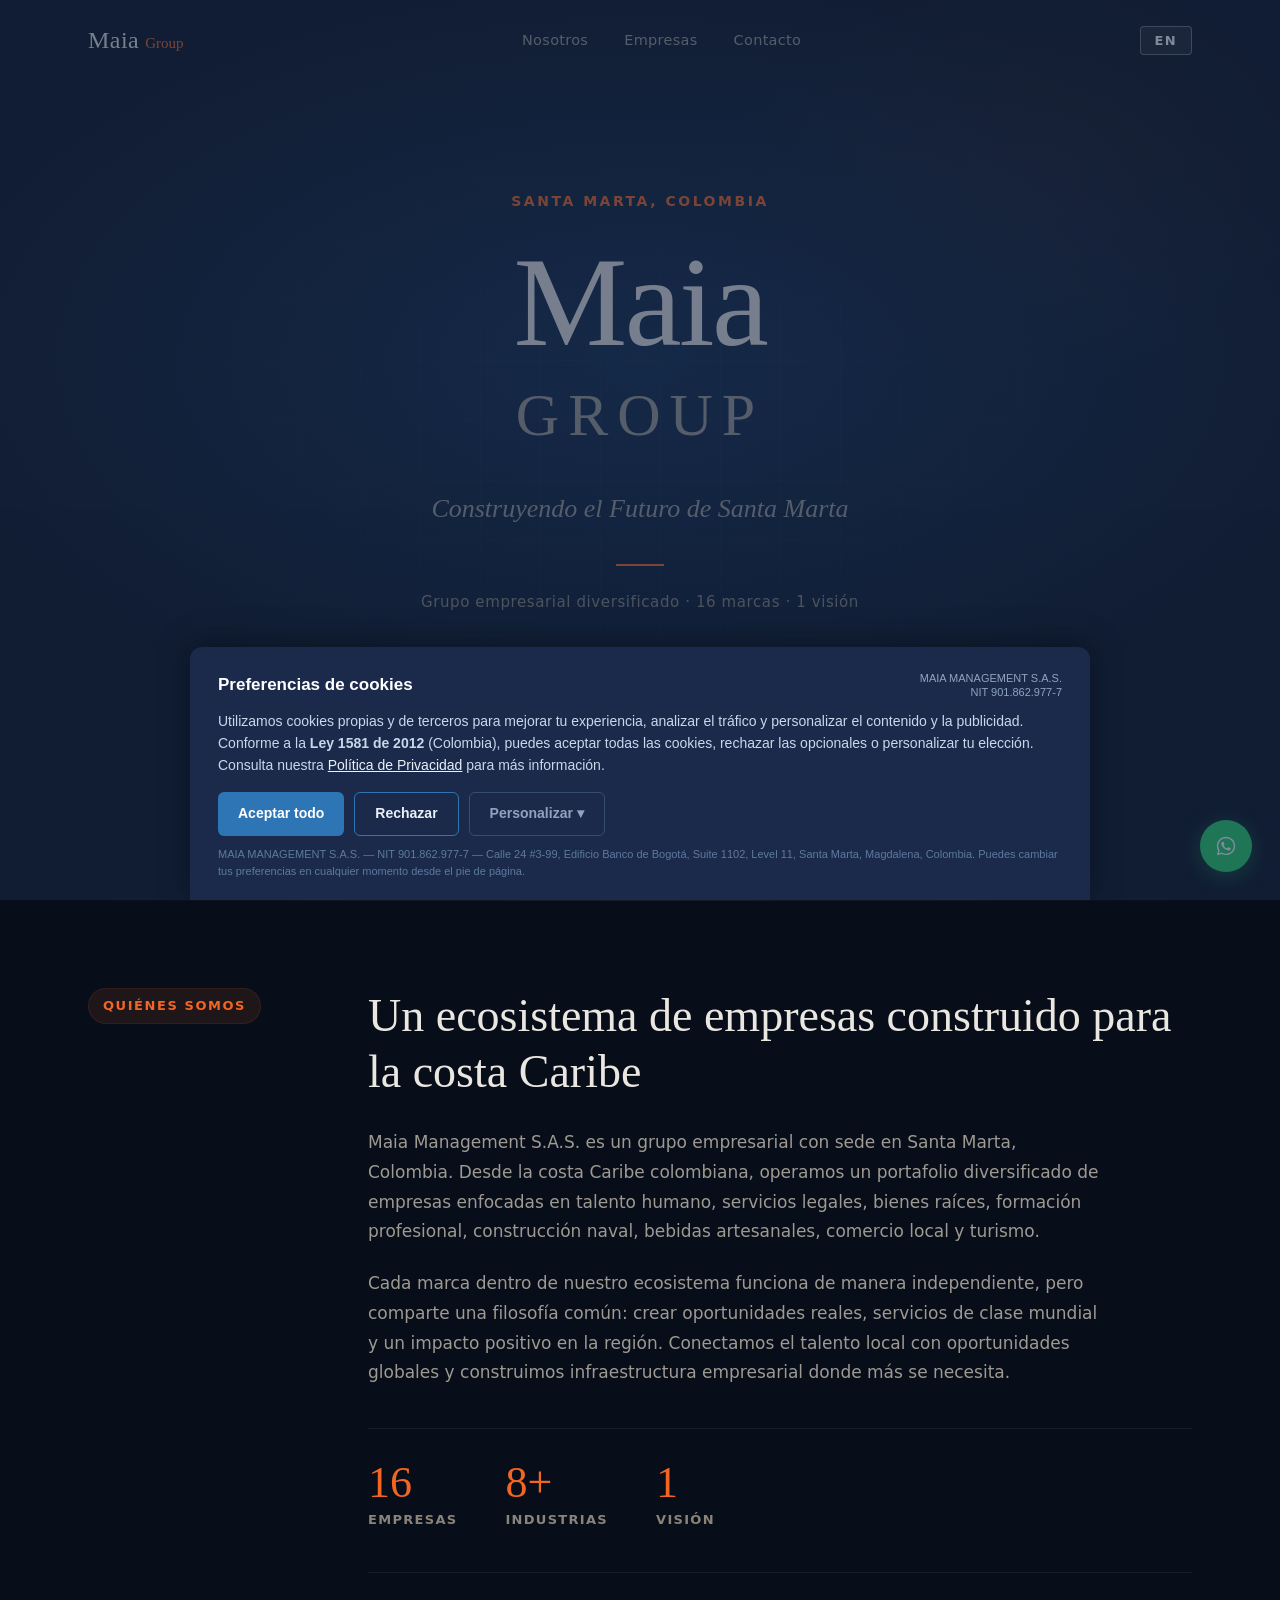
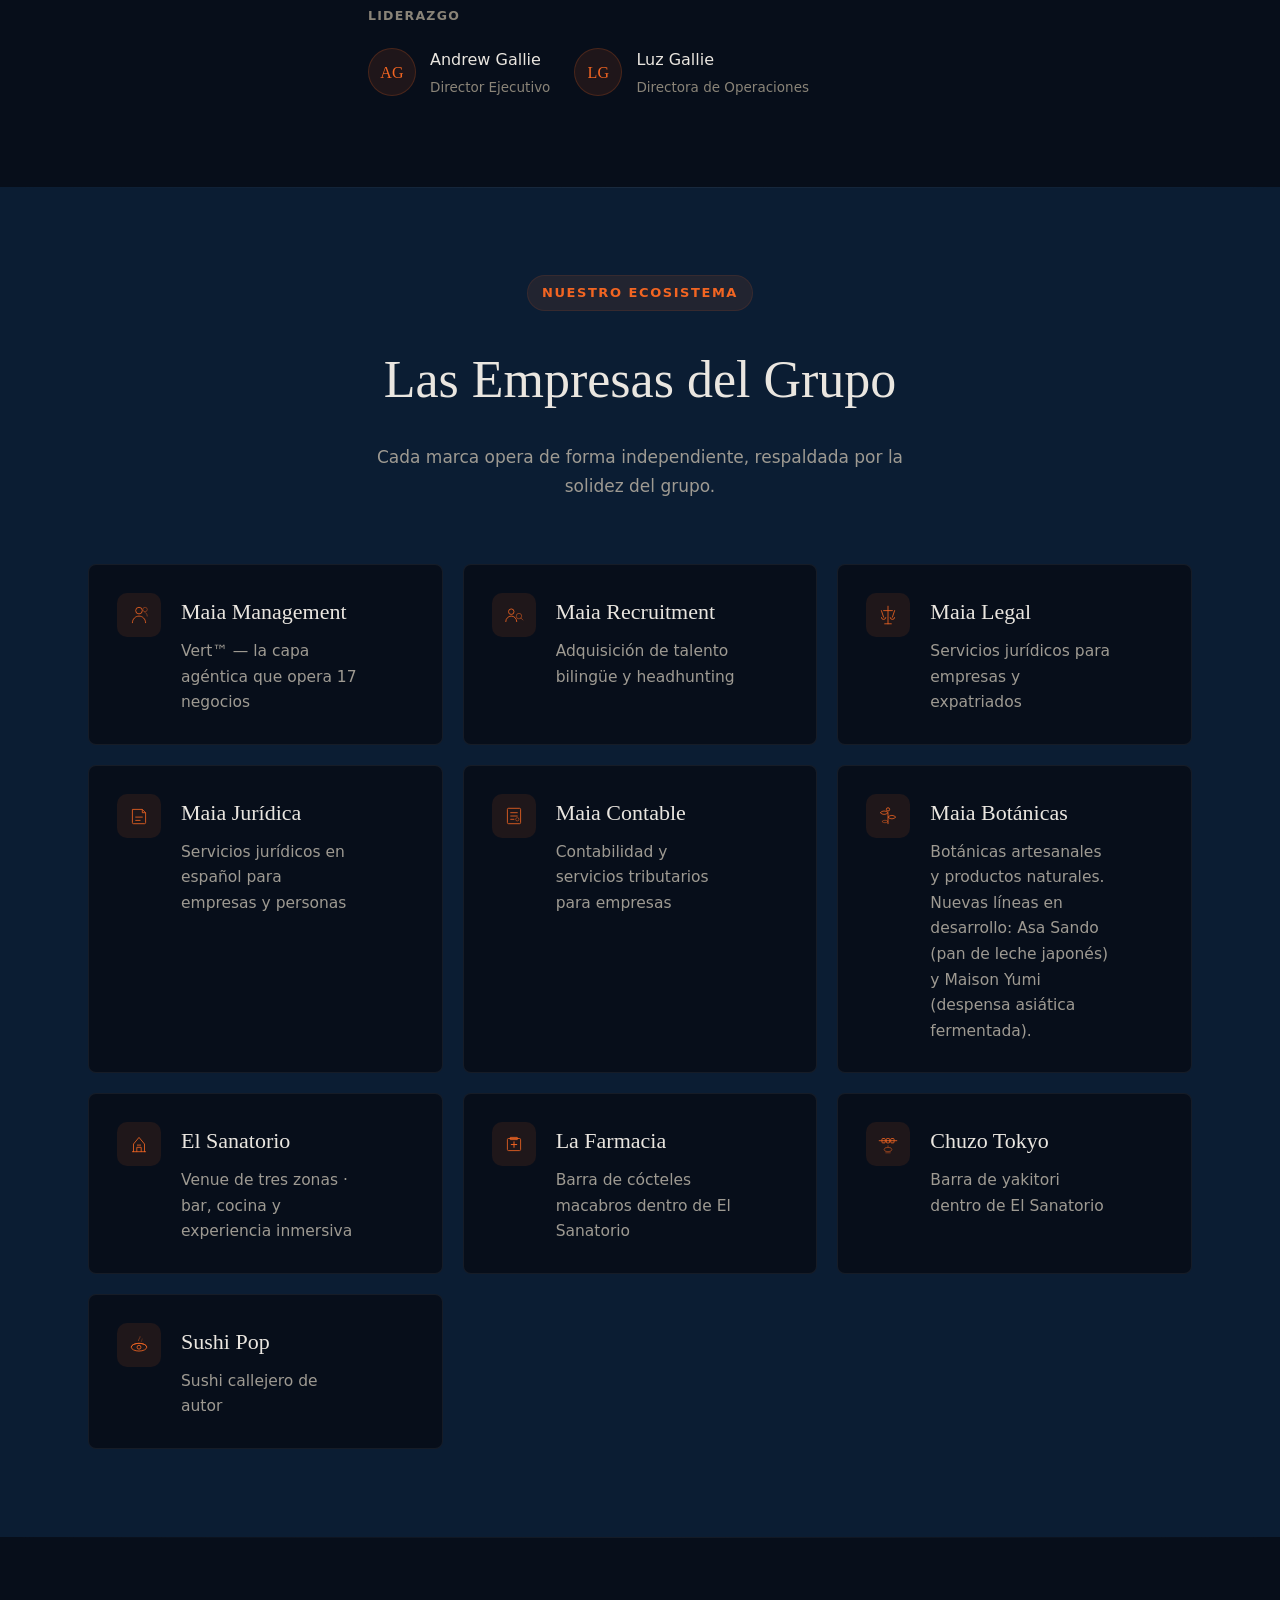
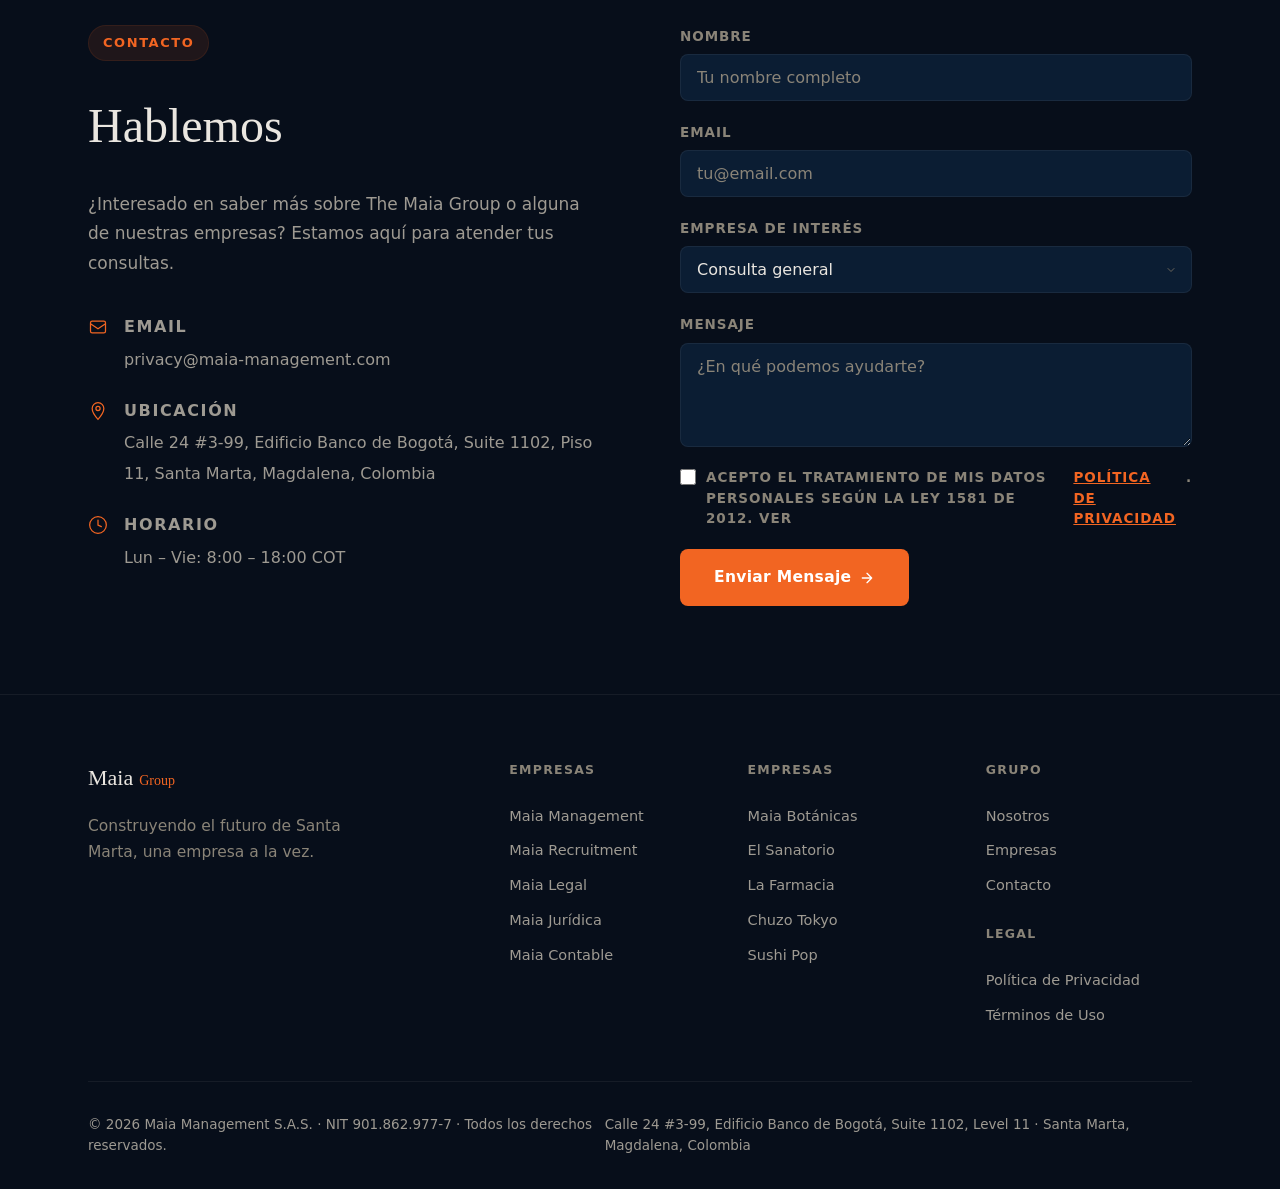
<file: index.html>
<!DOCTYPE html>
<html lang="es"
      data-title-es="The Maia Group | Construyendo el Futuro de Santa Marta"
      data-title-en="The Maia Group | Building the Future of Santa Marta"
      data-desc-es="Grupo empresarial diversificado con sede en Santa Marta, Colombia. 16 marcas operando en talento, derecho, contabilidad, marketing, bienes raíces, formación, naval, botánicas, hospitalidad, gastronomía y turismo."
      data-desc-en="Diversified business group headquartered in Santa Marta, Colombia. 16 brands across talent, legal, accounting, marketing, real estate, education, marine, botanicals, hospitality, food &amp; tourism."
      data-lang-default="es"
      data-lang-toggle="navigate">
<head>
<meta charset="UTF-8">
  <script src="/consent-banner.js?v=20260530" defer></script>
<meta name="viewport" content="width=device-width, initial-scale=1.0">
<title>The Maia Group | Construyendo el Futuro de Santa Marta</title>
<meta name="description" content="Grupo empresarial en Santa Marta con marcas de talento, legal, contabilidad, marketing, bienes raíces, formación, hospitalidad, gastronomía y tecnología.">
<meta name="keywords" content="Maia Group, grupo empresarial Colombia, Santa Marta, holding company Colombia, Maia Management, Vert, Maia Recruitment, Maia Legal, Maia Jurídica, Maia Realty, Maia Masters, Maia Contable, Maia Marketing, Maia Botánicas, Mapana Marine, Be Vida, LlevaLleva, El Sanatorio, Chuzo Tokyo, Ruta Colombia, Sushi Pop">
<meta name="robots" content="index, follow, max-snippet:-1, max-image-preview:large, max-video-preview:-1">
<meta name="author" content="Maia Management S.A.S.">
<link rel="canonical" href="https://the-maia-group.com/">
<!-- hreflang: ES at /, EN at /en/ — reciprocal and indexable. -->
<link rel="alternate" hreflang="es" href="https://the-maia-group.com/">
<link rel="alternate" hreflang="en" href="https://the-maia-group.com/en/">
<link rel="alternate" hreflang="x-default" href="https://the-maia-group.com/">
<meta name="geo.region" content="CO-MAG">
<meta name="geo.placename" content="Santa Marta, Colombia">
<meta name="ICBM" content="11.2408,-74.1990">

<!-- Open Graph -->
<meta property="og:type" content="website">
<meta property="og:title" content="The Maia Group — Construyendo el Futuro de Santa Marta">
<meta property="og:description" content="Grupo empresarial diversificado con sede en Santa Marta, Colombia. Talento, derecho, bienes raíces, formación, operaciones marítimas y más.">
<meta property="og:url" content="https://the-maia-group.com/">
<meta property="og:site_name" content="The Maia Group">
<meta property="og:locale" content="es_CO">
<meta property="og:locale:alternate" content="en_US">
<meta property="og:image" content="https://the-maia-group.com/og-image.png">
<meta property="og:image:width" content="1200">
<meta property="og:image:height" content="630">
<meta property="og:image:alt" content="The Maia Group — Grupo empresarial diversificado en Santa Marta, Colombia">

<!-- Twitter Card -->
<meta name="twitter:card" content="summary_large_image">
<meta name="twitter:title" content="The Maia Group — Construyendo el Futuro de Santa Marta">
<meta name="twitter:description" content="Grupo empresarial diversificado con sede en Santa Marta, Colombia.">
<meta name="twitter:image" content="https://the-maia-group.com/og-image.png">
<meta name="twitter:site" content="@MaiaGroupCO">
<meta name="twitter:creator" content="@MaiaGroupCO">

<!-- Favicons -->
<link rel="icon" type="image/svg+xml" href="/favicon.svg">
<link rel="icon" type="image/png" sizes="32x32" href="/favicon-32x32.png?v=20260524-r1">
<link rel="icon" type="image/png" sizes="16x16" href="/favicon-16x16.png?v=20260524-r1">
<link rel="icon" type="image/x-icon" href="/favicon.ico">
<link rel="apple-touch-icon" sizes="180x180" href="/apple-touch-icon.png?v=20260524-r1">
<link rel="manifest" href="/site.webmanifest">
<meta name="theme-color" content="#0B1D33">

<!-- Structured Data -->
<script type="application/ld+json">
{
  "@context": "https://schema.org",
  "@type": "Organization",
  "@id": "https://the-maia-group.com/#organization",
  "name": "The Maia Group",
  "alternateName": ["Maia Management S.A.S.", "Grupo Maia", "Maia Group"],
  "legalName": "Maia Management S.A.S.",
  "taxID": "901.862.977-7",
  "vatID": "901.862.977-7",
  "identifier": {"@type": "PropertyValue", "propertyID": "NIT", "value": "901.862.977-7"},
  "description": "Grupo empresarial diversificado con sede en Santa Marta, Colombia. 16 marcas operando en talento humano, derecho, contabilidad, marketing, bienes raíces, formación, construcción naval, botánicas, hospitalidad, gastronomía y turismo.",
  "url": "https://the-maia-group.com",
  "logo": "https://the-maia-group.com/og-image.png",
  "image": "https://the-maia-group.com/og-image.png",
  "foundingLocation": {"@type": "Place", "name": "Santa Marta, Magdalena, Colombia"},
  "address": {
    "@type": "PostalAddress",
    "streetAddress": "Calle 24 #3-99, Edificio Banco de Bogotá, Suite 1102, Piso 11",
    "addressLocality": "Santa Marta",
    "addressRegion": "Magdalena",
    "postalCode": "470004",
    "addressCountry": "CO"
  },
  "areaServed": [
    {"@type": "City", "name": "Santa Marta"},
    {"@type": "Country", "name": "Colombia"},
    {"@type": "Country", "name": "United States"}
  ],
  "member": [
    {"@type": "Person", "name": "Andrew Gallie", "jobTitle": "CEO"},
    {"@type": "Person", "name": "Luz Gallie", "jobTitle": "COO"}
  ],
  "subOrganization": [
    {"@type": "Organization", "name": "Maia Management", "description": "Vert — capa agéntica de operaciones que opera todo el portafolio Maia", "url": "https://maia-management.com"},
    {"@type": "Organization", "name": "Maia Legal", "description": "Servicios legales corporativos y migratorios", "url": "https://maia-legal.com"},
    {"@type": "Organization", "name": "Maia Jurídica", "description": "Servicios jurídicos en español para empresas y personas en Colombia", "url": "https://maia-juridica.com"},
    {"@type": "Organization", "name": "Maia Contable", "description": "Servicios contables y tributarios para empresas en Colombia", "url": "https://maia-contable.com"},
    {"@type": "Organization", "name": "Maia Marketing", "description": "Agencia de marketing y comunicación digital", "url": "https://maia-marketing.com"},
    {"@type": "Organization", "name": "Maia Realty", "description": "Bienes raíces y desarrollo inmobiliario", "url": "https://maia-realty.com"},
    {"@type": "EducationalOrganization", "name": "Maia Masters Academy", "description": "Cursos cortos de formación profesional en Santa Marta", "url": "https://maia-masters.com"},
    {"@type": "Organization", "name": "Mapana Marine", "description": "Fabricación de embarcaciones RIB y operaciones marítimas", "url": "https://mapana-marine.com"},
    {"@type": "Organization", "name": "Be Vida", "description": "Bebidas botánicas artesanales", "url": "https://be-vida.com"},
    {"@type": "Organization", "name": "Maia Botánicas", "description": "Botánicas artesanales y productos naturales. Nuevas líneas en desarrollo: Asa Sando y Maison Yumi", "url": "https://maia-botanicas.com"},
    {"@type": "Organization", "name": "LlevaLleva", "description": "Plataforma de clasificados y marketplace en Santa Marta. Futuro hogar de las líneas de Maia Botánicas (Asa Sando, Maison Yumi)", "url": "https://lleva-lleva.com"},
    {"@type": "Organization", "name": "El Sanatorio", "description": "Venue de tres zonas: bar, cocina y experiencia inmersiva", "url": "https://el-sanatorio.com"},
    {"@type": "Organization", "name": "Ruta Colombia", "description": "Turismo y experiencias en Colombia", "url": "https://ruta-colombia.com"},
    {"@type": "Organization", "name": "Maia Recruitment", "description": "Adquisición de talento bilingüe y headhunting", "url": "https://maia-recruitment.com"},
    {"@type": "Organization", "name": "La Farmacia", "description": "Barra de cócteles macabros dentro de El Sanatorio", "url": "https://el-sanatorio.com/la-farmacia/"},
    {"@type": "Organization", "name": "Chuzo Tokyo", "description": "Barra de yakitori dentro de El Sanatorio", "url": "https://el-sanatorio.com/chuzo-tokyo/"},
    {"@type": "Organization", "name": "Sushi Pop", "description": "Restaurante japonés en Santa Marta", "url": "https://sushi-pop.co"}
  ],
  "numberOfEmployees": {"@type": "QuantitativeValue", "minValue": 25},
  "knowsLanguage": ["es", "en"]
}
</script>


<!-- Styles -->
<link rel="stylesheet" href="css/styles.css?v=20260511-typo1">
</head>
<body>

<!-- Navigation -->
<nav class="nav" id="nav">
  <div class="nav__inner">
    <a href="#hero" class="nav__logo" aria-label="The Maia Group home">
      <span class="nav__logo-the">The</span>
      <span class="nav__logo-maia">Maia</span>
      <span class="nav__logo-group">Group</span>
    </a>
    <div class="nav__links" id="navLinks">
      <a href="#nosotros" class="nav__link" data-i18n="nav.about">Nosotros</a>
      <a href="#empresas" class="nav__link" data-i18n="nav.companies">Empresas</a>
      <a href="#contacto" class="nav__link" data-i18n="nav.contact">Contacto</a>
    </div>
    <div class="nav__actions">
<button type="button" class="nav__lang" id="langToggle">EN</button>
<button type="button" class="nav__toggle" id="navToggle" aria-label="Abrir menú">
        <span></span>
        <span></span>
        <span></span>
      </button>
    </div>
  </div>
</nav>

<!-- Hero -->
<header class="hero" id="hero">
  <div class="hero__bg">
    <div class="hero__gradient"></div>
    <div class="hero__grid-pattern"></div>
  </div>
  <div class="hero__content">
    <p class="hero__location">Santa Marta, Colombia</p>
    <h1 class="hero__title">
      <span class="hero__title-the">The</span>
      <span class="hero__title-maia">Maia</span>
      <span class="hero__title-group">Group</span>
    </h1>
    <p class="hero__tagline" data-i18n="hero.tagline">Construyendo el Futuro de Santa Marta</p>
    <div class="hero__line"></div>
    <p class="hero__sub" data-i18n="hero.sub">Grupo empresarial diversificado &middot; 16 marcas &middot; 1 visión</p>
    <a href="#empresas" class="hero__cta" data-i18n="hero.cta">Conoce Nuestras Empresas</a>
  </div>
  <div class="hero__scroll">
    <span>Scroll</span>
    <div class="hero__scroll-line"></div>
  </div>
</header>

<!-- About -->
<!-- FIX #4: Added scroll-margin-top via inline style to prevent sticky nav covering section heading -->
<section class="about" id="nosotros">
  <div class="container">
    <div class="about__grid">
      <div class="about__label">
        <span class="section-tag" data-i18n="about.tag">Quiénes Somos</span>
      </div>
      <div class="about__content">
        <h2 class="about__title" data-i18n="about.title">Un ecosistema de empresas construido para la costa Caribe</h2>
        <p class="about__text" data-i18n="about.p1">
          Maia Management S.A.S. es un grupo empresarial con sede en Santa Marta, Colombia. Desde la costa Caribe colombiana,
          operamos un portafolio diversificado de empresas enfocadas en talento humano, servicios legales, bienes raíces,
          formación profesional, construcción naval, bebidas artesanales, comercio local y turismo.
        </p>
        <p class="about__text" data-i18n="about.p2">
          Cada marca dentro de nuestro ecosistema funciona de manera independiente, pero comparte una filosofía común:
          crear oportunidades reales, servicios de clase mundial y un impacto positivo en la región. Conectamos el talento
          local con oportunidades globales y construimos infraestructura empresarial donde más se necesita.
        </p>
        <div class="about__stats">
          <div class="stat">
            <span class="stat__number">16</span>
            <span class="stat__label" data-i18n="stat.companies">Empresas</span>
          </div>
          <div class="stat">
            <span class="stat__number">8+</span>
            <span class="stat__label" data-i18n="stat.industries">Industrias</span>
          </div>
          <div class="stat">
            <span class="stat__number">1</span>
            <span class="stat__label" data-i18n="stat.vision">Visión</span>
          </div>
        </div>
        <div class="about__leadership">
          <h3 class="about__leadership-title" data-i18n="leadership.title">Liderazgo</h3>
          <div class="about__leaders">
            <div class="about__leader">
              <div class="about__leader-avatar">AG</div>
              <div class="about__leader-info">
                <strong class="about__leader-name">Andrew Gallie</strong>
                <span class="about__leader-role" data-i18n="leadership.ceo">Director Ejecutivo</span>
              </div>
            </div>
            <div class="about__leader">
              <div class="about__leader-avatar">LG</div>
              <div class="about__leader-info">
                <strong class="about__leader-name">Luz Gallie</strong>
                <span class="about__leader-role" data-i18n="leadership.coo">Directora de Operaciones</span>
              </div>
            </div>
          </div>
        </div>
      </div>
    </div>
  </div>
</section>

<!-- Brands -->
<!-- FIX #4: scroll-margin-top applied via CSS class anchor-section -->
<section class="brands" id="empresas">
  <div class="container">
    <div class="brands__header">
      <span class="section-tag" data-i18n="brands.tag">Nuestro Ecosistema</span>
      <h2 class="brands__title" data-i18n="brands.title">Las Empresas del Grupo</h2>
      <p class="brands__subtitle" data-i18n="brands.subtitle">Cada marca opera de forma independiente, respaldada por la solidez del grupo.</p>
    </div>

    <div class="brands__grid">

      <!-- Maia Management -->
      <a href="https://maia-management.com" target="_blank" rel="noopener" class="brand-card" data-accent="management">
        <div class="brand-card__icon">
          <svg viewBox="0 0 40 40" fill="none" xmlns="http://www.w3.org/2000/svg">
            <circle cx="20" cy="12" r="6" stroke="currentColor" stroke-width="1.5"/>
            <path d="M8 34c0-6.627 5.373-12 12-12s12 5.373 12 12" stroke="currentColor" stroke-width="1.5" stroke-linecap="round"/>
            <circle cx="31" cy="10" r="4" stroke="currentColor" stroke-width="1.5" opacity="0.5"/>
            <path d="M35 22c0-3.5-2-6-4.5-7" stroke="currentColor" stroke-width="1.5" stroke-linecap="round" opacity="0.5"/>
          </svg>
        </div>
        <div class="brand-card__content">
          <h3 class="brand-card__name">Maia Management</h3>
          <p class="brand-card__desc" data-i18n="brand.management.desc">Vert™ — la capa agéntica que opera 17 negocios</p>
        </div>
        <div class="brand-card__arrow">
          <svg viewBox="0 0 24 24" fill="none" stroke="currentColor" stroke-width="1.5" stroke-linecap="round" stroke-linejoin="round"><path d="M7 17L17 7M17 7H7M17 7v10"/></svg>
        </div>
      </a>

      <!-- Maia Recruitment -->
      <a href="https://maia-recruitment.com" target="_blank" rel="noopener" class="brand-card" data-accent="recruitment">
        <div class="brand-card__icon">
          <svg viewBox="0 0 40 40" fill="none" xmlns="http://www.w3.org/2000/svg">
            <circle cx="15" cy="14" r="5" stroke="currentColor" stroke-width="1.5"/>
            <path d="M5 32c0-5.523 4.477-10 10-10s10 4.477 10 10" stroke="currentColor" stroke-width="1.5" stroke-linecap="round"/>
            <circle cx="29" cy="22" r="5" stroke="currentColor" stroke-width="1.5" opacity="0.6"/>
            <path d="M32.5 25.5L36 29" stroke="currentColor" stroke-width="1.5" stroke-linecap="round" opacity="0.6"/>
          </svg>
        </div>
        <div class="brand-card__content">
          <h3 class="brand-card__name">Maia Recruitment</h3>
          <p class="brand-card__desc" data-i18n="brand.recruitment.desc">Adquisición de talento bilingüe y headhunting</p>
        </div>
        <div class="brand-card__arrow">
          <svg viewBox="0 0 24 24" fill="none" stroke="currentColor" stroke-width="1.5" stroke-linecap="round" stroke-linejoin="round"><path d="M7 17L17 7M17 7H7M17 7v10"/></svg>
        </div>
      </a>

      <!-- Maia Legal -->
      <a href="https://maia-legal.com" target="_blank" rel="noopener" class="brand-card" data-accent="legal">
        <div class="brand-card__icon">
          <svg viewBox="0 0 40 40" fill="none" xmlns="http://www.w3.org/2000/svg">
            <path d="M20 4v32M12 12h16" stroke="currentColor" stroke-width="1.5" stroke-linecap="round"/>
            <path d="M8 12l4 12M32 12l-4 12" stroke="currentColor" stroke-width="1.5" stroke-linecap="round"/>
            <path d="M8 24a4 4 0 008 0M24 24a4 4 0 008 0" stroke="currentColor" stroke-width="1.5"/>
            <path d="M14 36h12" stroke="currentColor" stroke-width="1.5" stroke-linecap="round"/>
          </svg>
        </div>
        <div class="brand-card__content">
          <h3 class="brand-card__name">Maia Legal</h3>
          <p class="brand-card__desc" data-i18n="brand.legal.desc">Servicios jurídicos para empresas y expatriados</p>
        </div>
        <div class="brand-card__arrow">
          <svg viewBox="0 0 24 24" fill="none" stroke="currentColor" stroke-width="1.5" stroke-linecap="round" stroke-linejoin="round"><path d="M7 17L17 7M17 7H7M17 7v10"/></svg>
        </div>
      </a>

      <!-- Maia Jurídica -->
      <a href="https://maia-juridica.com" target="_blank" rel="noopener" class="brand-card" data-accent="juridica">
        <div class="brand-card__icon">
          <svg viewBox="0 0 40 40" fill="none" xmlns="http://www.w3.org/2000/svg">
            <path d="M8 8h18l6 6v18a2 2 0 01-2 2H10a2 2 0 01-2-2V8z" stroke="currentColor" stroke-width="1.5" stroke-linejoin="round"/>
            <path d="M26 8v6h6" stroke="currentColor" stroke-width="1.5" stroke-linejoin="round"/>
            <path d="M14 22h12M14 28h8" stroke="currentColor" stroke-width="1.5" stroke-linecap="round"/>
          </svg>
        </div>
        <div class="brand-card__content">
          <h3 class="brand-card__name">Maia Jurídica</h3>
          <p class="brand-card__desc" data-i18n="brand.juridica.desc">Servicios jurídicos en español para empresas y personas</p>
        </div>
        <div class="brand-card__arrow">
          <svg viewBox="0 0 24 24" fill="none" stroke="currentColor" stroke-width="1.5" stroke-linecap="round" stroke-linejoin="round"><path d="M7 17L17 7M17 7H7M17 7v10"/></svg>
        </div>
      </a>

      <!-- Maia Contable -->
      <a href="https://maia-contable.com" target="_blank" rel="noopener" class="brand-card" data-accent="contable">
        <div class="brand-card__icon">
          <svg viewBox="0 0 40 40" fill="none" xmlns="http://www.w3.org/2000/svg">
            <rect x="8" y="6" width="24" height="28" rx="2" stroke="currentColor" stroke-width="1.5"/>
            <path d="M14 14h12M14 20h12M14 26h6" stroke="currentColor" stroke-width="1.5" stroke-linecap="round"/>
            <circle cx="26" cy="26" r="3" stroke="currentColor" stroke-width="1.5" opacity="0.6"/>
          </svg>
        </div>
        <div class="brand-card__content">
          <h3 class="brand-card__name">Maia Contable</h3>
          <p class="brand-card__desc" data-i18n="brand.contable.desc">Contabilidad y servicios tributarios para empresas</p>
        </div>
        <div class="brand-card__arrow">
          <svg viewBox="0 0 24 24" fill="none" stroke="currentColor" stroke-width="1.5" stroke-linecap="round" stroke-linejoin="round"><path d="M7 17L17 7M17 7H7M17 7v10"/></svg>
        </div>
      </a>

      <!-- Maia Marketing -->
      <!-- Maia Realty -->
      <!-- Maia Masters -->
      <!-- Be Vida -->
      <!-- Maia Botánicas -->
      <a href="https://maia-botanicas.com" target="_blank" rel="noopener" class="brand-card" data-accent="botanicas">
        <div class="brand-card__icon">
          <svg viewBox="0 0 40 40" fill="none" xmlns="http://www.w3.org/2000/svg">
            <path d="M20 34V14" stroke="currentColor" stroke-width="1.5" stroke-linecap="round"/>
            <path d="M20 14c-4-4-10-4-14 0 4 4 10 4 14 0z" stroke="currentColor" stroke-width="1.5" stroke-linejoin="round"/>
            <path d="M20 22c4-4 10-4 14 0-4 4-10 4-14 0z" stroke="currentColor" stroke-width="1.5" stroke-linejoin="round"/>
            <path d="M20 30c-3-3-8-3-11 0 3 3 8 3 11 0z" stroke="currentColor" stroke-width="1.5" stroke-linejoin="round" opacity="0.6"/>
            <circle cx="20" cy="8" r="3" stroke="currentColor" stroke-width="1.5"/>
          </svg>
        </div>
        <div class="brand-card__content">
          <h3 class="brand-card__name">Maia Botánicas</h3>
          <p class="brand-card__desc" data-i18n="brand.botanicas.desc">Botánicas artesanales y productos naturales. Nuevas líneas en desarrollo: Asa Sando (pan de leche japonés) y Maison Yumi (despensa asiática fermentada).</p>
        </div>
        <div class="brand-card__arrow">
          <svg viewBox="0 0 24 24" fill="none" stroke="currentColor" stroke-width="1.5" stroke-linecap="round" stroke-linejoin="round"><path d="M7 17L17 7M17 7H7M17 7v10"/></svg>
        </div>
      </a>

      <!-- LlevaLleva -->
      <!-- Mapana Marine -->
      <!-- El Sanatorio -->
      <a href="https://el-sanatorio.com" target="_blank" rel="noopener" class="brand-card" data-accent="sanatorio">
        <div class="brand-card__icon">
          <svg viewBox="0 0 40 40" fill="none" xmlns="http://www.w3.org/2000/svg">
            <path d="M8 34h24" stroke="currentColor" stroke-width="1.5" stroke-linecap="round"/>
            <path d="M10 34V20l10-12 10 12v14" stroke="currentColor" stroke-width="1.5" stroke-linecap="round" stroke-linejoin="round"/>
            <path d="M16 34v-8h8v8" stroke="currentColor" stroke-width="1.5" stroke-linecap="round"/>
            <path d="M17 22h6" stroke="currentColor" stroke-width="1.5" stroke-linecap="round"/>
          </svg>
        </div>
        <div class="brand-card__content">
          <h3 class="brand-card__name">El Sanatorio</h3>
          <p class="brand-card__desc" data-i18n="brand.sanatorio.desc">Venue de tres zonas &middot; bar, cocina y experiencia inmersiva</p>
        </div>
        <div class="brand-card__arrow">
          <svg viewBox="0 0 24 24" fill="none" stroke="currentColor" stroke-width="1.5" stroke-linecap="round" stroke-linejoin="round"><path d="M7 17L17 7M17 7H7M17 7v10"/></svg>
        </div>
      </a>

      <!-- La Farmacia -->
      <a href="https://el-sanatorio.com/la-farmacia/" target="_blank" rel="noopener" class="brand-card" data-accent="farmacia">
        <div class="brand-card__icon">
          <svg viewBox="0 0 40 40" fill="none" xmlns="http://www.w3.org/2000/svg">
            <rect x="8" y="10" width="24" height="22" rx="2" stroke="currentColor" stroke-width="1.5"/>
            <path d="M14 8h12v4H14z" stroke="currentColor" stroke-width="1.5" stroke-linecap="round"/>
            <path d="M20 16v10M15 21h10" stroke="currentColor" stroke-width="1.8" stroke-linecap="round"/>
          </svg>
        </div>
        <div class="brand-card__content">
          <h3 class="brand-card__name">La Farmacia</h3>
          <p class="brand-card__desc" data-i18n="brand.farmacia.desc">Barra de c&oacute;cteles macabros dentro de El Sanatorio</p>
        </div>
        <div class="brand-card__arrow">
          <svg viewBox="0 0 24 24" fill="none" stroke="currentColor" stroke-width="1.5" stroke-linecap="round" stroke-linejoin="round"><path d="M7 17L17 7M17 7H7M17 7v10"/></svg>
        </div>
      </a>

      <!-- Chuzo Tokyo -->
      <a href="https://el-sanatorio.com/chuzo-tokyo/" target="_blank" rel="noopener" class="brand-card" data-accent="chuzo">
        <div class="brand-card__icon">
          <svg viewBox="0 0 40 40" fill="none" xmlns="http://www.w3.org/2000/svg">
            <line x1="4" y1="14" x2="36" y2="14" stroke="currentColor" stroke-width="1.5" stroke-linecap="round"/>
            <rect x="9" y="10" width="6" height="8" rx="1.5" stroke="currentColor" stroke-width="1.5"/>
            <rect x="17" y="10" width="6" height="8" rx="1.5" stroke="currentColor" stroke-width="1.5"/>
            <rect x="25" y="10" width="6" height="8" rx="1.5" stroke="currentColor" stroke-width="1.5"/>
            <ellipse cx="20" cy="30" rx="7" ry="4" stroke="currentColor" stroke-width="1.5" opacity="0.6"/>
            <path d="M20 26v-3M16 36h8" stroke="currentColor" stroke-width="1.5" stroke-linecap="round" opacity="0.5"/>
          </svg>
        </div>
        <div class="brand-card__content">
          <h3 class="brand-card__name">Chuzo Tokyo</h3>
          <p class="brand-card__desc" data-i18n="brand.chuzo.desc">Barra de yakitori dentro de El Sanatorio</p>
        </div>
        <div class="brand-card__arrow">
          <svg viewBox="0 0 24 24" fill="none" stroke="currentColor" stroke-width="1.5" stroke-linecap="round" stroke-linejoin="round"><path d="M7 17L17 7M17 7H7M17 7v10"/></svg>
        </div>
      </a>

      <!-- Ruta Colombia -->
      <!-- Sushi Pop -->
      <a href="https://sushi-pop.co" target="_blank" rel="noopener" class="brand-card" data-accent="sushi">
        <div class="brand-card__icon">
          <svg viewBox="0 0 40 40" fill="none" xmlns="http://www.w3.org/2000/svg">
            <ellipse cx="20" cy="24" rx="14" ry="7" stroke="currentColor" stroke-width="1.5"/>
            <path d="M6 24c0-3.866 6.268-7 14-7s14 3.134 14 7" stroke="currentColor" stroke-width="1.5"/>
            <circle cx="20" cy="24" r="3.5" stroke="currentColor" stroke-width="1.5"/>
            <path d="M19 12c0-3 3-4 3-7" stroke="currentColor" stroke-width="1.5" stroke-linecap="round" opacity="0.5"/>
            <path d="M24 14c0-2 2-3 2-5" stroke="currentColor" stroke-width="1.5" stroke-linecap="round" opacity="0.3"/>
          </svg>
        </div>
        <div class="brand-card__content">
          <h3 class="brand-card__name">Sushi Pop</h3>
          <p class="brand-card__desc" data-i18n="brand.sushi.desc">Sushi callejero de autor</p>
        </div>
        <div class="brand-card__arrow">
          <svg viewBox="0 0 24 24" fill="none" stroke="currentColor" stroke-width="1.5" stroke-linecap="round" stroke-linejoin="round"><path d="M7 17L17 7M17 7H7M17 7v10"/></svg>
        </div>
      </a>

    </div>
  </div>
</section>

<!-- Contact -->
<!-- FIX #1: Netlify Forms — action="/success" prevents the 404 on submit;
     Netlify intercepts the POST and redirects to /success (a lightweight
     inline page defined in netlify.toml or as a real file). The hidden
     input form-name and data-netlify="true" are already present and correct. -->
<section class="contact" id="contacto">
  <div class="container">
    <div class="contact__grid">
      <div class="contact__info">
        <span class="section-tag" data-i18n="contact.tag">Contacto</span>
        <h2 class="contact__title" data-i18n="contact.title">Hablemos</h2>
        <p class="contact__text" data-i18n="contact.text">
          ¿Interesado en saber más sobre The Maia Group o alguna de nuestras empresas?
          Estamos aquí para atender tus consultas.
        </p>
        <div class="contact__details">
          <div class="contact__item">
            <svg viewBox="0 0 24 24" fill="none" stroke="currentColor" stroke-width="1.5" stroke-linecap="round"><path d="M3 8l9 6 9-6M5 19h14a2 2 0 002-2V7a2 2 0 00-2-2H5a2 2 0 00-2 2v10a2 2 0 002 2z"/></svg>
            <div>
              <span class="contact__item-label" data-i18n="contact.email-label">Email</span>
              <!--email_off--><a href="mailto:privacy@maia-management.com">privacy@maia-management.com</a><!--/email_off-->
            </div>
          </div>
          <div class="contact__item">
            <svg viewBox="0 0 24 24" fill="none" stroke="currentColor" stroke-width="1.5" stroke-linecap="round"><path d="M12 2C8.13 2 5 5.13 5 9c0 5.25 7 13 7 13s7-7.75 7-13c0-3.87-3.13-7-7-7z"/><circle cx="12" cy="9" r="2.5"/></svg>
            <div>
              <span class="contact__item-label" data-i18n="contact.location-label">Ubicación</span>
              <span data-i18n="contact.location-value">Calle 24 #3-99, Edificio Banco de Bogotá, Suite 1102, Piso 11, Santa Marta, Magdalena, Colombia</span>
            </div>
          </div>
          <div class="contact__item">
            <svg viewBox="0 0 24 24" fill="none" stroke="currentColor" stroke-width="1.5" stroke-linecap="round"><path d="M12 22c5.523 0 10-4.477 10-10S17.523 2 12 2 2 6.477 2 12s4.477 10 10 10z"/><path d="M12 6v6l4 2"/></svg>
            <div>
              <span class="contact__item-label" data-i18n="contact.hours-label">Horario</span>
              <span data-i18n="contact.hours-value">Lun – Vie: 8:00 – 18:00 COT</span>
            </div>
          </div>
        </div>
      </div>
      <div class="contact__form-wrap">
        <!-- FIX #1: Added action="/success" so Netlify redirects to our inline
             success page instead of its default 404-triggering thank-you page.
             netlify-honeypot and data-netlify attributes kept as-is. -->
        <form class="contact__form" id="contactForm" name="contact" method="POST"
              action="/success"
              data-netlify="true"
              netlify-honeypot="bot-field">
          <input type="hidden" name="form-name" value="contact">
          <p class="hidden"><label>No llenar: <input name="bot-field"></label></p>
          <div class="form-group">
            <label for="nombre" data-i18n="form.name">Nombre</label>
            <input type="text" id="nombre" name="nombre" required placeholder="Tu nombre completo" data-i18n-placeholder="form.name-placeholder">
          </div>
          <div class="form-group">
            <label for="email">Email</label>
            <input type="email" id="email" name="email" required placeholder="tu@email.com" data-i18n-placeholder="form.email-placeholder">
          </div>
          <div class="form-group">
            <label for="empresa" data-i18n="form.company">Empresa de interés</label>
            <select id="empresa" name="empresa">
              <option value="general" data-i18n="form.general">Consulta general</option>
              <option value="management">Maia Management</option>
              <option value="legal">Maia Legal</option>
              <option value="juridica">Maia Jurídica</option>
              <option value="contable">Maia Contable</option>
              <option value="marketing">Maia Marketing</option>
              <option value="realty">Maia Realty</option>
              <option value="masters">Maia Masters</option>
              <option value="bevida">Be Vida</option>
              <option value="botanicas">Maia Botánicas</option>
              <option value="lleva">LlevaLleva</option>
              <option value="marine">Mapana Marine</option>
              <option value="sanatorio">El Sanatorio</option>
              <option value="ruta">Ruta Colombia</option>
              <option value="recruitment">Maia Recruitment</option>
              <option value="chuzo">Chuzo Tokyo</option>
              <option value="sushi">Sushi Pop</option>
            </select>
          </div>
          <div class="form-group">
            <label for="mensaje" data-i18n="form.message">Mensaje</label>
            <textarea id="mensaje" name="mensaje" rows="4" required placeholder="¿En qué podemos ayudarte?" data-i18n-placeholder="form.message-placeholder"></textarea>
          </div>
          <div class="form-group form-group--checkbox">
            <label class="form-check-label">
              <input type="checkbox" name="consent" value="yes" required>
              Acepto el tratamiento de mis datos personales según la Ley 1581 de 2012. Ver <a href="/privacidad">Política de Privacidad</a>.
            </label>
          </div>
          <button type="submit" class="form-submit">
            <span data-i18n="form.submit">Enviar Mensaje</span>
            <svg viewBox="0 0 24 24" fill="none" stroke="currentColor" stroke-width="2" stroke-linecap="round" stroke-linejoin="round"><path d="M5 12h14M12 5l7 7-7 7"/></svg>
          </button>
        </form>
      </div>
    </div>
  </div>
</section>

<!-- Footer -->
<footer class="footer">
  <div class="container">
    <div class="footer__top">
      <div class="footer__brand">
        <span class="footer__logo">
          <span class="footer__logo-the">The</span>
          <span class="footer__logo-maia">Maia</span>
          <span class="footer__logo-group">Group</span>
        </span>
        <p class="footer__tagline" data-i18n="footer.tagline">Construyendo el futuro de Santa Marta, una empresa a la vez.</p>
      </div>
      <div class="footer__links">
        <div class="footer__col">
          <h3 data-i18n="footer.companies">Empresas</h3>
          <a href="https://maia-management.com" target="_blank" rel="noopener">Maia Management</a>
          <a href="https://maia-recruitment.com" target="_blank" rel="noopener">Maia Recruitment</a>
          <a href="https://maia-legal.com" target="_blank" rel="noopener">Maia Legal</a>
          <a href="https://maia-juridica.com" target="_blank" rel="noopener">Maia Jurídica</a>
          <a href="https://maia-contable.com" target="_blank" rel="noopener">Maia Contable</a>
          </div>
        <div class="footer__col">
          <h3 data-i18n="footer.companies">Empresas</h3>
          <a href="https://maia-botanicas.com" target="_blank" rel="noopener">Maia Botánicas</a>
          <a href="https://el-sanatorio.com" target="_blank" rel="noopener">El Sanatorio</a>
          <a href="https://el-sanatorio.com/la-farmacia/" target="_blank" rel="noopener">La Farmacia</a>
          <a href="https://el-sanatorio.com/chuzo-tokyo/" target="_blank" rel="noopener">Chuzo Tokyo</a>
          <a href="https://sushi-pop.co" target="_blank" rel="noopener">Sushi Pop</a>
        </div>
        <div class="footer__col">
          <h3 data-i18n="footer.group">Grupo</h3>
          <a href="#nosotros" data-i18n="nav.about">Nosotros</a>
          <a href="#empresas" data-i18n="nav.companies">Empresas</a>
          <a href="#contacto" data-i18n="nav.contact">Contacto</a>
          <!-- FIX #2: Legal links now point to inline pages that exist in the repo -->
          <h3 class="footer__col-h4-spacer" data-i18n="footer.legal">Legal</h3>
          <a href="/privacidad" data-i18n="footer.privacy">Política de Privacidad</a>
          <a href="/terminos" data-i18n="footer.terms">Términos de Uso</a>
        </div>
      </div>
    </div>
    <div class="footer__bottom">
      <p data-i18n="footer.copyright">&copy; 2026 Maia Management S.A.S. &middot; NIT 901.862.977-7 &middot; Todos los derechos reservados.</p>
      <p data-i18n="footer.address">Calle 24 #3-99, Edificio Banco de Bogotá, Suite 1102, Piso 11 &middot; Santa Marta, Magdalena, Colombia</p>
    </div>
  </div>
</footer>

<!-- FIX #3: WhatsApp floating button (bottom-right) -->
<a href="https://wa.me/19034598763"
   class="whatsapp-fab"
   target="_blank"
   rel="noopener noreferrer"
   aria-label="Chatea con nosotros en WhatsApp">
  <!-- Official WhatsApp glyph as inline SVG — no external image dependency -->
  <svg class="whatsapp-fab__icon" viewBox="0 0 32 32" fill="none" xmlns="http://www.w3.org/2000/svg" aria-hidden="true">
    <circle cx="16" cy="16" r="16" fill="#25D366"/>
    <path fill="#FFFFFF" d="M23.472 8.516A10.612 10.612 0 0 0 16.01 5.5C10.21 5.5 5.5 10.21 5.5 16.01c0 1.864.487 3.684 1.413 5.288L5.5 26.5l5.34-1.4a10.607 10.607 0 0 0 5.17 1.319h.005C21.81 26.419 26.5 21.71 26.5 15.91c0-2.836-1.104-5.503-3.028-7.394Zm-7.462 16.33h-.004a8.81 8.81 0 0 1-4.49-1.228l-.322-.191-3.338.875.89-3.254-.21-.334a8.804 8.804 0 0 1-1.35-4.704c0-4.87 3.963-8.831 8.836-8.831a8.774 8.774 0 0 1 6.246 2.588 8.776 8.776 0 0 1 2.582 6.252c-.002 4.872-3.964 8.827-8.84 8.827Zm4.843-6.61c-.266-.133-1.572-.775-1.815-.863-.244-.089-.421-.133-.599.133-.177.266-.687.863-.842 1.041-.155.177-.31.2-.577.067-.266-.134-1.124-.414-2.14-1.32-.79-.705-1.323-1.575-1.479-1.841-.155-.266-.017-.41.117-.542.12-.12.266-.31.4-.466.133-.155.177-.266.266-.443.089-.178.044-.333-.022-.466-.067-.133-.599-1.443-.82-1.975-.216-.52-.436-.449-.599-.457l-.51-.01a.977.977 0 0 0-.71.333c-.244.267-.93.909-.93 2.216s.953 2.57 1.086 2.747c.133.178 1.876 2.864 4.545 4.016.635.274 1.13.438 1.516.56.637.203 1.217.174 1.675.106.51-.076 1.572-.642 1.793-1.262.221-.62.221-1.152.155-1.262-.066-.111-.243-.178-.509-.311Z"/>
  </svg>
  <span class="whatsapp-fab__label" data-i18n="whatsapp.label">WhatsApp</span>
</a>

<!-- Cookie Consent Banner — Ley 1581 de 2012 (Colombia) -->
<div class="cookie-banner" id="cookieBanner" role="dialog" aria-live="polite" aria-label="Aviso de cookies y privacidad" hidden>
  <div class="cookie-banner__inner">
    <div class="cookie-banner__content">
      <h2 class="cookie-banner__title" data-i18n="cookie.title">Aviso de privacidad y cookies</h2>
      <p class="cookie-banner__text" data-i18n="cookie.text">
        Conforme a la <strong>Ley 1581 de 2012</strong> y el Decreto 1377 de 2013 de Colombia,
        <strong>Maia Management S.A.S.</strong> (NIT 901.862.977-7), con domicilio en
        Calle 24 #3-99, Edificio Banco de Bogotá, Suite 1102, Piso 11, Santa Marta, Magdalena, Colombia,
        usa cookies técnicas estrictamente necesarias para el funcionamiento del sitio. Al continuar navegando
        aceptas el tratamiento de tus datos según nuestra
        <a href="/privacidad">Política de Privacidad</a>.
      </p>
    </div>
    <div class="cookie-banner__actions">
      <button type="button" class="cookie-banner__btn cookie-banner__btn--reject" id="cookieReject" data-i18n="cookie.reject">Rechazar</button>
      <button type="button" class="cookie-banner__btn cookie-banner__btn--accept" id="cookieAccept" data-i18n="cookie.accept">Aceptar</button>
    </div>
  </div>
</div>

<!-- Scripts -->
<script src="js/main.js?v=20260604-revert-botanicas" defer></script>
</body>
</html>
</file>
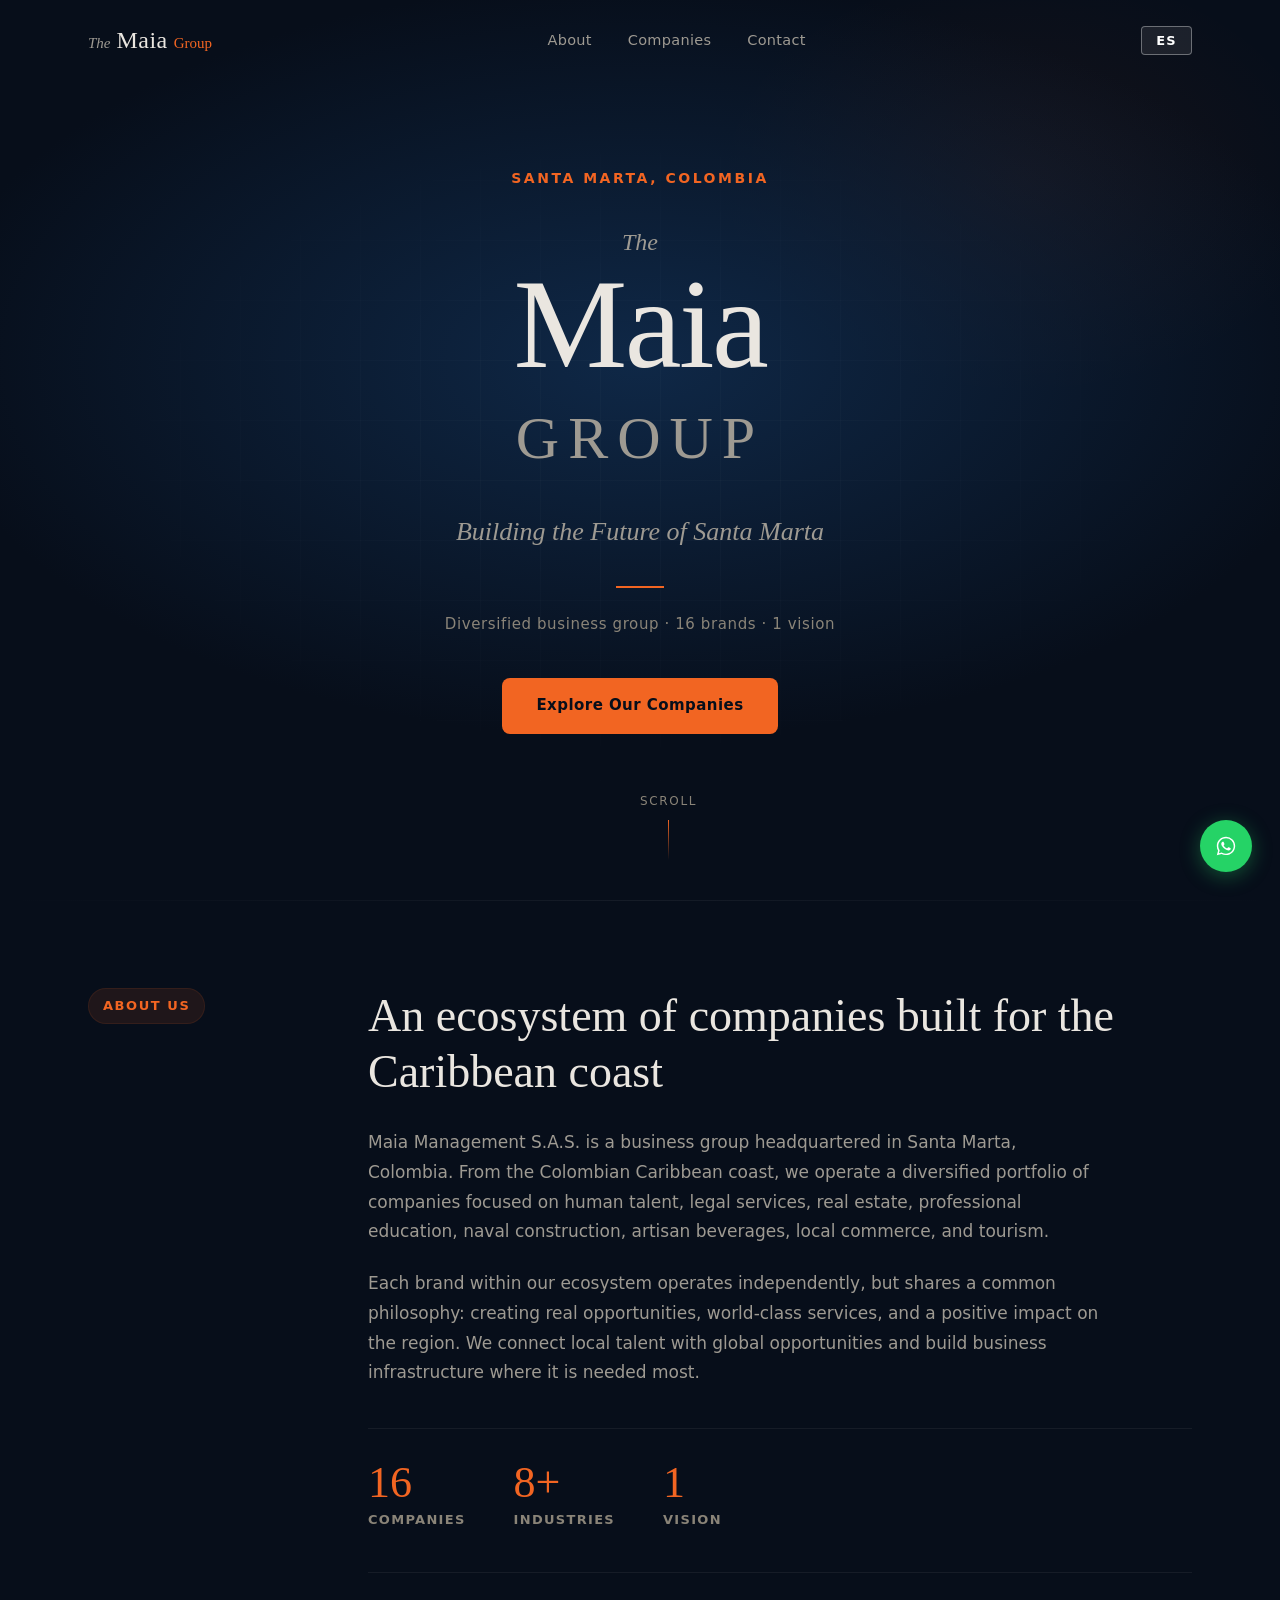
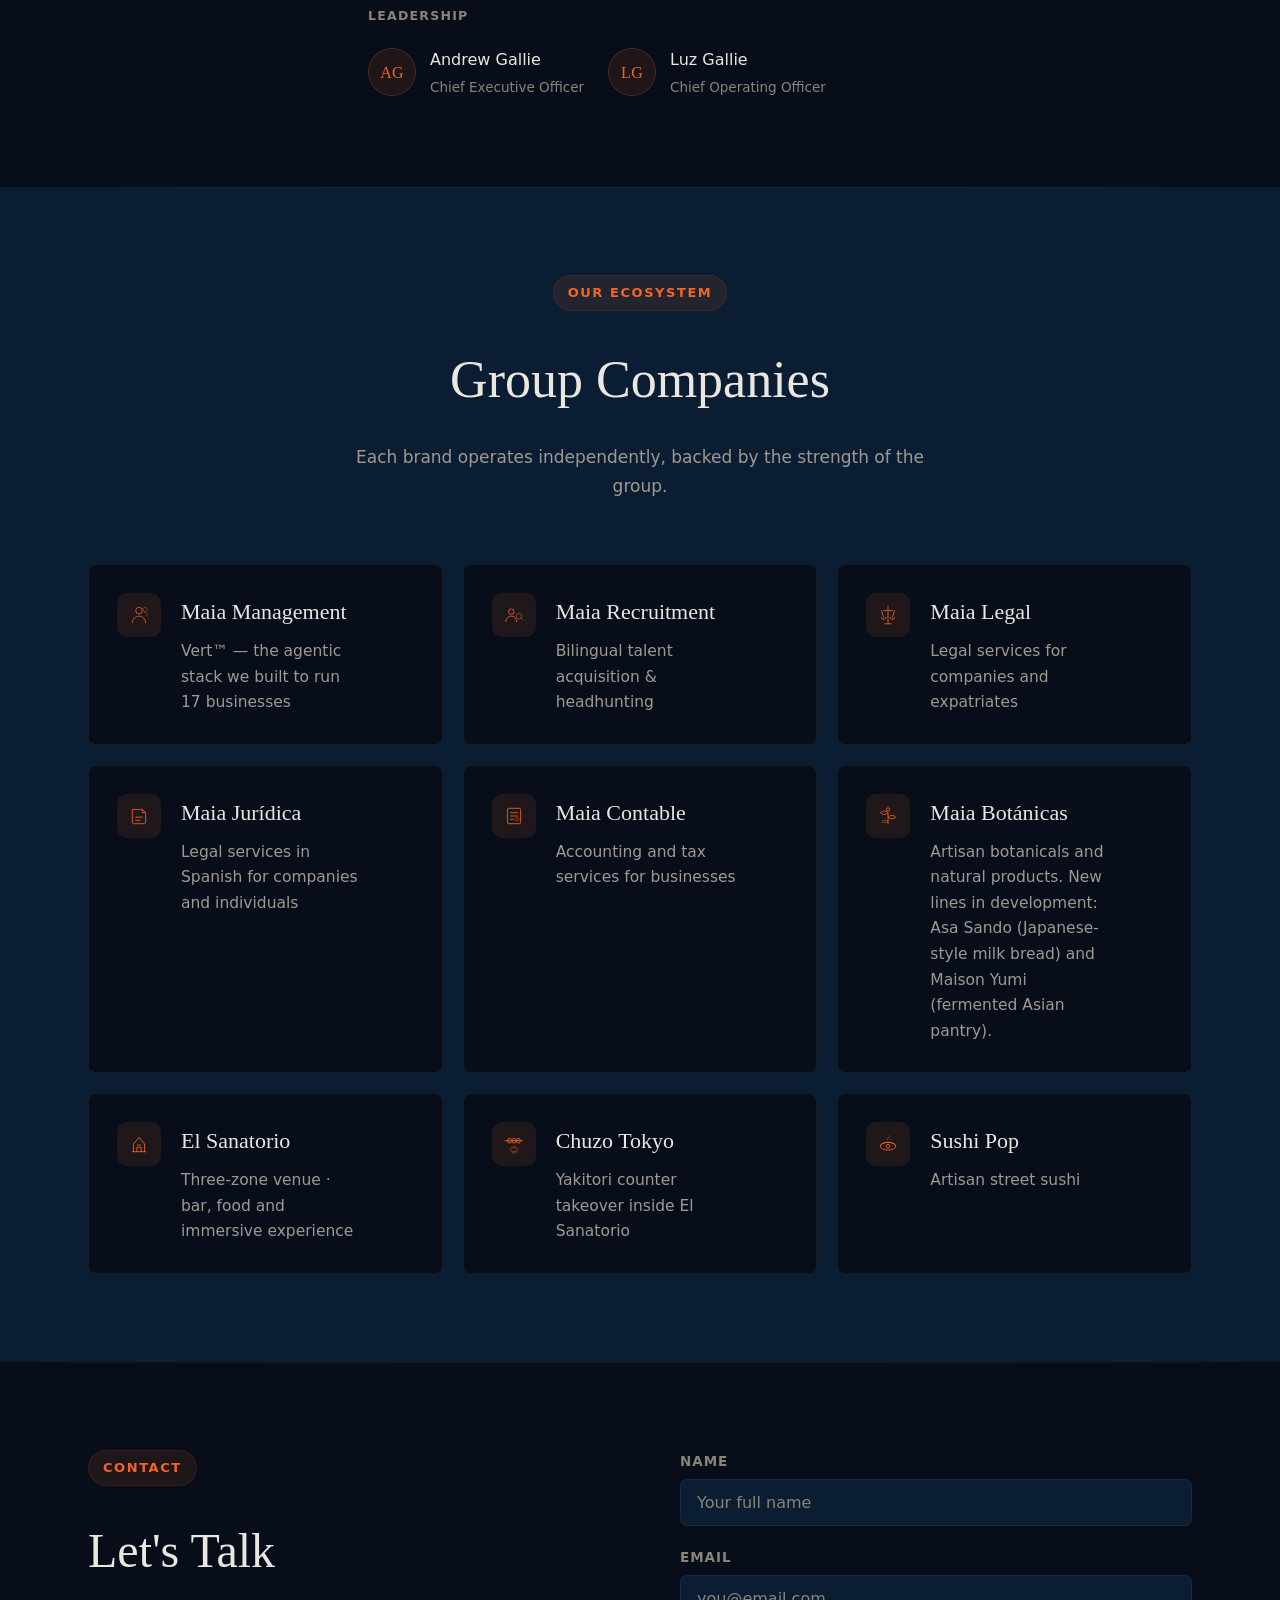
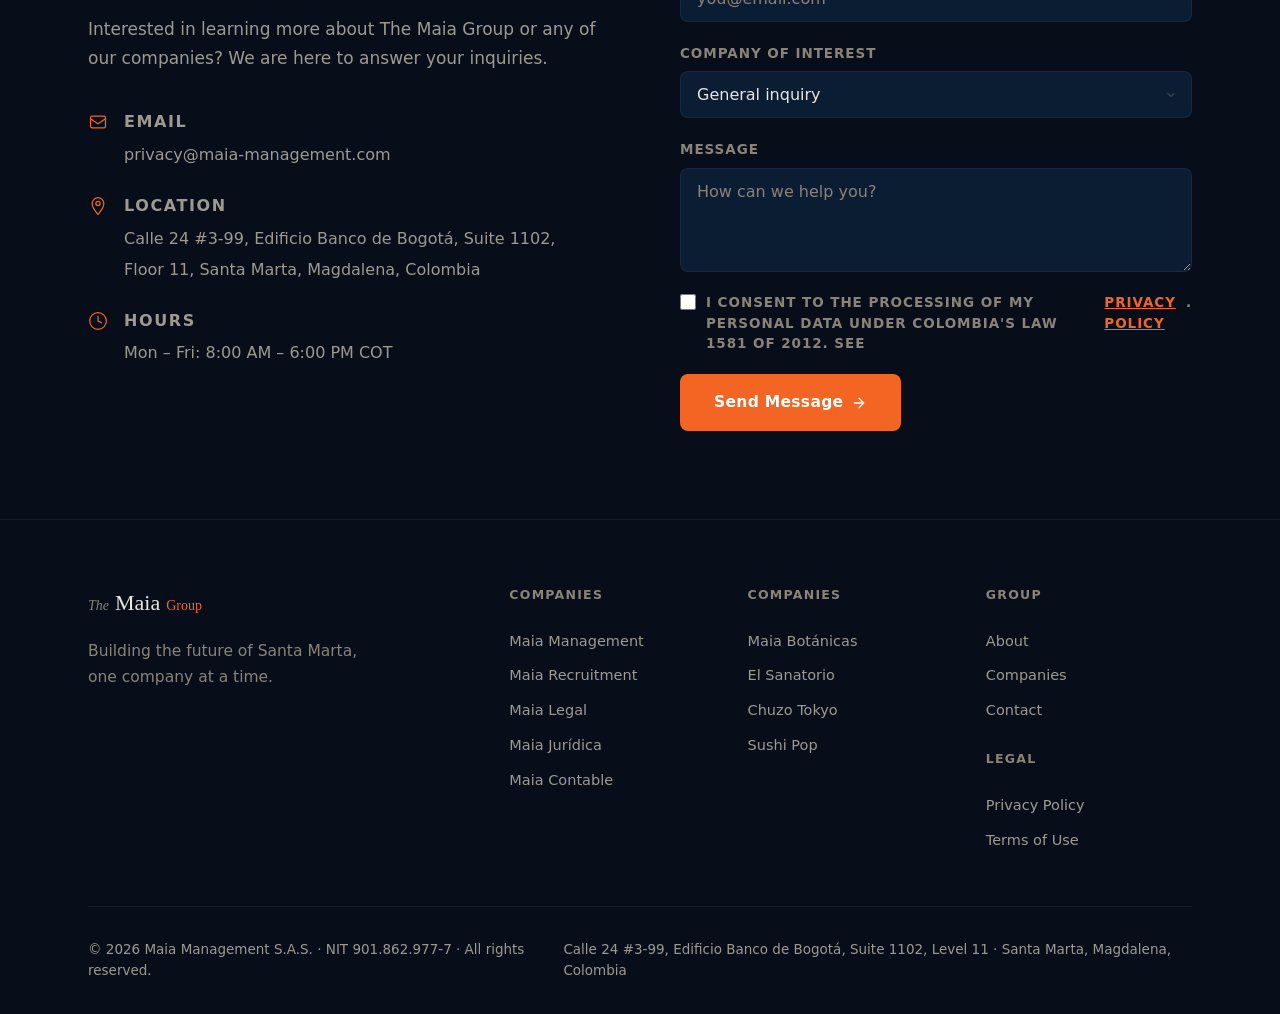
<file: en/index.html>
<!DOCTYPE html>
<html lang="en"
      data-title-es="The Maia Group | Construyendo el Futuro de Santa Marta"
      data-title-en="The Maia Group | Building the Future of Santa Marta"
      data-desc-es="Grupo empresarial diversificado con sede en Santa Marta, Colombia. 16 marcas operando en talento, derecho, contabilidad, marketing, bienes raíces, formación, naval, botánicas, hospitalidad, gastronomía y turismo."
      data-desc-en="Diversified business group headquartered in Santa Marta, Colombia. 16 brands across talent, legal, accounting, marketing, real estate, education, marine, botanicals, hospitality, food &amp; tourism."
      data-lang-default="en"
      data-lang-toggle="navigate">
<head>
<meta charset="UTF-8">
<meta name="viewport" content="width=device-width, initial-scale=1.0">
<title>The Maia Group | Building the Future of Santa Marta</title>
<meta name="description" content="Diversified business group headquartered in Santa Marta, Colombia. 16 brands across talent, legal, accounting, marketing, real estate, education, marine, botanicals, hospitality, food &amp; tourism.">
<meta name="keywords" content="Maia Group, Colombia business group, Santa Marta, holding company Colombia, Maia Management, Vert, Maia Recruitment, Maia Legal, Maia Jurídica, Maia Realty, Maia Masters, Maia Contable, Maia Marketing, Maia Botánicas, Mapana Marine, Be Vida, LlevaLleva, El Sanatorio, Chuzo Tokyo, Ruta Colombia, Sushi Pop">
<meta name="robots" content="index, follow, max-snippet:-1, max-image-preview:large, max-video-preview:-1">
<meta name="author" content="Maia Management S.A.S.">
<link rel="canonical" href="https://the-maia-group.com/en/">
<link rel="alternate" hreflang="es" href="https://the-maia-group.com/">
<link rel="alternate" hreflang="en" href="https://the-maia-group.com/en/">
<link rel="alternate" hreflang="x-default" href="https://the-maia-group.com/">
<meta name="geo.region" content="CO-MAG">
<meta name="geo.placename" content="Santa Marta, Colombia">
<meta name="ICBM" content="11.2408,-74.1990">

<!-- Open Graph -->
<meta property="og:type" content="website">
<meta property="og:title" content="The Maia Group — Building the Future of Santa Marta">
<meta property="og:description" content="Diversified business group headquartered in Santa Marta, Colombia. Talent, legal, real estate, education, maritime operations and more.">
<meta property="og:url" content="https://the-maia-group.com/en/">
<meta property="og:site_name" content="The Maia Group">
<meta property="og:locale" content="en_US">
<meta property="og:locale:alternate" content="es_CO">
<meta property="og:image" content="https://the-maia-group.com/og-image.png">
<meta property="og:image:width" content="1200">
<meta property="og:image:height" content="630">
<meta property="og:image:alt" content="The Maia Group — Diversified business group in Santa Marta, Colombia">

<!-- Twitter Card -->
<meta name="twitter:card" content="summary_large_image">
<meta name="twitter:title" content="The Maia Group — Building the Future of Santa Marta">
<meta name="twitter:description" content="Diversified business group headquartered in Santa Marta, Colombia.">
<meta name="twitter:image" content="https://the-maia-group.com/og-image.png">
<meta name="twitter:site" content="@MaiaGroupCO">
<meta name="twitter:creator" content="@MaiaGroupCO">

<!-- Favicons -->
<link rel="icon" type="image/svg+xml" href="/favicon.svg">
<link rel="icon" type="image/png" sizes="32x32" href="/favicon-32x32.png?v=20260524-r1">
<link rel="icon" type="image/png" sizes="16x16" href="/favicon-16x16.png?v=20260524-r1">
<link rel="icon" type="image/x-icon" href="/favicon.ico">
<link rel="apple-touch-icon" sizes="180x180" href="/apple-touch-icon.png?v=20260524-r1">
<link rel="manifest" href="/site.webmanifest">
<meta name="theme-color" content="#0B1D33">

<!-- Structured Data -->
<script type="application/ld+json">
{
  "@context": "https://schema.org",
  "@type": "Organization",
  "@id": "https://the-maia-group.com/#organization",
  "name": "The Maia Group",
  "alternateName": ["Maia Management S.A.S.", "Grupo Maia", "Maia Group"],
  "legalName": "Maia Management S.A.S.",
  "taxID": "901.862.977-7",
  "vatID": "901.862.977-7",
  "identifier": {"@type": "PropertyValue", "propertyID": "NIT", "value": "901.862.977-7"},
  "description": "Diversified business group headquartered in Santa Marta, Colombia. 16 brands across talent, legal, accounting, marketing, real estate, education, marine, botanicals, hospitality, food and tourism.",
  "url": "https://the-maia-group.com",
  "logo": "https://the-maia-group.com/og-image.png",
  "image": "https://the-maia-group.com/og-image.png",
  "foundingLocation": {"@type": "Place", "name": "Santa Marta, Magdalena, Colombia"},
  "address": {
    "@type": "PostalAddress",
    "streetAddress": "Calle 24 #3-99, Edificio Banco de Bogotá, Suite 1102, Floor 11",
    "addressLocality": "Santa Marta",
    "addressRegion": "Magdalena",
    "postalCode": "470004",
    "addressCountry": "CO"
  },
  "areaServed": [
    {"@type": "City", "name": "Santa Marta"},
    {"@type": "Country", "name": "Colombia"},
    {"@type": "Country", "name": "United States"}
  ],
  "member": [
    {"@type": "Person", "name": "Andrew Gallie", "jobTitle": "CEO"},
    {"@type": "Person", "name": "Luz Gallie", "jobTitle": "COO"}
  ],
  "subOrganization": [
    {"@type": "Organization", "name": "Maia Management", "description": "Vert — agentic operations stack that runs the Maia portfolio", "url": "https://maia-management.com"},
    {"@type": "Organization", "name": "Maia Legal", "description": "Corporate and immigration legal services", "url": "https://maia-legal.com"},
    {"@type": "Organization", "name": "Maia Jurídica", "description": "Spanish-language legal services for companies and individuals in Colombia", "url": "https://maia-juridica.com"},
    {"@type": "Organization", "name": "Maia Contable", "description": "Accounting and tax services for businesses in Colombia", "url": "https://maia-contable.com"},
    {"@type": "Organization", "name": "Maia Marketing", "description": "Marketing and digital communications agency", "url": },
    {"@type": "Organization", "name": "Maia Realty", "description": "Real estate and property development", "url": },
    {"@type": "EducationalOrganization", "name": "Maia Masters Academy", "description": "Short professional development courses in Santa Marta", "url": },
    {"@type": "Organization", "name": "Mapana Marine", "description": "RIB boat manufacturing and maritime operations", "url": },
    {"@type": "Organization", "name": "Be Vida", "description": "Artisan botanical beverages", "url": },
    {"@type": "Organization", "name": "Maia Botánicas", "description": "Artisan botanicals and natural products. New lines in development: Asa Sando and Maison Yumi", "url": "https://maia-botanicas.com"},
    {"@type": "Organization", "name": "LlevaLleva", "description": "Local classifieds and marketplace in Santa Marta. Future home for Maia Botánicas product lines (Asa Sando, Maison Yumi)", "url": },
    {"@type": "Organization", "name": "El Sanatorio", "description": "Three-zone hospitality venue", "url": "https://el-sanatorio.com"},
    {"@type": "Organization", "name": "Ruta Colombia", "description": "Tourism and experiences in Colombia", "url": },
    {"@type": "Organization", "name": "Maia Recruitment", "description": "Bilingual talent acquisition and headhunting", "url": "https://maia-recruitment.com"},
    {"@type": "Organization", "name": "Chuzo Tokyo", "description": "Yakitori counter takeover inside El Sanatorio", "url": "https://el-sanatorio.com/chuzo-tokyo/"},
    {"@type": "Organization", "name": "Sushi Pop", "description": "Japanese restaurant in Santa Marta", "url": "https://sushi-pop.co"}
  ],
  "numberOfEmployees": {"@type": "QuantitativeValue", "minValue": 25},
  "knowsLanguage": ["es", "en"]
}
</script>


<!-- Styles -->
<link rel="stylesheet" href="/css/styles.css?v=20260511-typo1">
</head>
<body>

<!-- Navigation -->
<nav class="nav" id="nav">
  <div class="nav__inner">
    <a href="/en/#hero" class="nav__logo" aria-label="The Maia Group home">
      <span class="nav__logo-the">The</span>
      <span class="nav__logo-maia">Maia</span>
      <span class="nav__logo-group">Group</span>
    </a>
    <div class="nav__links" id="navLinks">
      <a href="/en/#nosotros" class="nav__link" data-i18n="nav.about">About</a>
      <a href="/en/#empresas" class="nav__link" data-i18n="nav.companies">Companies</a>
      <a href="/en/#contacto" class="nav__link" data-i18n="nav.contact">Contact</a>
    </div>
    <div class="nav__actions">
<button type="button" class="nav__lang" id="langToggle">ES</button>
<button type="button" class="nav__toggle" id="navToggle" aria-label="Open menu">
        <span></span>
        <span></span>
        <span></span>
      </button>
    </div>
  </div>
</nav>

<!-- Hero -->
<header class="hero" id="hero">
  <div class="hero__bg">
    <div class="hero__gradient"></div>
    <div class="hero__grid-pattern"></div>
  </div>
  <div class="hero__content">
    <p class="hero__location">Santa Marta, Colombia</p>
    <h1 class="hero__title">
      <span class="hero__title-the">The</span>
      <span class="hero__title-maia">Maia</span>
      <span class="hero__title-group">Group</span>
    </h1>
    <p class="hero__tagline" data-i18n="hero.tagline">Building the Future of Santa Marta</p>
    <div class="hero__line"></div>
    <p class="hero__sub" data-i18n="hero.sub">Diversified business group &middot; 16 brands &middot; 1 vision</p>
    <a href="#empresas" class="hero__cta" data-i18n="hero.cta">Explore Our Companies</a>
  </div>
  <div class="hero__scroll">
    <span>Scroll</span>
    <div class="hero__scroll-line"></div>
  </div>
</header>

<!-- About -->
<section class="about" id="nosotros">
  <div class="container">
    <div class="about__grid">
      <div class="about__label">
        <span class="section-tag" data-i18n="about.tag">About Us</span>
      </div>
      <div class="about__content">
        <h2 class="about__title" data-i18n="about.title">An ecosystem of companies built for the Caribbean coast</h2>
        <p class="about__text" data-i18n="about.p1">
          Maia Management S.A.S. is a business group headquartered in Santa Marta, Colombia. From the Colombian Caribbean coast,
          we operate a diversified portfolio of companies focused on human talent, legal services, real estate,
          professional education, naval construction, artisan beverages, local commerce, and tourism.
        </p>
        <p class="about__text" data-i18n="about.p2">
          Each brand within our ecosystem operates independently, but shares a common philosophy:
          creating real opportunities, world-class services, and a positive impact on the region. We connect local
          talent with global opportunities and build business infrastructure where it is needed most.
        </p>
        <div class="about__stats">
          <div class="stat">
            <span class="stat__number">16</span>
            <span class="stat__label" data-i18n="stat.companies">Companies</span>
          </div>
          <div class="stat">
            <span class="stat__number">8+</span>
            <span class="stat__label" data-i18n="stat.industries">Industries</span>
          </div>
          <div class="stat">
            <span class="stat__number">1</span>
            <span class="stat__label" data-i18n="stat.vision">Vision</span>
          </div>
        </div>
        <div class="about__leadership">
          <h3 class="about__leadership-title" data-i18n="leadership.title">Leadership</h3>
          <div class="about__leaders">
            <div class="about__leader">
              <div class="about__leader-avatar">AG</div>
              <div class="about__leader-info">
                <strong class="about__leader-name">Andrew Gallie</strong>
                <span class="about__leader-role" data-i18n="leadership.ceo">Chief Executive Officer</span>
              </div>
            </div>
            <div class="about__leader">
              <div class="about__leader-avatar">LG</div>
              <div class="about__leader-info">
                <strong class="about__leader-name">Luz Gallie</strong>
                <span class="about__leader-role" data-i18n="leadership.coo">Chief Operating Officer</span>
              </div>
            </div>
          </div>
        </div>
      </div>
    </div>
  </div>
</section>

<!-- Brands -->
<section class="brands" id="empresas">
  <div class="container">
    <div class="brands__header">
      <span class="section-tag" data-i18n="brands.tag">Our Ecosystem</span>
      <h2 class="brands__title" data-i18n="brands.title">Group Companies</h2>
      <p class="brands__subtitle" data-i18n="brands.subtitle">Each brand operates independently, backed by the strength of the group.</p>
    </div>

    <div class="brands__grid">

      <!-- Maia Management -->
      <a href="https://maia-management.com" target="_blank" rel="noopener" class="brand-card" data-accent="management">
        <div class="brand-card__icon">
          <svg viewBox="0 0 40 40" fill="none" xmlns="http://www.w3.org/2000/svg">
            <circle cx="20" cy="12" r="6" stroke="currentColor" stroke-width="1.5"/>
            <path d="M8 34c0-6.627 5.373-12 12-12s12 5.373 12 12" stroke="currentColor" stroke-width="1.5" stroke-linecap="round"/>
            <circle cx="31" cy="10" r="4" stroke="currentColor" stroke-width="1.5" opacity="0.5"/>
            <path d="M35 22c0-3.5-2-6-4.5-7" stroke="currentColor" stroke-width="1.5" stroke-linecap="round" opacity="0.5"/>
          </svg>
        </div>
        <div class="brand-card__content">
          <h3 class="brand-card__name">Maia Management</h3>
          <p class="brand-card__desc" data-i18n="brand.management.desc">Vert™ — the agentic stack we built to run 17 businesses</p>
        </div>
        <div class="brand-card__arrow">
          <svg viewBox="0 0 24 24" fill="none" stroke="currentColor" stroke-width="1.5" stroke-linecap="round" stroke-linejoin="round"><path d="M7 17L17 7M17 7H7M17 7v10"/></svg>
        </div>
      </a>

      <!-- Maia Recruitment -->
      <a href="https://maia-recruitment.com" target="_blank" rel="noopener" class="brand-card" data-accent="recruitment">
        <div class="brand-card__icon">
          <svg viewBox="0 0 40 40" fill="none" xmlns="http://www.w3.org/2000/svg">
            <circle cx="15" cy="14" r="5" stroke="currentColor" stroke-width="1.5"/>
            <path d="M5 32c0-5.523 4.477-10 10-10s10 4.477 10 10" stroke="currentColor" stroke-width="1.5" stroke-linecap="round"/>
            <circle cx="29" cy="22" r="5" stroke="currentColor" stroke-width="1.5" opacity="0.6"/>
            <path d="M32.5 25.5L36 29" stroke="currentColor" stroke-width="1.5" stroke-linecap="round" opacity="0.6"/>
          </svg>
        </div>
        <div class="brand-card__content">
          <h3 class="brand-card__name">Maia Recruitment</h3>
          <p class="brand-card__desc" data-i18n="brand.recruitment.desc">Bilingual talent acquisition &amp; headhunting</p>
        </div>
        <div class="brand-card__arrow">
          <svg viewBox="0 0 24 24" fill="none" stroke="currentColor" stroke-width="1.5" stroke-linecap="round" stroke-linejoin="round"><path d="M7 17L17 7M17 7H7M17 7v10"/></svg>
        </div>
      </a>
      <!-- Maia Legal -->
      <a href="https://maia-legal.com" target="_blank" rel="noopener" class="brand-card" data-accent="legal">
        <div class="brand-card__icon">
          <svg viewBox="0 0 40 40" fill="none" xmlns="http://www.w3.org/2000/svg">
            <path d="M20 4v32M12 12h16" stroke="currentColor" stroke-width="1.5" stroke-linecap="round"/>
            <path d="M8 12l4 12M32 12l-4 12" stroke="currentColor" stroke-width="1.5" stroke-linecap="round"/>
            <path d="M8 24a4 4 0 008 0M24 24a4 4 0 008 0" stroke="currentColor" stroke-width="1.5"/>
            <path d="M14 36h12" stroke="currentColor" stroke-width="1.5" stroke-linecap="round"/>
          </svg>
        </div>
        <div class="brand-card__content">
          <h3 class="brand-card__name">Maia Legal</h3>
          <p class="brand-card__desc" data-i18n="brand.legal.desc">Legal services for companies and expatriates</p>
        </div>
        <div class="brand-card__arrow">
          <svg viewBox="0 0 24 24" fill="none" stroke="currentColor" stroke-width="1.5" stroke-linecap="round" stroke-linejoin="round"><path d="M7 17L17 7M17 7H7M17 7v10"/></svg>
        </div>
      </a>

      <!-- Maia Jurídica -->
      <a href="https://maia-juridica.com" target="_blank" rel="noopener" class="brand-card" data-accent="juridica">
        <div class="brand-card__icon">
          <svg viewBox="0 0 40 40" fill="none" xmlns="http://www.w3.org/2000/svg">
            <path d="M8 8h18l6 6v18a2 2 0 01-2 2H10a2 2 0 01-2-2V8z" stroke="currentColor" stroke-width="1.5" stroke-linejoin="round"/>
            <path d="M26 8v6h6" stroke="currentColor" stroke-width="1.5" stroke-linejoin="round"/>
            <path d="M14 22h12M14 28h8" stroke="currentColor" stroke-width="1.5" stroke-linecap="round"/>
          </svg>
        </div>
        <div class="brand-card__content">
          <h3 class="brand-card__name">Maia Jurídica</h3>
          <p class="brand-card__desc" data-i18n="brand.juridica.desc">Legal services in Spanish for companies and individuals</p>
        </div>
        <div class="brand-card__arrow">
          <svg viewBox="0 0 24 24" fill="none" stroke="currentColor" stroke-width="1.5" stroke-linecap="round" stroke-linejoin="round"><path d="M7 17L17 7M17 7H7M17 7v10"/></svg>
        </div>
      </a>

      <!-- Maia Contable -->
      <a href="https://maia-contable.com" target="_blank" rel="noopener" class="brand-card" data-accent="contable">
        <div class="brand-card__icon">
          <svg viewBox="0 0 40 40" fill="none" xmlns="http://www.w3.org/2000/svg">
            <rect x="8" y="6" width="24" height="28" rx="2" stroke="currentColor" stroke-width="1.5"/>
            <path d="M14 14h12M14 20h12M14 26h6" stroke="currentColor" stroke-width="1.5" stroke-linecap="round"/>
            <circle cx="26" cy="26" r="3" stroke="currentColor" stroke-width="1.5" opacity="0.6"/>
          </svg>
        </div>
        <div class="brand-card__content">
          <h3 class="brand-card__name">Maia Contable</h3>
          <p class="brand-card__desc" data-i18n="brand.contable.desc">Accounting and tax services for businesses</p>
        </div>
        <div class="brand-card__arrow">
          <svg viewBox="0 0 24 24" fill="none" stroke="currentColor" stroke-width="1.5" stroke-linecap="round" stroke-linejoin="round"><path d="M7 17L17 7M17 7H7M17 7v10"/></svg>
        </div>
      </a>

      <!-- Maia Marketing -->
      <!-- Maia Realty -->
      <!-- Maia Masters -->
      <!-- Be Vida -->
      <!-- Maia Botánicas -->
      <a href="https://maia-botanicas.com" target="_blank" rel="noopener" class="brand-card" data-accent="botanicas">
        <div class="brand-card__icon">
          <svg viewBox="0 0 40 40" fill="none" xmlns="http://www.w3.org/2000/svg">
            <path d="M20 34V14" stroke="currentColor" stroke-width="1.5" stroke-linecap="round"/>
            <path d="M20 14c-4-4-10-4-14 0 4 4 10 4 14 0z" stroke="currentColor" stroke-width="1.5" stroke-linejoin="round"/>
            <path d="M20 22c4-4 10-4 14 0-4 4-10 4-14 0z" stroke="currentColor" stroke-width="1.5" stroke-linejoin="round"/>
            <path d="M20 30c-3-3-8-3-11 0 3 3 8 3 11 0z" stroke="currentColor" stroke-width="1.5" stroke-linejoin="round" opacity="0.6"/>
            <circle cx="20" cy="8" r="3" stroke="currentColor" stroke-width="1.5"/>
          </svg>
        </div>
        <div class="brand-card__content">
          <h3 class="brand-card__name">Maia Botánicas</h3>
          <p class="brand-card__desc" data-i18n="brand.botanicas.desc">Artisan botanicals and natural products. New lines in development: Asa Sando (Japanese-style milk bread) and Maison Yumi (fermented Asian pantry).</p>
        </div>
        <div class="brand-card__arrow">
          <svg viewBox="0 0 24 24" fill="none" stroke="currentColor" stroke-width="1.5" stroke-linecap="round" stroke-linejoin="round"><path d="M7 17L17 7M17 7H7M17 7v10"/></svg>
        </div>
      </a>

      <!-- LlevaLleva -->
      <!-- Mapana Marine -->
      <!-- El Sanatorio -->
      <a href="https://el-sanatorio.com" target="_blank" rel="noopener" class="brand-card" data-accent="sanatorio">
        <div class="brand-card__icon">
          <svg viewBox="0 0 40 40" fill="none" xmlns="http://www.w3.org/2000/svg">
            <path d="M8 34h24" stroke="currentColor" stroke-width="1.5" stroke-linecap="round"/>
            <path d="M10 34V20l10-12 10 12v14" stroke="currentColor" stroke-width="1.5" stroke-linecap="round" stroke-linejoin="round"/>
            <path d="M16 34v-8h8v8" stroke="currentColor" stroke-width="1.5" stroke-linecap="round"/>
            <path d="M17 22h6" stroke="currentColor" stroke-width="1.5" stroke-linecap="round"/>
          </svg>
        </div>
        <div class="brand-card__content">
          <h3 class="brand-card__name">El Sanatorio</h3>
          <p class="brand-card__desc" data-i18n="brand.sanatorio.desc">Three-zone venue &middot; bar, food and immersive experience</p>
        </div>
        <div class="brand-card__arrow">
          <svg viewBox="0 0 24 24" fill="none" stroke="currentColor" stroke-width="1.5" stroke-linecap="round" stroke-linejoin="round"><path d="M7 17L17 7M17 7H7M17 7v10"/></svg>
        </div>
      </a>

      <!-- Chuzo Tokyo -->
      <a href="https://el-sanatorio.com/chuzo-tokyo/" target="_blank" rel="noopener" class="brand-card" data-accent="chuzo">
        <div class="brand-card__icon">
          <svg viewBox="0 0 40 40" fill="none" xmlns="http://www.w3.org/2000/svg">
            <line x1="4" y1="14" x2="36" y2="14" stroke="currentColor" stroke-width="1.5" stroke-linecap="round"/>
            <rect x="9" y="10" width="6" height="8" rx="1.5" stroke="currentColor" stroke-width="1.5"/>
            <rect x="17" y="10" width="6" height="8" rx="1.5" stroke="currentColor" stroke-width="1.5"/>
            <rect x="25" y="10" width="6" height="8" rx="1.5" stroke="currentColor" stroke-width="1.5"/>
            <ellipse cx="20" cy="30" rx="7" ry="4" stroke="currentColor" stroke-width="1.5" opacity="0.6"/>
            <path d="M20 26v-3M16 36h8" stroke="currentColor" stroke-width="1.5" stroke-linecap="round" opacity="0.5"/>
          </svg>
        </div>
        <div class="brand-card__content">
          <h3 class="brand-card__name">Chuzo Tokyo</h3>
          <p class="brand-card__desc" data-i18n="brand.chuzo.desc">Yakitori counter takeover inside El Sanatorio</p>
        </div>
        <div class="brand-card__arrow">
          <svg viewBox="0 0 24 24" fill="none" stroke="currentColor" stroke-width="1.5" stroke-linecap="round" stroke-linejoin="round"><path d="M7 17L17 7M17 7H7M17 7v10"/></svg>
        </div>
      </a>
      <!-- Ruta Colombia -->
      <!-- Sushi Pop -->
      <a href="https://sushi-pop.co" target="_blank" rel="noopener" class="brand-card" data-accent="sushi">
        <div class="brand-card__icon">
          <svg viewBox="0 0 40 40" fill="none" xmlns="http://www.w3.org/2000/svg">
            <ellipse cx="20" cy="24" rx="14" ry="7" stroke="currentColor" stroke-width="1.5"/>
            <path d="M6 24c0-3.866 6.268-7 14-7s14 3.134 14 7" stroke="currentColor" stroke-width="1.5"/>
            <circle cx="20" cy="24" r="3.5" stroke="currentColor" stroke-width="1.5"/>
            <path d="M19 12c0-3 3-4 3-7" stroke="currentColor" stroke-width="1.5" stroke-linecap="round" opacity="0.5"/>
            <path d="M24 14c0-2 2-3 2-5" stroke="currentColor" stroke-width="1.5" stroke-linecap="round" opacity="0.3"/>
          </svg>
        </div>
        <div class="brand-card__content">
          <h3 class="brand-card__name">Sushi Pop</h3>
          <p class="brand-card__desc" data-i18n="brand.sushi.desc">Artisan street sushi</p>
        </div>
        <div class="brand-card__arrow">
          <svg viewBox="0 0 24 24" fill="none" stroke="currentColor" stroke-width="1.5" stroke-linecap="round" stroke-linejoin="round"><path d="M7 17L17 7M17 7H7M17 7v10"/></svg>
        </div>
      </a>

    </div>
  </div>
</section>

<!-- Contact -->
<section class="contact" id="contacto">
  <div class="container">
    <div class="contact__grid">
      <div class="contact__info">
        <span class="section-tag" data-i18n="contact.tag">Contact</span>
        <h2 class="contact__title" data-i18n="contact.title">Let's Talk</h2>
        <p class="contact__text" data-i18n="contact.text">
          Interested in learning more about The Maia Group or any of our companies?
          We are here to answer your inquiries.
        </p>
        <div class="contact__details">
          <div class="contact__item">
            <svg viewBox="0 0 24 24" fill="none" stroke="currentColor" stroke-width="1.5" stroke-linecap="round"><path d="M3 8l9 6 9-6M5 19h14a2 2 0 002-2V7a2 2 0 00-2-2H5a2 2 0 00-2 2v10a2 2 0 002 2z"/></svg>
            <div>
              <span class="contact__item-label" data-i18n="contact.email-label">Email</span>
              <!--email_off--><a href="mailto:privacy@maia-management.com">privacy@maia-management.com</a><!--/email_off-->
            </div>
          </div>
          <div class="contact__item">
            <svg viewBox="0 0 24 24" fill="none" stroke="currentColor" stroke-width="1.5" stroke-linecap="round"><path d="M12 2C8.13 2 5 5.13 5 9c0 5.25 7 13 7 13s7-7.75 7-13c0-3.87-3.13-7-7-7z"/><circle cx="12" cy="9" r="2.5"/></svg>
            <div>
              <span class="contact__item-label" data-i18n="contact.location-label">Location</span>
              <span data-i18n="contact.location-value">Calle 24 #3-99, Edificio Banco de Bogotá, Suite 1102, Floor 11, Santa Marta, Magdalena, Colombia</span>
            </div>
          </div>
          <div class="contact__item">
            <svg viewBox="0 0 24 24" fill="none" stroke="currentColor" stroke-width="1.5" stroke-linecap="round"><path d="M12 22c5.523 0 10-4.477 10-10S17.523 2 12 2 2 6.477 2 12s4.477 10 10 10z"/><path d="M12 6v6l4 2"/></svg>
            <div>
              <span class="contact__item-label" data-i18n="contact.hours-label">Hours</span>
              <span data-i18n="contact.hours-value">Mon – Fri: 8:00 AM – 6:00 PM COT</span>
            </div>
          </div>
        </div>
      </div>
      <div class="contact__form-wrap">
        <form class="contact__form" id="contactForm" name="contact" method="POST"
              action="/success"
              data-netlify="true"
              netlify-honeypot="bot-field">
          <input type="hidden" name="form-name" value="contact">
          <p class="hidden"><label>Do not fill: <input name="bot-field"></label></p>
          <div class="form-group">
            <label for="nombre" data-i18n="form.name">Name</label>
            <input type="text" id="nombre" name="nombre" required placeholder="Your full name" data-i18n-placeholder="form.name-placeholder">
          </div>
          <div class="form-group">
            <label for="email">Email</label>
            <input type="email" id="email" name="email" required placeholder="you@email.com" data-i18n-placeholder="form.email-placeholder">
          </div>
          <div class="form-group">
            <label for="empresa" data-i18n="form.company">Company of interest</label>
            <select id="empresa" name="empresa">
              <option value="general" data-i18n="form.general">General inquiry</option>
              <option value="management">Maia Management</option>
              <option value="legal">Maia Legal</option>
              <option value="juridica">Maia Jurídica</option>
              <option value="contable">Maia Contable</option>
              <option value="marketing">Maia Marketing</option>
              <option value="realty">Maia Realty</option>
              <option value="masters">Maia Masters</option>
              <option value="bevida">Be Vida</option>
              <option value="botanicas">Maia Botánicas</option>
              <option value="lleva">LlevaLleva</option>
              <option value="marine">Mapana Marine</option>
              <option value="sanatorio">El Sanatorio</option>
              <option value="ruta">Ruta Colombia</option>
              <option value="recruitment">Maia Recruitment</option>
              <option value="chuzo">Chuzo Tokyo</option>
              <option value="sushi">Sushi Pop</option>
            </select>
          </div>
          <div class="form-group">
            <label for="mensaje" data-i18n="form.message">Message</label>
            <textarea id="mensaje" name="mensaje" rows="4" required placeholder="How can we help you?" data-i18n-placeholder="form.message-placeholder"></textarea>
          </div>
          <div class="form-group form-group--checkbox">
            <label class="form-check-label">
              <input type="checkbox" name="consent" value="yes" required>
              I consent to the processing of my personal data under Colombia's Law 1581 of 2012. See <a href="/privacidad">Privacy Policy</a>.
            </label>
          </div>
          <button type="submit" class="form-submit">
            <span data-i18n="form.submit">Send Message</span>
            <svg viewBox="0 0 24 24" fill="none" stroke="currentColor" stroke-width="2" stroke-linecap="round" stroke-linejoin="round"><path d="M5 12h14M12 5l7 7-7 7"/></svg>
          </button>
        </form>
      </div>
    </div>
  </div>
</section>

<!-- Footer -->
<footer class="footer">
  <div class="container">
    <div class="footer__top">
      <div class="footer__brand">
        <span class="footer__logo">
          <span class="footer__logo-the">The</span>
          <span class="footer__logo-maia">Maia</span>
          <span class="footer__logo-group">Group</span>
        </span>
        <p class="footer__tagline" data-i18n="footer.tagline">Building the future of Santa Marta, one company at a time.</p>
      </div>
      <div class="footer__links">
        <div class="footer__col">
          <h3 data-i18n="footer.companies">Companies</h3>
          <a href="https://maia-management.com" target="_blank" rel="noopener">Maia Management</a>
          <a href="https://maia-recruitment.com" target="_blank" rel="noopener">Maia Recruitment</a>
          <a href="https://maia-legal.com" target="_blank" rel="noopener">Maia Legal</a>
          <a href="https://maia-juridica.com" target="_blank" rel="noopener">Maia Jurídica</a>
          <a href="https://maia-contable.com" target="_blank" rel="noopener">Maia Contable</a>
          </div>
        <div class="footer__col">
          <h3 data-i18n="footer.companies">Companies</h3>
          <a href="https://maia-botanicas.com" target="_blank" rel="noopener">Maia Botánicas</a>
          <a href="https://el-sanatorio.com" target="_blank" rel="noopener">El Sanatorio</a>
          <a href="https://el-sanatorio.com/chuzo-tokyo/" target="_blank" rel="noopener">Chuzo Tokyo</a>
          <a href="https://sushi-pop.co" target="_blank" rel="noopener">Sushi Pop</a>
        </div>
        <div class="footer__col">
          <h3 data-i18n="footer.group">Group</h3>
          <a href="/en/#nosotros" data-i18n="nav.about">About</a>
          <a href="/en/#empresas" data-i18n="nav.companies">Companies</a>
          <a href="/en/#contacto" data-i18n="nav.contact">Contact</a>
          <h3 class="footer__col-h4-spacer" data-i18n="footer.legal">Legal</h3>
          <a href="/privacidad" data-i18n="footer.privacy">Privacy Policy</a>
          <a href="/terminos" data-i18n="footer.terms">Terms of Use</a>
        </div>
      </div>
    </div>
    <div class="footer__bottom">
      <p data-i18n="footer.copyright">&copy; 2026 Maia Management S.A.S. &middot; NIT 901.862.977-7 &middot; All rights reserved.</p>
      <p data-i18n="footer.address">Calle 24 #3-99, Edificio Banco de Bogotá, Suite 1102, Floor 11 &middot; Santa Marta, Magdalena, Colombia</p>
    </div>
  </div>
</footer>

<!-- WhatsApp floating button -->
<a href="https://wa.me/19034598763"
   class="whatsapp-fab"
   target="_blank"
   rel="noopener noreferrer"
   aria-label="Chat with us on WhatsApp">
  <svg class="whatsapp-fab__icon" viewBox="0 0 32 32" fill="none" xmlns="http://www.w3.org/2000/svg" aria-hidden="true">
    <circle cx="16" cy="16" r="16" fill="#25D366"/>
    <path fill="#FFFFFF" d="M23.472 8.516A10.612 10.612 0 0 0 16.01 5.5C10.21 5.5 5.5 10.21 5.5 16.01c0 1.864.487 3.684 1.413 5.288L5.5 26.5l5.34-1.4a10.607 10.607 0 0 0 5.17 1.319h.005C21.81 26.419 26.5 21.71 26.5 15.91c0-2.836-1.104-5.503-3.028-7.394Zm-7.462 16.33h-.004a8.81 8.81 0 0 1-4.49-1.228l-.322-.191-3.338.875.89-3.254-.21-.334a8.804 8.804 0 0 1-1.35-4.704c0-4.87 3.963-8.831 8.836-8.831a8.774 8.774 0 0 1 6.246 2.588 8.776 8.776 0 0 1 2.582 6.252c-.002 4.872-3.964 8.827-8.84 8.827Zm4.843-6.61c-.266-.133-1.572-.775-1.815-.863-.244-.089-.421-.133-.599.133-.177.266-.687.863-.842 1.041-.155.177-.31.2-.577.067-.266-.134-1.124-.414-2.14-1.32-.79-.705-1.323-1.575-1.479-1.841-.155-.266-.017-.41.117-.542.12-.12.266-.31.4-.466.133-.155.177-.266.266-.443.089-.178.044-.333-.022-.466-.067-.133-.599-1.443-.82-1.975-.216-.52-.436-.449-.599-.457l-.51-.01a.977.977 0 0 0-.71.333c-.244.267-.93.909-.93 2.216s.953 2.57 1.086 2.747c.133.178 1.876 2.864 4.545 4.016.635.274 1.13.438 1.516.56.637.203 1.217.174 1.675.106.51-.076 1.572-.642 1.793-1.262.221-.62.221-1.152.155-1.262-.066-.111-.243-.178-.509-.311Z"/>
  </svg>
  <span class="whatsapp-fab__label" data-i18n="whatsapp.label">WhatsApp</span>
</a>

<!-- Cookie Consent Banner — Ley 1581 de 2012 (Colombia) -->
<div class="cookie-banner" id="cookieBanner" role="dialog" aria-live="polite" aria-label="Privacy and cookie notice" hidden>
  <div class="cookie-banner__inner">
    <div class="cookie-banner__content">
      <h2 class="cookie-banner__title" data-i18n="cookie.title">Privacy &amp; cookie notice</h2>
      <p class="cookie-banner__text" data-i18n="cookie.text">
        In accordance with <strong>Law 1581 of 2012</strong> and Decree 1377 of 2013 of Colombia,
        <strong>Maia Management S.A.S.</strong> (NIT 901.862.977-7), domiciled at
        Calle 24 #3-99, Edificio Banco de Bogotá, Suite 1102, Floor 11, Santa Marta, Magdalena, Colombia,
        uses strictly necessary technical cookies for the operation of this site. By continuing to browse,
        you accept the processing of your data under our
        <a href="/privacidad">Privacy Policy</a>.
      </p>
    </div>
    <div class="cookie-banner__actions">
      <button type="button" class="cookie-banner__btn cookie-banner__btn--reject" id="cookieReject" data-i18n="cookie.reject">Reject</button>
      <button type="button" class="cookie-banner__btn cookie-banner__btn--accept" id="cookieAccept" data-i18n="cookie.accept">Accept</button>
    </div>
  </div>
</div>

<!-- Scripts -->
<script src="/js/main.js?v=20260604-revert-botanicas" defer></script>
</body>
</html>
</file>
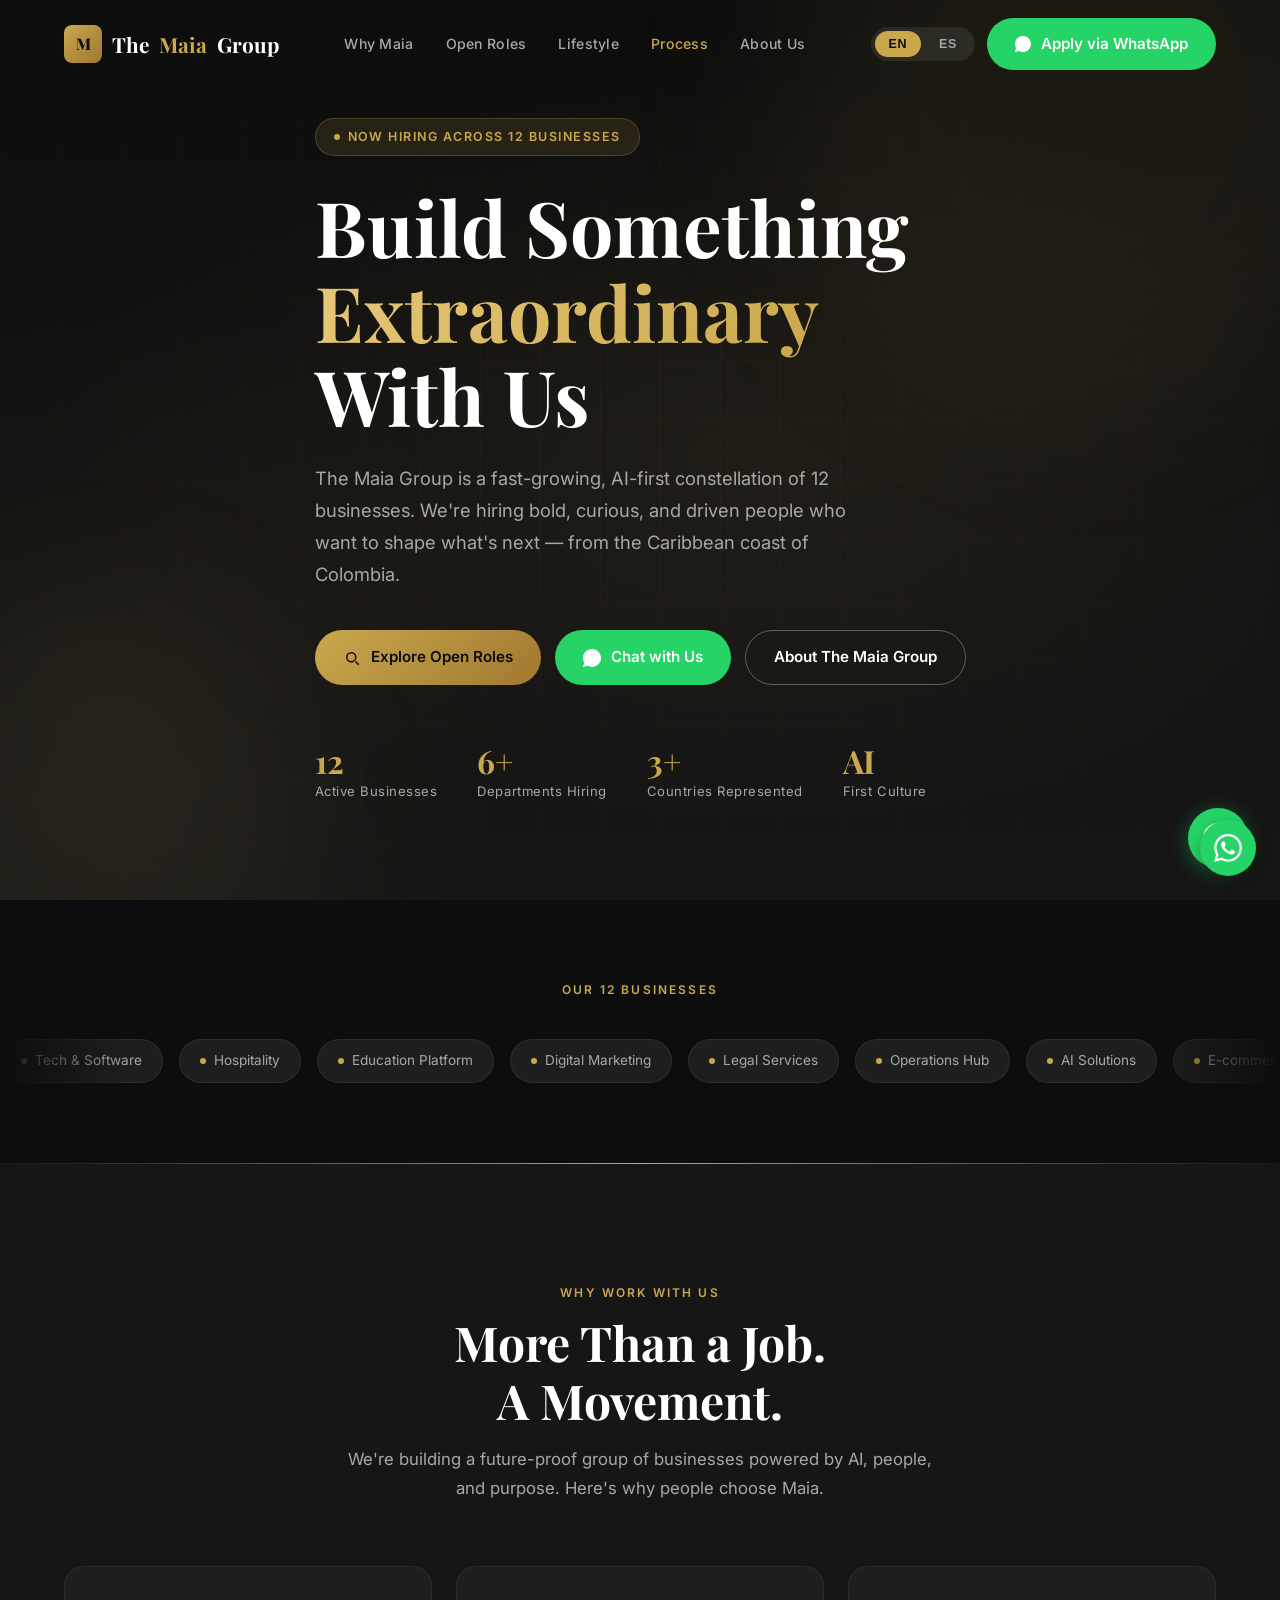
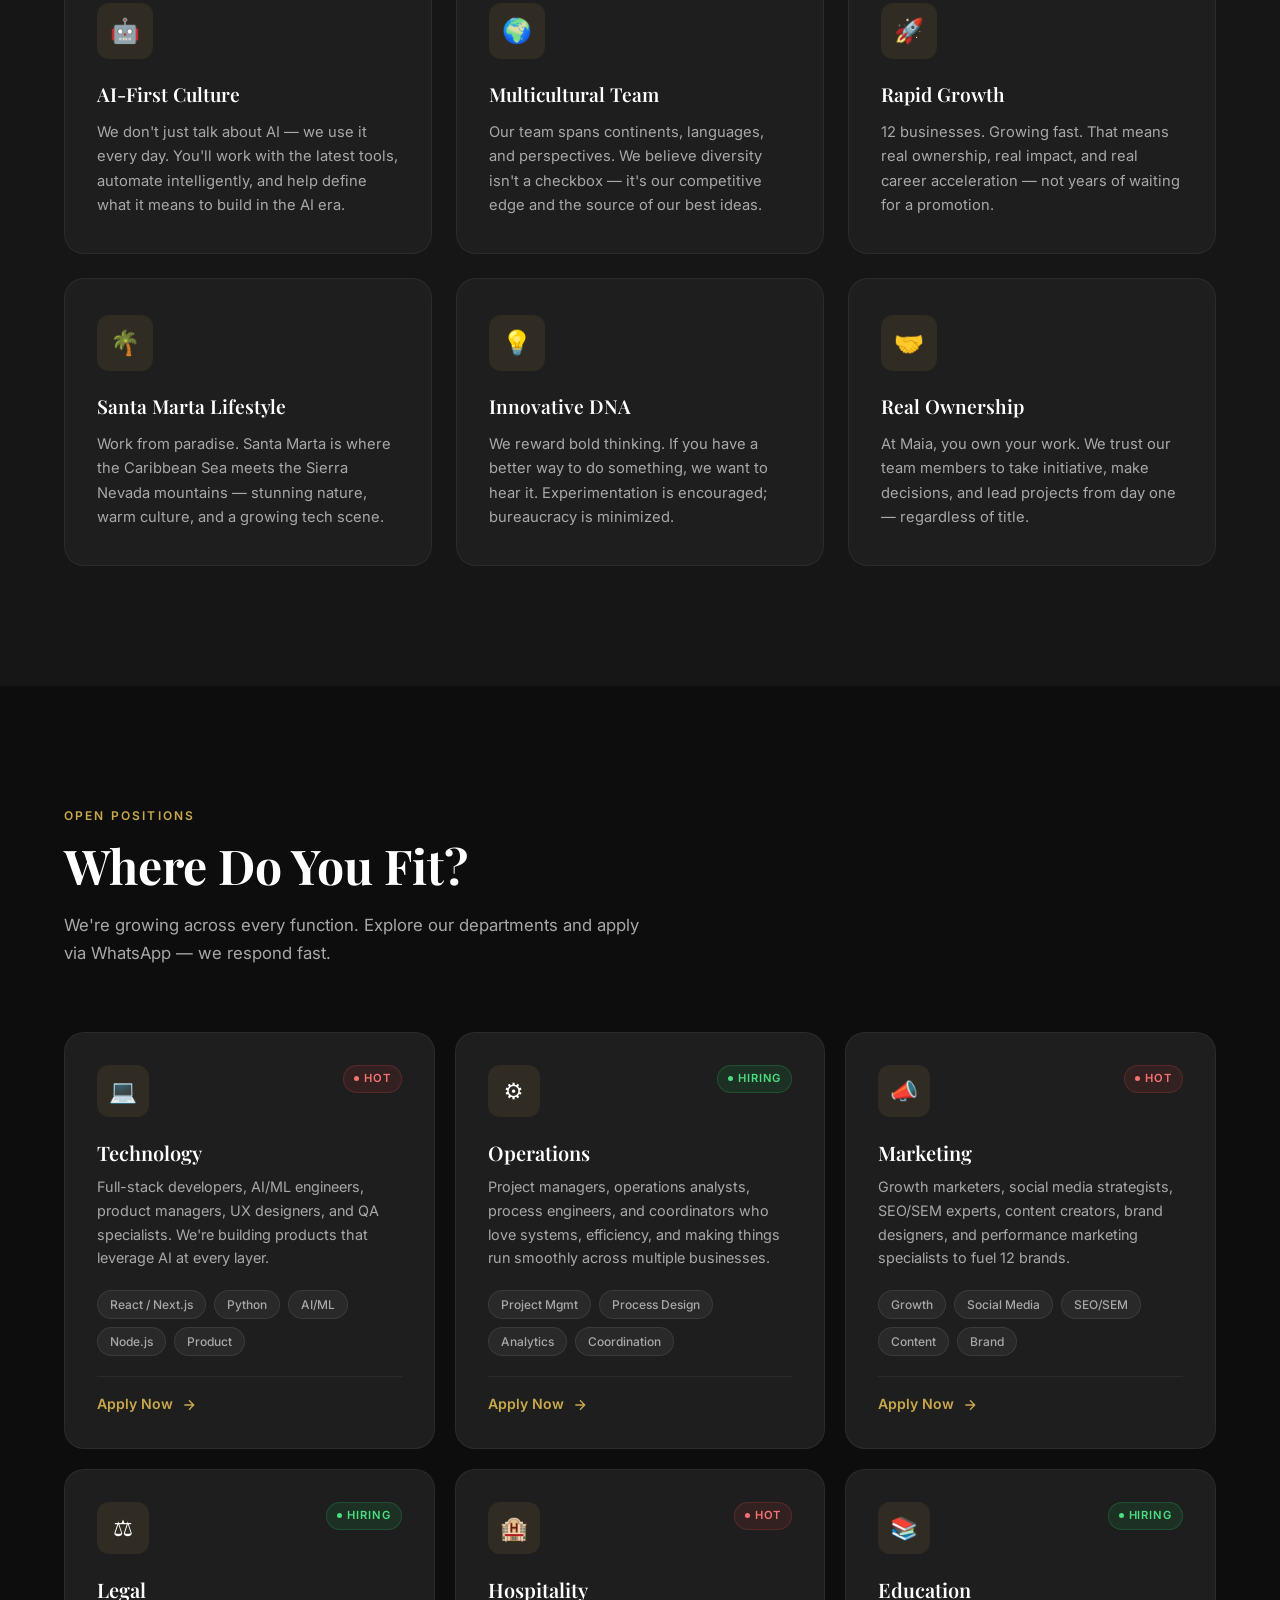
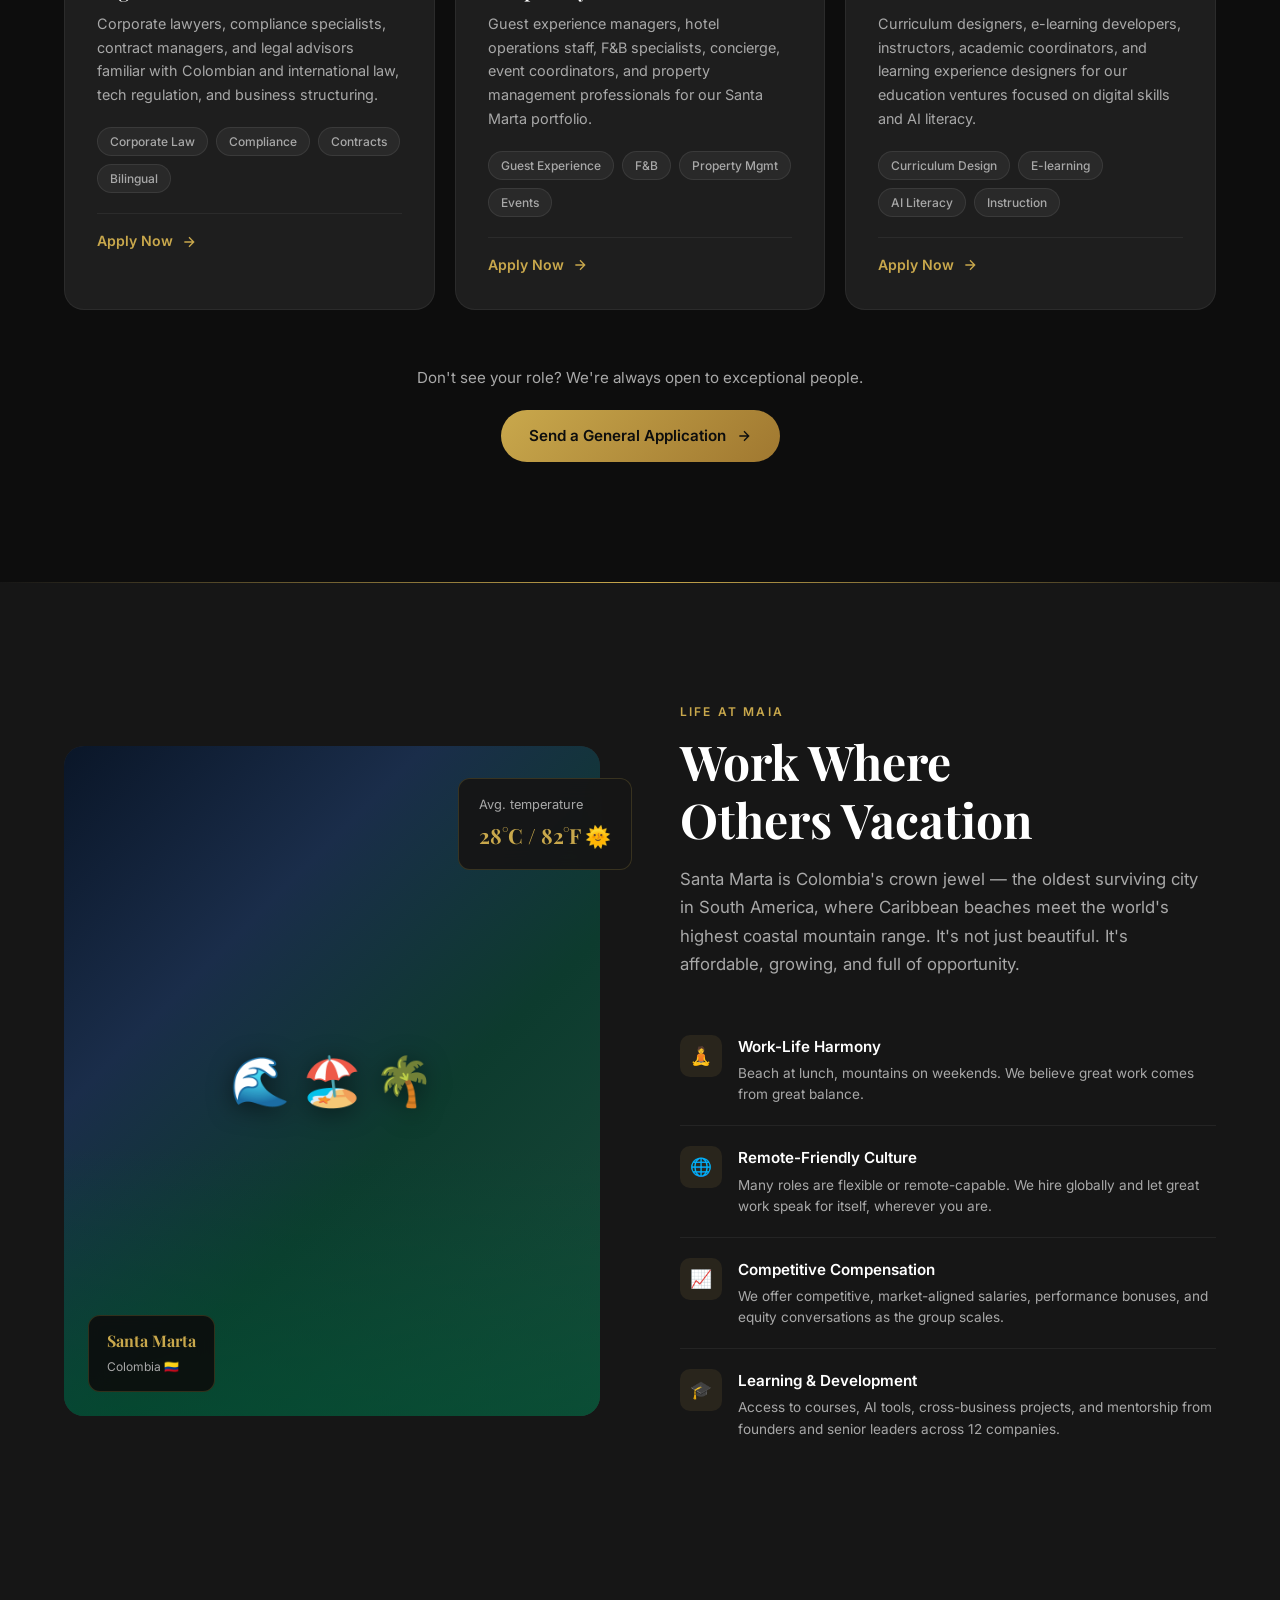
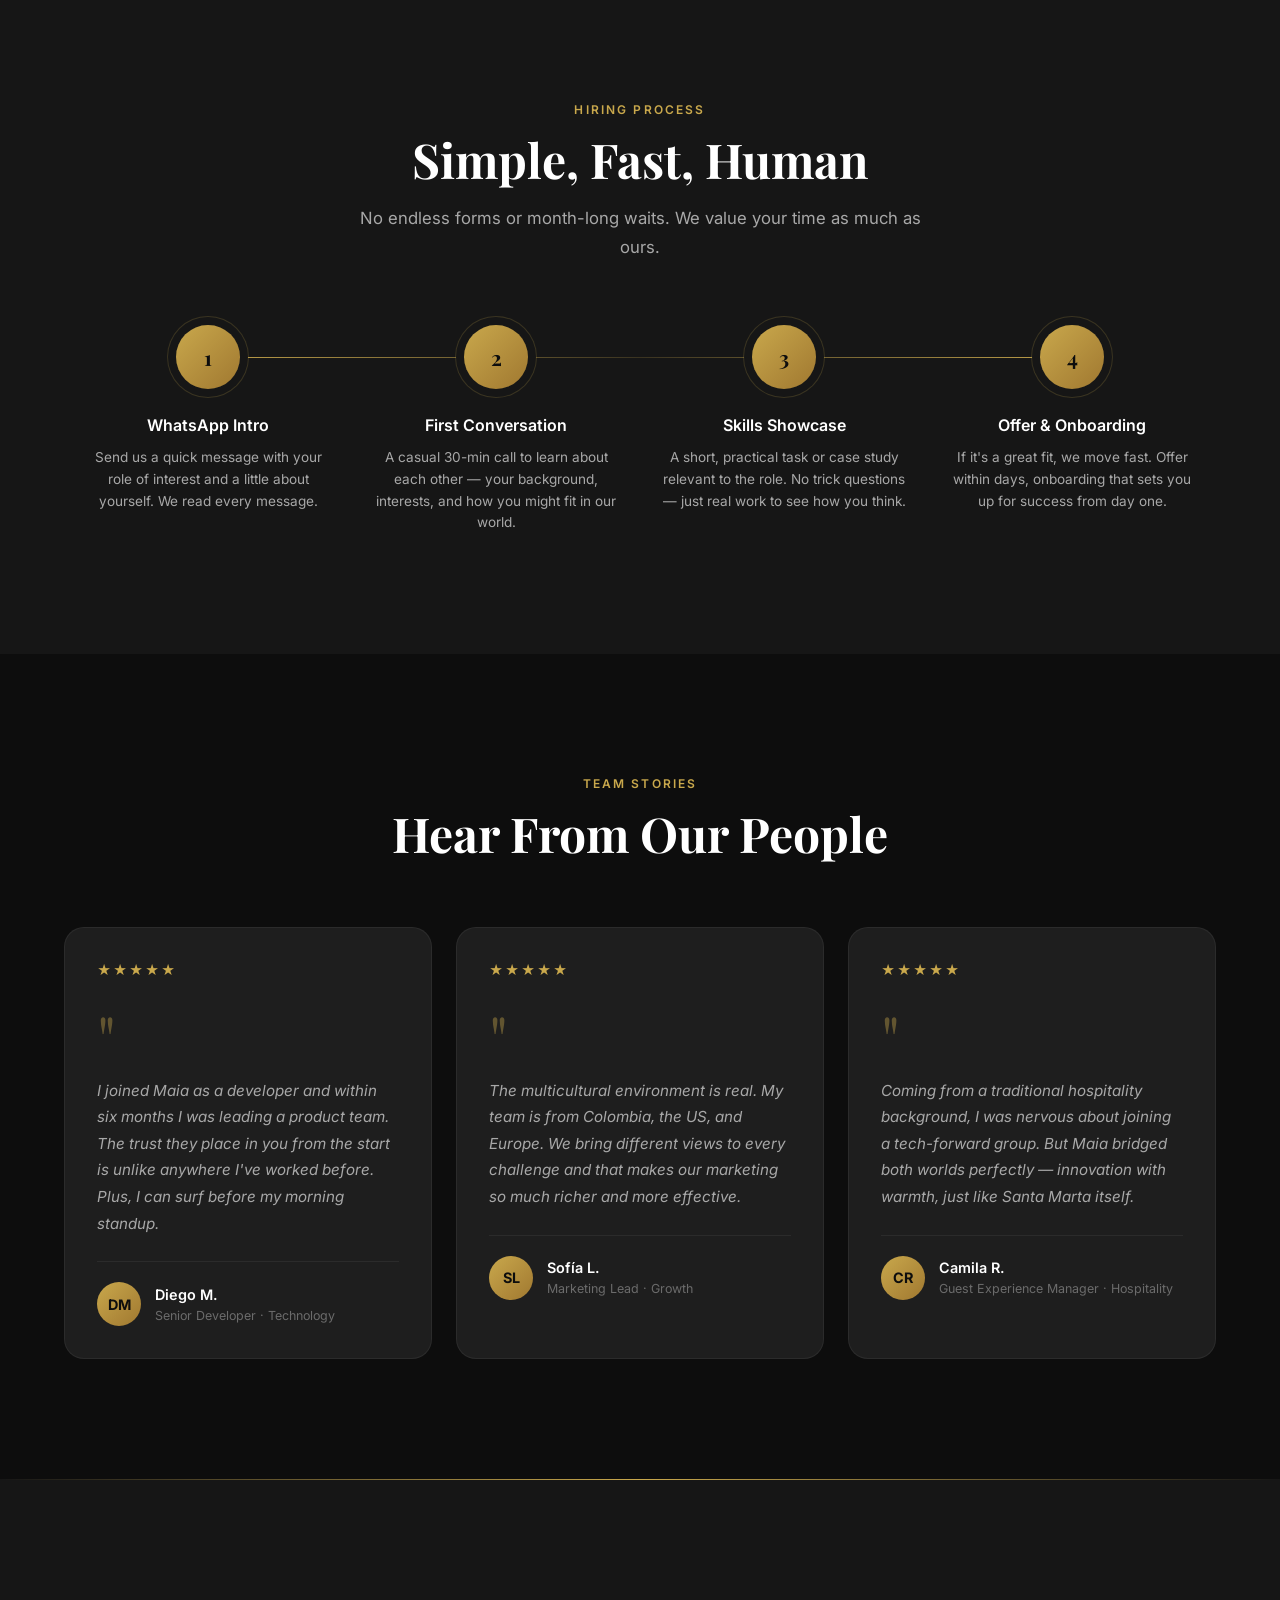
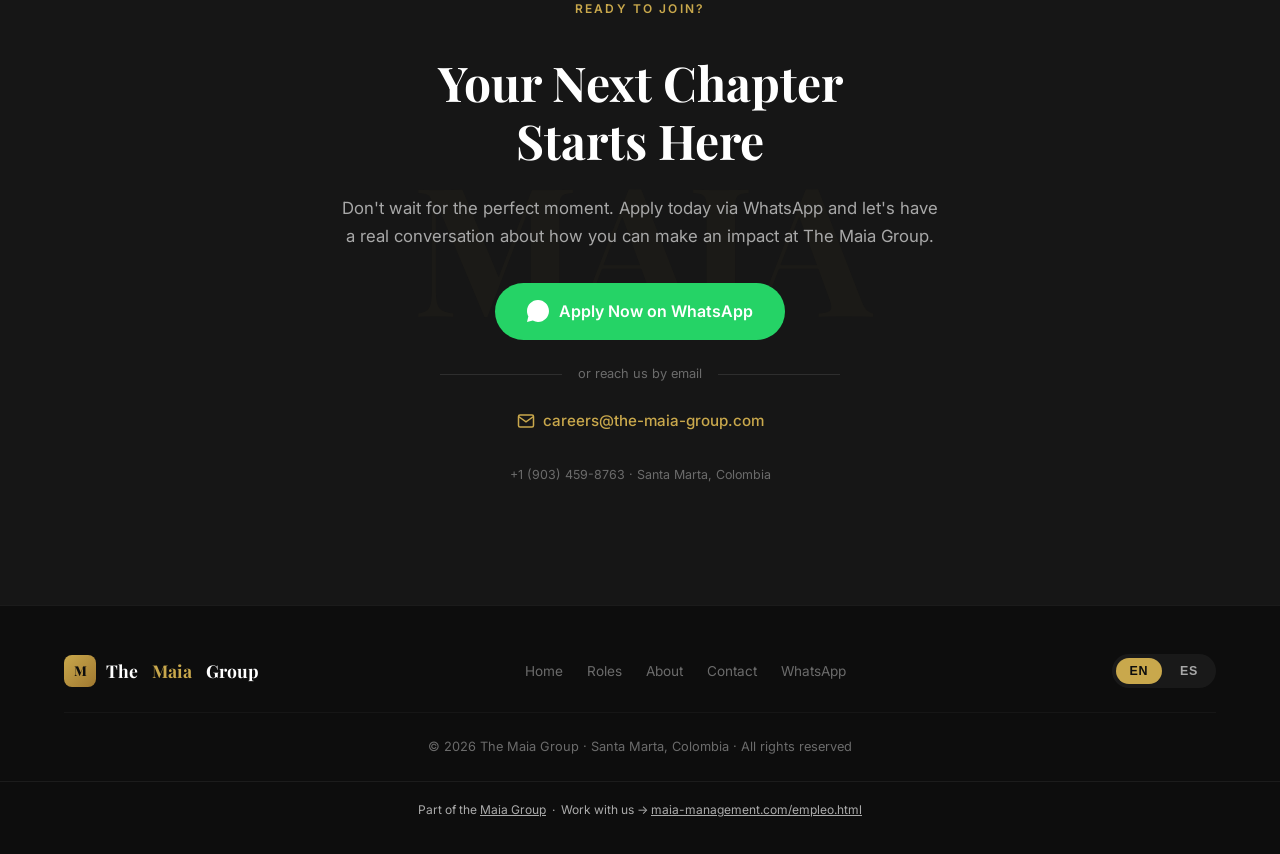
<file: careers.html>
﻿<!DOCTYPE html>
<html lang="en">
<head>
  <link rel="canonical" href="https://the-maia-group.com/careers.html">
  <meta charset="UTF-8" />
  <meta name="viewport" content="width=device-width, initial-scale=1.0" />
  <meta name="description" content="Join The Maia Group — We're hiring across 12 businesses in tech, operations, marketing, legal, hospitality, and education. Apply now and be part of something extraordinary in Santa Marta, Colombia." />
  <meta name="keywords" content="Maia Group careers, jobs Santa Marta, hiring Colombia, tech jobs, hospitality jobs, AI company careers" />
  <meta property="og:title" content="Careers at The Maia Group" />
  <meta property="og:description" content="Join a growing AI-first, multicultural group of 12 businesses. Explore opportunities in tech, operations, marketing, legal, hospitality & education." />
  <meta property="og:url" content="https://the-maia-group.com/careers.html" />
  <meta property="og:type" content="website" />
  <title>Careers | The Maia Group</title>

  <!-- Google Fonts -->
  <link rel="preconnect" href="https://fonts.googleapis.com" />
  <link rel="preconnect" href="https://fonts.gstatic.com" crossorigin />
  <link href="https://fonts.googleapis.com/css2?family=Playfair+Display:wght@400;600;700&family=Inter:wght@300;400;500;600;700&display=swap" rel="stylesheet" />

  <style>
    /* =============================================
       CSS RESET & CUSTOM PROPERTIES
    ============================================= */
    *, *::before, *::after {
      box-sizing: border-box;
      margin: 0;
      padding: 0;
    }

    :root {
      --gold:        #C9A84C;
      --gold-light:  #E8C97A;
      --gold-dark:   #A07830;
      --dark:        #0D0D0D;
      --dark-2:      #161616;
      --dark-3:      #1E1E1E;
      --dark-4:      #2A2A2A;
      --gray:        #6B6B6B;
      --gray-light:  #A8A8A8;
      --white:       #FFFFFF;
      --off-white:   #F5F3EF;
      --cream:       #FAF8F4;
      --whatsapp:    #25D366;
      --whatsapp-dk: #1DA851;

      --font-display: 'Playfair Display', Georgia, serif;
      --font-body:    'Inter', system-ui, sans-serif;

      --max-w: 1200px;
      --radius: 12px;
      --radius-lg: 20px;
      --transition: 0.3s cubic-bezier(0.4, 0, 0.2, 1);
    }

    html {
      scroll-behavior: smooth;
      font-size: 16px;
    }

    body {
      font-family: var(--font-body);
      background-color: var(--dark);
      color: var(--white);
      line-height: 1.6;
      overflow-x: hidden;
    }

    img { max-width: 100%; display: block; }
    a   { text-decoration: none; color: inherit; }

    /* =============================================
       UTILITY CLASSES
    ============================================= */
    .container {
      max-width: var(--max-w);
      margin: 0 auto;
      padding: 0 24px;
    }

    .gold { color: var(--gold); }
    .section-label {
      font-size: 0.75rem;
      font-weight: 600;
      letter-spacing: 0.18em;
      text-transform: uppercase;
      color: var(--gold);
      display: block;
      margin-bottom: 12px;
    }

    .section-title {
      font-family: var(--font-display);
      font-size: clamp(2rem, 4vw, 3rem);
      font-weight: 700;
      line-height: 1.2;
      color: var(--white);
    }

    .section-subtitle {
      font-size: 1.05rem;
      color: var(--gray-light);
      line-height: 1.7;
      max-width: 600px;
    }

    .btn {
      display: inline-flex;
      align-items: center;
      gap: 10px;
      padding: 14px 28px;
      border-radius: 50px;
      font-family: var(--font-body);
      font-size: 0.95rem;
      font-weight: 600;
      cursor: pointer;
      border: none;
      transition: var(--transition);
      white-space: nowrap;
    }

    .btn-gold {
      background: linear-gradient(135deg, var(--gold), var(--gold-dark));
      color: var(--dark);
    }
    .btn-gold:hover {
      background: linear-gradient(135deg, var(--gold-light), var(--gold));
      transform: translateY(-2px);
      box-shadow: 0 8px 25px rgba(201,168,76,0.35);
    }

    .btn-outline {
      background: transparent;
      color: var(--white);
      border: 1.5px solid rgba(255,255,255,0.3);
    }
    .btn-outline:hover {
      border-color: var(--gold);
      color: var(--gold);
      transform: translateY(-2px);
    }

    .btn-whatsapp {
      background: var(--whatsapp);
      color: var(--white);
    }
    .btn-whatsapp:hover {
      background: var(--whatsapp-dk);
      transform: translateY(-2px);
      box-shadow: 0 8px 25px rgba(37,211,102,0.35);
    }

    /* =============================================
       LANGUAGE TOGGLE
    ============================================= */
    .lang-toggle {
      display: flex;
      align-items: center;
      gap: 4px;
      background: rgba(255,255,255,0.08);
      border-radius: 50px;
      padding: 4px;
    }

    .lang-btn {
      padding: 6px 14px;
      border-radius: 50px;
      font-size: 0.78rem;
      font-weight: 600;
      letter-spacing: 0.05em;
      cursor: pointer;
      transition: var(--transition);
      border: none;
      background: transparent;
      color: var(--gray-light);
    }

    .lang-btn.active {
      background: var(--gold);
      color: var(--dark);
    }

    /* =============================================
       NAVIGATION
    ============================================= */
    .nav {
      position: fixed;
      top: 0;
      left: 0;
      right: 0;
      z-index: 100;
      padding: 18px 0;
      transition: var(--transition);
    }

    .nav.scrolled {
      background: rgba(13,13,13,0.95);
      backdrop-filter: blur(12px);
      -webkit-backdrop-filter: blur(12px);
      border-bottom: 1px solid rgba(201,168,76,0.15);
      padding: 12px 0;
    }

    .nav-inner {
      display: flex;
      align-items: center;
      justify-content: space-between;
      gap: 24px;
    }

    .nav-logo {
      font-family: var(--font-display);
      font-size: 1.3rem;
      font-weight: 700;
      color: var(--white);
      display: flex;
      align-items: center;
      gap: 10px;
    }

    .nav-logo span {
      color: var(--gold);
    }

    .logo-icon {
      width: 38px;
      height: 38px;
      background: linear-gradient(135deg, var(--gold), var(--gold-dark));
      border-radius: 8px;
      display: flex;
      align-items: center;
      justify-content: center;
      font-size: 1rem;
      font-weight: 800;
      color: var(--dark);
      flex-shrink: 0;
    }

    .nav-links {
      display: flex;
      align-items: center;
      gap: 32px;
      list-style: none;
    }

    .nav-links a {
      font-size: 0.88rem;
      font-weight: 500;
      color: var(--gray-light);
      transition: var(--transition);
      letter-spacing: 0.02em;
    }

    .nav-links a:hover,
    .nav-links a.active {
      color: var(--gold);
    }

    .nav-actions {
      display: flex;
      align-items: center;
      gap: 12px;
    }

    /* =============================================
       HERO SECTION
    ============================================= */
    .hero {
      position: relative;
      min-height: 100vh;
      display: flex;
      align-items: center;
      overflow: hidden;
    }

    .hero-bg {
      position: absolute;
      inset: 0;
      background:
        radial-gradient(ellipse 80% 60% at 60% 50%, rgba(201,168,76,0.08) 0%, transparent 70%),
        radial-gradient(ellipse 50% 80% at 10% 80%, rgba(201,168,76,0.05) 0%, transparent 60%),
        linear-gradient(180deg, var(--dark) 0%, var(--dark-2) 100%);
    }

    /* Decorative grid */
    .hero-grid {
      position: absolute;
      inset: 0;
      background-image:
        linear-gradient(rgba(201,168,76,0.04) 1px, transparent 1px),
        linear-gradient(90deg, rgba(201,168,76,0.04) 1px, transparent 1px);
      background-size: 60px 60px;
      mask-image: radial-gradient(ellipse 80% 80% at 50% 50%, black 0%, transparent 100%);
    }

    /* Floating orbs */
    .orb {
      position: absolute;
      border-radius: 50%;
      filter: blur(80px);
      pointer-events: none;
    }
    .orb-1 {
      width: 600px; height: 600px;
      background: rgba(201,168,76,0.07);
      top: -200px; right: -100px;
      animation: float 8s ease-in-out infinite;
    }
    .orb-2 {
      width: 400px; height: 400px;
      background: rgba(201,168,76,0.05);
      bottom: -100px; left: -100px;
      animation: float 10s ease-in-out infinite reverse;
    }

    @keyframes float {
      0%, 100% { transform: translateY(0px); }
      50%       { transform: translateY(-30px); }
    }

    .hero-content {
      position: relative;
      z-index: 2;
      padding-top: 100px;
      padding-bottom: 80px;
    }

    .hero-badge {
      display: inline-flex;
      align-items: center;
      gap: 8px;
      background: rgba(201,168,76,0.12);
      border: 1px solid rgba(201,168,76,0.25);
      border-radius: 50px;
      padding: 8px 18px;
      font-size: 0.78rem;
      font-weight: 600;
      letter-spacing: 0.12em;
      text-transform: uppercase;
      color: var(--gold);
      margin-bottom: 28px;
    }

    .hero-badge-dot {
      width: 6px;
      height: 6px;
      background: var(--gold);
      border-radius: 50%;
      animation: pulse 2s ease-in-out infinite;
    }

    @keyframes pulse {
      0%, 100% { opacity: 1; transform: scale(1); }
      50%       { opacity: 0.4; transform: scale(0.8); }
    }

    .hero-title {
      font-family: var(--font-display);
      font-size: clamp(2.8rem, 6vw, 4.8rem);
      font-weight: 700;
      line-height: 1.1;
      margin-bottom: 24px;
      max-width: 780px;
    }

    .hero-title .accent {
      background: linear-gradient(135deg, var(--gold-light), var(--gold));
      -webkit-background-clip: text;
      -webkit-text-fill-color: transparent;
      background-clip: text;
    }

    .hero-subtitle {
      font-size: clamp(1rem, 2vw, 1.15rem);
      color: var(--gray-light);
      max-width: 560px;
      line-height: 1.75;
      margin-bottom: 40px;
    }

    .hero-subtitle .es { display: none; }

    .hero-ctas {
      display: flex;
      flex-wrap: wrap;
      gap: 14px;
      margin-bottom: 60px;
    }

    .hero-stats {
      display: flex;
      flex-wrap: wrap;
      gap: 40px;
    }

    .stat {
      display: flex;
      flex-direction: column;
      gap: 4px;
    }

    .stat-num {
      font-family: var(--font-display);
      font-size: 2rem;
      font-weight: 700;
      color: var(--gold);
      line-height: 1;
    }

    .stat-label {
      font-size: 0.82rem;
      color: var(--gray-light);
      letter-spacing: 0.04em;
    }

    /* Divider line */
    .hero-stats::before {
      display: none;
    }

    /* =============================================
       WHY MAIA
    ============================================= */
    .why-maia {
      padding: 120px 0;
      background: var(--dark-2);
      position: relative;
      overflow: hidden;
    }

    .why-maia::before {
      content: '';
      position: absolute;
      top: 0; left: 0; right: 0;
      height: 1px;
      background: linear-gradient(90deg, transparent, var(--gold), transparent);
    }

    .section-header {
      margin-bottom: 64px;
    }

    .section-header.centered {
      text-align: center;
      display: flex;
      flex-direction: column;
      align-items: center;
    }

    .section-header.centered .section-subtitle {
      text-align: center;
    }

    .why-grid {
      display: grid;
      grid-template-columns: repeat(auto-fit, minmax(280px, 1fr));
      gap: 24px;
    }

    .why-card {
      background: var(--dark-3);
      border: 1px solid rgba(255,255,255,0.06);
      border-radius: var(--radius-lg);
      padding: 36px 32px;
      transition: var(--transition);
      position: relative;
      overflow: hidden;
    }

    .why-card::after {
      content: '';
      position: absolute;
      bottom: 0; left: 0; right: 0;
      height: 3px;
      background: linear-gradient(90deg, var(--gold), var(--gold-dark));
      transform: scaleX(0);
      transform-origin: left;
      transition: var(--transition);
    }

    .why-card:hover {
      border-color: rgba(201,168,76,0.2);
      transform: translateY(-4px);
      box-shadow: 0 20px 50px rgba(0,0,0,0.4);
    }

    .why-card:hover::after {
      transform: scaleX(1);
    }

    .why-icon {
      width: 56px;
      height: 56px;
      background: rgba(201,168,76,0.1);
      border-radius: var(--radius);
      display: flex;
      align-items: center;
      justify-content: center;
      font-size: 1.5rem;
      margin-bottom: 20px;
      transition: var(--transition);
    }

    .why-card:hover .why-icon {
      background: rgba(201,168,76,0.18);
      transform: scale(1.05);
    }

    .why-card h3 {
      font-family: var(--font-display);
      font-size: 1.2rem;
      font-weight: 600;
      margin-bottom: 10px;
      color: var(--white);
    }

    .why-card p {
      font-size: 0.92rem;
      color: var(--gray-light);
      line-height: 1.65;
    }

    /* =============================================
       ROLES / DEPARTMENTS
    ============================================= */
    .roles {
      padding: 120px 0;
      background: var(--dark);
    }

    .roles-grid {
      display: grid;
      grid-template-columns: repeat(auto-fit, minmax(320px, 1fr));
      gap: 20px;
      margin-top: 64px;
    }

    .role-card {
      background: var(--dark-3);
      border: 1px solid rgba(255,255,255,0.06);
      border-radius: var(--radius-lg);
      padding: 32px;
      display: flex;
      flex-direction: column;
      gap: 20px;
      transition: var(--transition);
      cursor: pointer;
    }

    .role-card:hover {
      border-color: rgba(201,168,76,0.25);
      background: var(--dark-4);
      transform: translateY(-3px);
      box-shadow: 0 16px 40px rgba(0,0,0,0.35);
    }

    .role-header {
      display: flex;
      align-items: flex-start;
      justify-content: space-between;
      gap: 16px;
    }

    .role-icon-wrap {
      width: 52px;
      height: 52px;
      background: rgba(201,168,76,0.1);
      border-radius: 12px;
      display: flex;
      align-items: center;
      justify-content: center;
      font-size: 1.4rem;
      flex-shrink: 0;
    }

    .role-badge {
      display: inline-flex;
      align-items: center;
      gap: 5px;
      background: rgba(37,211,102,0.1);
      border: 1px solid rgba(37,211,102,0.2);
      color: #4ADE80;
      font-size: 0.7rem;
      font-weight: 600;
      letter-spacing: 0.08em;
      text-transform: uppercase;
      padding: 4px 10px;
      border-radius: 50px;
    }

    .role-badge.hot {
      background: rgba(239,68,68,0.1);
      border-color: rgba(239,68,68,0.2);
      color: #F87171;
    }

    .role-badge-dot {
      width: 5px;
      height: 5px;
      border-radius: 50%;
      background: currentColor;
    }

    .role-card h3 {
      font-family: var(--font-display);
      font-size: 1.25rem;
      font-weight: 600;
      color: var(--white);
      margin-bottom: 6px;
    }

    .role-card p {
      font-size: 0.9rem;
      color: var(--gray-light);
      line-height: 1.65;
    }

    .role-tags {
      display: flex;
      flex-wrap: wrap;
      gap: 8px;
    }

    .tag {
      background: rgba(255,255,255,0.05);
      border: 1px solid rgba(255,255,255,0.08);
      color: var(--gray-light);
      font-size: 0.75rem;
      font-weight: 500;
      padding: 4px 12px;
      border-radius: 50px;
    }

    .role-apply {
      display: flex;
      align-items: center;
      gap: 8px;
      color: var(--gold);
      font-size: 0.88rem;
      font-weight: 600;
      transition: var(--transition);
      border-top: 1px solid rgba(255,255,255,0.06);
      padding-top: 16px;
    }

    .role-apply svg {
      transition: var(--transition);
    }

    .role-card:hover .role-apply svg {
      transform: translateX(4px);
    }

    /* =============================================
       LIFESTYLE SECTION
    ============================================= */
    .lifestyle {
      padding: 120px 0;
      background: var(--dark-2);
      position: relative;
      overflow: hidden;
    }

    .lifestyle::before {
      content: '';
      position: absolute;
      top: 0; left: 0; right: 0;
      height: 1px;
      background: linear-gradient(90deg, transparent, var(--gold), transparent);
    }

    .lifestyle-inner {
      display: grid;
      grid-template-columns: 1fr 1fr;
      gap: 80px;
      align-items: center;
    }

    .lifestyle-visual {
      position: relative;
    }

    .lifestyle-img-main {
      border-radius: var(--radius-lg);
      overflow: hidden;
      background: var(--dark-4);
      aspect-ratio: 4/5;
      display: flex;
      align-items: center;
      justify-content: center;
      position: relative;
    }

    /* Placeholder visual for Santa Marta */
    .lifestyle-placeholder {
      width: 100%;
      height: 100%;
      background: linear-gradient(135deg,
        #0a1628 0%,
        #1a2d4a 30%,
        #0d3b2e 60%,
        #1a4a3a 100%);
      display: flex;
      flex-direction: column;
      align-items: center;
      justify-content: center;
      gap: 16px;
      position: relative;
      overflow: hidden;
    }

    .lifestyle-placeholder::before {
      content: '';
      position: absolute;
      bottom: 0; left: 0; right: 0;
      height: 40%;
      background: linear-gradient(0deg,
        rgba(0,80,50,0.6) 0%,
        transparent 100%);
    }

    .lifestyle-placeholder::after {
      content: '🌊 🏖️ 🌴';
      font-size: 3rem;
      position: relative;
      z-index: 2;
      filter: drop-shadow(0 4px 12px rgba(0,0,0,0.5));
    }

    .lifestyle-city-label {
      position: absolute;
      bottom: 24px;
      left: 24px;
      background: rgba(13,13,13,0.9);
      backdrop-filter: blur(8px);
      border: 1px solid rgba(201,168,76,0.2);
      border-radius: var(--radius);
      padding: 12px 18px;
      z-index: 10;
    }

    .lifestyle-city-label strong {
      display: block;
      font-family: var(--font-display);
      font-size: 1rem;
      color: var(--gold);
    }

    .lifestyle-city-label span {
      font-size: 0.75rem;
      color: var(--gray-light);
    }

    .lifestyle-floating-card {
      position: absolute;
      top: 32px;
      right: -32px;
      background: rgba(22,22,22,0.95);
      backdrop-filter: blur(12px);
      border: 1px solid rgba(201,168,76,0.2);
      border-radius: var(--radius);
      padding: 16px 20px;
      z-index: 10;
      min-width: 160px;
    }

    .lifestyle-floating-card p {
      font-size: 0.8rem;
      color: var(--gray-light);
      margin-bottom: 4px;
    }

    .lifestyle-floating-card strong {
      font-size: 1.3rem;
      font-family: var(--font-display);
      color: var(--gold);
    }

    .lifestyle-perks {
      margin-top: 36px;
    }

    .perk-item {
      display: flex;
      align-items: flex-start;
      gap: 16px;
      padding: 20px 0;
      border-bottom: 1px solid rgba(255,255,255,0.06);
    }

    .perk-item:last-child {
      border-bottom: none;
    }

    .perk-icon {
      width: 42px;
      height: 42px;
      background: rgba(201,168,76,0.1);
      border-radius: 10px;
      display: flex;
      align-items: center;
      justify-content: center;
      font-size: 1.1rem;
      flex-shrink: 0;
    }

    .perk-text h4 {
      font-size: 0.95rem;
      font-weight: 600;
      color: var(--white);
      margin-bottom: 4px;
    }

    .perk-text p {
      font-size: 0.85rem;
      color: var(--gray-light);
      line-height: 1.55;
    }

    /* =============================================
       BUSINESSES MARQUEE
    ============================================= */
    .businesses {
      padding: 80px 0;
      background: var(--dark);
      overflow: hidden;
    }

    .businesses-label {
      text-align: center;
      margin-bottom: 40px;
    }

    .marquee-track {
      display: flex;
      gap: 0;
      overflow: hidden;
      mask-image: linear-gradient(90deg, transparent 0%, black 10%, black 90%, transparent 100%);
    }

    .marquee-inner {
      display: flex;
      gap: 16px;
      animation: marquee 30s linear infinite;
      flex-shrink: 0;
    }

    .marquee-inner:nth-child(2) {
      animation-delay: -15s;
    }

    @keyframes marquee {
      0%   { transform: translateX(0); }
      100% { transform: translateX(-50%); }
    }

    .biz-chip {
      display: inline-flex;
      align-items: center;
      gap: 8px;
      background: var(--dark-3);
      border: 1px solid rgba(255,255,255,0.07);
      border-radius: 50px;
      padding: 10px 20px;
      white-space: nowrap;
      font-size: 0.85rem;
      color: var(--gray-light);
      flex-shrink: 0;
    }

    .biz-dot {
      width: 6px;
      height: 6px;
      border-radius: 50%;
      background: var(--gold);
      flex-shrink: 0;
    }

    /* =============================================
       PROCESS SECTION
    ============================================= */
    .process {
      padding: 120px 0;
      background: var(--dark-2);
    }

    .process-steps {
      display: grid;
      grid-template-columns: repeat(auto-fit, minmax(200px, 1fr));
      gap: 0;
      margin-top: 64px;
      position: relative;
    }

    .process-steps::before {
      content: '';
      position: absolute;
      top: 32px;
      left: 10%;
      right: 10%;
      height: 1px;
      background: linear-gradient(90deg, var(--gold), rgba(201,168,76,0.2), var(--gold));
      z-index: 0;
    }

    .step {
      display: flex;
      flex-direction: column;
      align-items: center;
      text-align: center;
      padding: 0 20px;
      position: relative;
      z-index: 1;
    }

    .step-num {
      width: 64px;
      height: 64px;
      border-radius: 50%;
      background: linear-gradient(135deg, var(--gold), var(--gold-dark));
      display: flex;
      align-items: center;
      justify-content: center;
      font-family: var(--font-display);
      font-size: 1.3rem;
      font-weight: 700;
      color: var(--dark);
      margin-bottom: 24px;
      box-shadow: 0 0 0 8px var(--dark-2), 0 0 0 9px rgba(201,168,76,0.2);
      flex-shrink: 0;
    }

    .step h3 {
      font-size: 1rem;
      font-weight: 600;
      color: var(--white);
      margin-bottom: 8px;
    }

    .step p {
      font-size: 0.85rem;
      color: var(--gray-light);
      line-height: 1.6;
    }

    /* =============================================
       TESTIMONIALS
    ============================================= */
    .testimonials {
      padding: 120px 0;
      background: var(--dark);
    }

    .testimonials-grid {
      display: grid;
      grid-template-columns: repeat(auto-fit, minmax(300px, 1fr));
      gap: 24px;
      margin-top: 64px;
    }

    .testimonial-card {
      background: var(--dark-3);
      border: 1px solid rgba(255,255,255,0.06);
      border-radius: var(--radius-lg);
      padding: 32px;
      display: flex;
      flex-direction: column;
      gap: 24px;
      transition: var(--transition);
    }

    .testimonial-card:hover {
      border-color: rgba(201,168,76,0.15);
      transform: translateY(-3px);
    }

    .quote-mark {
      font-family: var(--font-display);
      font-size: 4rem;
      line-height: 1;
      color: var(--gold);
      opacity: 0.4;
      margin-bottom: -16px;
    }

    .testimonial-text {
      font-size: 0.95rem;
      color: var(--gray-light);
      line-height: 1.75;
      font-style: italic;
    }

    .testimonial-author {
      display: flex;
      align-items: center;
      gap: 14px;
      border-top: 1px solid rgba(255,255,255,0.06);
      padding-top: 20px;
    }

    .author-avatar {
      width: 44px;
      height: 44px;
      border-radius: 50%;
      background: linear-gradient(135deg, var(--gold), var(--gold-dark));
      display: flex;
      align-items: center;
      justify-content: center;
      font-weight: 700;
      font-size: 0.9rem;
      color: var(--dark);
      flex-shrink: 0;
    }

    .author-name {
      font-size: 0.9rem;
      font-weight: 600;
      color: var(--white);
    }

    .author-role {
      font-size: 0.78rem;
      color: var(--gray);
    }

    .stars {
      color: var(--gold);
      font-size: 0.85rem;
      letter-spacing: 2px;
    }

    /* =============================================
       CTA SECTION
    ============================================= */
    .cta-section {
      padding: 120px 0;
      background: var(--dark-2);
      position: relative;
      overflow: hidden;
    }

    .cta-section::before {
      content: '';
      position: absolute;
      top: 0; left: 0; right: 0;
      height: 1px;
      background: linear-gradient(90deg, transparent, var(--gold), transparent);
    }

    .cta-bg-text {
      position: absolute;
      top: 50%;
      left: 50%;
      transform: translate(-50%, -50%);
      font-family: var(--font-display);
      font-size: clamp(80px, 15vw, 180px);
      font-weight: 700;
      color: rgba(201,168,76,0.03);
      white-space: nowrap;
      pointer-events: none;
      user-select: none;
      letter-spacing: -0.02em;
    }

    .cta-inner {
      position: relative;
      z-index: 2;
      text-align: center;
      display: flex;
      flex-direction: column;
      align-items: center;
      gap: 24px;
    }

    .cta-inner .section-title {
      max-width: 700px;
    }

    .cta-inner .section-subtitle {
      text-align: center;
    }

    .cta-btns {
      display: flex;
      flex-wrap: wrap;
      justify-content: center;
      gap: 14px;
      margin-top: 8px;
    }

    .cta-divider {
      display: flex;
      align-items: center;
      gap: 16px;
      width: 100%;
      max-width: 400px;
    }

    .cta-divider::before,
    .cta-divider::after {
      content: '';
      flex: 1;
      height: 1px;
      background: rgba(255,255,255,0.1);
    }

    .cta-divider span {
      font-size: 0.8rem;
      color: var(--gray);
      white-space: nowrap;
    }

    .cta-email {
      display: flex;
      align-items: center;
      gap: 8px;
      color: var(--gold);
      font-size: 0.95rem;
      font-weight: 500;
      transition: var(--transition);
    }

    .cta-email:hover {
      color: var(--gold-light);
    }

    /* =============================================
       BILINGUAL SUPPORT
    ============================================= */

    /* When Spanish is active, hide English & show Spanish */
    body.lang-es .en { display: none !important; }
    body.lang-es .es { display: block !important; }

    body.lang-es span.es { display: inline !important; }
    body.lang-es span.en { display: none !important; }

    /* Default: English shown, Spanish hidden */
    .es { display: none; }
    .en { display: block; }
    span.es { display: none; }
    span.en { display: inline; }

    /* =============================================
       FOOTER
    ============================================= */
    .footer {
      background: var(--dark);
      border-top: 1px solid rgba(255,255,255,0.06);
      padding: 48px 0 32px;
    }

    .footer-inner {
      display: flex;
      flex-wrap: wrap;
      align-items: center;
      justify-content: space-between;
      gap: 24px;
    }

    .footer-logo {
      font-family: var(--font-display);
      font-size: 1.1rem;
      font-weight: 700;
      color: var(--white);
      display: flex;
      align-items: center;
      gap: 10px;
    }

    .footer-links {
      display: flex;
      gap: 24px;
      list-style: none;
    }

    .footer-links a {
      font-size: 0.85rem;
      color: var(--gray);
      transition: var(--transition);
    }

    .footer-links a:hover {
      color: var(--gold);
    }

    .footer-copy {
      font-size: 0.8rem;
      color: var(--gray);
      text-align: center;
      width: 100%;
      padding-top: 24px;
      border-top: 1px solid rgba(255,255,255,0.04);
      margin-top: 24px;
    }

    /* =============================================
       FLOATING WHATSAPP BUTTON
    ============================================= */
    .wa-float {
      position: fixed;
      bottom: 32px;
      right: 32px;
      z-index: 200;
      width: 60px;
      height: 60px;
      background: var(--whatsapp);
      border-radius: 50%;
      display: flex;
      align-items: center;
      justify-content: center;
      box-shadow: 0 4px 20px rgba(37,211,102,0.4);
      transition: var(--transition);
      animation: wa-pulse 3s ease-in-out infinite;
    }

    .wa-float:hover {
      background: var(--whatsapp-dk);
      transform: scale(1.08);
      box-shadow: 0 8px 30px rgba(37,211,102,0.5);
    }

    .wa-float svg {
      width: 30px;
      height: 30px;
      fill: white;
    }

    @keyframes wa-pulse {
      0%, 100% { box-shadow: 0 4px 20px rgba(37,211,102,0.4); }
      50%       { box-shadow: 0 4px 30px rgba(37,211,102,0.7), 0 0 0 8px rgba(37,211,102,0.08); }
    }

    /* =============================================
       MOBILE MENU
    ============================================= */
    .hamburger {
      display: none;
      flex-direction: column;
      gap: 5px;
      cursor: pointer;
      padding: 4px;
      background: none;
      border: none;
    }

    .hamburger span {
      display: block;
      width: 24px;
      height: 2px;
      background: var(--white);
      border-radius: 2px;
      transition: var(--transition);
    }

    .hamburger.open span:nth-child(1) {
      transform: translateY(7px) rotate(45deg);
    }
    .hamburger.open span:nth-child(2) {
      opacity: 0;
    }
    .hamburger.open span:nth-child(3) {
      transform: translateY(-7px) rotate(-45deg);
    }

    .mobile-menu {
      display: none;
      position: fixed;
      top: 0; left: 0; right: 0; bottom: 0;
      background: rgba(13,13,13,0.98);
      z-index: 99;
      flex-direction: column;
      align-items: center;
      justify-content: center;
      gap: 32px;
    }

    .mobile-menu.open {
      display: flex;
    }

    .mobile-menu a {
      font-family: var(--font-display);
      font-size: 2rem;
      color: var(--white);
      font-weight: 600;
      transition: var(--transition);
    }

    .mobile-menu a:hover {
      color: var(--gold);
    }

    /* =============================================
       SCROLL ANIMATIONS
    ============================================= */
    .reveal {
      opacity: 0;
      transform: translateY(30px);
      transition: opacity 0.7s ease, transform 0.7s ease;
    }

    .reveal.visible {
      opacity: 1;
      transform: translateY(0);
    }

    /* =============================================
       RESPONSIVE
    ============================================= */
    @media (max-width: 900px) {
      .nav-links { display: none; }
      .hamburger { display: flex; }

      .lifestyle-inner {
        grid-template-columns: 1fr;
        gap: 48px;
      }

      .lifestyle-floating-card {
        right: 16px;
      }

      .process-steps::before {
        display: none;
      }

      .process-steps {
        grid-template-columns: 1fr 1fr;
        gap: 40px;
      }
    }

    @media (max-width: 600px) {
      .nav-actions .btn { display: none; }
      .hero-stats { gap: 24px; }
      .process-steps { grid-template-columns: 1fr; }
      .wa-float { bottom: 20px; right: 20px; }
      .footer-inner { flex-direction: column; text-align: center; }
      .footer-links { flex-wrap: wrap; justify-content: center; }
    }
  </style>
</head>

<body class="lang-en">

  <!-- ========================================
       FLOATING WHATSAPP BUTTON
  ======================================== -->
  <a
    href="https://wa.me/19034598763"
    class="wa-float"
    target="_blank"
    rel="noopener noreferrer"
    aria-label="Chat on WhatsApp"
    title="Chat with us on WhatsApp"
  >
    <svg viewBox="0 0 32 32" xmlns="http://www.w3.org/2000/svg">
      <path d="M16 0C7.163 0 0 7.163 0 16c0 2.833.737 5.494 2.027 7.806L0 32l8.445-2.004A15.93 15.93 0 0016 32c8.837 0 16-7.163 16-16S24.837 0 16 0zm0 29.333a13.28 13.28 0 01-6.793-1.861l-.487-.29-5.01 1.189 1.266-4.873-.317-.5A13.264 13.264 0 012.667 16C2.667 8.636 8.636 2.667 16 2.667S29.333 8.636 29.333 16 23.364 29.333 16 29.333zm7.387-9.893c-.403-.202-2.387-1.178-2.757-1.313-.37-.135-.64-.202-.91.202-.27.403-1.045 1.313-1.281 1.583-.236.27-.472.303-.875.101-.403-.202-1.703-.628-3.244-2.003-1.198-1.07-2.007-2.39-2.243-2.793-.236-.403-.025-.621.177-.821.182-.18.403-.472.605-.708.202-.236.27-.403.403-.673.135-.27.068-.506-.034-.708-.101-.202-.91-2.193-1.247-3.003-.33-.789-.663-.682-.91-.695-.236-.012-.506-.015-.776-.015s-.708.101-1.079.506c-.37.404-1.415 1.383-1.415 3.374s1.449 3.913 1.651 4.183c.202.27 2.852 4.354 6.908 6.104.966.417 1.719.665 2.307.852.97.308 1.853.264 2.551.16.778-.115 2.387-.975 2.724-1.917.337-.942.337-1.75.236-1.917-.101-.168-.371-.27-.774-.472z"/>
    </svg>
  </a>

  <!-- ========================================
       MOBILE MENU
  ======================================== -->
  <nav class="mobile-menu" id="mobileMenu">
    <a href="#why-maia" onclick="closeMobileMenu()">
      <span class="en">Why Maia</span>
      <span class="es">Por qué Maia</span>
    </a>
    <a href="#roles" onclick="closeMobileMenu()">
      <span class="en">Open Roles</span>
      <span class="es">Vacantes</span>
    </a>
    <a href="#lifestyle" onclick="closeMobileMenu()">
      <span class="en">Lifestyle</span>
      <span class="es">Estilo de Vida</span>
    </a>
    <a href="#process" onclick="closeMobileMenu()">
      <span class="en">Process</span>
      <span class="es">Proceso</span>
    </a>
    <a href="https://wa.me/19034598763" target="_blank" rel="noopener noreferrer">
      WhatsApp
    </a>
  </nav>

  <!-- ========================================
       NAVIGATION
  ======================================== -->
  <header class="nav" id="navbar">
  <link rel="canonical" href="https://the-maia-group.com/careers.html">
    <div class="container">
      <div class="nav-inner">
        <a href="https://the-maia-group.com" class="nav-logo">
          <div class="logo-icon">M</div>
          The <span>Maia</span> Group
        </a>

        <ul class="nav-links">
          <li><a href="#why-maia">
            <span class="en">Why Maia</span>
            <span class="es">Por qué Maia</span>
          </a></li>
          <li><a href="#roles" class="active">
            <span class="en">Open Roles</span>
            <span class="es">Vacantes</span>
          </a></li>
          <li><a href="#lifestyle">
            <span class="en">Lifestyle</span>
            <span class="es">Estilo de Vida</span>
          </a></li>
          <li><a href="#process">
            <span class="en">Process</span>
            <span class="es">Proceso</span>
          </a></li>
          <li><a href="https://the-maia-group.com">
            <span class="en">About Us</span>
            <span class="es">Nosotros</span>
          </a></li>
        </ul>

        <div class="nav-actions">
          <div class="lang-toggle">
            <button class="lang-btn active" id="btnEn" onclick="setLang('en')">EN</button>
            <button class="lang-btn" id="btnEs" onclick="setLang('es')">ES</button>
          </div>

          <a href="https://wa.me/19034598763" class="btn btn-whatsapp" target="_blank" rel="noopener noreferrer">
            <svg width="16" height="16" viewBox="0 0 32 32" fill="currentColor"><path d="M16 0C7.163 0 0 7.163 0 16c0 2.833.737 5.494 2.027 7.806L0 32l8.445-2.004A15.93 15.93 0 0016 32c8.837 0 16-7.163 16-16S24.837 0 16 0zm7.387 19.44c-.403-.202-2.387-1.178-2.757-1.313-.37-.135-.64-.202-.91.202-.27.403-1.045 1.313-1.281 1.583-.236.27-.472.303-.875.101-.403-.202-1.703-.628-3.244-2.003-1.198-1.07-2.007-2.39-2.243-2.793-.236-.403-.025-.621.177-.821.182-.18.403-.472.605-.708.202-.236.27-.403.403-.673.135-.27.068-.506-.034-.708-.101-.202-.91-2.193-1.247-3.003-.33-.789-.663-.682-.91-.695-.236-.012-.506-.015-.776-.015s-.708.101-1.079.506c-.37.404-1.415 1.383-1.415 3.374s1.449 3.913 1.651 4.183c.202.27 2.852 4.354 6.908 6.104.966.417 1.719.665 2.307.852.97.308 1.853.264 2.551.16.778-.115 2.387-.975 2.724-1.917.337-.942.337-1.75.236-1.917-.101-.168-.371-.27-.774-.472z"/></svg>
            <span class="en">Apply via WhatsApp</span>
            <span class="es">Aplicar por WhatsApp</span>
          </a>

          <button class="hamburger" id="hamburger" onclick="toggleMobileMenu()" aria-label="Toggle menu">
            <span></span>
            <span></span>
            <span></span>
          </button>
        </div>
      </div>
    </div>
  </header>

  <!-- ========================================
       HERO
  ======================================== -->
  <section class="hero">
    <div class="hero-bg"></div>
    <div class="hero-grid"></div>
    <div class="orb orb-1"></div>
    <div class="orb orb-2"></div>

    <div class="container">
      <div class="hero-content">
        <div class="hero-badge">
          <div class="hero-badge-dot"></div>
          <span class="en">Now Hiring Across 12 Businesses</span>
          <span class="es">Contratando en 12 Empresas</span>
        </div>

        <h1 class="hero-title">
          <span class="en">
            Build Something<br/>
            <span class="accent">Extraordinary</span><br/>
            With Us
          </span>
          <span class="es">
            Construye Algo<br/>
            <span class="accent">Extraordinario</span><br/>
            Con Nosotros
          </span>
        </h1>

        <p class="hero-subtitle">
          <span class="en">The Maia Group is a fast-growing, AI-first constellation of 12 businesses. We're hiring bold, curious, and driven people who want to shape what's next — from the Caribbean coast of Colombia.</span>
          <span class="es">The Maia Group es una constelación de 12 empresas en rápido crecimiento, lideradas por IA. Buscamos personas valientes, curiosas y apasionadas que quieran construir el futuro — desde la costa caribeña de Colombia.</span>
        </p>

        <div class="hero-ctas">
          <a href="#roles" class="btn btn-gold">
            <svg width="18" height="18" fill="none" stroke="currentColor" stroke-width="2" viewBox="0 0 24 24"><path d="M21 21l-4.35-4.35M17 11A6 6 0 115 11a6 6 0 0112 0z"/></svg>
            <span class="en">Explore Open Roles</span>
            <span class="es">Ver Vacantes</span>
          </a>
          <a href="https://wa.me/19034598763" class="btn btn-whatsapp" target="_blank" rel="noopener noreferrer">
            <svg width="18" height="18" viewBox="0 0 32 32" fill="currentColor"><path d="M16 0C7.163 0 0 7.163 0 16c0 2.833.737 5.494 2.027 7.806L0 32l8.445-2.004A15.93 15.93 0 0016 32c8.837 0 16-7.163 16-16S24.837 0 16 0zm7.387 19.44c-.403-.202-2.387-1.178-2.757-1.313-.37-.135-.64-.202-.91.202-.27.403-1.045 1.313-1.281 1.583-.236.27-.472.303-.875.101-.403-.202-1.703-.628-3.244-2.003-1.198-1.07-2.007-2.39-2.243-2.793-.236-.403-.025-.621.177-.821.182-.18.403-.472.605-.708.202-.236.27-.403.403-.673.135-.27.068-.506-.034-.708-.101-.202-.91-2.193-1.247-3.003-.33-.789-.663-.682-.91-.695-.236-.012-.506-.015-.776-.015s-.708.101-1.079.506c-.37.404-1.415 1.383-1.415 3.374s1.449 3.913 1.651 4.183c.202.27 2.852 4.354 6.908 6.104.966.417 1.719.665 2.307.852.97.308 1.853.264 2.551.16.778-.115 2.387-.975 2.724-1.917.337-.942.337-1.75.236-1.917-.101-.168-.371-.27-.774-.472z"/></svg>
            <span class="en">Chat with Us</span>
            <span class="es">Chatea con Nosotros</span>
          </a>
          <a href="https://the-maia-group.com" class="btn btn-outline">
            <span class="en">About The Maia Group</span>
            <span class="es">Sobre The Maia Group</span>
          </a>
        </div>

        <div class="hero-stats">
          <div class="stat">
            <span class="stat-num">12</span>
            <span class="stat-label en">Active Businesses</span>
            <span class="stat-label es">Empresas Activas</span>
          </div>
          <div class="stat">
            <span class="stat-num">6+</span>
            <span class="stat-label en">Departments Hiring</span>
            <span class="stat-label es">Áreas Contratando</span>
          </div>
          <div class="stat">
            <span class="stat-num">3+</span>
            <span class="stat-label en">Countries Represented</span>
            <span class="stat-label es">Países Representados</span>
          </div>
          <div class="stat">
            <span class="stat-num">AI</span>
            <span class="stat-label en">First Culture</span>
            <span class="stat-label es">Cultura AI-First</span>
          </div>
        </div>
      </div>
    </div>
  </section>

  <!-- ========================================
       BUSINESSES MARQUEE
  ======================================== -->
  <section class="businesses">
    <div class="businesses-label">
      <span class="section-label">
        <span class="en">Our 12 Businesses</span>
        <span class="es">Nuestras 12 Empresas</span>
      </span>
    </div>
    <div class="marquee-track" aria-hidden="true">
      <div class="marquee-inner">
        <span class="biz-chip"><span class="biz-dot"></span>Tech &amp; Software</span>
        <span class="biz-chip"><span class="biz-dot"></span>Hospitality</span>
        <span class="biz-chip"><span class="biz-dot"></span>Education Platform</span>
        <span class="biz-chip"><span class="biz-dot"></span>Digital Marketing</span>
        <span class="biz-chip"><span class="biz-dot"></span>Legal Services</span>
        <span class="biz-chip"><span class="biz-dot"></span>Operations Hub</span>
        <span class="biz-chip"><span class="biz-dot"></span>AI Solutions</span>
        <span class="biz-chip"><span class="biz-dot"></span>E-commerce</span>
        <span class="biz-chip"><span class="biz-dot"></span>Consulting</span>
        <span class="biz-chip"><span class="biz-dot"></span>Real Estate</span>
        <span class="biz-chip"><span class="biz-dot"></span>Media &amp; Content</span>
        <span class="biz-chip"><span class="biz-dot"></span>Events &amp; Experience</span>
        <span class="biz-chip"><span class="biz-dot"></span>Tech &amp; Software</span>
        <span class="biz-chip"><span class="biz-dot"></span>Hospitality</span>
        <span class="biz-chip"><span class="biz-dot"></span>Education Platform</span>
        <span class="biz-chip"><span class="biz-dot"></span>Digital Marketing</span>
        <span class="biz-chip"><span class="biz-dot"></span>Legal Services</span>
        <span class="biz-chip"><span class="biz-dot"></span>Operations Hub</span>
        <span class="biz-chip"><span class="biz-dot"></span>AI Solutions</span>
        <span class="biz-chip"><span class="biz-dot"></span>E-commerce</span>
        <span class="biz-chip"><span class="biz-dot"></span>Consulting</span>
        <span class="biz-chip"><span class="biz-dot"></span>Real Estate</span>
        <span class="biz-chip"><span class="biz-dot"></span>Media &amp; Content</span>
        <span class="biz-chip"><span class="biz-dot"></span>Events &amp; Experience</span>
      </div>
    </div>
  </section>

  <!-- ========================================
       WHY MAIA
  ======================================== -->
  <section class="why-maia" id="why-maia">
    <div class="container">
      <div class="section-header centered reveal">
        <span class="section-label">
          <span class="en">Why Work With Us</span>
          <span class="es">Por Qué Trabajar Con Nosotros</span>
        </span>
        <h2 class="section-title">
          <span class="en">More Than a Job.<br/>A Movement.</span>
          <span class="es">Más Que un Trabajo.<br/>Un Movimiento.</span>
        </h2>
        <p class="section-subtitle" style="text-align:center;margin:16px auto 0;">
          <span class="en">We're building a future-proof group of businesses powered by AI, people, and purpose. Here's why people choose Maia.</span>
          <span class="es">Construimos un grupo de empresas a prueba de futuro, impulsadas por IA, personas y propósito. Por eso la gente elige Maia.</span>
        </p>
      </div>

      <div class="why-grid">
        <div class="why-card reveal">
          <div class="why-icon">🤖</div>
          <h3>
            <span class="en">AI-First Culture</span>
            <span class="es">Cultura AI-First</span>
          </h3>
          <p>
            <span class="en">We don't just talk about AI — we use it every day. You'll work with the latest tools, automate intelligently, and help define what it means to build in the AI era.</span>
            <span class="es">No solo hablamos de IA — la usamos todos los días. Trabajarás con las últimas herramientas y ayudarás a definir lo que significa construir en la era de la IA.</span>
          </p>
        </div>

        <div class="why-card reveal">
          <div class="why-icon">🌍</div>
          <h3>
            <span class="en">Multicultural Team</span>
            <span class="es">Equipo Multicultural</span>
          </h3>
          <p>
            <span class="en">Our team spans continents, languages, and perspectives. We believe diversity isn't a checkbox — it's our competitive edge and the source of our best ideas.</span>
            <span class="es">Nuestro equipo abarca continentes, idiomas y perspectivas. Creemos que la diversidad es nuestra ventaja competitiva y la fuente de nuestras mejores ideas.</span>
          </p>
        </div>

        <div class="why-card reveal">
          <div class="why-icon">🚀</div>
          <h3>
            <span class="en">Rapid Growth</span>
            <span class="es">Crecimiento Acelerado</span>
          </h3>
          <p>
            <span class="en">12 businesses. Growing fast. That means real ownership, real impact, and real career acceleration — not years of waiting for a promotion.</span>
            <span class="es">12 empresas. Crecimiento rápido. Eso significa propiedad real, impacto real y aceleración profesional real — sin esperar años por un ascenso.</span>
          </p>
        </div>

        <div class="why-card reveal">
          <div class="why-icon">🌴</div>
          <h3>
            <span class="en">Santa Marta Lifestyle</span>
            <span class="es">Estilo de Vida Santa Marta</span>
          </h3>
          <p>
            <span class="en">Work from paradise. Santa Marta is where the Caribbean Sea meets the Sierra Nevada mountains — stunning nature, warm culture, and a growing tech scene.</span>
            <span class="es">Trabaja desde el paraíso. Santa Marta es donde el Mar Caribe se encuentra con la Sierra Nevada — naturaleza impresionante, cultura cálida y escena tech en crecimiento.</span>
          </p>
        </div>

        <div class="why-card reveal">
          <div class="why-icon">💡</div>
          <h3>
            <span class="en">Innovative DNA</span>
            <span class="es">ADN Innovador</span>
          </h3>
          <p>
            <span class="en">We reward bold thinking. If you have a better way to do something, we want to hear it. Experimentation is encouraged; bureaucracy is minimized.</span>
            <span class="es">Recompensamos el pensamiento audaz. Si tienes una mejor forma de hacer algo, queremos escucharlo. La experimentación es bienvenida; la burocracia, mínima.</span>
          </p>
        </div>

        <div class="why-card reveal">
          <div class="why-icon">🤝</div>
          <h3>
            <span class="en">Real Ownership</span>
            <span class="es">Responsabilidad Real</span>
          </h3>
          <p>
            <span class="en">At Maia, you own your work. We trust our team members to take initiative, make decisions, and lead projects from day one — regardless of title.</span>
            <span class="es">En Maia, tu trabajo es tuyo. Confiamos en nuestros equipos para tomar iniciativa, tomar decisiones y liderar proyectos desde el primer día, sin importar el título.</span>
          </p>
        </div>
      </div>
    </div>
  </section>

  <!-- ========================================
       OPEN ROLES
  ======================================== -->
  <section class="roles" id="roles">
    <div class="container">
      <div class="section-header reveal">
        <span class="section-label">
          <span class="en">Open Positions</span>
          <span class="es">Posiciones Abiertas</span>
        </span>
        <h2 class="section-title">
          <span class="en">Where Do You Fit?</span>
          <span class="es">¿Dónde Encajas Tú?</span>
        </h2>
        <p class="section-subtitle" style="margin-top:16px;">
          <span class="en">We're growing across every function. Explore our departments and apply via WhatsApp — we respond fast.</span>
          <span class="es">Crecemos en todas las áreas. Explora nuestros departamentos y aplica por WhatsApp — respondemos rápido.</span>
        </p>
      </div>

      <div class="roles-grid">

        <!-- Tech -->
        <div class="role-card reveal">
          <div class="role-header">
            <div class="role-icon-wrap">💻</div>
            <span class="role-badge hot">
              <span class="role-badge-dot"></span>
              <span class="en">Hot</span>
              <span class="es">Urgente</span>
            </span>
          </div>
          <div>
            <h3>
              <span class="en">Technology</span>
              <span class="es">Tecnología</span>
            </h3>
            <p>
              <span class="en">Full-stack developers, AI/ML engineers, product managers, UX designers, and QA specialists. We're building products that leverage AI at every layer.</span>
              <span class="es">Desarrolladores full-stack, ingenieros de IA/ML, product managers, diseñadores UX y especialistas en QA. Construimos productos con IA en cada capa.</span>
            </p>
          </div>
          <div class="role-tags">
            <span class="tag">React / Next.js</span>
            <span class="tag">Python</span>
            <span class="tag">AI/ML</span>
            <span class="tag">Node.js</span>
            <span class="tag">Product</span>
          </div>
          <a href="https://wa.me/19034598763?text=Hi!%20I'm%20interested%20in%20Tech%20roles%20at%20The%20Maia%20Group." class="role-apply" target="_blank" rel="noopener noreferrer">
            <span class="en">Apply Now</span>
            <span class="es">Aplicar Ahora</span>
            <svg width="16" height="16" fill="none" stroke="currentColor" stroke-width="2" viewBox="0 0 24 24"><path d="M5 12h14M12 5l7 7-7 7"/></svg>
          </a>
        </div>

        <!-- Operations -->
        <div class="role-card reveal">
          <div class="role-header">
            <div class="role-icon-wrap">⚙️</div>
            <span class="role-badge">
              <span class="role-badge-dot"></span>
              <span class="en">Hiring</span>
              <span class="es">Contratando</span>
            </span>
          </div>
          <div>
            <h3>
              <span class="en">Operations</span>
              <span class="es">Operaciones</span>
            </h3>
            <p>
              <span class="en">Project managers, operations analysts, process engineers, and coordinators who love systems, efficiency, and making things run smoothly across multiple businesses.</span>
              <span class="es">Gerentes de proyectos, analistas de operaciones e ingenieros de procesos que aman los sistemas, la eficiencia y hacer que las cosas funcionen bien en múltiples empresas.</span>
            </p>
          </div>
          <div class="role-tags">
            <span class="tag">Project Mgmt</span>
            <span class="tag">Process Design</span>
            <span class="tag">Analytics</span>
            <span class="tag">Coordination</span>
          </div>
          <a href="https://wa.me/19034598763?text=Hi!%20I'm%20interested%20in%20Operations%20roles%20at%20The%20Maia%20Group." class="role-apply" target="_blank" rel="noopener noreferrer">
            <span class="en">Apply Now</span>
            <span class="es">Aplicar Ahora</span>
            <svg width="16" height="16" fill="none" stroke="currentColor" stroke-width="2" viewBox="0 0 24 24"><path d="M5 12h14M12 5l7 7-7 7"/></svg>
          </a>
        </div>

        <!-- Marketing -->
        <div class="role-card reveal">
          <div class="role-header">
            <div class="role-icon-wrap">📣</div>
            <span class="role-badge hot">
              <span class="role-badge-dot"></span>
              <span class="en">Hot</span>
              <span class="es">Urgente</span>
            </span>
          </div>
          <div>
            <h3>
              <span class="en">Marketing</span>
              <span class="es">Marketing</span>
            </h3>
            <p>
              <span class="en">Growth marketers, social media strategists, SEO/SEM experts, content creators, brand designers, and performance marketing specialists to fuel 12 brands.</span>
              <span class="es">Marketers de crecimiento, estrategas de redes sociales, expertos en SEO/SEM, creadores de contenido y especialistas en performance para impulsar 12 marcas.</span>
            </p>
          </div>
          <div class="role-tags">
            <span class="tag">Growth</span>
            <span class="tag">Social Media</span>
            <span class="tag">SEO/SEM</span>
            <span class="tag">Content</span>
            <span class="tag">Brand</span>
          </div>
          <a href="https://wa.me/19034598763?text=Hi!%20I'm%20interested%20in%20Marketing%20roles%20at%20The%20Maia%20Group." class="role-apply" target="_blank" rel="noopener noreferrer">
            <span class="en">Apply Now</span>
            <span class="es">Aplicar Ahora</span>
            <svg width="16" height="16" fill="none" stroke="currentColor" stroke-width="2" viewBox="0 0 24 24"><path d="M5 12h14M12 5l7 7-7 7"/></svg>
          </a>
        </div>

        <!-- Legal -->
        <div class="role-card reveal">
          <div class="role-header">
            <div class="role-icon-wrap">⚖️</div>
            <span class="role-badge">
              <span class="role-badge-dot"></span>
              <span class="en">Hiring</span>
              <span class="es">Contratando</span>
            </span>
          </div>
          <div>
            <h3>
              <span class="en">Legal</span>
              <span class="es">Legal</span>
            </h3>
            <p>
              <span class="en">Corporate lawyers, compliance specialists, contract managers, and legal advisors familiar with Colombian and international law, tech regulation, and business structuring.</span>
              <span class="es">Abogados corporativos, especialistas en cumplimiento, gestores de contratos y asesores legales con conocimiento en derecho colombiano e internacional, regulación tech y estructuración empresarial.</span>
            </p>
          </div>
          <div class="role-tags">
            <span class="tag">Corporate Law</span>
            <span class="tag">Compliance</span>
            <span class="tag">Contracts</span>
            <span class="tag">Bilingual</span>
          </div>
          <a href="https://wa.me/19034598763?text=Hi!%20I'm%20interested%20in%20Legal%20roles%20at%20The%20Maia%20Group." class="role-apply" target="_blank" rel="noopener noreferrer">
            <span class="en">Apply Now</span>
            <span class="es">Aplicar Ahora</span>
            <svg width="16" height="16" fill="none" stroke="currentColor" stroke-width="2" viewBox="0 0 24 24"><path d="M5 12h14M12 5l7 7-7 7"/></svg>
          </a>
        </div>

        <!-- Hospitality -->
        <div class="role-card reveal">
          <div class="role-header">
            <div class="role-icon-wrap">🏨</div>
            <span class="role-badge hot">
              <span class="role-badge-dot"></span>
              <span class="en">Hot</span>
              <span class="es">Urgente</span>
            </span>
          </div>
          <div>
            <h3>
              <span class="en">Hospitality</span>
              <span class="es">Hospitalidad</span>
            </h3>
            <p>
              <span class="en">Guest experience managers, hotel operations staff, F&amp;B specialists, concierge, event coordinators, and property management professionals for our Santa Marta portfolio.</span>
              <span class="es">Gerentes de experiencia al huésped, personal de operaciones hoteleras, especialistas en A&amp;B, conserjes, coordinadores de eventos y profesionales de gestión de propiedades en Santa Marta.</span>
            </p>
          </div>
          <div class="role-tags">
            <span class="tag">Guest Experience</span>
            <span class="tag">F&amp;B</span>
            <span class="tag">Property Mgmt</span>
            <span class="tag">Events</span>
          </div>
          <a href="https://wa.me/19034598763?text=Hi!%20I'm%20interested%20in%20Hospitality%20roles%20at%20The%20Maia%20Group." class="role-apply" target="_blank" rel="noopener noreferrer">
            <span class="en">Apply Now</span>
            <span class="es">Aplicar Ahora</span>
            <svg width="16" height="16" fill="none" stroke="currentColor" stroke-width="2" viewBox="0 0 24 24"><path d="M5 12h14M12 5l7 7-7 7"/></svg>
          </a>
        </div>

        <!-- Education -->
        <div class="role-card reveal">
          <div class="role-header">
            <div class="role-icon-wrap">📚</div>
            <span class="role-badge">
              <span class="role-badge-dot"></span>
              <span class="en">Hiring</span>
              <span class="es">Contratando</span>
            </span>
          </div>
          <div>
            <h3>
              <span class="en">Education</span>
              <span class="es">Educación</span>
            </h3>
            <p>
              <span class="en">Curriculum designers, e-learning developers, instructors, academic coordinators, and learning experience designers for our education ventures focused on digital skills and AI literacy.</span>
              <span class="es">Diseñadores de currículum, desarrolladores de e-learning, instructores y coordinadores académicos para nuestras iniciativas educativas enfocadas en habilidades digitales e IA.</span>
            </p>
          </div>
          <div class="role-tags">
            <span class="tag">Curriculum Design</span>
            <span class="tag">E-learning</span>
            <span class="tag">AI Literacy</span>
            <span class="tag">Instruction</span>
          </div>
          <a href="https://wa.me/19034598763?text=Hi!%20I'm%20interested%20in%20Education%20roles%20at%20The%20Maia%20Group." class="role-apply" target="_blank" rel="noopener noreferrer">
            <span class="en">Apply Now</span>
            <span class="es">Aplicar Ahora</span>
            <svg width="16" height="16" fill="none" stroke="currentColor" stroke-width="2" viewBox="0 0 24 24"><path d="M5 12h14M12 5l7 7-7 7"/></svg>
          </a>
        </div>

      </div>

      <!-- General Application CTA -->
      <div style="text-align:center;margin-top:56px;" class="reveal">
        <p style="color:var(--gray-light);margin-bottom:20px;font-size:0.95rem;">
          <span class="en">Don't see your role? We're always open to exceptional people.</span>
          <span class="es">¿No ves tu rol? Siempre estamos abiertos a personas excepcionales.</span>
        </p>
        <a href="https://wa.me/19034598763?text=Hi!%20I'd%20like%20to%20learn%20about%20opportunities%20at%20The%20Maia%20Group." class="btn btn-gold" target="_blank" rel="noopener noreferrer">
          <span class="en">Send a General Application</span>
          <span class="es">Enviar Aplicación General</span>
          <svg width="16" height="16" fill="none" stroke="currentColor" stroke-width="2" viewBox="0 0 24 24"><path d="M5 12h14M12 5l7 7-7 7"/></svg>
        </a>
      </div>
    </div>
  </section>

  <!-- ========================================
       LIFESTYLE / SANTA MARTA
  ======================================== -->
  <section class="lifestyle" id="lifestyle">
    <div class="container">
      <div class="lifestyle-inner">
        <!-- Visual -->
        <div class="lifestyle-visual reveal">
          <div class="lifestyle-img-main">
            <div class="lifestyle-placeholder" role="img" aria-label="Santa Marta, Colombia - Caribbean coast"></div>
            <div class="lifestyle-city-label">
              <strong>Santa Marta</strong>
              <span>Colombia 🇨🇴</span>
            </div>
          </div>
          <div class="lifestyle-floating-card">
            <p>
              <span class="en">Avg. temperature</span>
              <span class="es">Temp. promedio</span>
            </p>
            <strong>28°C / 82°F 🌞</strong>
          </div>
        </div>

        <!-- Content -->
        <div class="reveal">
          <span class="section-label">
            <span class="en">Life at Maia</span>
            <span class="es">Vida en Maia</span>
          </span>
          <h2 class="section-title" style="margin-bottom:16px;">
            <span class="en">Work Where<br/>Others Vacation</span>
            <span class="es">Trabaja Donde<br/>Otros Vacacionan</span>
          </h2>
          <p class="section-subtitle" style="margin-bottom:36px;">
            <span class="en">Santa Marta is Colombia's crown jewel — the oldest surviving city in South America, where Caribbean beaches meet the world's highest coastal mountain range. It's not just beautiful. It's affordable, growing, and full of opportunity.</span>
            <span class="es">Santa Marta es la joya de Colombia — la ciudad más antigua de América del Sur, donde las playas del Caribe se encuentran con la cordillera costera más alta del mundo. No solo es hermosa. Es asequible, en crecimiento y llena de oportunidades.</span>
          </p>

          <div class="lifestyle-perks">
            <div class="perk-item">
              <div class="perk-icon">🧘</div>
              <div class="perk-text">
                <h4>
                  <span class="en">Work-Life Harmony</span>
                  <span class="es">Armonía Trabajo-Vida</span>
                </h4>
                <p>
                  <span class="en">Beach at lunch, mountains on weekends. We believe great work comes from great balance.</span>
                  <span class="es">Playa al mediodía, montañas el fin de semana. Creemos que el gran trabajo nace del gran equilibrio.</span>
                </p>
              </div>
            </div>
            <div class="perk-item">
              <div class="perk-icon">🌐</div>
              <div class="perk-text">
                <h4>
                  <span class="en">Remote-Friendly Culture</span>
                  <span class="es">Cultura Remota</span>
                </h4>
                <p>
                  <span class="en">Many roles are flexible or remote-capable. We hire globally and let great work speak for itself, wherever you are.</span>
                  <span class="es">Muchos roles son flexibles o remotos. Contratamos globalmente y dejamos que el gran trabajo hable por sí solo, donde sea que estés.</span>
                </p>
              </div>
            </div>
            <div class="perk-item">
              <div class="perk-icon">📈</div>
              <div class="perk-text">
                <h4>
                  <span class="en">Competitive Compensation</span>
                  <span class="es">Compensación Competitiva</span>
                </h4>
                <p>
                  <span class="en">We offer competitive, market-aligned salaries, performance bonuses, and equity conversations as the group scales.</span>
                  <span class="es">Ofrecemos salarios competitivos alineados al mercado, bonos de desempeño y conversaciones de equity conforme el grupo crece.</span>
                </p>
              </div>
            </div>
            <div class="perk-item">
              <div class="perk-icon">🎓</div>
              <div class="perk-text">
                <h4>
                  <span class="en">Learning &amp; Development</span>
                  <span class="es">Aprendizaje y Desarrollo</span>
                </h4>
                <p>
                  <span class="en">Access to courses, AI tools, cross-business projects, and mentorship from founders and senior leaders across 12 companies.</span>
                  <span class="es">Acceso a cursos, herramientas de IA, proyectos inter-empresariales y mentoría de fundadores y líderes senior de 12 empresas.</span>
                </p>
              </div>
            </div>
          </div>
        </div>
      </div>
    </div>
  </section>

  <!-- ========================================
       HIRING PROCESS
  ======================================== -->
  <section class="process" id="process">
    <div class="container">
      <div class="section-header centered reveal">
        <span class="section-label">
          <span class="en">Hiring Process</span>
          <span class="es">Proceso de Selección</span>
        </span>
        <h2 class="section-title">
          <span class="en">Simple, Fast, Human</span>
          <span class="es">Simple, Rápido, Humano</span>
        </h2>
        <p class="section-subtitle" style="text-align:center;margin:16px auto 0;">
          <span class="en">No endless forms or month-long waits. We value your time as much as ours.</span>
          <span class="es">Sin formularios interminables ni esperas de un mes. Valoramos tu tiempo tanto como el nuestro.</span>
        </p>
      </div>

      <div class="process-steps">
        <div class="step reveal">
          <div class="step-num">1</div>
          <h3>
            <span class="en">WhatsApp Intro</span>
            <span class="es">Intro por WhatsApp</span>
          </h3>
          <p>
            <span class="en">Send us a quick message with your role of interest and a little about yourself. We read every message.</span>
            <span class="es">Envíanos un mensaje rápido con el rol que te interesa y un poco sobre ti. Leemos cada mensaje.</span>
          </p>
        </div>

        <div class="step reveal">
          <div class="step-num">2</div>
          <h3>
            <span class="en">First Conversation</span>
            <span class="es">Primera Conversación</span>
          </h3>
          <p>
            <span class="en">A casual 30-min call to learn about each other — your background, interests, and how you might fit in our world.</span>
            <span class="es">Una llamada informal de 30 min para conocernos — tu experiencia, intereses y cómo podrías encajar en nuestro mundo.</span>
          </p>
        </div>

        <div class="step reveal">
          <div class="step-num">3</div>
          <h3>
            <span class="en">Skills Showcase</span>
            <span class="es">Demostración de Habilidades</span>
          </h3>
          <p>
            <span class="en">A short, practical task or case study relevant to the role. No trick questions — just real work to see how you think.</span>
            <span class="es">Una tarea práctica breve o caso de estudio relevante para el rol. Sin preguntas trampa — solo trabajo real para ver cómo piensas.</span>
          </p>
        </div>

        <div class="step reveal">
          <div class="step-num">4</div>
          <h3>
            <span class="en">Offer &amp; Onboarding</span>
            <span class="es">Oferta e Incorporación</span>
          </h3>
          <p>
            <span class="en">If it's a great fit, we move fast. Offer within days, onboarding that sets you up for success from day one.</span>
            <span class="es">Si hay gran compatibilidad, actuamos rápido. Oferta en días, incorporación que te prepara para el éxito desde el primer día.</span>
          </p>
        </div>
      </div>
    </div>
  </section>

  <!-- ========================================
       TESTIMONIALS
  ======================================== -->
  <section class="testimonials">
    <div class="container">
      <div class="section-header centered reveal">
        <span class="section-label">
          <span class="en">Team Stories</span>
          <span class="es">Historias del Equipo</span>
        </span>
        <h2 class="section-title">
          <span class="en">Hear From Our People</span>
          <span class="es">Escucha a Nuestros Colaboradores</span>
        </h2>
      </div>

      <div class="testimonials-grid">
        <div class="testimonial-card reveal">
          <div class="stars">★★★★★</div>
          <div class="quote-mark">"</div>
          <p class="testimonial-text">
            <span class="en">I joined Maia as a developer and within six months I was leading a product team. The trust they place in you from the start is unlike anywhere I've worked before. Plus, I can surf before my morning standup.</span>
            <span class="es">Me uní a Maia como desarrollador y en seis meses ya lideraba un equipo de producto. La confianza que depositan en ti desde el inicio es incomparable. Además, puedo surfear antes de mi reunión matinal.</span>
          </p>
          <div class="testimonial-author">
            <div class="author-avatar">DM</div>
            <div>
              <div class="author-name">Diego M.</div>
              <div class="author-role en">Senior Developer · Technology</div>
              <div class="author-role es">Desarrollador Senior · Tecnología</div>
            </div>
          </div>
        </div>

        <div class="testimonial-card reveal">
          <div class="stars">★★★★★</div>
          <div class="quote-mark">"</div>
          <p class="testimonial-text">
            <span class="en">The multicultural environment is real. My team is from Colombia, the US, and Europe. We bring different views to every challenge and that makes our marketing so much richer and more effective.</span>
            <span class="es">El ambiente multicultural es real. Mi equipo es de Colombia, Estados Unidos y Europa. Aportamos diferentes perspectivas a cada reto y eso hace que nuestro marketing sea mucho más rico y efectivo.</span>
          </p>
          <div class="testimonial-author">
            <div class="author-avatar">SL</div>
            <div>
              <div class="author-name">Sofía L.</div>
              <div class="author-role en">Marketing Lead · Growth</div>
              <div class="author-role es">Líder de Marketing · Crecimiento</div>
            </div>
          </div>
        </div>

        <div class="testimonial-card reveal">
          <div class="stars">★★★★★</div>
          <div class="quote-mark">"</div>
          <p class="testimonial-text">
            <span class="en">Coming from a traditional hospitality background, I was nervous about joining a tech-forward group. But Maia bridged both worlds perfectly — innovation with warmth, just like Santa Marta itself.</span>
            <span class="es">Viniendo del sector hotelero tradicional, tenía dudas sobre unirme a un grupo orientado a la tecnología. Pero Maia unió ambos mundos perfectamente — innovación con calidez, como la propia Santa Marta.</span>
          </p>
          <div class="testimonial-author">
            <div class="author-avatar">CR</div>
            <div>
              <div class="author-name">Camila R.</div>
              <div class="author-role en">Guest Experience Manager · Hospitality</div>
              <div class="author-role es">Gerente de Experiencia · Hospitalidad</div>
            </div>
          </div>
        </div>
      </div>
    </div>
  </section>

  <!-- ========================================
       FINAL CTA
  ======================================== -->
  <section class="cta-section">
    <div class="cta-bg-text" aria-hidden="true">MAIA</div>
    <div class="container">
      <div class="cta-inner">
        <span class="section-label">
          <span class="en">Ready to Join?</span>
          <span class="es">¿Listo para Unirte?</span>
        </span>

        <h2 class="section-title reveal">
          <span class="en">Your Next Chapter<br/>Starts Here</span>
          <span class="es">Tu Próximo Capítulo<br/>Empieza Aquí</span>
        </h2>

        <p class="section-subtitle reveal">
          <span class="en">Don't wait for the perfect moment. Apply today via WhatsApp and let's have a real conversation about how you can make an impact at The Maia Group.</span>
          <span class="es">No esperes el momento perfecto. Aplica hoy por WhatsApp y tengamos una conversación real sobre cómo puedes generar impacto en The Maia Group.</span>
        </p>

        <div class="cta-btns reveal">
          <a
            href="https://wa.me/19034598763?text=Hi!%20I'm%20interested%20in%20joining%20The%20Maia%20Group.%20I'd%20love%20to%20learn%20more%20about%20available%20roles."
            class="btn btn-whatsapp"
            target="_blank"
            rel="noopener noreferrer"
            style="font-size:1rem;padding:16px 32px;"
          >
            <svg width="22" height="22" viewBox="0 0 32 32" fill="currentColor"><path d="M16 0C7.163 0 0 7.163 0 16c0 2.833.737 5.494 2.027 7.806L0 32l8.445-2.004A15.93 15.93 0 0016 32c8.837 0 16-7.163 16-16S24.837 0 16 0zm7.387 19.44c-.403-.202-2.387-1.178-2.757-1.313-.37-.135-.64-.202-.91.202-.27.403-1.045 1.313-1.281 1.583-.236.27-.472.303-.875.101-.403-.202-1.703-.628-3.244-2.003-1.198-1.07-2.007-2.39-2.243-2.793-.236-.403-.025-.621.177-.821.182-.18.403-.472.605-.708.202-.236.27-.403.403-.673.135-.27.068-.506-.034-.708-.101-.202-.91-2.193-1.247-3.003-.33-.789-.663-.682-.91-.695-.236-.012-.506-.015-.776-.015s-.708.101-1.079.506c-.37.404-1.415 1.383-1.415 3.374s1.449 3.913 1.651 4.183c.202.27 2.852 4.354 6.908 6.104.966.417 1.719.665 2.307.852.97.308 1.853.264 2.551.16.778-.115 2.387-.975 2.724-1.917.337-.942.337-1.75.236-1.917-.101-.168-.371-.27-.774-.472z"/></svg>
            <span class="en">Apply Now on WhatsApp</span>
            <span class="es">Aplicar Ahora por WhatsApp</span>
          </a>
        </div>

        <div class="cta-divider reveal">
          <span class="en">or reach us by email</span>
          <span class="es">o escríbenos por correo</span>
        </div>

        <a href="mailto:careers@the-maia-group.com" class="cta-email reveal">
          <svg width="18" height="18" fill="none" stroke="currentColor" stroke-width="2" viewBox="0 0 24 24"><path d="M4 4h16c1.1 0 2 .9 2 2v12c0 1.1-.9 2-2 2H4c-1.1 0-2-.9-2-2V6c0-1.1.9-2 2-2z"/><polyline points="22,6 12,13 2,6"/></svg>
          careers@the-maia-group.com
        </a>

        <p style="font-size:0.78rem;color:var(--gray);margin-top:8px;" class="reveal">
          <span class="en">+1 (903) 459-8763 · Santa Marta, Colombia</span>
          <span class="es">+1 (903) 459-8763 · Santa Marta, Colombia</span>
        </p>
      </div>
    </div>
  </section>

  <!-- ========================================
       FOOTER
  ======================================== -->
  <footer class="footer">
    <div class="container">
      <div class="footer-inner">
        <div class="footer-logo">
          <div class="logo-icon" style="width:32px;height:32px;font-size:0.85rem;">M</div>
          The <span style="color:var(--gold);margin:0 4px;">Maia</span> Group
        </div>

        <ul class="footer-links">
          <li><a href="https://the-maia-group.com">
            <span class="en">Home</span>
            <span class="es">Inicio</span>
          </a></li>
          <li><a href="#roles">
            <span class="en">Roles</span>
            <span class="es">Vacantes</span>
          </a></li>
          <li><a href="#why-maia">
            <span class="en">About</span>
            <span class="es">Nosotros</span>
          </a></li>
          <li><a href="mailto:careers@the-maia-group.com">
            <span class="en">Contact</span>
            <span class="es">Contacto</span>
          </a></li>
          <li><a href="https://wa.me/19034598763" target="_blank" rel="noopener noreferrer">WhatsApp</a></li>
        </ul>

        <div class="lang-toggle" style="background:rgba(255,255,255,0.05);">
          <button class="lang-btn active" id="footerBtnEn" onclick="setLang('en')">EN</button>
          <button class="lang-btn" id="footerBtnEs" onclick="setLang('es')">ES</button>
        </div>
      </div>

      <p class="footer-copy">
        <span class="en">© 2026 The Maia Group · Santa Marta, Colombia · All rights reserved</span>
        <span class="es">© 2026 The Maia Group · Santa Marta, Colombia · Todos los derechos reservados</span>
      </p>
    </div>
    <!-- Maia Ecosystem Footer Links -->
  <div style="border-top:1px solid rgba(128,128,128,0.2);margin-top:1.5rem;padding-top:1rem;text-align:center;font-size:0.75rem;opacity:0.65;line-height:2">
    Part of the <a href="https://maia-management.com" target="_blank" rel="noopener" style="color:inherit;text-decoration:underline">Maia Group</a>
    &nbsp;·&nbsp;
    Work with us &rarr; <a href="https://maia-management.com/empleo.html" target="_blank" rel="noopener" style="color:inherit;text-decoration:underline">maia-management.com/empleo.html</a>
    
  </div>
  <!-- /Maia Ecosystem Footer Links -->
</footer>

  <!-- ========================================
       JAVASCRIPT
  ======================================== -->
  <script>
    // ============================================================
    // NAV SCROLL EFFECT
    // ============================================================
    const navbar = document.getElementById('navbar');
    window.addEventListener('scroll', () => {
      navbar.classList.toggle('scrolled', window.scrollY > 60);
    });

    // ============================================================
    // MOBILE MENU
    // ============================================================
    const hamburger = document.getElementById('hamburger');
    const mobileMenu = document.getElementById('mobileMenu');

    function toggleMobileMenu() {
      const isOpen = mobileMenu.classList.toggle('open');
      hamburger.classList.toggle('open', isOpen);
      document.body.style.overflow = isOpen ? 'hidden' : '';
    }

    function closeMobileMenu() {
      mobileMenu.classList.remove('open');
      hamburger.classList.remove('open');
      document.body.style.overflow = '';
    }

    // Close mobile menu on outside click
    mobileMenu.addEventListener('click', (e) => {
      if (e.target === mobileMenu) closeMobileMenu();
    });

    // ============================================================
    // LANGUAGE TOGGLE
    // ============================================================
    function setLang(lang) {
      const isEs = lang === 'es';

      document.body.classList.toggle('lang-es', isEs);
      document.body.classList.toggle('lang-en', !isEs);

      // Update all lang buttons
      ['btnEn', 'btnEs', 'footerBtnEn', 'footerBtnEs'].forEach(id => {
        const el = document.getElementById(id);
        if (!el) return;
        const isActive =
          (id.includes('En') && !isEs) ||
          (id.includes('Es') && isEs);
        el.classList.toggle('active', isActive);
      });

      // Update html lang attribute
      document.documentElement.lang = isEs ? 'es' : 'en';

      // Update meta description
      const metaDesc = document.querySelector('meta[name="description"]');
      if (metaDesc) {
        metaDesc.content = isEs
          ? 'Únete a The Maia Group — Contratamos en 12 empresas en tech, operaciones, marketing, legal, hospitalidad y educación. Aplica ahora desde Santa Marta, Colombia.'
          : 'Join The Maia Group — We\'re hiring across 12 businesses in tech, operations, marketing, legal, hospitality, and education. Apply now and be part of something extraordinary in Santa Marta, Colombia.';
      }
    }

    // ============================================================
    // SCROLL REVEAL ANIMATION
    // ============================================================
    const revealElements = document.querySelectorAll('.reveal');

    const revealObserver = new IntersectionObserver(
      (entries) => {
        entries.forEach((entry, index) => {
          if (entry.isIntersecting) {
            // Stagger siblings in the same grid
            const parent = entry.target.parentElement;
            const siblings = Array.from(parent.querySelectorAll('.reveal'));
            const idx = siblings.indexOf(entry.target);
            const delay = Math.min(idx * 80, 400);

            setTimeout(() => {
              entry.target.classList.add('visible');
            }, delay);

            revealObserver.unobserve(entry.target);
          }
        });
      },
      { threshold: 0.12, rootMargin: '0px 0px -40px 0px' }
    );

    revealElements.forEach(el => revealObserver.observe(el));

    // ============================================================
    // SMOOTH ANCHOR SCROLL WITH NAV OFFSET
    // ============================================================
    document.querySelectorAll('a[href^="#"]').forEach(anchor => {
      anchor.addEventListener('click', function(e) {
        const href = this.getAttribute('href');
        if (href === '#') return;

        const target = document.querySelector(href);
        if (!target) return;

        e.preventDefault();
        const navHeight = navbar.offsetHeight + 24;
        const top = target.getBoundingClientRect().top + window.scrollY - navHeight;

        window.scrollTo({ top, behavior: 'smooth' });
      });
    });

    // ============================================================
    // ACTIVE NAV LINK ON SCROLL
    // ============================================================
    const sections = document.querySelectorAll('section[id]');
    const navLinks = document.querySelectorAll('.nav-links a');

    const sectionObserver = new IntersectionObserver(
      (entries) => {
        entries.forEach(entry => {
          if (entry.isIntersecting) {
            navLinks.forEach(link => {
              link.classList.toggle(
                'active',
                link.getAttribute('href') === `#${entry.target.id}`
              );
            });
          }
        });
      },
      { threshold: 0.4 }
    );

    sections.forEach(section => sectionObserver.observe(section));
  </script>


<!-- Floating WhatsApp Button -->
<a href="https://wa.me/19034598763"
   class="whatsapp-float"
   target="_blank"
   rel="noopener"
   aria-label="Chat on WhatsApp">
  <svg xmlns="http://www.w3.org/2000/svg" viewBox="0 0 24 24" width="28" height="28" fill="white">
    <path d="M17.472 14.382c-.297-.149-1.758-.867-2.03-.967-.273-.099-.471-.148-.67.15-.197.297-.767.966-.94 1.164-.173.199-.347.223-.644.075-.297-.15-1.255-.463-2.39-1.475-.883-.788-1.48-1.761-1.653-2.059-.173-.297-.018-.458.13-.606.134-.133.298-.347.446-.52.149-.174.198-.298.298-.497.099-.198.05-.371-.025-.52-.075-.149-.669-1.612-.916-2.207-.242-.579-.487-.5-.669-.51-.173-.008-.371-.01-.57-.01-.198 0-.52.074-.792.372-.272.297-1.04 1.016-1.04 2.479 0 1.462 1.065 2.875 1.213 3.074.149.198 2.096 3.2 5.077 4.487.709.306 1.262.489 1.694.625.712.227 1.36.195 1.871.118.571-.085 1.758-.719 2.006-1.413.248-.694.248-1.289.173-1.413-.074-.124-.272-.198-.57-.347m-5.421 7.403h-.004a9.87 9.87 0 01-5.031-1.378l-.361-.214-3.741.982.998-3.648-.235-.374a9.86 9.86 0 01-1.51-5.26c.001-5.45 4.436-9.884 9.888-9.884 2.64 0 5.122 1.03 6.988 2.898a9.825 9.825 0 012.893 6.994c-.003 5.45-4.437 9.884-9.885 9.884m8.413-18.297A11.815 11.815 0 0012.05 0C5.495 0 .16 5.335.157 11.892c0 2.096.547 4.142 1.588 5.945L.057 24l6.305-1.654a11.882 11.882 0 005.683 1.448h.005c6.554 0 11.89-5.335 11.893-11.893a11.821 11.821 0 00-3.48-8.413z"/>
  </svg>
</a>

<style>
.whatsapp-float {
  position: fixed;
  bottom: 24px;
  right: 24px;
  background-color: #25D366;
  border-radius: 50%;
  width: 56px;
  height: 56px;
  display: flex;
  align-items: center;
  justify-content: center;
  box-shadow: 0 4px 12px rgba(0,0,0,0.25);
  z-index: 9999;
  transition: transform 0.2s ease, box-shadow 0.2s ease;
  text-decoration: none;
}
.whatsapp-float:hover {
  transform: scale(1.1);
  box-shadow: 0 6px 16px rgba(0,0,0,0.35);
}
</style>

</body>
</html>
</file>
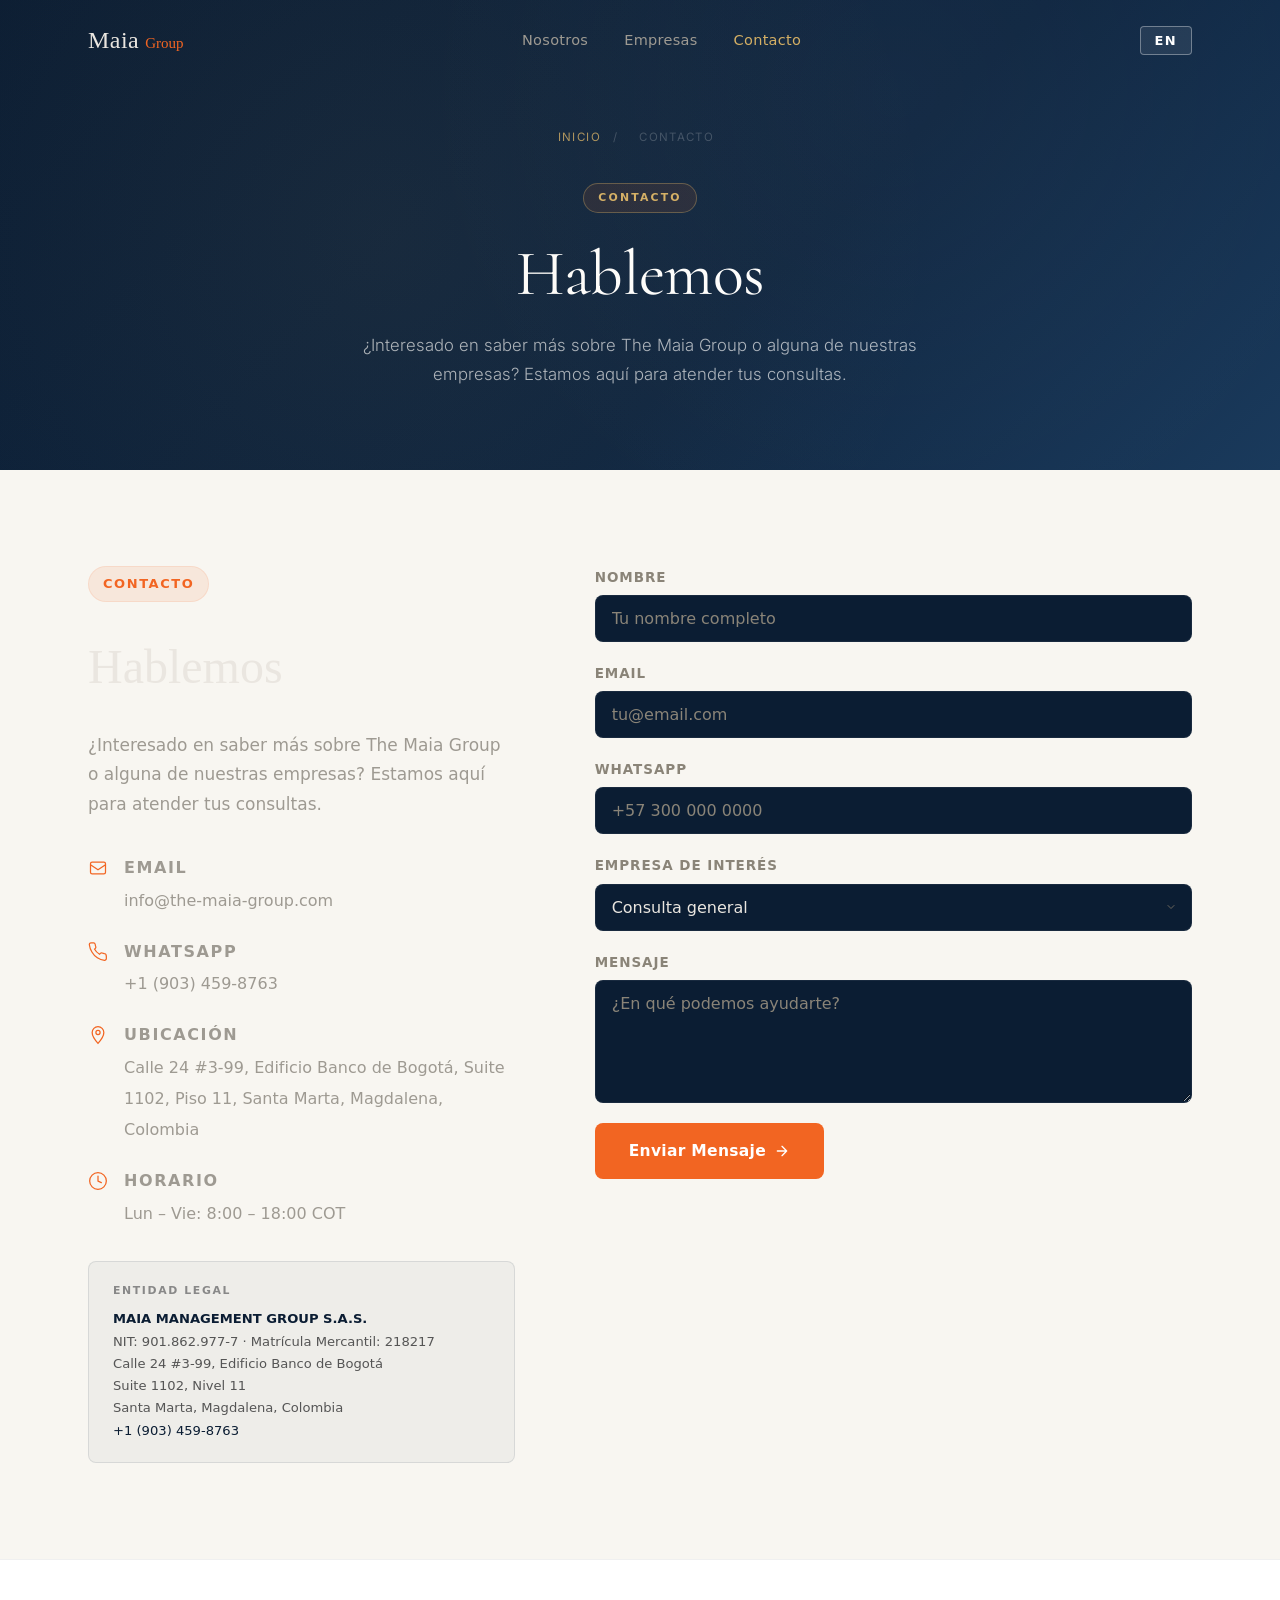
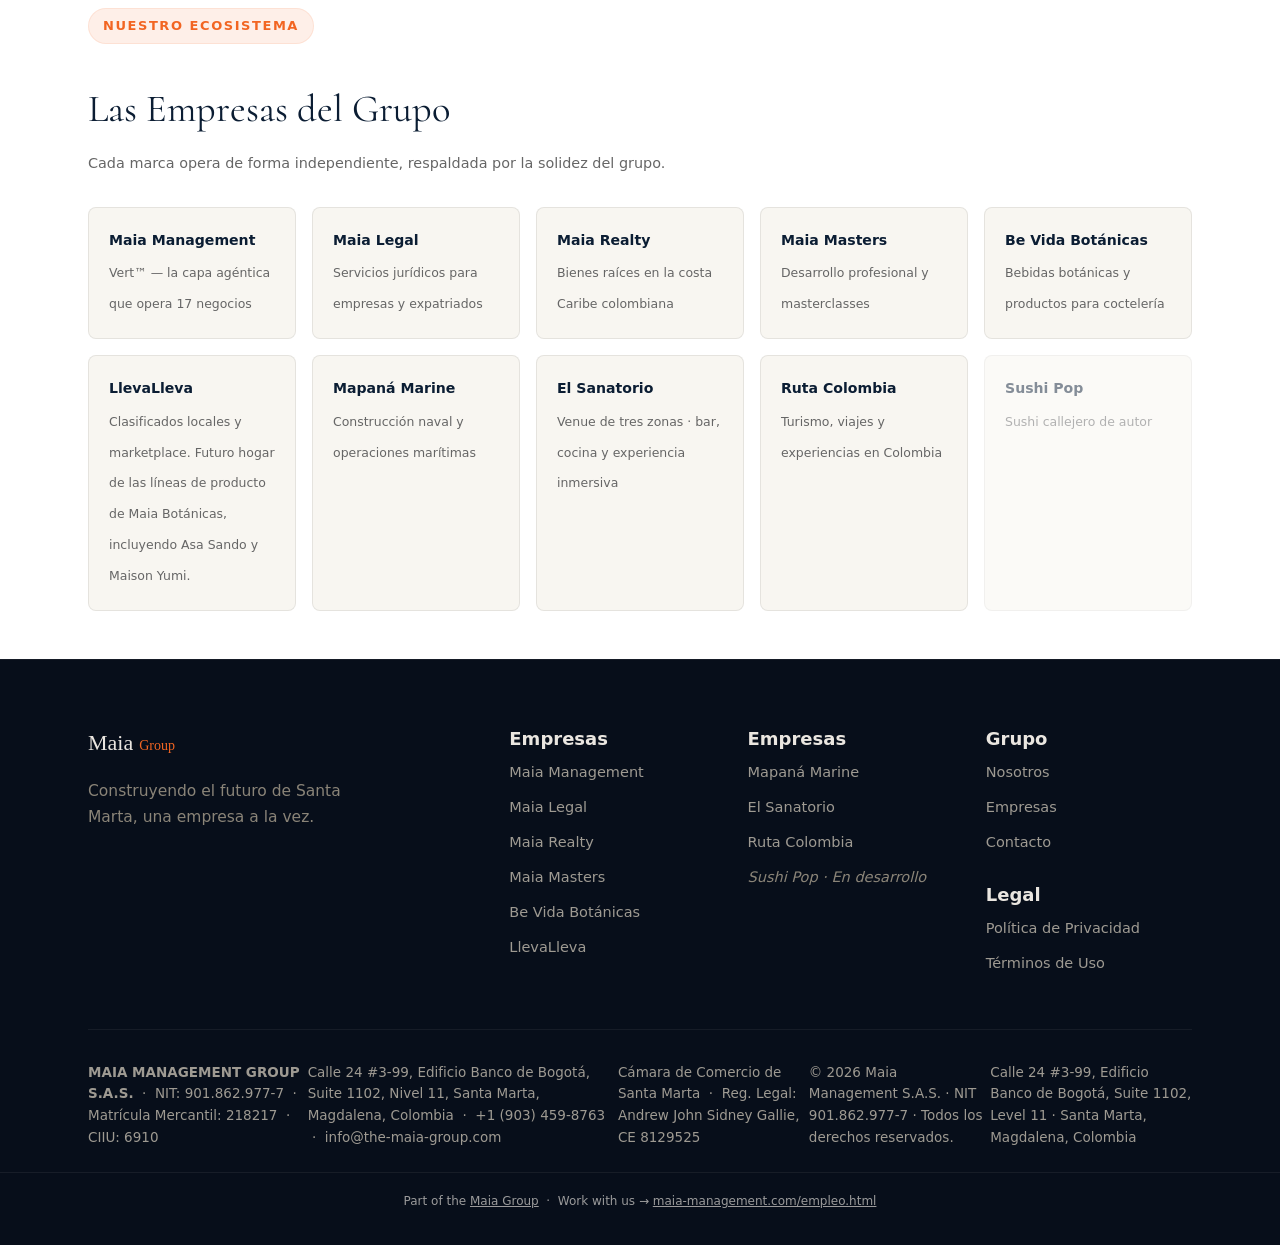
<file: contact.html>
<!DOCTYPE html>
<html lang="es">
<head>
<meta charset="UTF-8">
<meta name="viewport" content="width=device-width, initial-scale=1.0">
<title>Contacto | The Maia Group — Santa Marta, Colombia</title>
<meta name="description" content="Contáctanos — The Maia Group S.A.S. Grupo empresarial diversificado con sede en Santa Marta, Colombia. Consultas generales o sobre alguna de nuestras 11 marcas.">
<meta name="robots" content="index, follow, max-snippet:-1, max-image-preview:large, max-video-preview:-1">
<meta name="author" content="MAIA MANAGEMENT GROUP S.A.S.">
<link rel="canonical" href="https://the-maia-group.com/contact.html">
<meta name="geo.region" content="CO-MAG">
<meta name="geo.placename" content="Santa Marta, Colombia">
<meta name="ICBM" content="11.2408,-74.1990">

<!-- Open Graph -->
<meta property="og:type" content="website">
<meta property="og:title" content="Contacto | The Maia Group">
<meta property="og:description" content="Contáctanos. The Maia Group — grupo empresarial diversificado con sede en Santa Marta, Colombia.">
<meta property="og:url" content="https://the-maia-group.com/contact.html">
<meta property="og:site_name" content="The Maia Group">
<meta property="og:locale" content="es_CO">
<meta property="og:locale:alternate" content="en_US">
<meta property="og:image" content="https://the-maia-group.com/og-image.jpg">
<meta property="og:image:width" content="1200">
<meta property="og:image:height" content="630">

<!-- Twitter Card -->
<meta name="twitter:card" content="summary_large_image">
<meta name="twitter:title" content="Contacto | The Maia Group">
<meta name="twitter:description" content="Contáctanos. The Maia Group — grupo empresarial diversificado con sede en Santa Marta, Colombia.">
<meta name="twitter:image" content="https://the-maia-group.com/og-image.jpg">

<!-- Favicons -->
<link rel="icon" type="image/svg+xml" href="/favicon.svg">
<link rel="icon" type="image/png" sizes="32x32" href="/favicon-32x32.png">
<link rel="icon" type="image/png" sizes="16x16" href="/favicon-16x16.png">
<link rel="apple-touch-icon" sizes="180x180" href="/apple-touch-icon.png">
<meta name="theme-color" content="#0B1D33">

<!-- Structured Data -->
<script type="application/ld+json">
{
  "@context": "https://schema.org",
  "@type": "ContactPage",
  "name": "Contacto — The Maia Group",
  "description": "Página de contacto de The Maia Group S.A.S. — grupo empresarial diversificado con sede en Santa Marta, Colombia.",
  "url": "https://the-maia-group.com/contact.html",
  "isPartOf": {
    "@type": "WebSite",
    "name": "The Maia Group",
    "url": "https://the-maia-group.com"
  },
  "breadcrumb": {
    "@type": "BreadcrumbList",
    "itemListElement": [
      {"@type": "ListItem", "position": 1, "name": "Inicio", "item": "https://the-maia-group.com/"},
      {"@type": "ListItem", "position": 2, "name": "Contacto", "item": "https://the-maia-group.com/contact.html"}
    ]
  }
}
</script>

<link rel="preconnect" href="https://fonts.googleapis.com">
<link rel="preconnect" href="https://fonts.gstatic.com" crossorigin>
<link href="https://fonts.googleapis.com/css2?family=Cormorant:ital,wght@0,300;0,400;0,500;0,600;1,300;1,400&family=Inter:wght@300;400;500;600&display=swap" rel="stylesheet">
<link rel="stylesheet" href="css/styles.css">
<style>
  /* Page hero for subpages */
  .page-hero {
    padding: 8rem 0 5rem;
    background: linear-gradient(135deg, #0B1D33 0%, #0e2540 60%, #1a3a5c 100%);
    color: #fff;
    text-align: center;
    position: relative;
    overflow: hidden;
  }
  .page-hero::before {
    content: '';
    position: absolute;
    inset: 0;
    background-image: radial-gradient(circle at 30% 50%, rgba(212,175,100,0.06) 0%, transparent 60%),
                      radial-gradient(circle at 70% 20%, rgba(255,255,255,0.03) 0%, transparent 50%);
    pointer-events: none;
  }
  .page-hero .breadcrumb {
    font-family: var(--font-body, 'Inter', sans-serif);
    font-size: 0.72rem;
    letter-spacing: 0.12em;
    text-transform: uppercase;
    color: rgba(255,255,255,0.4);
    margin-bottom: 2rem;
  }
  .page-hero .breadcrumb a {
    color: rgba(212,175,100,0.8);
    text-decoration: none;
  }
  .page-hero .breadcrumb a:hover { color: #D4AF64; }
  .page-hero .breadcrumb span { margin: 0 0.5rem; color: rgba(255,255,255,0.2); }
  .page-hero h1 {
    font-family: var(--font-display, 'Cormorant', serif);
    font-size: clamp(2.5rem, 5vw, 4rem);
    font-weight: 400;
    color: #fff;
    margin: 0 0 1.25rem;
    line-height: 1.15;
    letter-spacing: -0.01em;
  }
  .page-hero h1 em {
    font-style: italic;
    color: #D4AF64;
  }
  .page-hero p {
    font-size: 1.05rem;
    color: rgba(255,255,255,0.65);
    max-width: 580px;
    margin: 0 auto;
    line-height: 1.75;
    font-family: var(--font-body, 'Inter', sans-serif);
    font-weight: 300;
  }
  .page-hero .section-tag {
    display: inline-block;
    font-size: 0.68rem;
    letter-spacing: 0.2em;
    text-transform: uppercase;
    color: #D4AF64;
    border: 1px solid rgba(212,175,100,0.35);
    padding: 0.3rem 0.9rem;
    border-radius: 100px;
    margin-bottom: 1.5rem;
  }

  /* Contact section */
  .contact-standalone {
    padding: 6rem 0;
    background: var(--color-bg, #F8F6F1);
  }
  .contact-standalone .contact__grid {
    display: grid;
    grid-template-columns: 1fr 1.4fr;
    gap: 5rem;
    align-items: start;
  }
  @media (max-width: 800px) {
    .contact-standalone .contact__grid { grid-template-columns: 1fr; gap: 3rem; }
  }

  /* Why contact box */
  .contact-companies {
    background: var(--color-surface, #fff);
    padding: 3rem 0;
    border-top: 1px solid rgba(0,0,0,0.06);
  }
  .companies-mini-grid {
    display: grid;
    grid-template-columns: repeat(auto-fill, minmax(180px, 1fr));
    gap: 1rem;
    margin-top: 2rem;
  }
  .company-mini-card {
    background: var(--color-bg, #F8F6F1);
    border: 1px solid rgba(0,0,0,0.08);
    border-radius: 8px;
    padding: 1.25rem;
    text-decoration: none;
    color: inherit;
    transition: box-shadow 0.2s, transform 0.2s;
    display: block;
  }
  .company-mini-card:hover {
    box-shadow: 0 4px 16px rgba(0,0,0,0.08);
    transform: translateY(-2px);
  }
  .company-mini-card strong {
    display: block;
    font-size: 0.88rem;
    font-weight: 600;
    color: #0B1D33;
    margin-bottom: 0.25rem;
  }
  .company-mini-card span {
    font-size: 0.78rem;
    color: #666;
    line-height: 1.4;
  }
</style>
</head>
<body>

<!-- Nav -->
<nav class="nav" id="nav">
  <div class="nav__inner">
    <a href="/" class="nav__logo">
      <span class="nav__logo-the">The</span>
      <span class="nav__logo-maia">Maia</span>
      <span class="nav__logo-group">Group</span>
    </a>
    <div class="nav__links" id="navLinks">
      <a href="/#nosotros" class="nav__link" data-i18n="nav.about">Nosotros</a>
      <a href="/#empresas" class="nav__link" data-i18n="nav.companies">Empresas</a>
      <a href="/contact.html" class="nav__link" style="color:#D4AF64;" data-i18n="nav.contact">Contacto</a>
    </div>
    <div class="nav__actions">
      <button class="nav__lang" id="langToggle" aria-label="Switch language">EN</button>
      <button class="nav__toggle" id="navToggle" aria-label="Abrir menú">
        <span></span>
        <span></span>
        <span></span>
      </button>
    </div>
  </div>
</nav>

<main>

  <!-- Page Hero -->
  <section class="page-hero">
    <div class="container">
      <div class="breadcrumb">
        <a href="/" data-i18n-home="true">Inicio</a>
        <span>/</span>
        <span data-i18n="nav.contact">Contacto</span>
      </div>
      <span class="section-tag" data-i18n="contact.tag">Contacto</span>
      <h1 data-i18n="contact.title">Hablemos</h1>
      <p data-i18n="contact.text">¿Interesado en saber más sobre The Maia Group o alguna de nuestras empresas? Estamos aquí para atender tus consultas.</p>
    </div>
  </section>

  <!-- Contact section -->
  <section class="contact-standalone">
    <div class="container">
      <div class="contact__grid">

        <!-- Info side -->
        <div class="contact__info">
          <span class="section-tag" data-i18n="contact.tag">Contacto</span>
          <h2 class="contact__title" data-i18n="contact.title">Hablemos</h2>
          <p class="contact__text" data-i18n="contact.text">¿Interesado en saber más sobre The Maia Group o alguna de nuestras empresas? Estamos aquí para atender tus consultas.</p>
          <div class="contact__details">
            <div class="contact__item">
              <svg viewBox="0 0 24 24" fill="none" stroke="currentColor" stroke-width="1.5" stroke-linecap="round"><path d="M3 8l9 6 9-6M5 19h14a2 2 0 002-2V7a2 2 0 00-2-2H5a2 2 0 00-2 2v10a2 2 0 002 2z"/></svg>
              <div>
                <span class="contact__item-label" data-i18n="contact.email-label">Email</span>
                <a href="mailto:info@the-maia-group.com">info@the-maia-group.com</a>
              </div>
            </div>
            <div class="contact__item">
              <svg viewBox="0 0 24 24" fill="none" stroke="currentColor" stroke-width="1.5" stroke-linecap="round"><path d="M22 16.92v3a2 2 0 01-2.18 2 19.79 19.79 0 01-8.63-3.07A19.5 19.5 0 014.69 12 19.79 19.79 0 011.63 3.36 2 2 0 013.6 1h3a2 2 0 012 1.72c.127.96.361 1.903.7 2.81a2 2 0 01-.45 2.11L7.91 8.64a16 16 0 006 6l.95-.95a2 2 0 012.11-.45c.907.339 1.85.573 2.81.7A2 2 0 0121.73 16l.19.92z"/></svg>
              <div>
                <span class="contact__item-label">WhatsApp</span>
                <a href="https://wa.me/19034598763?text=Hola%2C%20me%20interesa%20saber%20m%C3%A1s%20sobre%20The%20Maia%20Group.">+1 (903) 459-8763</a>
              </div>
            </div>
            <div class="contact__item">
              <svg viewBox="0 0 24 24" fill="none" stroke="currentColor" stroke-width="1.5" stroke-linecap="round"><path d="M12 2C8.13 2 5 5.13 5 9c0 5.25 7 13 7 13s7-7.75 7-13c0-3.87-3.13-7-7-7z"/><circle cx="12" cy="9" r="2.5"/></svg>
              <div>
                <span class="contact__item-label" data-i18n="contact.location-label">Ubicación</span>
                <span data-i18n="contact.location-value">Santa Marta, Magdalena, Colombia</span>
              </div>
            </div>
            <div class="contact__item">
              <svg viewBox="0 0 24 24" fill="none" stroke="currentColor" stroke-width="1.5" stroke-linecap="round"><path d="M12 22c5.523 0 10-4.477 10-10S17.523 2 12 2 2 6.477 2 12s4.477 10 10 10z"/><path d="M12 6v6l4 2"/></svg>
              <div>
                <span class="contact__item-label" data-i18n="contact.hours-label">Horario</span>
                <span data-i18n="contact.hours-value">Lun – Vie: 8:00 – 18:00 COT</span>
              </div>
            </div>
          </div>

          <!-- Legal info -->
          <div style="margin-top:2rem;padding:1.25rem 1.5rem;background:rgba(11,29,51,0.04);border:1px solid rgba(11,29,51,0.1);border-radius:8px;font-size:0.82rem;color:#555;line-height:1.7;">
            <strong style="display:block;font-size:0.68rem;letter-spacing:0.15em;text-transform:uppercase;color:#888;margin-bottom:0.5rem;">Entidad Legal</strong>
            <strong style="color:#0B1D33;">MAIA MANAGEMENT GROUP S.A.S.</strong><br>
            NIT: 901.862.977-7 · Matrícula Mercantil: 218217<br>
            Calle 24 #3-99, Edificio Banco de Bogotá<br>
            Suite 1102, Nivel 11<br>
            Santa Marta, Magdalena, Colombia<br>
            <a href="tel:+19034598763" style="color:#0B1D33;">+1 (903) 459-8763</a>
          </div>
        </div>

        <!-- Form side -->
        <div class="contact__form-wrap">
          <form class="contact__form" id="contactForm" name="contact" method="POST"
                action="/success"
                data-netlify="true"
                netlify-honeypot="bot-field">
            <input type="hidden" name="form-name" value="contact">
            <p class="hidden"><label>No llenar: <input name="bot-field"></label></p>
            <div class="form-group">
              <label for="nombre" data-i18n="form.name">Nombre</label>
              <input type="text" id="nombre" name="nombre" required placeholder="Tu nombre completo" data-i18n-placeholder="form.name-placeholder">
            </div>
            <div class="form-group">
              <label for="email">Email</label>
              <input type="email" id="email" name="email" autocomplete="email" required placeholder="tu@email.com" data-i18n-placeholder="form.email-placeholder">
            </div>
            <div class="form-group">
              <label for="whatsapp">WhatsApp</label>
              <input type="tel" id="whatsapp" name="whatsapp" placeholder="+57 300 000 0000">
            </div>
            <div class="form-group">
              <label for="empresa" data-i18n="form.company">Empresa de interés</label>
              <select id="empresa" name="empresa">
                <option value="general" data-i18n="form.general">Consulta general</option>
                <option value="management">Maia Management</option>
                <option value="legal">Maia Legal</option>
                <option value="realty">Maia Realty</option>
                <option value="masters">Maia Masters</option>
                <option value="bevida">Be Vida Botánicas</option>
                <option value="lleva">LlevaLleva</option>
                <option value="marine">Mapaná Marine</option>
                <option value="sanatorio">El Sanatorio</option>
                <option value="ruta">Ruta Colombia</option>
                <option value="sushi">Sushi Pop</option>
              </select>
            </div>
            <div class="form-group">
              <label for="mensaje" data-i18n="form.message">Mensaje</label>
              <textarea id="mensaje" name="mensaje" rows="5" required placeholder="¿En qué podemos ayudarte?" data-i18n-placeholder="form.message-placeholder"></textarea>
            </div>
            <button type="submit" class="form-submit">
              <span data-i18n="form.submit">Enviar Mensaje</span>
              <svg viewBox="0 0 24 24" fill="none" stroke="currentColor" stroke-width="2" stroke-linecap="round" stroke-linejoin="round"><path d="M5 12h14M12 5l7 7-7 7"/></svg>
            </button>
          </form>
        </div>

      </div>
    </div>
  </section>

  <!-- Companies quick-links -->
  <section class="contact-companies">
    <div class="container">
      <span class="section-tag" data-i18n="brands.tag">Nuestro Ecosistema</span>
      <h2 style="font-family:'Cormorant',serif;font-size:clamp(1.8rem,3vw,2.5rem);font-weight:400;color:#0B1D33;margin:0.5rem 0 0.5rem;" data-i18n="brands.title">Las Empresas del Grupo</h2>
      <p style="color:#666;font-size:0.9rem;font-weight:300;margin-bottom:0;" data-i18n="brands.subtitle">Cada marca opera de forma independiente, respaldada por la solidez del grupo.</p>
      <div class="companies-mini-grid">
        <a href="https://maia-management.com" target="_blank" rel="noopener" class="company-mini-card">
          <strong>Maia Management</strong>
          <span data-i18n="brand.management.desc">Adquisición de talento y headhunting bilingüe</span>
        </a>
        <a href="https://maia-legal.com" target="_blank" rel="noopener" class="company-mini-card">
          <strong>Maia Legal</strong>
          <span data-i18n="brand.legal.desc">Servicios jurídicos para empresas y expatriados</span>
        </a>
        <a href="https://maia-realty.com" target="_blank" rel="noopener" class="company-mini-card">
          <strong>Maia Realty</strong>
          <span data-i18n="brand.realty.desc">Bienes raíces en la costa Caribe colombiana</span>
        </a>
        <a href="https://maia-masters.com" target="_blank" rel="noopener" class="company-mini-card">
          <strong>Maia Masters</strong>
          <span data-i18n="brand.masters.desc">Desarrollo profesional y masterclasses</span>
        </a>
        <a href="https://be-vida.com" target="_blank" rel="noopener" class="company-mini-card">
          <strong>Be Vida Botánicas</strong>
          <span data-i18n="brand.bevida.desc">Bebidas botánicas y productos para coctelería</span>
        </a>
        <a href="https://llevalleva.com" target="_blank" rel="noopener" class="company-mini-card">
          <strong>LlevaLleva</strong>
          <span data-i18n="brand.lleva.desc">Clasificados locales y marketplace</span>
        </a>
        <a href="https://mapana-marine.com" target="_blank" rel="noopener" class="company-mini-card">
          <strong>Mapaná Marine</strong>
          <span data-i18n="brand.marine.desc">Construcción naval y operaciones marítimas</span>
        </a>
        <a href="https://el-sanatorio.com" target="_blank" rel="noopener" class="company-mini-card">
          <strong>El Sanatorio</strong>
          <span data-i18n="brand.sanatorio.desc">Dark kitchen bar · gastronomía y coctelería</span>
        </a>
        <a href="https://ruta-colombia.com" target="_blank" rel="noopener" class="company-mini-card">
          <strong>Ruta Colombia</strong>
          <span data-i18n="brand.ruta.desc">Turismo, viajes y experiencias en Colombia</span>
        </a>
        <div class="company-mini-card" style="opacity:0.5;cursor:default;">
          <strong>Sushi Pop</strong>
          <span data-i18n="brand.sushi.desc">Sushi callejero de autor · Próximamente</span>
        </div>
      </div>
    </div>
  </section>

</main>

<!-- Footer -->
<footer class="footer">
  <div class="container">
    <div class="footer__top">
      <div class="footer__brand">
        <span class="footer__logo">
          <span class="footer__logo-the">The</span>
          <span class="footer__logo-maia">Maia</span>
          <span class="footer__logo-group">Group</span>
        </span>
        <p class="footer__tagline" data-i18n="footer.tagline">Construyendo el futuro de Santa Marta, una empresa a la vez.</p>
      </div>
      <div class="footer__links">
        <div class="footer__col">
          <h4 data-i18n="footer.companies">Empresas</h4>
          <a href="https://maia-management.com" target="_blank" rel="noopener">Maia Management</a>
          <a href="https://maia-legal.com" target="_blank" rel="noopener">Maia Legal</a>
          <a href="https://maia-realty.com" target="_blank" rel="noopener">Maia Realty</a>
          <a href="https://maia-masters.com" target="_blank" rel="noopener">Maia Masters</a>
          <a href="https://be-vida.com" target="_blank" rel="noopener">Be Vida Botánicas</a>
          <a href="https://llevalleva.com" target="_blank" rel="noopener">LlevaLleva</a>
        </div>
        <div class="footer__col">
          <h4 data-i18n="footer.companies">Empresas</h4>
          <a href="https://mapana-marine.com" target="_blank" rel="noopener">Mapaná Marine</a>
          <a href="https://el-sanatorio.com" target="_blank" rel="noopener">El Sanatorio</a>
          <a href="https://ruta-colombia.com" target="_blank" rel="noopener">Ruta Colombia</a>
          <span class="footer__soon">Sushi Pop &middot; <em data-i18n="brand.coming-soon">Próximamente</em></span>
        </div>
        <div class="footer__col">
          <h4 data-i18n="footer.group">Grupo</h4>
          <a href="/#nosotros" data-i18n="nav.about">Nosotros</a>
          <a href="/#empresas" data-i18n="nav.companies">Empresas</a>
          <a href="/contact.html" data-i18n="nav.contact">Contacto</a>
          <h4 class="footer__col-h4-spacer" data-i18n="footer.legal">Legal</h4>
          <a href="/privacidad" data-i18n="footer.privacy">Política de Privacidad</a>
          <a href="/terminos" data-i18n="footer.terms">Términos de Uso</a>
        </div>
      </div>
    </div>
    <div class="footer__bottom">
      <p class="footer__legal-name">
        <strong>MAIA MANAGEMENT GROUP S.A.S.</strong> &nbsp;&middot;&nbsp;
        NIT: 901.862.977-7 &nbsp;&middot;&nbsp;
        Matrícula Mercantil: 218217 &nbsp;&middot;&nbsp;
        CIIU: 6910
      </p>
      <p class="footer__legal-address">
        Calle 24 #3-99, Edificio Banco de Bogotá, Suite 1102, Nivel 11, Santa Marta, Magdalena, Colombia
        &nbsp;&middot;&nbsp;
        <a href="tel:+19034598763" class="footer__tel">+1 (903) 459-8763</a>
        &nbsp;&middot;&nbsp;
        <a href="mailto:info@the-maia-group.com" class="footer__email">info@the-maia-group.com</a>
      </p>
      <p class="footer__legal-reg">
        Cámara de Comercio de Santa Marta
        &nbsp;&middot;&nbsp;
        Reg. Legal: Andrew John Sidney Gallie, CE 8129525
      </p>
      <p class="footer__copyright" data-i18n="footer.copyright">
        &copy; 2026 MAIA MANAGEMENT GROUP S.A.S. &mdash; The Maia Group S.A.S. Todos los derechos reservados.
      </p>
      <p class="footer__address-short" data-i18n="footer.address">
        Colombia &middot; Santa Marta, Magdalena 470007
      </p>
    </div>
  </div>
  <div style="border-top:1px solid rgba(128,128,128,0.2);margin-top:1.5rem;padding-top:1rem;text-align:center;font-size:0.75rem;opacity:0.65;line-height:2">
    Part of the <a href="https://maia-management.com" target="_blank" rel="noopener" style="color:inherit;text-decoration:underline">Maia Group</a>
    &nbsp;·&nbsp;
    Work with us &rarr; <a href="https://maia-management.com/empleo.html" target="_blank" rel="noopener" style="color:inherit;text-decoration:underline">maia-management.com/empleo.html</a>
  </div>
</footer>

<script src="js/main.js"></script>
<script>
  // Fix breadcrumb home link text on lang switch
  (function() {
    var homeLink = document.querySelector('.breadcrumb a[data-i18n-home]');
    if (!homeLink) return;
    var langBtn = document.getElementById('langToggle');
    if (!langBtn) return;
    langBtn.addEventListener('click', function() {
      var isNowEN = langBtn.textContent.trim() === 'EN';
      homeLink.textContent = isNowEN ? 'Home' : 'Inicio';
    });
  })();
</script>
</body>
</file>
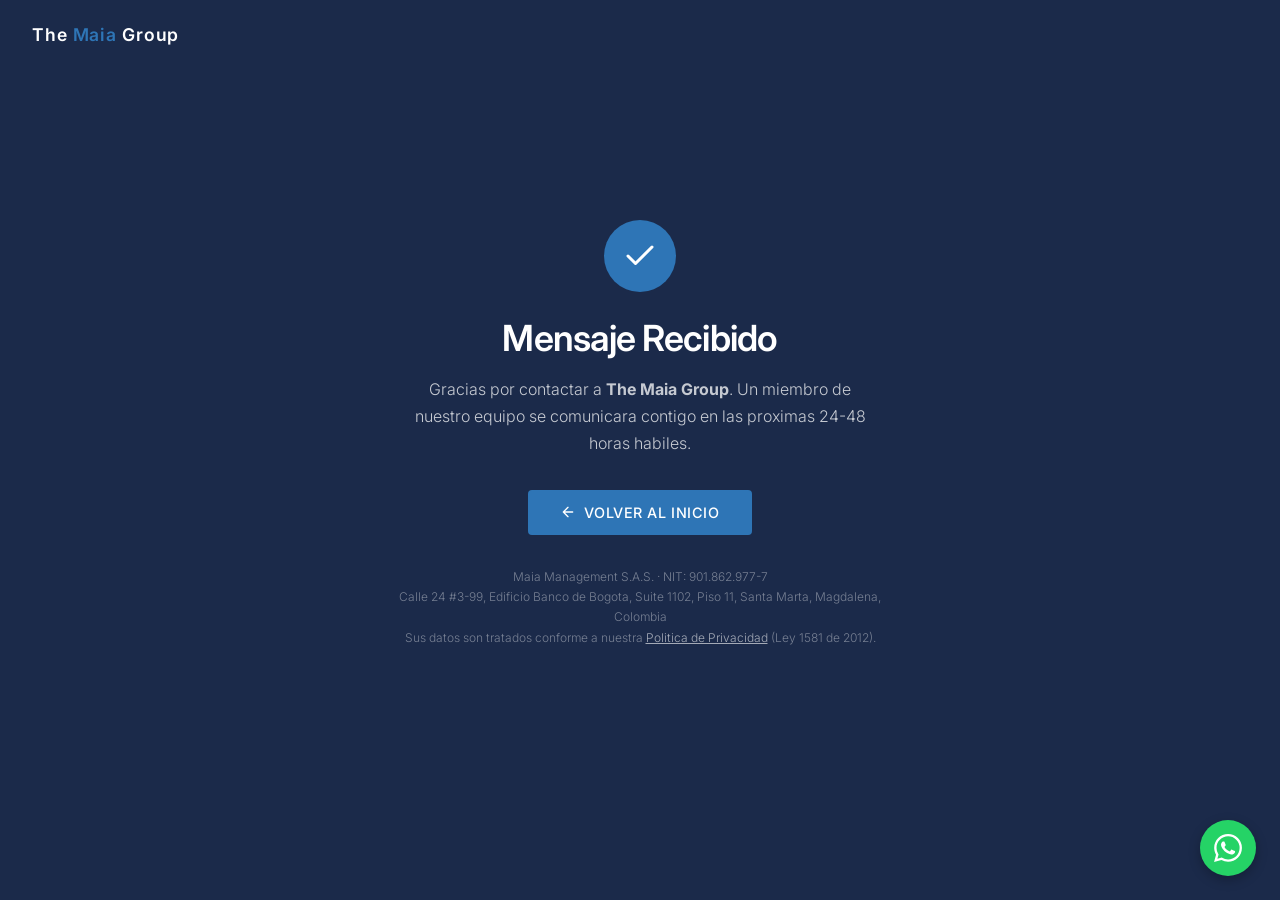
<file: gracias.html>
﻿<!DOCTYPE html>
<html lang="es">
<head>
  <meta charset="UTF-8">
  <meta name="viewport" content="width=device-width, initial-scale=1.0">
  <title>Mensaje Enviado | The Maia Group</title>
  <meta name="robots" content="noindex, nofollow">
  <link rel="canonical" href="https://the-maia-group.com/gracias.html">
  <link rel="icon" type="image/svg+xml" href="/favicon.svg">
  <meta name="theme-color" content="#0B1D33">
  <link rel="preconnect" href="https://fonts.googleapis.com">
  <link rel="preconnect" href="https://fonts.gstatic.com" crossorigin>
  <link href="https://fonts.googleapis.com/css2?family=Inter:wght@300;400;500;600&display=swap" rel="stylesheet">
  <style>
    *, *::before, *::after { box-sizing: border-box; margin: 0; padding: 0; }
    :root {
      --navy: #1B2A4A;
      --blue: #2E75B6;
      --white: #FFFFFF;
      --light-blue: #E8F0F8;
    }
    body {
      font-family: 'Inter', Arial, sans-serif;
      background: var(--navy);
      color: var(--white);
      min-height: 100vh;
      display: flex;
      flex-direction: column;
      align-items: center;
      justify-content: center;
      text-align: center;
      padding: 2rem;
    }
    .success-icon {
      width: 72px;
      height: 72px;
      border-radius: 50%;
      background: var(--blue);
      display: flex;
      align-items: center;
      justify-content: center;
      margin: 0 auto 1.5rem;
    }
    .success-icon svg {
      width: 36px;
      height: 36px;
      stroke: var(--white);
    }
    h1 {
      font-size: clamp(1.5rem, 4vw, 2.25rem);
      font-weight: 600;
      letter-spacing: -0.02em;
      margin-bottom: 1rem;
    }
    p {
      font-size: 1rem;
      font-weight: 300;
      line-height: 1.7;
      color: rgba(255,255,255,0.75);
      max-width: 480px;
      margin: 0 auto 2rem;
    }
    .legal {
      font-size: 0.75rem;
      color: rgba(255,255,255,0.4);
      max-width: 520px;
    }
    .btn {
      display: inline-flex;
      align-items: center;
      gap: 0.5rem;
      background: var(--blue);
      color: var(--white);
      text-decoration: none;
      padding: 0.875rem 2rem;
      border-radius: 4px;
      font-size: 0.9rem;
      font-weight: 500;
      letter-spacing: 0.04em;
      text-transform: uppercase;
      transition: background 0.2s;
      margin-bottom: 2rem;
    }
    .btn:hover { background: #1a5fa0; }
    .logo {
      position: fixed;
      top: 1.5rem;
      left: 2rem;
      font-family: 'Inter', Arial, sans-serif;
      font-size: 1.1rem;
      font-weight: 600;
      color: var(--white);
      text-decoration: none;
      letter-spacing: 0.05em;
    }
    .logo span { color: var(--blue); }
  </style>
</head>
<body>

  <a href="/" class="logo">The <span>Maia</span> Group</a>

  <div class="success-icon">
    <svg viewBox="0 0 24 24" fill="none" stroke-width="2" stroke-linecap="round" stroke-linejoin="round">
      <polyline points="20 6 9 17 4 12"/>
    </svg>
  </div>

  <h1>Mensaje Recibido</h1>
  <p>
    Gracias por contactar a <strong>The Maia Group</strong>. Un miembro de nuestro equipo
    se comunicara contigo en las proximas 24-48 horas habiles.
  </p>

  <a href="/" class="btn">
    <svg viewBox="0 0 24 24" fill="none" stroke="currentColor" stroke-width="2" stroke-linecap="round" stroke-linejoin="round" style="width:16px;height:16px;"><path d="M19 12H5M12 19l-7-7 7-7"/></svg>
    Volver al inicio
  </a>

  <p class="legal">
    Maia Management S.A.S. &middot; NIT: 901.862.977-7<br>
    Calle 24 #3-99, Edificio Banco de Bogota, Suite 1102, Piso 11, Santa Marta, Magdalena, Colombia<br>
    Sus datos son tratados conforme a nuestra
    <a href="/privacidad.html" style="color:rgba(255,255,255,0.6);">Politica de Privacidad</a>
    (Ley 1581 de 2012).
  </p>

<!-- Floating WhatsApp Button -->
<a href="https://wa.me/19034598763"
   class="whatsapp-float"
   target="_blank"
   rel="noopener"
   aria-label="Chat on WhatsApp">
  <svg xmlns="http://www.w3.org/2000/svg" viewBox="0 0 24 24" width="28" height="28" fill="white">
    <path d="M17.472 14.382c-.297-.149-1.758-.867-2.03-.967-.273-.099-.471-.148-.67.15-.197.297-.767.966-.94 1.164-.173.199-.347.223-.644.075-.297-.15-1.255-.463-2.39-1.475-.883-.788-1.48-1.761-1.653-2.059-.173-.297-.018-.458.13-.606.134-.133.298-.347.446-.52.149-.174.198-.298.298-.497.099-.198.05-.371-.025-.52-.075-.149-.669-1.612-.916-2.207-.242-.579-.487-.5-.669-.51-.173-.008-.371-.01-.57-.01-.198 0-.52.074-.792.372-.272.297-1.04 1.016-1.04 2.479 0 1.462 1.065 2.875 1.213 3.074.149.198 2.096 3.2 5.077 4.487.709.306 1.262.489 1.694.625.712.227 1.36.195 1.871.118.571-.085 1.758-.719 2.006-1.413.248-.694.248-1.289.173-1.413-.074-.124-.272-.198-.57-.347m-5.421 7.403h-.004a9.87 9.87 0 01-5.031-1.378l-.361-.214-3.741.982.998-3.648-.235-.374a9.86 9.86 0 01-1.51-5.26c.001-5.45 4.436-9.884 9.888-9.884 2.64 0 5.122 1.03 6.988 2.898a9.825 9.825 0 012.893 6.994c-.003 5.45-4.437 9.884-9.885 9.884m8.413-18.297A11.815 11.815 0 0012.05 0C5.495 0 .16 5.335.157 11.892c0 2.096.547 4.142 1.588 5.945L.057 24l6.305-1.654a11.882 11.882 0 005.683 1.448h.005c6.554 0 11.89-5.335 11.893-11.893a11.821 11.821 0 00-3.48-8.413z"/>
  </svg>
</a>

<style>
.whatsapp-float {
  position: fixed;
  bottom: 24px;
  right: 24px;
  background-color: #25D366;
  border-radius: 50%;
  width: 56px;
  height: 56px;
  display: flex;
  align-items: center;
  justify-content: center;
  box-shadow: 0 4px 12px rgba(0,0,0,0.25);
  z-index: 9999;
  transition: transform 0.2s ease, box-shadow 0.2s ease;
  text-decoration: none;
}
.whatsapp-float:hover {
  transform: scale(1.1);
  box-shadow: 0 6px 16px rgba(0,0,0,0.35);
}
</style>

</body>
</html>
</file>
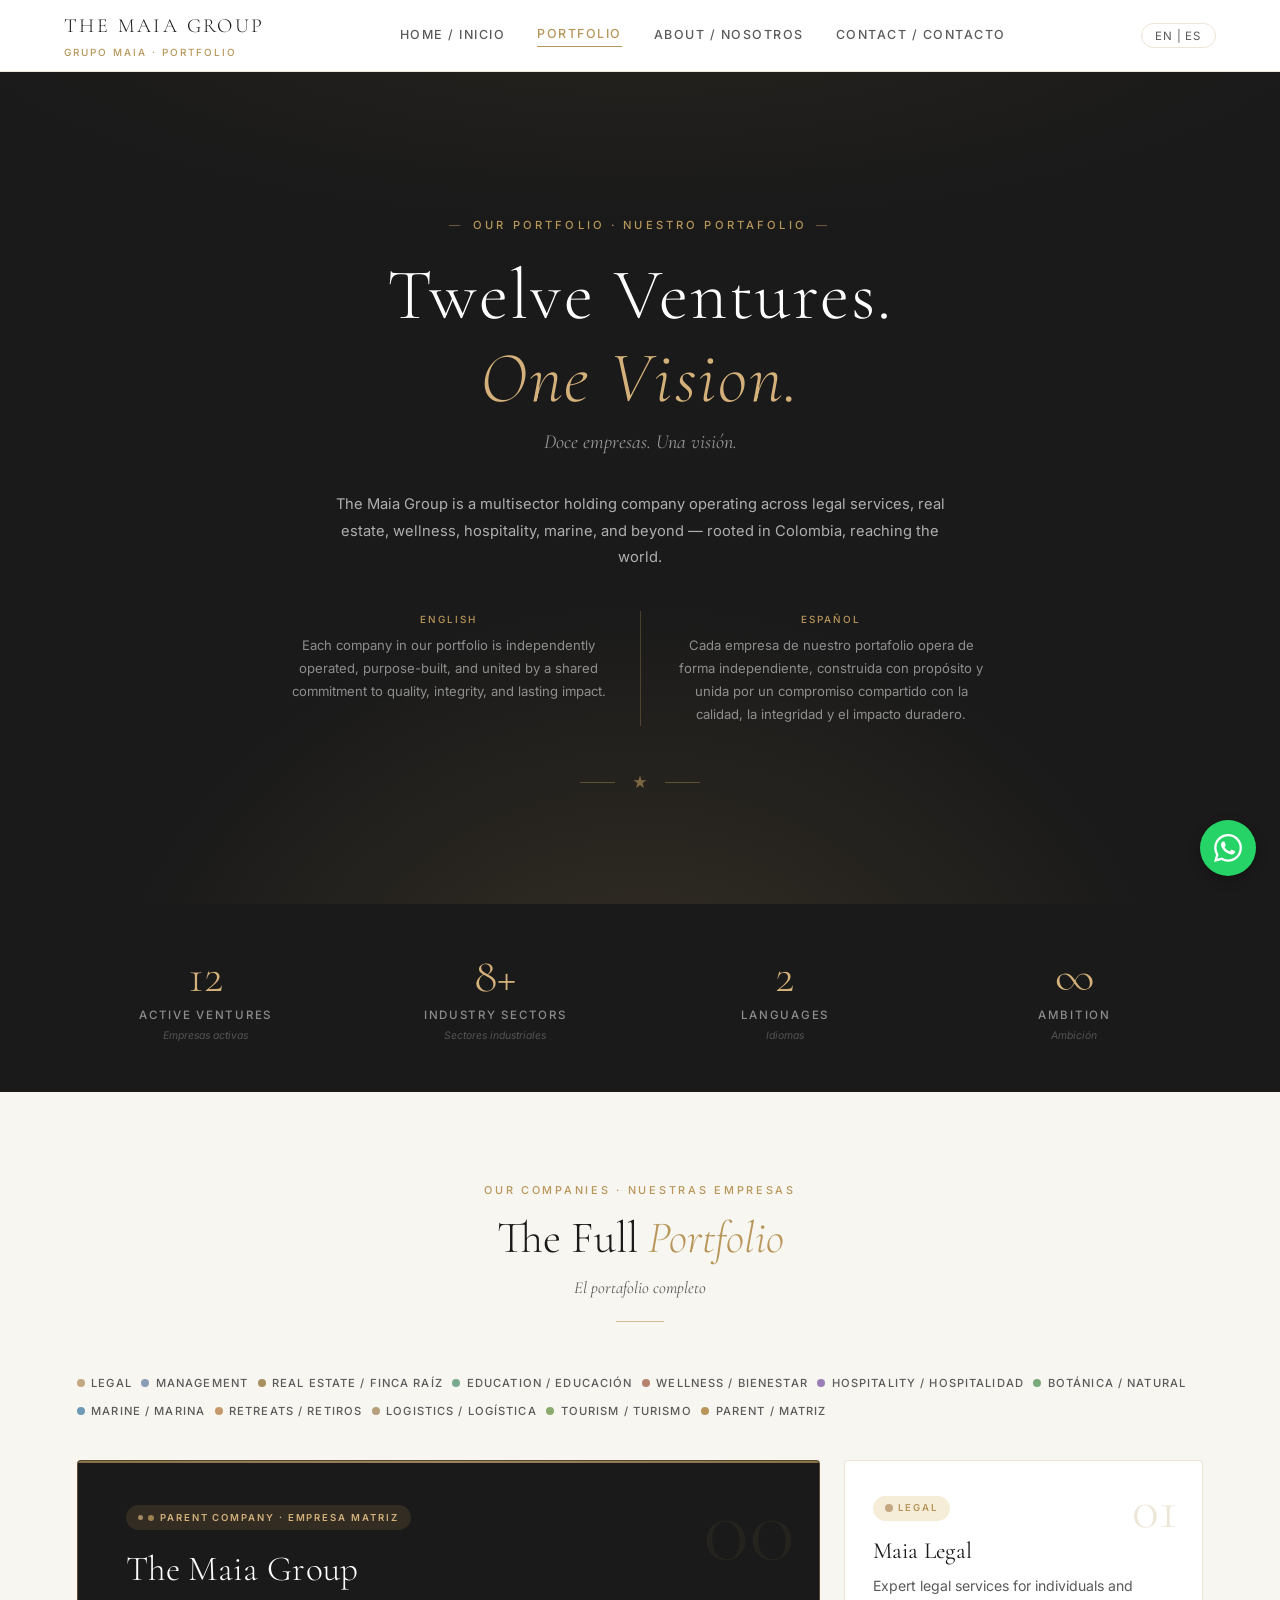
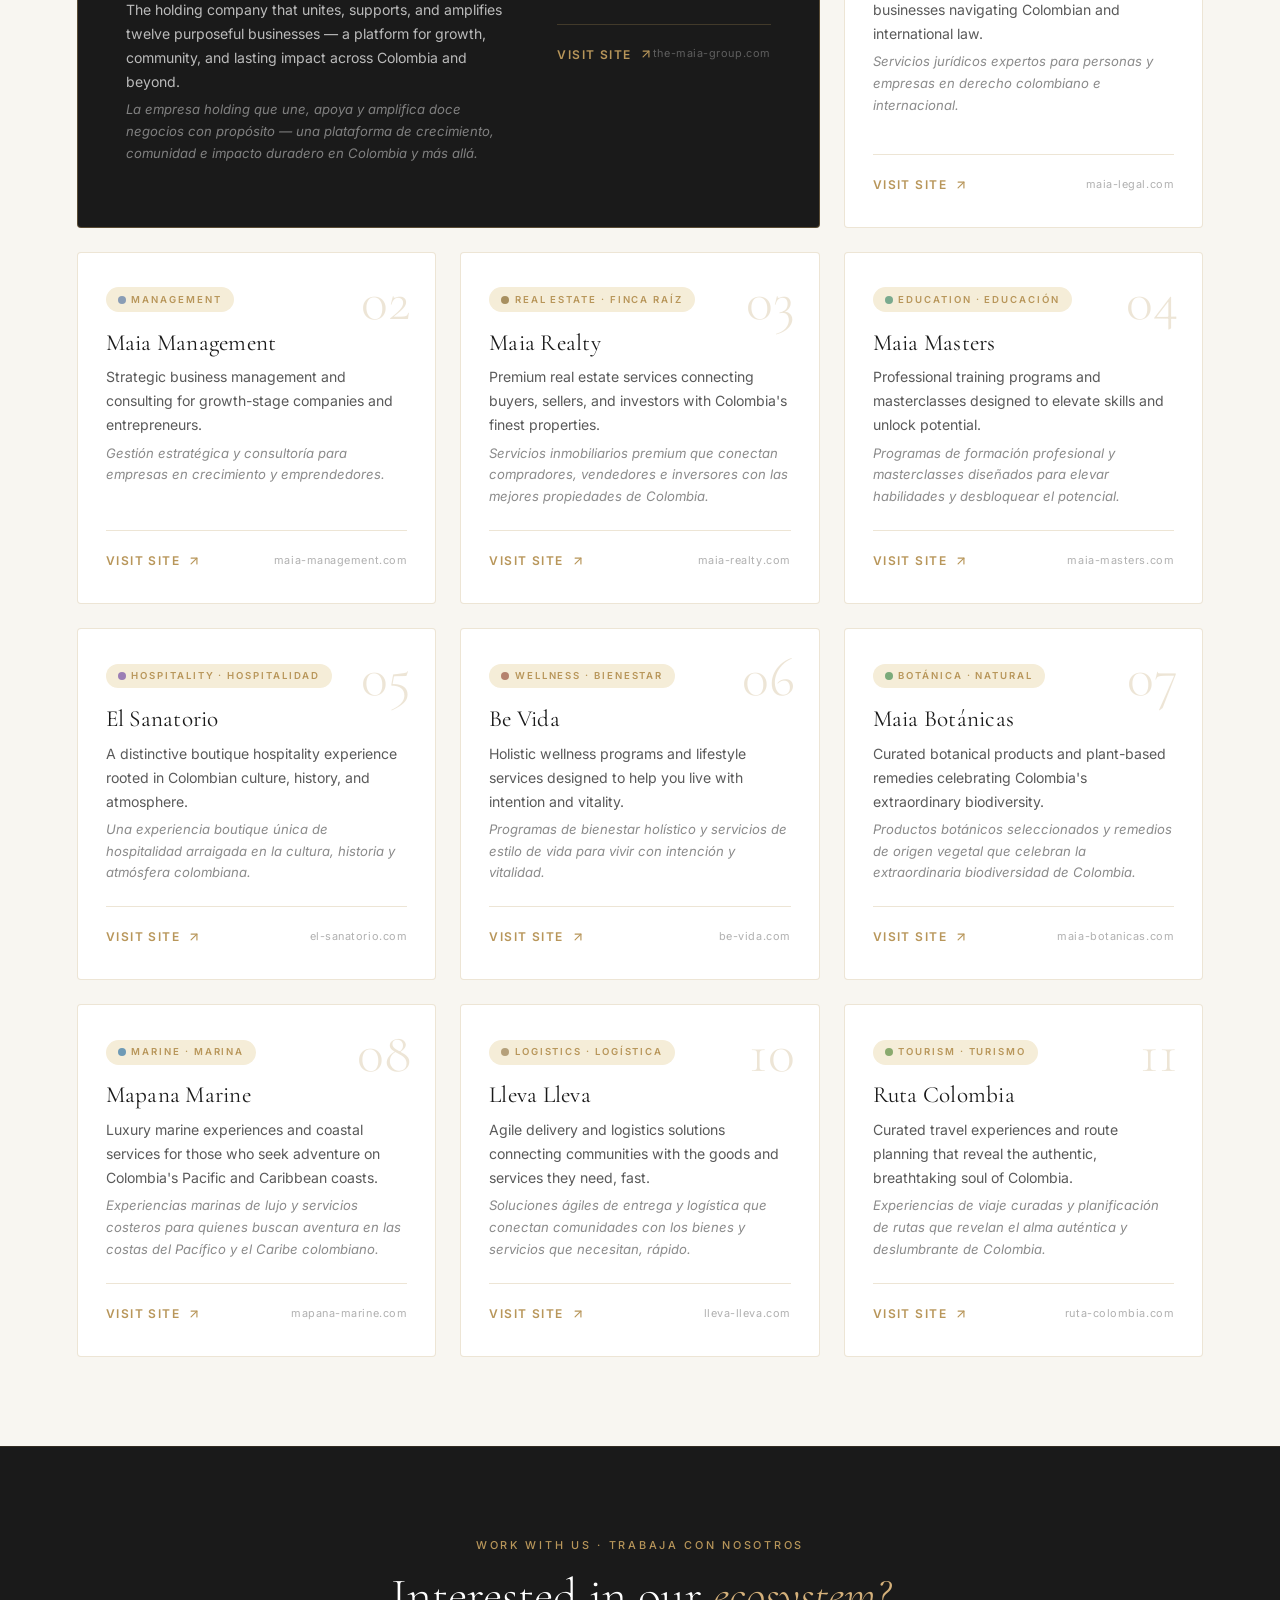
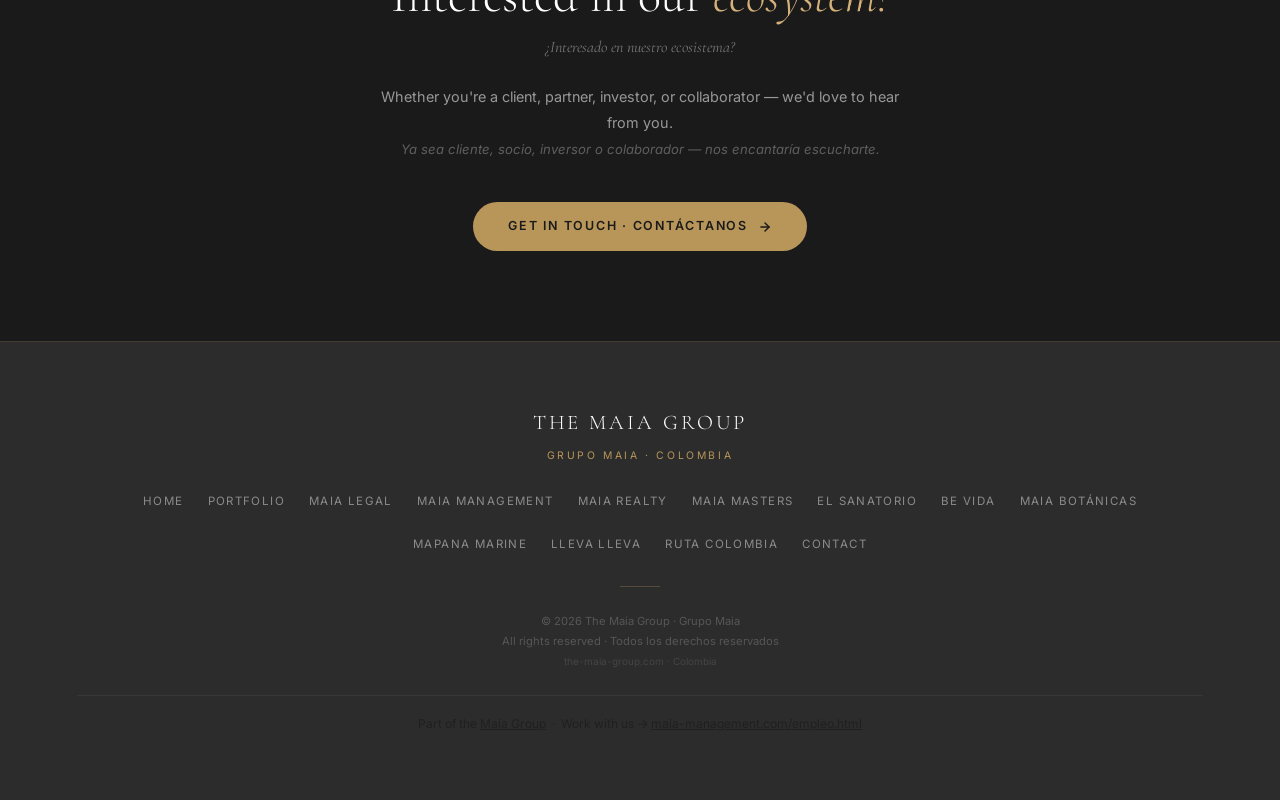
<file: portfolio.html>
﻿<!DOCTYPE html>
<html lang="en">
<head>
  <link rel="canonical" href="https://the-maia-group.com/portfolio.html">
  <meta charset="UTF-8" />
  <meta name="viewport" content="width=device-width, initial-scale=1.0" />
  <title>Portfolio | The Maia Group</title>
  <meta name="description" content="Explore the full portfolio of The Maia Group — 12 businesses spanning law, real estate, wellness, hospitality, and more across Colombia and beyond." />
  <meta name="robots" content="index, follow" />

  <!-- Fonts -->
  <link rel="preconnect" href="https://fonts.googleapis.com" />
  <link rel="preconnect" href="https://fonts.gstatic.com" crossorigin />
  <link href="https://fonts.googleapis.com/css2?family=Cormorant+Garamond:ital,wght@0,300;0,400;0,600;1,300;1,400&family=Inter:wght@300;400;500;600&display=swap" rel="stylesheet" />

  <style>
    /* ── RESET & BASE ─────────────────────────────────────────── */
    *, *::before, *::after { box-sizing: border-box; margin: 0; padding: 0; }

    :root {
      --gold:        #b8965a;
      --gold-light:  #d4b07a;
      --gold-pale:   #f5edd8;
      --dark:        #1a1a1a;
      --dark-2:      #2c2c2c;
      --mid:         #5a5a5a;
      --light:       #f8f6f1;
      --white:       #ffffff;
      --border:      rgba(184,150,90,0.25);
      --shadow:      rgba(26,26,26,0.10);

      --serif:  'Cormorant Garamond', Georgia, serif;
      --sans:   'Inter', system-ui, sans-serif;

      --radius: 4px;
      --transition: 0.28s ease;
    }

    html { scroll-behavior: smooth; }

    body {
      font-family: var(--sans);
      background: var(--light);
      color: var(--dark);
      line-height: 1.65;
      -webkit-font-smoothing: antialiased;
    }

    a { color: inherit; text-decoration: none; }
    img { display: block; max-width: 100%; }

    /* ── HEADER / NAV ─────────────────────────────────────────── */
    .site-header {
      position: sticky;
      top: 0;
      z-index: 100;
      background: var(--white);
      border-bottom: 1px solid var(--border);
      display: flex;
      align-items: center;
      justify-content: space-between;
      padding: 0 clamp(1.5rem, 5vw, 4rem);
      height: 72px;
    }

    .header-logo {
      display: flex;
      flex-direction: column;
      gap: 1px;
    }

    .header-logo .wordmark {
      font-family: var(--serif);
      font-weight: 300;
      font-size: 1.25rem;
      letter-spacing: 0.12em;
      color: var(--dark);
      text-transform: uppercase;
    }

    .header-logo .tagline {
      font-size: 0.62rem;
      letter-spacing: 0.2em;
      text-transform: uppercase;
      color: var(--gold);
      font-weight: 500;
    }

    .header-nav {
      display: flex;
      align-items: center;
      gap: 2rem;
    }

    .header-nav a {
      font-size: 0.78rem;
      letter-spacing: 0.12em;
      text-transform: uppercase;
      color: var(--mid);
      font-weight: 500;
      transition: color var(--transition);
    }

    .header-nav a:hover,
    .header-nav a.active { color: var(--gold); }

    .header-nav a.active {
      border-bottom: 1px solid var(--gold);
      padding-bottom: 1px;
    }

    .lang-toggle {
      display: flex;
      align-items: center;
      gap: 0.4rem;
      background: none;
      border: 1px solid var(--border);
      border-radius: 2rem;
      padding: 0.3rem 0.85rem;
      font-size: 0.72rem;
      font-family: var(--sans);
      letter-spacing: 0.1em;
      text-transform: uppercase;
      color: var(--mid);
      cursor: pointer;
      transition: border-color var(--transition), color var(--transition);
    }

    .lang-toggle:hover { border-color: var(--gold); color: var(--gold); }

    /* ── HERO ─────────────────────────────────────────────────── */
    .hero {
      position: relative;
      background: var(--dark);
      overflow: hidden;
      padding: clamp(5rem, 12vw, 9rem) clamp(1.5rem, 8vw, 6rem) clamp(4rem, 9vw, 7rem);
      text-align: center;
    }

    .hero::before {
      content: '';
      position: absolute;
      inset: 0;
      background:
        radial-gradient(ellipse 60% 80% at 50% 120%, rgba(184,150,90,0.18) 0%, transparent 70%),
        radial-gradient(ellipse 80% 40% at 50% -10%, rgba(184,150,90,0.08) 0%, transparent 70%);
      pointer-events: none;
    }

    .hero-eyebrow {
      font-size: 0.7rem;
      letter-spacing: 0.28em;
      text-transform: uppercase;
      color: var(--gold);
      font-weight: 500;
      margin-bottom: 1.25rem;
      position: relative;
    }

    .hero-eyebrow::before,
    .hero-eyebrow::after {
      content: '—';
      margin: 0 0.6rem;
      opacity: 0.5;
    }

    .hero h1 {
      font-family: var(--serif);
      font-weight: 300;
      font-size: clamp(2.4rem, 6vw, 4.5rem);
      color: var(--white);
      line-height: 1.15;
      letter-spacing: 0.03em;
      position: relative;
      margin-bottom: 0.4rem;
    }

    .hero h1 em {
      font-style: italic;
      color: var(--gold-light);
    }

    .hero-sub {
      font-family: var(--serif);
      font-style: italic;
      font-size: clamp(1rem, 2.2vw, 1.25rem);
      color: rgba(255,255,255,0.55);
      margin-bottom: 2rem;
      position: relative;
    }

    .hero-desc {
      max-width: 640px;
      margin: 0 auto 2.5rem;
      font-size: 0.92rem;
      color: rgba(255,255,255,0.65);
      line-height: 1.8;
      position: relative;
    }

    /* bilingual block */
    .bilingual-block {
      display: grid;
      grid-template-columns: 1fr 1px 1fr;
      gap: 1.5rem 2rem;
      max-width: 700px;
      margin: 0 auto;
      position: relative;
    }

    .bilingual-block .divider {
      background: rgba(184,150,90,0.3);
    }

    .bilingual-block p {
      font-size: 0.82rem;
      color: rgba(255,255,255,0.5);
      line-height: 1.75;
    }

    .bilingual-block .lang-label {
      display: block;
      font-size: 0.62rem;
      letter-spacing: 0.2em;
      text-transform: uppercase;
      color: var(--gold);
      margin-bottom: 0.4rem;
      font-weight: 500;
    }

    /* ── ORNAMENT LINE ────────────────────────────────────────── */
    .ornament {
      display: flex;
      align-items: center;
      gap: 1rem;
      max-width: 120px;
      margin: 3rem auto 0;
    }

    .ornament span {
      flex: 1;
      height: 1px;
      background: var(--gold);
      opacity: 0.4;
    }

    .ornament svg {
      width: 18px;
      height: 18px;
      fill: var(--gold);
      opacity: 0.6;
      flex-shrink: 0;
    }

    /* ── SECTION WRAPPER ──────────────────────────────────────── */
    .section {
      padding: clamp(3rem, 7vw, 6rem) clamp(1.5rem, 6vw, 5rem);
    }

    /* ── SECTION HEADER ───────────────────────────────────────── */
    .section-header {
      text-align: center;
      margin-bottom: clamp(2rem, 4vw, 3.5rem);
    }

    .section-eyebrow {
      font-size: 0.68rem;
      letter-spacing: 0.25em;
      text-transform: uppercase;
      color: var(--gold);
      font-weight: 500;
      margin-bottom: 0.75rem;
    }

    .section-title {
      font-family: var(--serif);
      font-weight: 300;
      font-size: clamp(1.8rem, 4vw, 2.8rem);
      color: var(--dark);
      line-height: 1.2;
      margin-bottom: 0.5rem;
    }

    .section-title em {
      font-style: italic;
      color: var(--gold);
    }

    .section-subtitle {
      font-family: var(--serif);
      font-style: italic;
      font-size: 1.05rem;
      color: var(--mid);
    }

    .section-rule {
      width: 48px;
      height: 1px;
      background: var(--gold);
      margin: 1.25rem auto 0;
      opacity: 0.6;
    }

    /* ── GRID ─────────────────────────────────────────────────── */
    .portfolio-grid {
      display: grid;
      grid-template-columns: repeat(auto-fill, minmax(300px, 1fr));
      gap: 1.5rem;
      max-width: 1280px;
      margin: 0 auto;
    }

    /* ── CARD ─────────────────────────────────────────────────── */
    .card {
      background: var(--white);
      border: 1px solid var(--border);
      border-radius: var(--radius);
      padding: 2rem 1.75rem;
      display: flex;
      flex-direction: column;
      position: relative;
      overflow: hidden;
      transition: transform var(--transition), box-shadow var(--transition), border-color var(--transition);
    }

    .card::before {
      content: '';
      position: absolute;
      top: 0;
      left: 0;
      right: 0;
      height: 2px;
      background: linear-gradient(90deg, transparent, var(--gold), transparent);
      opacity: 0;
      transition: opacity var(--transition);
    }

    .card:hover {
      transform: translateY(-4px);
      box-shadow: 0 16px 40px var(--shadow);
      border-color: rgba(184,150,90,0.45);
    }

    .card:hover::before { opacity: 1; }

    /* Featured / parent card */
    .card.featured {
      background: var(--dark);
      border-color: rgba(184,150,90,0.4);
      grid-column: 1 / -1;
    }

    @media (min-width: 900px) {
      .card.featured {
        grid-column: span 2;
        flex-direction: row;
        align-items: center;
        gap: 3rem;
        padding: 2.5rem 3rem;
      }
    }

    .card.featured::before {
      background: linear-gradient(90deg, var(--gold), var(--gold-light), var(--gold));
      opacity: 0.7;
    }

    .card.featured:hover::before { opacity: 1; }

    /* Card category badge */
    .card-badge {
      display: inline-flex;
      align-items: center;
      gap: 0.35rem;
      font-size: 0.6rem;
      letter-spacing: 0.2em;
      text-transform: uppercase;
      font-weight: 600;
      color: var(--gold);
      background: var(--gold-pale);
      border-radius: 2rem;
      padding: 0.28rem 0.75rem;
      margin-bottom: 1.1rem;
      width: fit-content;
    }

    .card.featured .card-badge {
      background: rgba(184,150,90,0.15);
      color: var(--gold-light);
    }

    .card-badge-dot {
      width: 5px;
      height: 5px;
      border-radius: 50%;
      background: currentColor;
      opacity: 0.7;
    }

    /* Card content */
    .card-body { flex: 1; }

    .card-name {
      font-family: var(--serif);
      font-weight: 400;
      font-size: 1.45rem;
      color: var(--dark);
      line-height: 1.2;
      margin-bottom: 0.5rem;
      letter-spacing: 0.01em;
    }

    .card.featured .card-name {
      font-size: clamp(1.6rem, 3vw, 2.2rem);
      color: var(--white);
      font-weight: 300;
    }

    .card-desc-en {
      font-size: 0.88rem;
      color: var(--mid);
      line-height: 1.7;
      margin-bottom: 0.35rem;
    }

    .card-desc-es {
      font-size: 0.82rem;
      color: #8a8a8a;
      font-style: italic;
      line-height: 1.65;
      margin-bottom: 1.4rem;
    }

    .card.featured .card-desc-en { color: rgba(255,255,255,0.7); }
    .card.featured .card-desc-es { color: rgba(255,255,255,0.45); }

    /* Card footer */
    .card-footer {
      margin-top: auto;
      padding-top: 1.25rem;
      border-top: 1px solid var(--border);
      display: flex;
      align-items: center;
      justify-content: space-between;
    }

    .card.featured .card-footer { border-color: rgba(184,150,90,0.25); }

    .card-link {
      display: inline-flex;
      align-items: center;
      gap: 0.45rem;
      font-size: 0.75rem;
      letter-spacing: 0.12em;
      text-transform: uppercase;
      font-weight: 600;
      color: var(--gold);
      transition: gap var(--transition), color var(--transition);
    }

    .card-link:hover { gap: 0.7rem; color: var(--dark); }
    .card.featured .card-link:hover { color: var(--white); }

    .card-link svg {
      width: 14px;
      height: 14px;
      stroke: currentColor;
      fill: none;
      stroke-width: 2;
      stroke-linecap: round;
      stroke-linejoin: round;
      transition: transform var(--transition);
    }

    .card-link:hover svg { transform: translate(2px, -2px); }

    .card-domain {
      font-size: 0.68rem;
      color: #b0b0b0;
      letter-spacing: 0.05em;
    }

    .card.featured .card-domain { color: rgba(255,255,255,0.3); }

    /* Card number */
    .card-number {
      position: absolute;
      top: 1.25rem;
      right: 1.5rem;
      font-family: var(--serif);
      font-size: 3.5rem;
      font-weight: 300;
      color: var(--border);
      line-height: 1;
      pointer-events: none;
      user-select: none;
    }

    .card.featured .card-number { color: rgba(184,150,90,0.08); font-size: 6rem; }

    /* ── SECTOR LEGEND ────────────────────────────────────────── */
    .legend {
      max-width: 1280px;
      margin: 0 auto 2.5rem;
      display: flex;
      flex-wrap: wrap;
      gap: 0.6rem;
      padding: 0 0;
    }

    .legend-item {
      display: flex;
      align-items: center;
      gap: 0.4rem;
      font-size: 0.7rem;
      letter-spacing: 0.1em;
      text-transform: uppercase;
      color: var(--mid);
      font-weight: 500;
    }

    .legend-dot {
      width: 8px;
      height: 8px;
      border-radius: 50%;
    }

    /* ── STATS BAR ────────────────────────────────────────────── */
    .stats-bar {
      background: var(--dark);
      padding: clamp(2rem, 4vw, 3rem) clamp(1.5rem, 6vw, 5rem);
    }

    .stats-inner {
      max-width: 1280px;
      margin: 0 auto;
      display: grid;
      grid-template-columns: repeat(auto-fit, minmax(160px, 1fr));
      gap: 2rem;
      text-align: center;
    }

    .stat-item {}

    .stat-value {
      font-family: var(--serif);
      font-weight: 300;
      font-size: clamp(2rem, 4vw, 3rem);
      color: var(--gold-light);
      line-height: 1;
      margin-bottom: 0.4rem;
    }

    .stat-label-en {
      font-size: 0.72rem;
      letter-spacing: 0.15em;
      text-transform: uppercase;
      color: rgba(255,255,255,0.5);
      font-weight: 500;
    }

    .stat-label-es {
      font-size: 0.65rem;
      color: rgba(255,255,255,0.25);
      margin-top: 0.15rem;
      font-style: italic;
    }

    /* ── FOOTER ───────────────────────────────────────────────── */
    .site-footer {
      background: var(--dark-2);
      padding: clamp(2.5rem, 5vw, 4rem) clamp(1.5rem, 6vw, 5rem);
      text-align: center;
      border-top: 1px solid rgba(184,150,90,0.15);
    }

    .footer-logo {
      font-family: var(--serif);
      font-weight: 300;
      font-size: 1.3rem;
      letter-spacing: 0.14em;
      text-transform: uppercase;
      color: var(--white);
      margin-bottom: 0.4rem;
    }

    .footer-tagline {
      font-size: 0.65rem;
      letter-spacing: 0.25em;
      text-transform: uppercase;
      color: var(--gold);
      margin-bottom: 1.75rem;
    }

    .footer-links {
      display: flex;
      flex-wrap: wrap;
      justify-content: center;
      gap: 1.5rem;
      margin-bottom: 2rem;
    }

    .footer-links a {
      font-size: 0.72rem;
      letter-spacing: 0.12em;
      text-transform: uppercase;
      color: rgba(255,255,255,0.45);
      transition: color var(--transition);
    }

    .footer-links a:hover { color: var(--gold); }

    .footer-copy {
      font-size: 0.7rem;
      color: rgba(255,255,255,0.2);
      line-height: 1.8;
    }

    .footer-rule {
      width: 40px;
      height: 1px;
      background: rgba(184,150,90,0.3);
      margin: 1.5rem auto;
    }

    /* ── RESPONSIVE ───────────────────────────────────────────── */
    @media (max-width: 768px) {
      .header-nav { display: none; }

      .bilingual-block {
        grid-template-columns: 1fr;
        gap: 1rem;
      }

      .bilingual-block .divider { display: none; }

      .card.featured { flex-direction: column; }
      .card.featured .card-number { font-size: 4rem; }
    }

    @media (max-width: 480px) {
      .portfolio-grid { grid-template-columns: 1fr; }
    }

    /* ── UTILITY ──────────────────────────────────────────────── */
    .sr-only {
      position: absolute;
      width: 1px; height: 1px;
      padding: 0; margin: -1px;
      overflow: hidden;
      clip: rect(0,0,0,0);
      white-space: nowrap;
      border: 0;
    }

    /* Sector colors */
    .sector-legal      { background: #c4a882; }
    .sector-management { background: #8a9db5; }
    .sector-realty     { background: #a89060; }
    .sector-education  { background: #7aaa8e; }
    .sector-wellness   { background: #b5826e; }
    .sector-hospitality{ background: #9b7eb5; }
    .sector-botanica   { background: #7aaa7a; }
    .sector-marine     { background: #6e9ab5; }
    .sector-retreats   { background: #c49a6c; }
    .sector-logistics  { background: #b5a07a; }
    .sector-tourism    { background: #8aaa6e; }
    .sector-parent     { background: var(--gold); }

  </style>
</head>
<body>

  <!-- ══ HEADER ══════════════════════════════════════════════════ -->
  <header class="site-header" role="banner">
  <link rel="canonical" href="https://the-maia-group.com/portfolio.html">
    <a href="https://the-maia-group.com" class="header-logo" aria-label="The Maia Group — Home">
      <span class="wordmark">The Maia Group</span>
      <span class="tagline">Grupo Maia · Portfolio</span>
    </a>

    <nav class="header-nav" aria-label="Main navigation">
      <a href="https://the-maia-group.com">Home / Inicio</a>
      <a href="portfolio.html" class="active" aria-current="page">Portfolio</a>
      <a href="https://the-maia-group.com/about">About / Nosotros</a>
      <a href="https://the-maia-group.com/contact">Contact / Contacto</a>
    </nav>

    <button class="lang-toggle" aria-label="Toggle language / Cambiar idioma">
      EN&thinsp;|&thinsp;ES
    </button>
  </header>

  <main>

    <!-- ══ HERO ════════════════════════════════════════════════════ -->
    <section class="hero" aria-labelledby="hero-heading">

      <p class="hero-eyebrow">Our Portfolio · Nuestro Portafolio</p>

      <h1 id="hero-heading">
        Twelve Ventures.<br />
        <em>One Vision.</em>
      </h1>

      <p class="hero-sub">Doce empresas. Una visión.</p>

      <p class="hero-desc">
        The Maia Group is a multisector holding company operating across legal services, real estate,
        wellness, hospitality, marine, and beyond — rooted in Colombia, reaching the world.
      </p>

      <div class="bilingual-block" aria-label="Bilingual description">
        <div>
          <span class="lang-label">English</span>
          <p>
            Each company in our portfolio is independently operated, purpose-built, and united by
            a shared commitment to quality, integrity, and lasting impact.
          </p>
        </div>
        <div class="divider" role="separator" aria-hidden="true"></div>
        <div>
          <span class="lang-label">Español</span>
          <p>
            Cada empresa de nuestro portafolio opera de forma independiente, construida con propósito
            y unida por un compromiso compartido con la calidad, la integridad y el impacto duradero.
          </p>
        </div>
      </div>

      <div class="ornament" aria-hidden="true">
        <span></span>
        <svg viewBox="0 0 24 24" xmlns="http://www.w3.org/2000/svg">
          <path d="M12 2L14.09 8.26L20.73 8.27L15.45 12.14L17.18 18.51L12 15.1L6.82 18.51L8.55 12.14L3.27 8.27L9.91 8.26L12 2Z"/>
        </svg>
        <span></span>
      </div>

    </section>

    <!-- ══ STATS ════════════════════════════════════════════════════ -->
    <div class="stats-bar" aria-label="Portfolio at a glance">
      <div class="stats-inner">
        <div class="stat-item">
          <div class="stat-value">12</div>
          <div class="stat-label-en">Active Ventures</div>
          <div class="stat-label-es">Empresas activas</div>
        </div>
        <div class="stat-item">
          <div class="stat-value">8+</div>
          <div class="stat-label-en">Industry Sectors</div>
          <div class="stat-label-es">Sectores industriales</div>
        </div>
        <div class="stat-item">
          <div class="stat-value">2</div>
          <div class="stat-label-en">Languages</div>
          <div class="stat-label-es">Idiomas</div>
        </div>
        <div class="stat-item">
          <div class="stat-value">∞</div>
          <div class="stat-label-en">Ambition</div>
          <div class="stat-label-es">Ambición</div>
        </div>
      </div>
    </div>

    <!-- ══ PORTFOLIO GRID ══════════════════════════════════════════ -->
    <section class="section" aria-labelledby="portfolio-heading">

      <div class="section-header">
        <p class="section-eyebrow">Our Companies · Nuestras Empresas</p>
        <h2 class="section-title" id="portfolio-heading">
          The Full <em>Portfolio</em>
        </h2>
        <p class="section-subtitle">El portafolio completo</p>
        <div class="section-rule" aria-hidden="true"></div>
      </div>

      <!-- Sector legend -->
      <div class="legend" aria-label="Sector color legend">
        <div class="legend-item"><span class="legend-dot sector-legal"></span> Legal</div>
        <div class="legend-item"><span class="legend-dot sector-management"></span> Management</div>
        <div class="legend-item"><span class="legend-dot sector-realty"></span> Real Estate / Finca Raíz</div>
        <div class="legend-item"><span class="legend-dot sector-education"></span> Education / Educación</div>
        <div class="legend-item"><span class="legend-dot sector-wellness"></span> Wellness / Bienestar</div>
        <div class="legend-item"><span class="legend-dot sector-hospitality"></span> Hospitality / Hospitalidad</div>
        <div class="legend-item"><span class="legend-dot sector-botanica"></span> Botánica / Natural</div>
        <div class="legend-item"><span class="legend-dot sector-marine"></span> Marine / Marina</div>
        <div class="legend-item"><span class="legend-dot sector-retreats"></span> Retreats / Retiros</div>
        <div class="legend-item"><span class="legend-dot sector-logistics"></span> Logistics / Logística</div>
        <div class="legend-item"><span class="legend-dot sector-tourism"></span> Tourism / Turismo</div>
        <div class="legend-item"><span class="legend-dot sector-parent"></span> Parent / Matriz</div>
      </div>

      <div class="portfolio-grid">

        <!-- ── 1. The Maia Group (FEATURED / PARENT) ── -->
        <article class="card featured" aria-labelledby="card-maia-group">
          <div class="card-number" aria-hidden="true">00</div>
          <div class="card-body">
            <div class="card-badge">
              <span class="card-badge-dot"></span>
              <span class="sector-parent" style="width:6px;height:6px;border-radius:50%;background:var(--gold);opacity:.8;"></span>
              Parent Company · Empresa Matriz
            </div>
            <h2 class="card-name" id="card-maia-group">The Maia Group</h2>
            <p class="card-desc-en">
              The holding company that unites, supports, and amplifies twelve purposeful businesses — 
              a platform for growth, community, and lasting impact across Colombia and beyond.
            </p>
            <p class="card-desc-es">
              La empresa holding que une, apoya y amplifica doce negocios con propósito — una plataforma 
              de crecimiento, comunidad e impacto duradero en Colombia y más allá.
            </p>
          </div>
          <div>
            <div class="card-footer">
              <a href="https://the-maia-group.com"
                 class="card-link"
                 target="_blank"
                 rel="noopener noreferrer"
                 aria-label="Visit The Maia Group website">
                Visit Site
                <svg viewBox="0 0 24 24" aria-hidden="true"><line x1="7" y1="17" x2="17" y2="7"/><polyline points="7 7 17 7 17 17"/></svg>
              </a>
              <span class="card-domain">the-maia-group.com</span>
            </div>
          </div>
        </article>

        <!-- ── 2. Maia Legal ── -->
        <article class="card" aria-labelledby="card-maia-legal">
          <div class="card-number" aria-hidden="true">01</div>
          <div class="card-body">
            <div class="card-badge">
              <span class="legend-dot sector-legal"></span>
              Legal
            </div>
            <h3 class="card-name" id="card-maia-legal">Maia Legal</h3>
            <p class="card-desc-en">Expert legal services for individuals and businesses navigating Colombian and international law.</p>
            <p class="card-desc-es">Servicios jurídicos expertos para personas y empresas en derecho colombiano e internacional.</p>
          </div>
          <div class="card-footer">
            <a href="https://maia-legal.com"
               class="card-link"
               target="_blank"
               rel="noopener noreferrer"
               aria-label="Visit Maia Legal website">
              Visit Site
              <svg viewBox="0 0 24 24" aria-hidden="true"><line x1="7" y1="17" x2="17" y2="7"/><polyline points="7 7 17 7 17 17"/></svg>
            </a>
            <span class="card-domain">maia-legal.com</span>
          </div>
        </article>

        <!-- ── 3. Maia Management ── -->
        <article class="card" aria-labelledby="card-maia-management">
          <div class="card-number" aria-hidden="true">02</div>
          <div class="card-body">
            <div class="card-badge">
              <span class="legend-dot sector-management"></span>
              Management
            </div>
            <h3 class="card-name" id="card-maia-management">Maia Management</h3>
            <p class="card-desc-en">Strategic business management and consulting for growth-stage companies and entrepreneurs.</p>
            <p class="card-desc-es">Gestión estratégica y consultoría para empresas en crecimiento y emprendedores.</p>
          </div>
          <div class="card-footer">
            <a href="https://maia-management.com"
               class="card-link"
               target="_blank"
               rel="noopener noreferrer"
               aria-label="Visit Maia Management website">
              Visit Site
              <svg viewBox="0 0 24 24" aria-hidden="true"><line x1="7" y1="17" x2="17" y2="7"/><polyline points="7 7 17 7 17 17"/></svg>
            </a>
            <span class="card-domain">maia-management.com</span>
          </div>
        </article>

        <!-- ── 4. Maia Realty ── -->
        <article class="card" aria-labelledby="card-maia-realty">
          <div class="card-number" aria-hidden="true">03</div>
          <div class="card-body">
            <div class="card-badge">
              <span class="legend-dot sector-realty"></span>
              Real Estate · Finca Raíz
            </div>
            <h3 class="card-name" id="card-maia-realty">Maia Realty</h3>
            <p class="card-desc-en">Premium real estate services connecting buyers, sellers, and investors with Colombia's finest properties.</p>
            <p class="card-desc-es">Servicios inmobiliarios premium que conectan compradores, vendedores e inversores con las mejores propiedades de Colombia.</p>
          </div>
          <div class="card-footer">
            <a href="https://maia-realty.com"
               class="card-link"
               target="_blank"
               rel="noopener noreferrer"
               aria-label="Visit Maia Realty website">
              Visit Site
              <svg viewBox="0 0 24 24" aria-hidden="true"><line x1="7" y1="17" x2="17" y2="7"/><polyline points="7 7 17 7 17 17"/></svg>
            </a>
            <span class="card-domain">maia-realty.com</span>
          </div>
        </article>

        <!-- ── 5. Maia Masters ── -->
        <article class="card" aria-labelledby="card-maia-masters">
          <div class="card-number" aria-hidden="true">04</div>
          <div class="card-body">
            <div class="card-badge">
              <span class="legend-dot sector-education"></span>
              Education · Educación
            </div>
            <h3 class="card-name" id="card-maia-masters">Maia Masters</h3>
            <p class="card-desc-en">Professional training programs and masterclasses designed to elevate skills and unlock potential.</p>
            <p class="card-desc-es">Programas de formación profesional y masterclasses diseñados para elevar habilidades y desbloquear el potencial.</p>
          </div>
          <div class="card-footer">
            <a href="https://maia-masters.com"
               class="card-link"
               target="_blank"
               rel="noopener noreferrer"
               aria-label="Visit Maia Masters website">
              Visit Site
              <svg viewBox="0 0 24 24" aria-hidden="true"><line x1="7" y1="17" x2="17" y2="7"/><polyline points="7 7 17 7 17 17"/></svg>
            </a>
            <span class="card-domain">maia-masters.com</span>
          </div>
        </article>

        <!-- ── 6. El Sanatorio ── -->
        <article class="card" aria-labelledby="card-el-sanatorio">
          <div class="card-number" aria-hidden="true">05</div>
          <div class="card-body">
            <div class="card-badge">
              <span class="legend-dot sector-hospitality"></span>
              Hospitality · Hospitalidad
            </div>
            <h3 class="card-name" id="card-el-sanatorio">El Sanatorio</h3>
            <p class="card-desc-en">A distinctive boutique hospitality experience rooted in Colombian culture, history, and atmosphere.</p>
            <p class="card-desc-es">Una experiencia boutique única de hospitalidad arraigada en la cultura, historia y atmósfera colombiana.</p>
          </div>
          <div class="card-footer">
            <a href="https://el-sanatorio.com"
               class="card-link"
               target="_blank"
               rel="noopener noreferrer"
               aria-label="Visit El Sanatorio website">
              Visit Site
              <svg viewBox="0 0 24 24" aria-hidden="true"><line x1="7" y1="17" x2="17" y2="7"/><polyline points="7 7 17 7 17 17"/></svg>
            </a>
            <span class="card-domain">el-sanatorio.com</span>
          </div>
        </article>

        <!-- ── 7. Be Vida ── -->
        <article class="card" aria-labelledby="card-be-vida">
          <div class="card-number" aria-hidden="true">06</div>
          <div class="card-body">
            <div class="card-badge">
              <span class="legend-dot sector-wellness"></span>
              Wellness · Bienestar
            </div>
            <h3 class="card-name" id="card-be-vida">Be Vida</h3>
            <p class="card-desc-en">Holistic wellness programs and lifestyle services designed to help you live with intention and vitality.</p>
            <p class="card-desc-es">Programas de bienestar holístico y servicios de estilo de vida para vivir con intención y vitalidad.</p>
          </div>
          <div class="card-footer">
            <a href="https://be-vida.com"
               class="card-link"
               target="_blank"
               rel="noopener noreferrer"
               aria-label="Visit Be Vida website">
              Visit Site
              <svg viewBox="0 0 24 24" aria-hidden="true"><line x1="7" y1="17" x2="17" y2="7"/><polyline points="7 7 17 7 17 17"/></svg>
            </a>
            <span class="card-domain">be-vida.com</span>
          </div>
        </article>

        <!-- ── 8. Maia Botánicas ── -->
        <article class="card" aria-labelledby="card-maia-botanicas">
          <div class="card-number" aria-hidden="true">07</div>
          <div class="card-body">
            <div class="card-badge">
              <span class="legend-dot sector-botanica"></span>
              Botánica · Natural
            </div>
            <h3 class="card-name" id="card-maia-botanicas">Maia Botánicas</h3>
            <p class="card-desc-en">Curated botanical products and plant-based remedies celebrating Colombia's extraordinary biodiversity.</p>
            <p class="card-desc-es">Productos botánicos seleccionados y remedios de origen vegetal que celebran la extraordinaria biodiversidad de Colombia.</p>
          </div>
          <div class="card-footer">
            <a href="https://maia-botanicas.com"
               class="card-link"
               target="_blank"
               rel="noopener noreferrer"
               aria-label="Visit Maia Botánicas website">
              Visit Site
              <svg viewBox="0 0 24 24" aria-hidden="true"><line x1="7" y1="17" x2="17" y2="7"/><polyline points="7 7 17 7 17 17"/></svg>
            </a>
            <span class="card-domain">maia-botanicas.com</span>
          </div>
        </article>

        <!-- ── 9. Mapana Marine ── -->
        <article class="card" aria-labelledby="card-mapana-marine">
          <div class="card-number" aria-hidden="true">08</div>
          <div class="card-body">
            <div class="card-badge">
              <span class="legend-dot sector-marine"></span>
              Marine · Marina
            </div>
            <h3 class="card-name" id="card-mapana-marine">Mapana Marine</h3>
            <p class="card-desc-en">Luxury marine experiences and coastal services for those who seek adventure on Colombia's Pacific and Caribbean coasts.</p>
            <p class="card-desc-es">Experiencias marinas de lujo y servicios costeros para quienes buscan aventura en las costas del Pacífico y el Caribe colombiano.</p>
          </div>
          <div class="card-footer">
            <a href="https://mapana-marine.com"
               class="card-link"
               target="_blank"
               rel="noopener noreferrer"
               aria-label="Visit Mapana Marine website">
              Visit Site
              <svg viewBox="0 0 24 24" aria-hidden="true"><line x1="7" y1="17" x2="17" y2="7"/><polyline points="7 7 17 7 17 17"/></svg>
            </a>
            <span class="card-domain">mapana-marine.com</span>
          </div>
        </article>

        <!-- ── 11. Lleva Lleva ── -->
        <article class="card" aria-labelledby="card-lleva-lleva">
          <div class="card-number" aria-hidden="true">10</div>
          <div class="card-body">
            <div class="card-badge">
              <span class="legend-dot sector-logistics"></span>
              Logistics · Logística
            </div>
            <h3 class="card-name" id="card-lleva-lleva">Lleva Lleva</h3>
            <p class="card-desc-en">Agile delivery and logistics solutions connecting communities with the goods and services they need, fast.</p>
            <p class="card-desc-es">Soluciones ágiles de entrega y logística que conectan comunidades con los bienes y servicios que necesitan, rápido.</p>
          </div>
          <div class="card-footer">
            <a href="https://lleva-lleva.com"
               class="card-link"
               target="_blank"
               rel="noopener noreferrer"
               aria-label="Visit Lleva Lleva website">
              Visit Site
              <svg viewBox="0 0 24 24" aria-hidden="true"><line x1="7" y1="17" x2="17" y2="7"/><polyline points="7 7 17 7 17 17"/></svg>
            </a>
            <span class="card-domain">lleva-lleva.com</span>
          </div>
        </article>

        <!-- ── 12. Ruta Colombia ── -->
        <article class="card" aria-labelledby="card-ruta-colombia">
          <div class="card-number" aria-hidden="true">11</div>
          <div class="card-body">
            <div class="card-badge">
              <span class="legend-dot sector-tourism"></span>
              Tourism · Turismo
            </div>
            <h3 class="card-name" id="card-ruta-colombia">Ruta Colombia</h3>
            <p class="card-desc-en">Curated travel experiences and route planning that reveal the authentic, breathtaking soul of Colombia.</p>
            <p class="card-desc-es">Experiencias de viaje curadas y planificación de rutas que revelan el alma auténtica y deslumbrante de Colombia.</p>
          </div>
          <div class="card-footer">
            <a href="https://ruta-colombia.com"
               class="card-link"
               target="_blank"
               rel="noopener noreferrer"
               aria-label="Visit Ruta Colombia website">
              Visit Site
              <svg viewBox="0 0 24 24" aria-hidden="true"><line x1="7" y1="17" x2="17" y2="7"/><polyline points="7 7 17 7 17 17"/></svg>
            </a>
            <span class="card-domain">ruta-colombia.com</span>
          </div>
        </article>

      </div>
      <!-- end .portfolio-grid -->

    </section>

    <!-- ══ CLOSING CTA ═════════════════════════════════════════════ -->
    <section
      style="
        background: var(--dark);
        padding: clamp(3.5rem, 7vw, 6rem) clamp(1.5rem, 8vw, 6rem);
        text-align: center;
        border-top: 1px solid rgba(184,150,90,0.15);
      "
      aria-labelledby="cta-heading">

      <p style="font-size:.68rem;letter-spacing:.25em;text-transform:uppercase;color:var(--gold);font-weight:500;margin-bottom:.85rem;">
        Work With Us · Trabaja Con Nosotros
      </p>

      <h2 id="cta-heading"
          style="font-family:var(--serif);font-weight:300;font-size:clamp(1.8rem,4vw,3rem);color:var(--white);line-height:1.2;margin-bottom:.5rem;">
        Interested in our <em style="font-style:italic;color:var(--gold-light);">ecosystem?</em>
      </h2>

      <p style="font-family:var(--serif);font-style:italic;font-size:1rem;color:rgba(255,255,255,0.4);margin-bottom:1.5rem;">
        ¿Interesado en nuestro ecosistema?
      </p>

      <p style="max-width:520px;margin:0 auto 2.5rem;font-size:.9rem;color:rgba(255,255,255,.55);line-height:1.8;">
        Whether you're a client, partner, investor, or collaborator — we'd love to hear from you.
        <br/>
        <span style="font-size:.82rem;color:rgba(255,255,255,.3);font-style:italic;">
          Ya sea cliente, socio, inversor o colaborador — nos encantaría escucharte.
        </span>
      </p>

      <a href="https://the-maia-group.com/contact"
         style="
           display:inline-flex;
           align-items:center;
           gap:.6rem;
           background:var(--gold);
           color:var(--dark);
           font-size:.78rem;
           font-weight:600;
           letter-spacing:.14em;
           text-transform:uppercase;
           padding:.9rem 2.2rem;
           border-radius:2rem;
           transition:background .25s, transform .25s;
         "
         onmouseover="this.style.background='#d4b07a';this.style.transform='translateY(-2px)'"
         onmouseout="this.style.background='var(--gold)';this.style.transform='translateY(0)'"
         aria-label="Contact The Maia Group">
        Get in Touch · Contáctanos
        <svg width="14" height="14" viewBox="0 0 24 24" fill="none" stroke="currentColor" stroke-width="2.5" stroke-linecap="round" stroke-linejoin="round" aria-hidden="true">
          <line x1="5" y1="12" x2="19" y2="12"/>
          <polyline points="12 5 19 12 12 19"/>
        </svg>
      </a>

    </section>

  </main>

  <!-- ══ FOOTER ══════════════════════════════════════════════════ -->
  <footer class="site-footer" role="contentinfo">

    <div class="footer-logo">The Maia Group</div>
    <div class="footer-tagline">Grupo Maia · Colombia</div>

    <nav class="footer-links" aria-label="Footer navigation">
      <a href="https://the-maia-group.com">Home</a>
      <a href="portfolio.html">Portfolio</a>
      <a href="https://maia-legal.com" target="_blank" rel="noopener noreferrer">Maia Legal</a>
      <a href="https://maia-management.com" target="_blank" rel="noopener noreferrer">Maia Management</a>
      <a href="https://maia-realty.com" target="_blank" rel="noopener noreferrer">Maia Realty</a>
      <a href="https://maia-masters.com" target="_blank" rel="noopener noreferrer">Maia Masters</a>
      <a href="https://el-sanatorio.com" target="_blank" rel="noopener noreferrer">El Sanatorio</a>
      <a href="https://be-vida.com" target="_blank" rel="noopener noreferrer">Be Vida</a>
      <a href="https://maia-botanicas.com" target="_blank" rel="noopener noreferrer">Maia Botánicas</a>
      <a href="https://mapana-marine.com" target="_blank" rel="noopener noreferrer">Mapana Marine</a>
      <a href="https://lleva-lleva.com" target="_blank" rel="noopener noreferrer">Lleva Lleva</a>
      <a href="https://ruta-colombia.com" target="_blank" rel="noopener noreferrer">Ruta Colombia</a>
      <a href="https://the-maia-group.com/contact">Contact</a>
    </nav>

    <div class="footer-rule" aria-hidden="true"></div>

    <p class="footer-copy">
      &copy; <span id="year"></span> The Maia Group &middot; Grupo Maia<br />
      All rights reserved &middot; Todos los derechos reservados<br />
      <span style="font-size:.62rem;opacity:.6;">the-maia-group.com &middot; Colombia</span>
    </p>

    <!-- Maia Ecosystem Footer Links -->
  <div style="border-top:1px solid rgba(128,128,128,0.2);margin-top:1.5rem;padding-top:1rem;text-align:center;font-size:0.75rem;opacity:0.65;line-height:2">
    Part of the <a href="https://maia-management.com" target="_blank" rel="noopener" style="color:inherit;text-decoration:underline">Maia Group</a>
    &nbsp;·&nbsp;
    Work with us &rarr; <a href="https://maia-management.com/empleo.html" target="_blank" rel="noopener" style="color:inherit;text-decoration:underline">maia-management.com/empleo.html</a>
    
  </div>
  <!-- /Maia Ecosystem Footer Links -->
</footer>

  <script>
    // Auto year
    document.getElementById('year').textContent = new Date().getFullYear();

    // Simple lang toggle (placeholder — extend as needed)
    const langBtn = document.querySelector('.lang-toggle');
    let lang = 'EN';
    langBtn.addEventListener('click', () => {
      lang = lang === 'EN' ? 'ES' : 'EN';
      langBtn.textContent = lang === 'EN' ? 'EN\u2009|\u2009ES' : 'ES\u2009|\u2009EN';
    });
  </script>


<!-- Floating WhatsApp Button -->
<a href="https://wa.me/19034598763"
   class="whatsapp-float"
   target="_blank"
   rel="noopener"
   aria-label="Chat on WhatsApp">
  <svg xmlns="http://www.w3.org/2000/svg" viewBox="0 0 24 24" width="28" height="28" fill="white">
    <path d="M17.472 14.382c-.297-.149-1.758-.867-2.03-.967-.273-.099-.471-.148-.67.15-.197.297-.767.966-.94 1.164-.173.199-.347.223-.644.075-.297-.15-1.255-.463-2.39-1.475-.883-.788-1.48-1.761-1.653-2.059-.173-.297-.018-.458.13-.606.134-.133.298-.347.446-.52.149-.174.198-.298.298-.497.099-.198.05-.371-.025-.52-.075-.149-.669-1.612-.916-2.207-.242-.579-.487-.5-.669-.51-.173-.008-.371-.01-.57-.01-.198 0-.52.074-.792.372-.272.297-1.04 1.016-1.04 2.479 0 1.462 1.065 2.875 1.213 3.074.149.198 2.096 3.2 5.077 4.487.709.306 1.262.489 1.694.625.712.227 1.36.195 1.871.118.571-.085 1.758-.719 2.006-1.413.248-.694.248-1.289.173-1.413-.074-.124-.272-.198-.57-.347m-5.421 7.403h-.004a9.87 9.87 0 01-5.031-1.378l-.361-.214-3.741.982.998-3.648-.235-.374a9.86 9.86 0 01-1.51-5.26c.001-5.45 4.436-9.884 9.888-9.884 2.64 0 5.122 1.03 6.988 2.898a9.825 9.825 0 012.893 6.994c-.003 5.45-4.437 9.884-9.885 9.884m8.413-18.297A11.815 11.815 0 0012.05 0C5.495 0 .16 5.335.157 11.892c0 2.096.547 4.142 1.588 5.945L.057 24l6.305-1.654a11.882 11.882 0 005.683 1.448h.005c6.554 0 11.89-5.335 11.893-11.893a11.821 11.821 0 00-3.48-8.413z"/>
  </svg>
</a>

<style>
.whatsapp-float {
  position: fixed;
  bottom: 24px;
  right: 24px;
  background-color: #25D366;
  border-radius: 50%;
  width: 56px;
  height: 56px;
  display: flex;
  align-items: center;
  justify-content: center;
  box-shadow: 0 4px 12px rgba(0,0,0,0.25);
  z-index: 9999;
  transition: transform 0.2s ease, box-shadow 0.2s ease;
  text-decoration: none;
}
.whatsapp-float:hover {
  transform: scale(1.1);
  box-shadow: 0 6px 16px rgba(0,0,0,0.35);
}
</style>

</body>
</html>
</file>
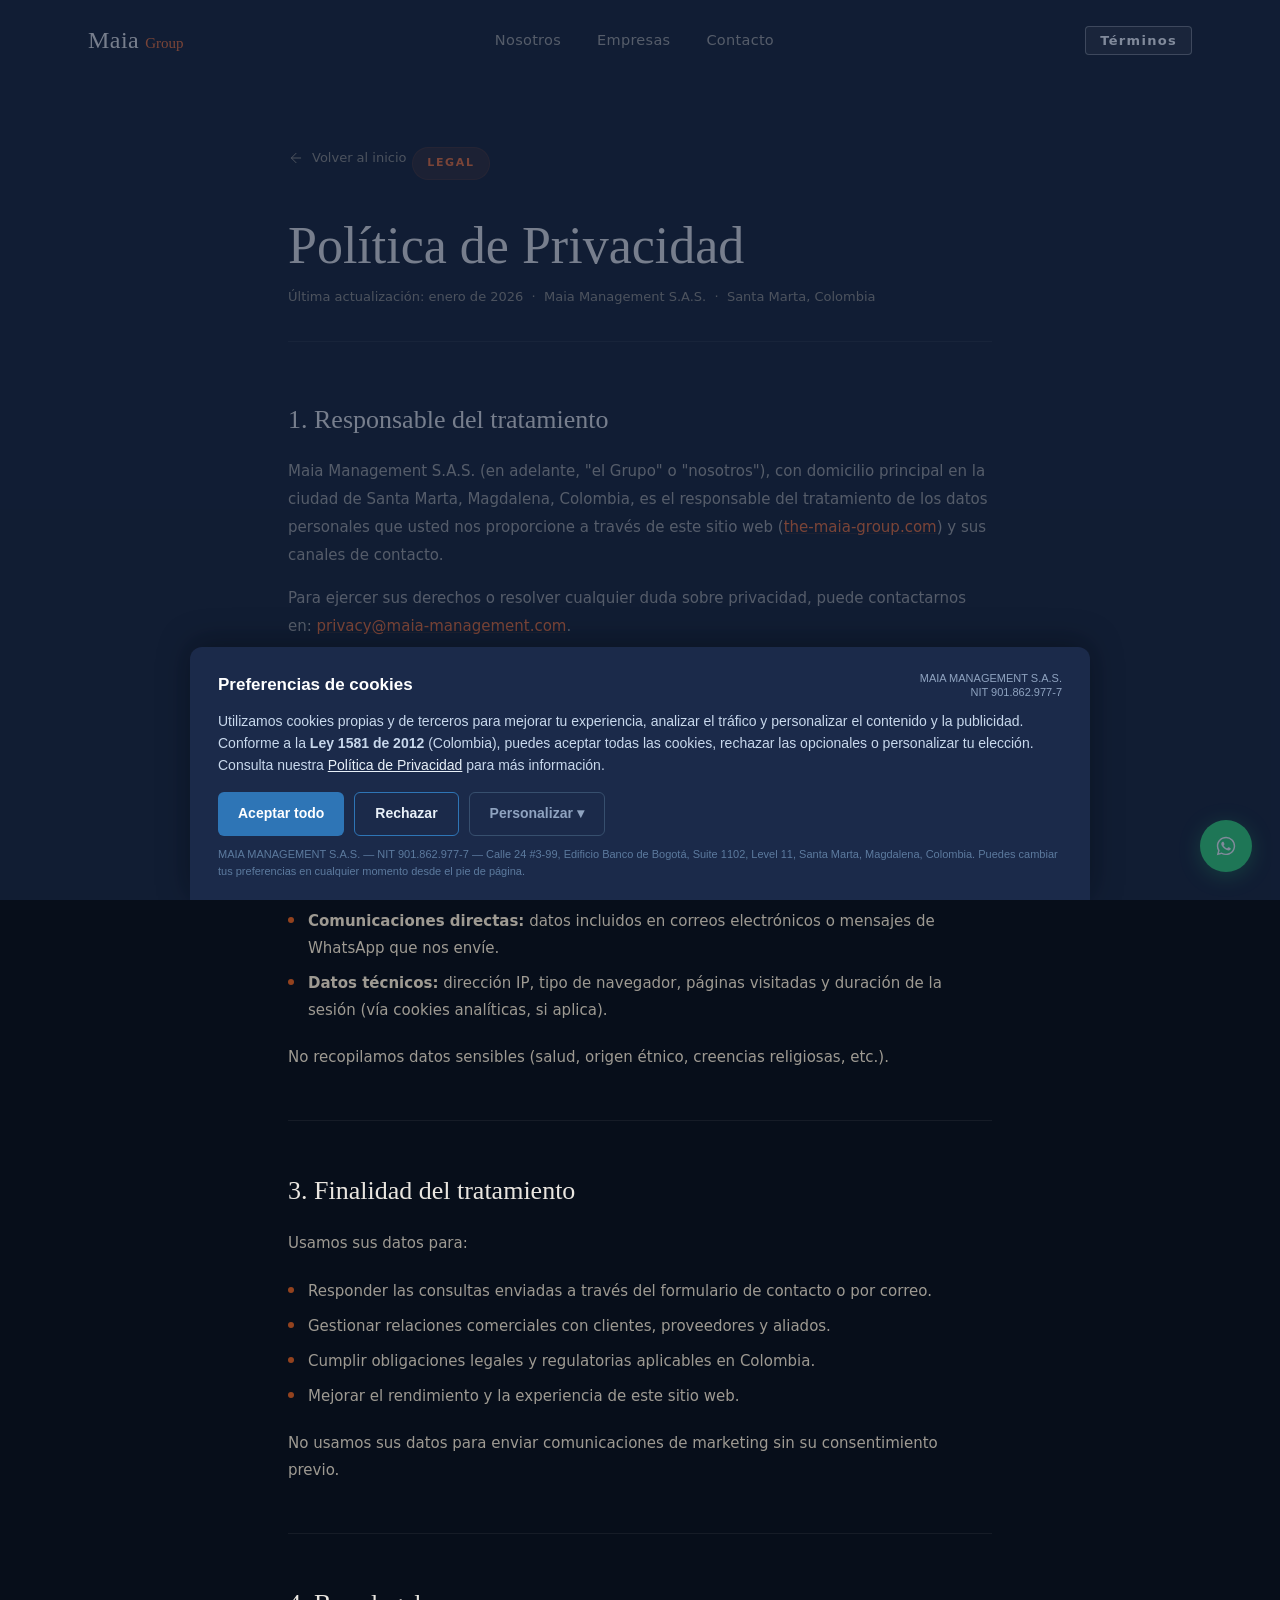
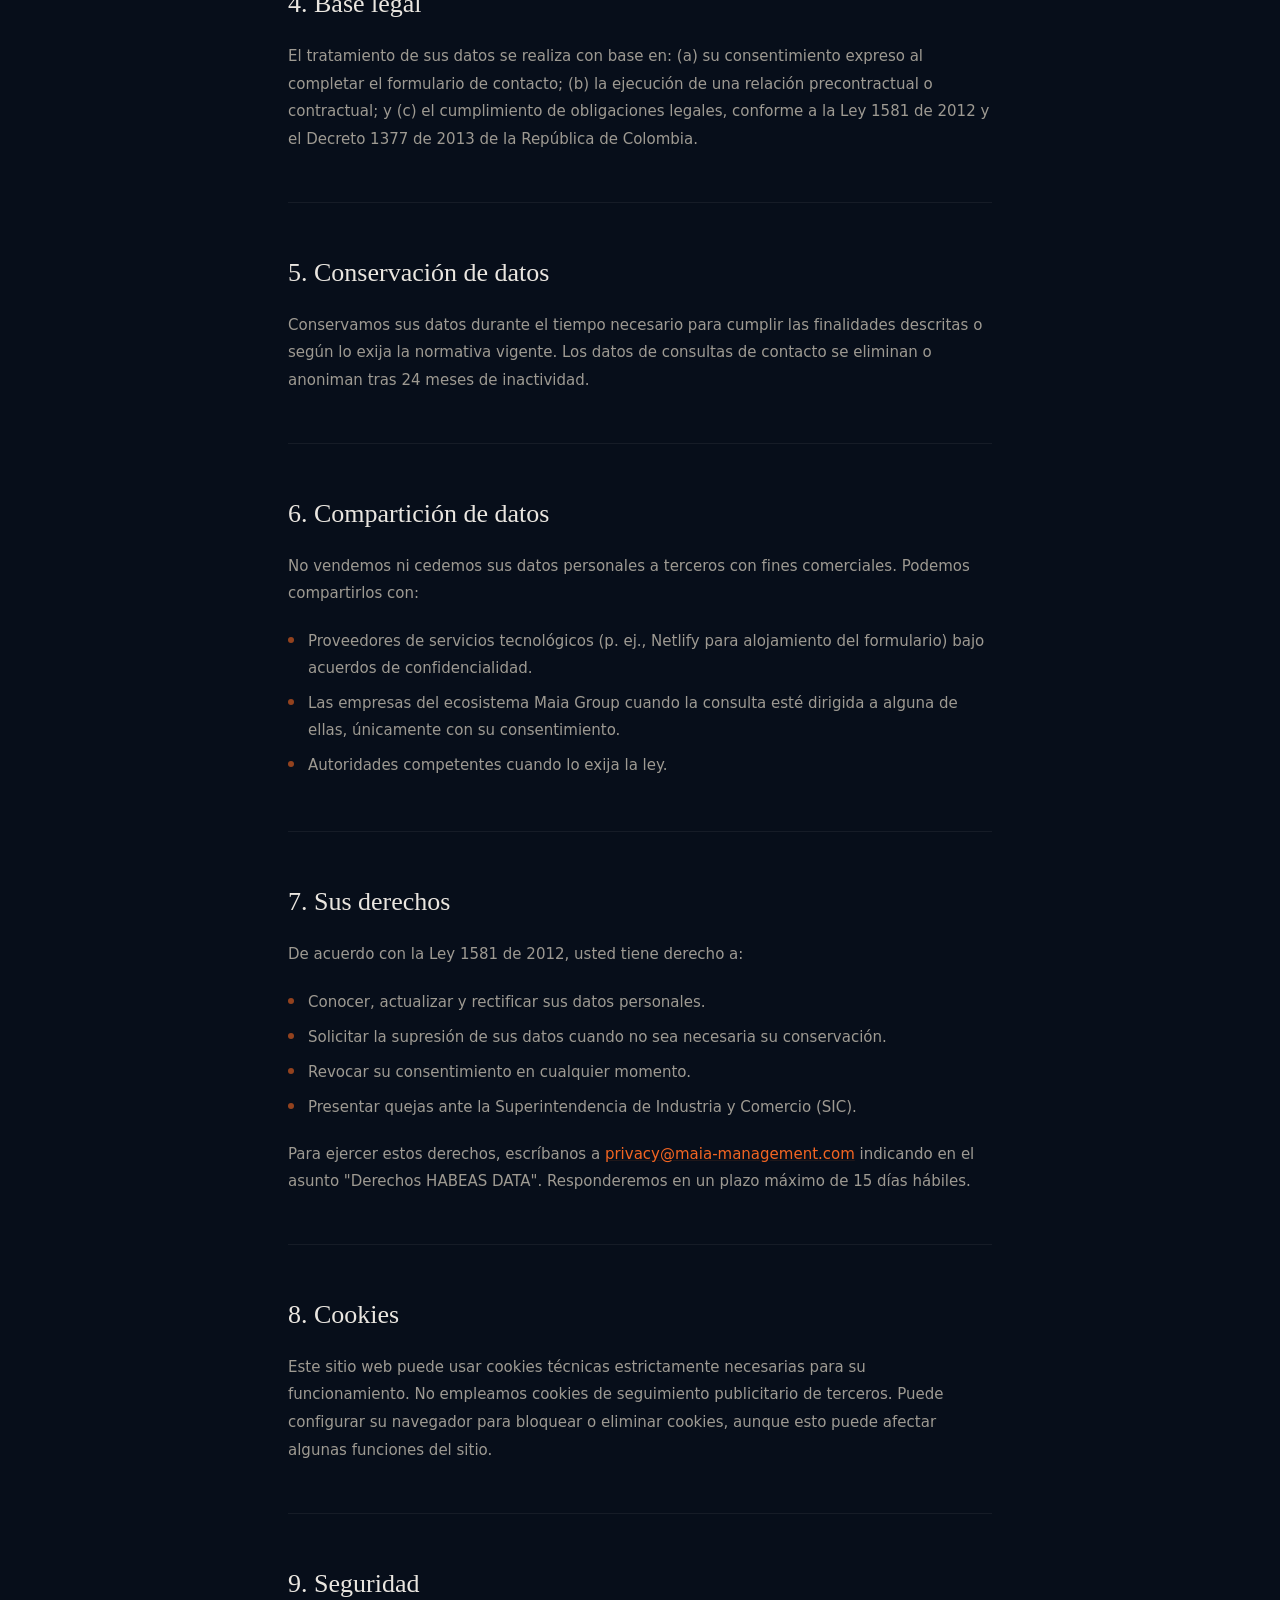
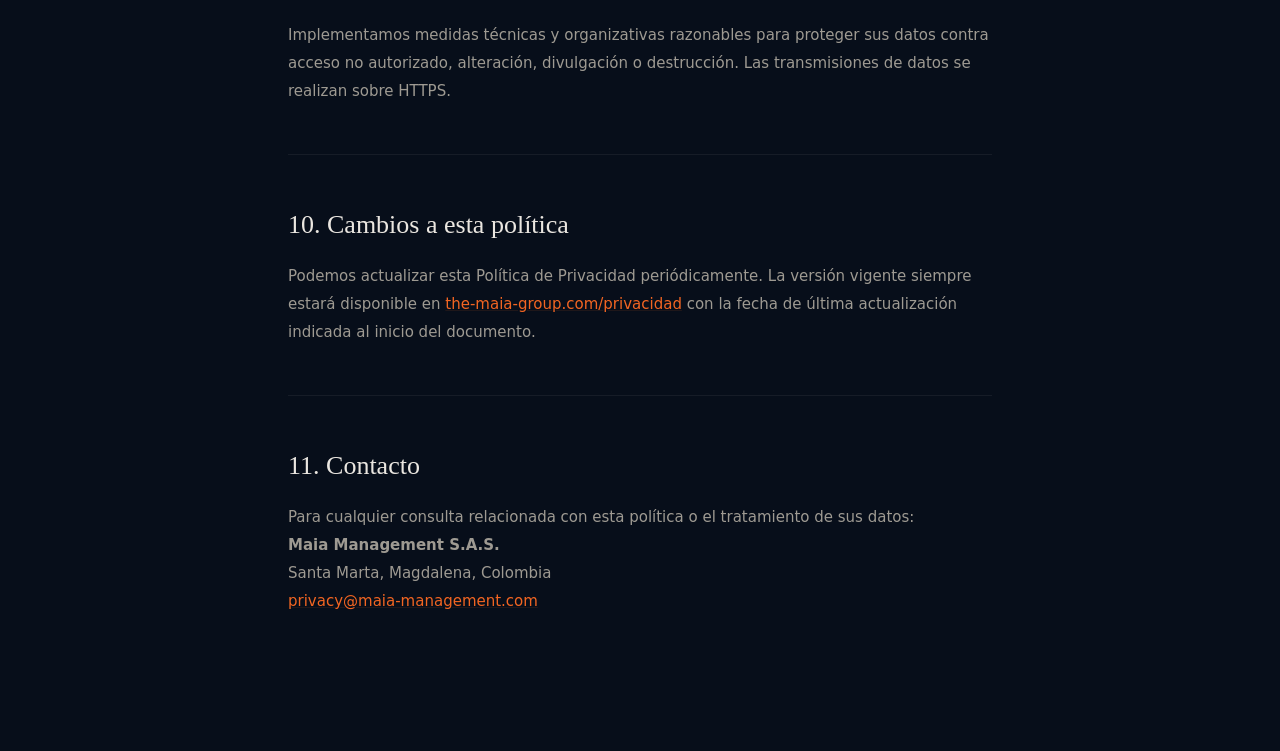
<file: privacidad.html>
<!DOCTYPE html>
<html lang="es"
      data-title-es="Política de Privacidad | The Maia Group"
      data-title-en="Privacy Policy | The Maia Group"
      data-desc-es="Política de Privacidad de Maia Management S.A.S. — cómo recopilamos, usamos y protegemos tus datos personales."
      data-desc-en="Privacy Policy of Maia Management S.A.S. — how we collect, use and protect your personal data.">
<head>
<meta charset="UTF-8">
  <script src="/consent-banner.js?v=20260530" defer></script>
<meta name="viewport" content="width=device-width, initial-scale=1.0">
<title>Política de Privacidad | The Maia Group</title>
<meta name="description" content="Política de Privacidad de Maia Management S.A.S. — cómo recopilamos, usamos y protegemos tus datos personales.">
<meta name="robots" content="index, follow">
<meta name="author" content="Maia Management S.A.S.">
<link rel="canonical" href="https://the-maia-group.com/privacidad">
<meta property="og:type" content="website">
<meta property="og:title" content="Política de Privacidad | The Maia Group">
<meta property="og:description" content="Cómo Maia Management S.A.S. recopila, usa, protege y gestiona datos personales dentro de su ecosistema empresarial.">
<meta property="og:url" content="https://the-maia-group.com/privacidad">
<meta property="og:site_name" content="The Maia Group">
<meta property="og:locale" content="es_CO">
<meta property="og:image" content="https://the-maia-group.com/og-image.png">
<meta property="og:image:width" content="1200">
<meta property="og:image:height" content="630">
<meta property="og:image:alt" content="The Maia Group — Grupo empresarial diversificado en Santa Marta, Colombia">
<meta name="twitter:card" content="summary_large_image">
<meta name="twitter:title" content="Política de Privacidad | The Maia Group">
<meta name="twitter:description" content="Cómo Maia Management S.A.S. recopila, usa, protege y gestiona datos personales.">
<meta name="twitter:image" content="https://the-maia-group.com/og-image.png">
<meta name="twitter:site" content="@MaiaGroupCO">
<meta name="twitter:creator" content="@MaiaGroupCO">
<link rel="icon" type="image/svg+xml" href="/favicon.svg">
<link rel="icon" type="image/png" sizes="32x32" href="/favicon-32x32.png?v=20260524-r1">
<link rel="icon" type="image/png" sizes="16x16" href="/favicon-16x16.png?v=20260524-r1">
<link rel="icon" type="image/x-icon" href="/favicon.ico">
<link rel="apple-touch-icon" sizes="180x180" href="/apple-touch-icon.png?v=20260524-r1">
<link rel="manifest" href="/site.webmanifest">
<meta name="theme-color" content="#0B1D33">
<link rel="stylesheet" href="/css/styles.css?v=20260511-typo1">
<script type="application/ld+json">
{
  "@context": "https://schema.org",
  "@type": "Organization",
  "@id": "https://the-maia-group.com/#organization",
  "name": "Maia Management S.A.S.",
  "url": "https://the-maia-group.com",
  "logo": "https://the-maia-group.com/og-image.png",
  "taxID": "901.862.977-7",
  "telephone": "+1 903 459 8763",
  "address": {
    "@type": "PostalAddress",
    "streetAddress": "Calle 24 #3-99, Edificio Banco de Bogotá, Suite 1102, Piso 11",
    "addressLocality": "Santa Marta",
    "addressRegion": "Magdalena",
    "addressCountry": "CO"
  },
  "contactPoint": {
    "@type": "ContactPoint",
    "telephone": "+1 903 459 8763",
    "contactType": "privacy support",
    "areaServed": "CO",
    "availableLanguage": ["es", "en"]
  }
}
</script>
<style>
  /* Page-specific overrides — keeps file self-contained */
  .legal-page {
    padding-top: calc(var(--nav-height, 72px) + 64px);
    padding-bottom: 120px;
    min-height: 100vh;
  }

  .legal-page .container {
    max-width: 800px;
  }

  .legal-back {
    display: inline-flex;
    align-items: center;
    gap: 8px;
    font-size: 13px;
    color: var(--text-muted);
    margin-bottom: 48px;
    transition: color 0.3s;
  }

  .legal-back:hover {
    color: var(--orange);
  }

  .legal-back svg {
    width: 16px;
    height: 16px;
  }

  .legal-tag {
    display: inline-block;
    font-size: 11px;
    font-weight: 600;
    text-transform: uppercase;
    letter-spacing: 0.15em;
    color: var(--orange);
    padding: 6px 14px;
    border: 1px solid var(--orange-dim);
    border-radius: 20px;
    background: var(--orange-dim);
    margin-bottom: 20px;
  }

  .legal-title {
    font-family: var(--serif);
    font-size: clamp(32px, 5vw, 52px);
    font-weight: 400;
    line-height: 1.1;
    margin-bottom: 12px;
    color: var(--text-primary);
  }

  .legal-meta {
    font-size: 13px;
    color: var(--text-muted);
    margin-bottom: 56px;
    padding-bottom: 32px;
    border-bottom: 1px solid var(--border-color);
  }

  .legal-body h2 {
    font-family: var(--serif);
    font-size: clamp(20px, 3vw, 26px);
    font-weight: 400;
    color: var(--text-primary);
    margin: 48px 0 16px;
  }

  .legal-body h2:first-child {
    margin-top: 0;
  }

  .legal-body p {
    font-size: 15px;
    line-height: 1.85;
    color: var(--text-secondary);
    margin-bottom: 16px;
  }

  .legal-body ul {
    list-style: none;
    padding: 0;
    margin: 0 0 16px;
  }

  .legal-body ul li {
    font-size: 15px;
    line-height: 1.8;
    color: var(--text-secondary);
    padding: 4px 0 4px 20px;
    position: relative;
  }

  .legal-body ul li::before {
    content: '';
    position: absolute;
    left: 0;
    top: 13px;
    width: 6px;
    height: 6px;
    border-radius: 50%;
    background: var(--orange);
    opacity: 0.6;
  }

  .legal-body a {
    color: var(--orange);
    text-decoration: underline;
    text-decoration-color: var(--orange-dim);
    transition: text-decoration-color 0.3s;
  }

  .legal-body a:hover {
    text-decoration-color: var(--orange);
  }

  .legal-divider {
    height: 1px;
    background: var(--border-color);
    margin: 48px 0;
  }
</style>
</head>
<body>

<!-- Navigation -->
<nav class="nav nav--scrolled" id="nav">
  <div class="nav__inner">
    <a href="/" class="nav__logo">
      <span class="nav__logo-the">The</span>
      <span class="nav__logo-maia">Maia</span>
      <span class="nav__logo-group">Group</span>
    </a>
    <div class="nav__links">
      <a href="/#nosotros" class="nav__link">Nosotros</a>
      <a href="/#empresas" class="nav__link">Empresas</a>
      <a href="/#contacto" class="nav__link">Contacto</a>
    </div>
    <div class="nav__actions">
      <a href="/terminos" class="nav__lang" style="text-decoration:none;">Términos</a>
    </div>
  </div>
</nav>

<main class="legal-page">
  <div class="container">

    <a href="/" class="legal-back">
      <svg viewBox="0 0 24 24" fill="none" stroke="currentColor" stroke-width="1.5" stroke-linecap="round" stroke-linejoin="round">
        <path d="M19 12H5M12 5l-7 7 7 7"/>
      </svg>
      Volver al inicio
    </a>

    <span class="legal-tag">Legal</span>
    <h1 class="legal-title">Política de Privacidad</h1>
    <p class="legal-meta">Última actualización: enero de 2026 &nbsp;·&nbsp; Maia Management S.A.S. &nbsp;·&nbsp; Santa Marta, Colombia</p>

    <div class="legal-body">

      <h2>1. Responsable del tratamiento</h2>
      <p>
        Maia Management S.A.S. (en adelante, "el Grupo" o "nosotros"), con domicilio principal en la ciudad de
        Santa Marta, Magdalena, Colombia, es el responsable del tratamiento de los datos personales que usted nos
        proporcione a través de este sitio web (<a href="https://the-maia-group.com">the-maia-group.com</a>) y sus
        canales de contacto.
      </p>
      <p>
        Para ejercer sus derechos o resolver cualquier duda sobre privacidad, puede contactarnos en:
        <!--email_off--><a href="mailto:privacy@maia-management.com">privacy@maia-management.com</a><!--/email_off-->.
      </p>

      <div class="legal-divider"></div>

      <h2>2. Datos que recopilamos</h2>
      <p>Recopilamos únicamente los datos que usted nos proporciona de forma voluntaria:</p>
      <ul>
        <li><strong>Formulario de contacto:</strong> nombre completo, dirección de correo electrónico, empresa de interés y mensaje.</li>
        <li><strong>Comunicaciones directas:</strong> datos incluidos en correos electrónicos o mensajes de WhatsApp que nos envíe.</li>
        <li><strong>Datos técnicos:</strong> dirección IP, tipo de navegador, páginas visitadas y duración de la sesión (vía cookies analíticas, si aplica).</li>
      </ul>
      <p>No recopilamos datos sensibles (salud, origen étnico, creencias religiosas, etc.).</p>

      <div class="legal-divider"></div>

      <h2>3. Finalidad del tratamiento</h2>
      <p>Usamos sus datos para:</p>
      <ul>
        <li>Responder las consultas enviadas a través del formulario de contacto o por correo.</li>
        <li>Gestionar relaciones comerciales con clientes, proveedores y aliados.</li>
        <li>Cumplir obligaciones legales y regulatorias aplicables en Colombia.</li>
        <li>Mejorar el rendimiento y la experiencia de este sitio web.</li>
      </ul>
      <p>No usamos sus datos para enviar comunicaciones de marketing sin su consentimiento previo.</p>

      <div class="legal-divider"></div>

      <h2>4. Base legal</h2>
      <p>
        El tratamiento de sus datos se realiza con base en: (a) su consentimiento expreso al completar el formulario
        de contacto; (b) la ejecución de una relación precontractual o contractual; y (c) el cumplimiento de
        obligaciones legales, conforme a la Ley 1581 de 2012 y el Decreto 1377 de 2013 de la República de Colombia.
      </p>

      <div class="legal-divider"></div>

      <h2>5. Conservación de datos</h2>
      <p>
        Conservamos sus datos durante el tiempo necesario para cumplir las finalidades descritas o según lo exija la
        normativa vigente. Los datos de consultas de contacto se eliminan o anoniman tras 24 meses de inactividad.
      </p>

      <div class="legal-divider"></div>

      <h2>6. Compartición de datos</h2>
      <p>
        No vendemos ni cedemos sus datos personales a terceros con fines comerciales. Podemos compartirlos con:
      </p>
      <ul>
        <li>Proveedores de servicios tecnológicos (p. ej., Netlify para alojamiento del formulario) bajo acuerdos de confidencialidad.</li>
        <li>Las empresas del ecosistema Maia Group cuando la consulta esté dirigida a alguna de ellas, únicamente con su consentimiento.</li>
        <li>Autoridades competentes cuando lo exija la ley.</li>
      </ul>

      <div class="legal-divider"></div>

      <h2>7. Sus derechos</h2>
      <p>De acuerdo con la Ley 1581 de 2012, usted tiene derecho a:</p>
      <ul>
        <li>Conocer, actualizar y rectificar sus datos personales.</li>
        <li>Solicitar la supresión de sus datos cuando no sea necesaria su conservación.</li>
        <li>Revocar su consentimiento en cualquier momento.</li>
        <li>Presentar quejas ante la Superintendencia de Industria y Comercio (SIC).</li>
      </ul>
      <p>
        Para ejercer estos derechos, escríbanos a <!--email_off--><a href="mailto:privacy@maia-management.com">privacy@maia-management.com</a><!--/email_off-->
        indicando en el asunto "Derechos HABEAS DATA". Responderemos en un plazo máximo de 15 días hábiles.
      </p>

      <div class="legal-divider"></div>

      <h2>8. Cookies</h2>
      <p>
        Este sitio web puede usar cookies técnicas estrictamente necesarias para su funcionamiento. No empleamos
        cookies de seguimiento publicitario de terceros. Puede configurar su navegador para bloquear o eliminar
        cookies, aunque esto puede afectar algunas funciones del sitio.
      </p>

      <div class="legal-divider"></div>

      <h2>9. Seguridad</h2>
      <p>
        Implementamos medidas técnicas y organizativas razonables para proteger sus datos contra acceso no
        autorizado, alteración, divulgación o destrucción. Las transmisiones de datos se realizan sobre HTTPS.
      </p>

      <div class="legal-divider"></div>

      <h2>10. Cambios a esta política</h2>
      <p>
        Podemos actualizar esta Política de Privacidad periódicamente. La versión vigente siempre estará disponible
        en <a href="https://the-maia-group.com/privacidad">the-maia-group.com/privacidad</a> con la fecha de última
        actualización indicada al inicio del documento.
      </p>

      <div class="legal-divider"></div>

      <h2>11. Contacto</h2>
      <p>
        Para cualquier consulta relacionada con esta política o el tratamiento de sus datos:<br>
        <strong>Maia Management S.A.S.</strong><br>
        Santa Marta, Magdalena, Colombia<br>
        <!--email_off--><a href="mailto:privacy@maia-management.com">privacy@maia-management.com</a><!--/email_off-->
      </p>

    </div>
  </div>
</main>

<!-- WhatsApp FAB -->
<a href="https://wa.me/19034598763"
   class="whatsapp-fab"
   target="_blank"
   rel="noopener noreferrer"
   aria-label="Chatea con nosotros en WhatsApp">
  <svg class="whatsapp-fab__icon" viewBox="0 0 32 32" fill="none" xmlns="http://www.w3.org/2000/svg" aria-hidden="true">
    <circle cx="16" cy="16" r="16" fill="#25D366"/>
    <path fill="#FFFFFF" d="M23.472 8.516A10.612 10.612 0 0 0 16.01 5.5C10.21 5.5 5.5 10.21 5.5 16.01c0 1.864.487 3.684 1.413 5.288L5.5 26.5l5.34-1.4a10.607 10.607 0 0 0 5.17 1.319h.005C21.81 26.419 26.5 21.71 26.5 15.91c0-2.836-1.104-5.503-3.028-7.394Zm-7.462 16.33h-.004a8.81 8.81 0 0 1-4.49-1.228l-.322-.191-3.338.875.89-3.254-.21-.334a8.804 8.804 0 0 1-1.35-4.704c0-4.87 3.963-8.831 8.836-8.831a8.774 8.774 0 0 1 6.246 2.588 8.776 8.776 0 0 1 2.582 6.252c-.002 4.872-3.964 8.827-8.84 8.827Zm4.843-6.61c-.266-.133-1.572-.775-1.815-.863-.244-.089-.421-.133-.599.133-.177.266-.687.863-.842 1.041-.155.177-.31.2-.577.067-.266-.134-1.124-.414-2.14-1.32-.79-.705-1.323-1.575-1.479-1.841-.155-.266-.017-.41.117-.542.12-.12.266-.31.4-.466.133-.155.177-.266.266-.443.089-.178.044-.333-.022-.466-.067-.133-.599-1.443-.82-1.975-.216-.52-.436-.449-.599-.457l-.51-.01a.977.977 0 0 0-.71.333c-.244.267-.93.909-.93 2.216s.953 2.57 1.086 2.747c.133.178 1.876 2.864 4.545 4.016.635.274 1.13.438 1.516.56.637.203 1.217.174 1.675.106.51-.076 1.572-.642 1.793-1.262.221-.62.221-1.152.155-1.262-.066-.111-.243-.178-.509-.311Z"/>
  </svg>
  <span class="whatsapp-fab__label">WhatsApp</span>
</a>

<!-- Cookie Consent Banner — Ley 1581 de 2012 (Colombia) -->
<div class="cookie-banner" id="cookieBanner" role="dialog" aria-live="polite" aria-label="Aviso de cookies y privacidad" hidden>
  <div class="cookie-banner__inner">
    <div class="cookie-banner__content">
      <h2 class="cookie-banner__title">Aviso de privacidad y cookies</h2>
      <p class="cookie-banner__text">
        Conforme a la <strong>Ley 1581 de 2012</strong> y el Decreto 1377 de 2013 de Colombia,
        <strong>Maia Management S.A.S.</strong> (NIT 901.862.977-7), con domicilio en
        Calle 24 #3-99, Edificio Banco de Bogotá, Suite 1102, Piso 11, Santa Marta, Magdalena, Colombia,
        usa cookies técnicas estrictamente necesarias para el funcionamiento del sitio. Al continuar navegando
        aceptas el tratamiento de tus datos según nuestra
        <a href="/privacidad">Política de Privacidad</a>.
      </p>
    </div>
    <div class="cookie-banner__actions">
      <button type="button" class="cookie-banner__btn cookie-banner__btn--reject" id="cookieReject">Rechazar</button>
      <button type="button" class="cookie-banner__btn cookie-banner__btn--accept" id="cookieAccept">Aceptar</button>
    </div>
  </div>
</div>

<script src="/js/main.js?v=20260430-r1" defer></script>
</body>
</html>
</file>
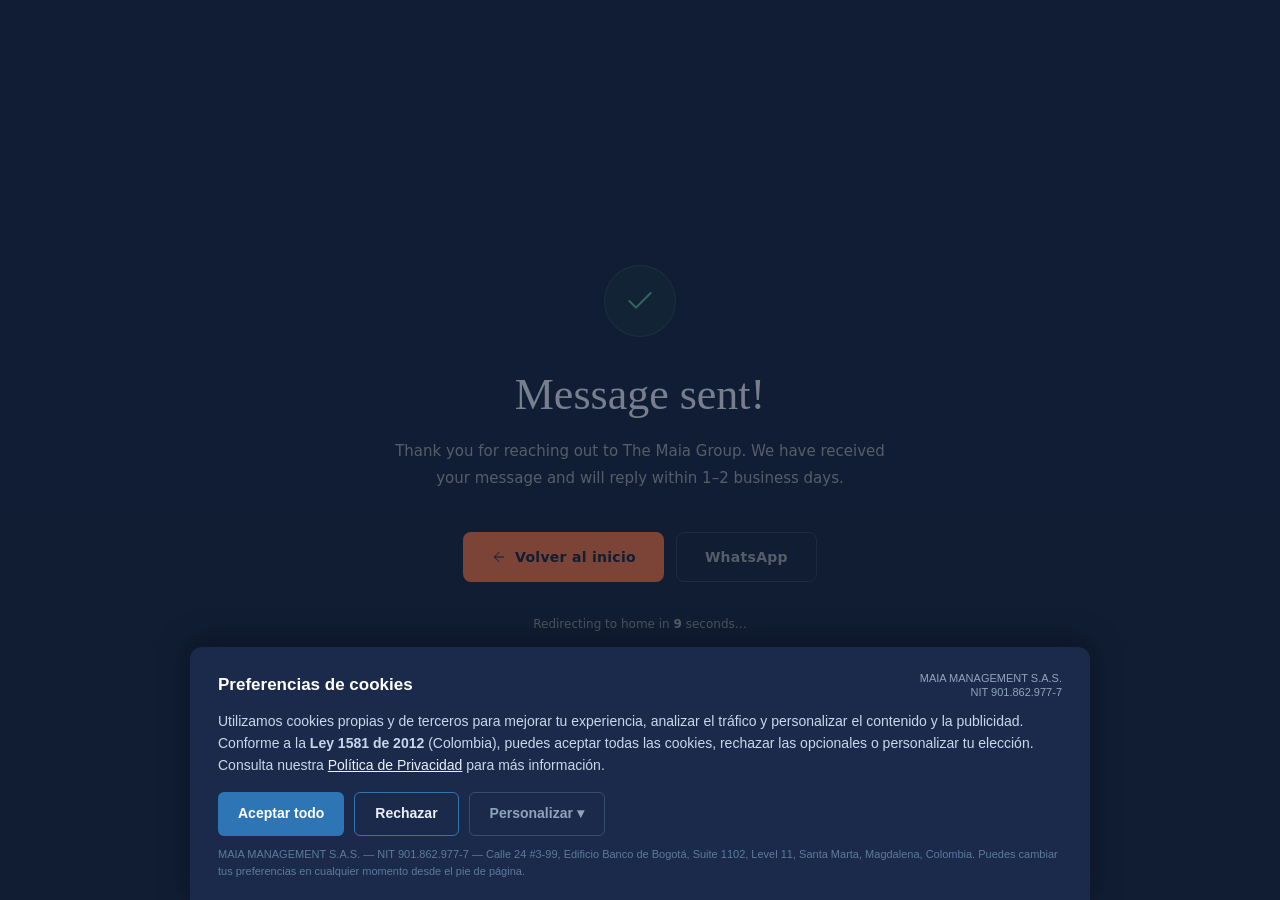
<file: success.html>
<!DOCTYPE html>
<html lang="es"
      data-title-es="Mensaje enviado | The Maia Group"
      data-title-en="Message sent | The Maia Group"
      data-desc-es="Confirmación de mensaje enviado a Maia Management S.A.S. desde el sitio web oficial."
      data-desc-en="Confirmation that your message to Maia Management S.A.S. has been received from the official website.">
<head>
<meta charset="UTF-8">
  <script src="/consent-banner.js?v=20260530" defer></script>
<meta name="viewport" content="width=device-width, initial-scale=1.0">
<title>Mensaje enviado | The Maia Group</title>
<meta name="description" content="Confirmación de mensaje enviado a Maia Management S.A.S. desde el sitio web oficial.">
<meta name="robots" content="noindex, nofollow">
<meta name="author" content="Maia Management S.A.S.">
<link rel="canonical" href="https://the-maia-group.com/success">
<link rel="icon" type="image/svg+xml" href="/favicon.svg">
<link rel="icon" type="image/png" sizes="32x32" href="/favicon-32x32.png?v=20260524-r1">
<link rel="icon" type="image/png" sizes="16x16" href="/favicon-16x16.png?v=20260524-r1">
<link rel="icon" type="image/x-icon" href="/favicon.ico">
<link rel="apple-touch-icon" sizes="180x180" href="/apple-touch-icon.png?v=20260524-r1">
<link rel="manifest" href="/site.webmanifest">
<meta name="theme-color" content="#0B1D33">
<meta property="og:type" content="website">
<meta property="og:title" content="Mensaje enviado | The Maia Group">
<meta property="og:description" content="Confirmación de mensaje enviado a Maia Management S.A.S.">
<meta property="og:url" content="https://the-maia-group.com/success">
<meta property="og:site_name" content="The Maia Group">
<meta property="og:image" content="https://the-maia-group.com/og-image.png">
<meta name="twitter:card" content="summary_large_image">
<meta name="twitter:title" content="Mensaje enviado | The Maia Group">
<meta name="twitter:description" content="Confirmación de mensaje enviado a Maia Management S.A.S.">
<meta name="twitter:image" content="https://the-maia-group.com/og-image.png">
<link rel="stylesheet" href="/css/styles.css?v=20260511-typo1">
<script type="application/ld+json">
{
  "@context": "https://schema.org",
  "@type": "Organization",
  "@id": "https://the-maia-group.com/#organization",
  "name": "Maia Management S.A.S.",
  "url": "https://the-maia-group.com",
  "logo": "https://the-maia-group.com/og-image.png",
  "taxID": "901.862.977-7",
  "telephone": "+1 903 459 8763",
  "address": {
    "@type": "PostalAddress",
    "streetAddress": "Calle 24 #3-99, Edificio Banco de Bogotá, Suite 1102, Piso 11",
    "addressLocality": "Santa Marta",
    "addressRegion": "Magdalena",
    "addressCountry": "CO"
  },
  "contactPoint": {
    "@type": "ContactPoint",
    "telephone": "+1 903 459 8763",
    "contactType": "customer service",
    "areaServed": "CO",
    "availableLanguage": ["es", "en"]
  }
}
</script>
<style>
  .success-page {
    min-height: 100vh;
    display: flex;
    align-items: center;
    justify-content: center;
    padding: 48px 24px;
    text-align: center;
  }

  .success-card {
    max-width: 520px;
    width: 100%;
  }

  .success-icon {
    width: 72px;
    height: 72px;
    border-radius: 50%;
    background: rgba(46, 125, 75, 0.12);
    border: 1px solid rgba(46, 125, 75, 0.3);
    display: flex;
    align-items: center;
    justify-content: center;
    margin: 0 auto 32px;
  }

  .success-icon svg {
    width: 32px;
    height: 32px;
    color: #4CAF79;
  }

  .success-title {
    font-family: var(--serif);
    font-size: clamp(28px, 5vw, 44px);
    font-weight: 400;
    color: var(--text-primary);
    margin-bottom: 16px;
    line-height: 1.2;
  }

  .success-text {
    font-size: 15px;
    line-height: 1.8;
    color: var(--text-secondary);
    margin-bottom: 40px;
  }

  .success-actions {
    display: flex;
    gap: 12px;
    justify-content: center;
    flex-wrap: wrap;
  }

  .success-btn {
    display: inline-flex;
    align-items: center;
    gap: 8px;
    padding: 12px 28px;
    border-radius: var(--r);
    font-size: 14px;
    font-weight: 600;
    letter-spacing: 0.02em;
    transition: all 0.3s;
    cursor: pointer;
  }

  .success-btn--primary {
    background: var(--orange);
    color: var(--navy-900);
    border: none;
  }

  .success-btn--primary:hover {
    background: var(--orange-hover);
    transform: translateY(-2px);
    box-shadow: 0 8px 24px rgba(242, 101, 34, 0.25);
  }

  .success-btn--ghost {
    background: transparent;
    color: var(--text-secondary);
    border: 1px solid var(--border-hover);
  }

  .success-btn--ghost:hover {
    border-color: var(--orange);
    color: var(--orange);
  }

  .success-countdown {
    margin-top: 32px;
    font-size: 12px;
    color: var(--text-muted);
  }

  .success-countdown strong {
    color: var(--text-secondary);
  }
</style>
</head>
<body>

<main class="success-page">
  <div class="success-card">

    <div class="success-icon">
      <svg viewBox="0 0 24 24" fill="none" stroke="currentColor" stroke-width="1.5" stroke-linecap="round" stroke-linejoin="round">
        <path d="M20 6L9 17l-5-5"/>
      </svg>
    </div>

    <h1 class="success-title" id="successTitle">¡Mensaje enviado!</h1>
    <p class="success-text" id="successText">
      Gracias por contactarte con The Maia Group. Hemos recibido tu mensaje y te responderemos
      en un plazo máximo de 1–2 días hábiles.
    </p>

    <div class="success-actions">
      <a href="/" class="success-btn success-btn--primary">
        <svg viewBox="0 0 24 24" fill="none" stroke="currentColor" stroke-width="1.5" stroke-linecap="round" stroke-linejoin="round" width="16" height="16">
          <path d="M19 12H5M12 5l-7 7 7 7"/>
        </svg>
        Volver al inicio
      </a>
      <a href="https://wa.me/19034598763" target="_blank" rel="noopener noreferrer" class="success-btn success-btn--ghost">
        WhatsApp
      </a>
    </div>

    <p class="success-countdown" id="successCountdown">
      Redirigiendo al inicio en <strong id="countNum">10</strong> segundos…
    </p>

  </div>
</main>

<script>
  // Auto-redirect countdown
  (function () {
    var count = 10;
    var countEl = document.getElementById('countNum');
    var timer = setInterval(function () {
      count -= 1;
      if (countEl) countEl.textContent = count;
      if (count <= 0) {
        clearInterval(timer);
        window.location.href = '/';
      }
    }, 1000);

    // Detect language from referrer or navigator
    var lang = (navigator.language || 'es').startsWith('en') ? 'en' : 'es';
    if (lang === 'en') {
      var t = document.getElementById('successTitle');
      var p = document.getElementById('successText');
      var c = document.getElementById('successCountdown');
      var n = document.getElementById('countNum');
      if (t) t.textContent = 'Message sent!';
      if (p) p.textContent = 'Thank you for reaching out to The Maia Group. We have received your message and will reply within 1–2 business days.';
      if (c) {
        c.innerHTML = 'Redirecting to home in <strong id="countNum">' + count + '</strong> seconds\u2026';
        // Re-bind countEl after innerHTML replacement (the old node became detached)
        countEl = document.getElementById('countNum');
      }
    }
  })();
</script>

</body>
</html>
</file>
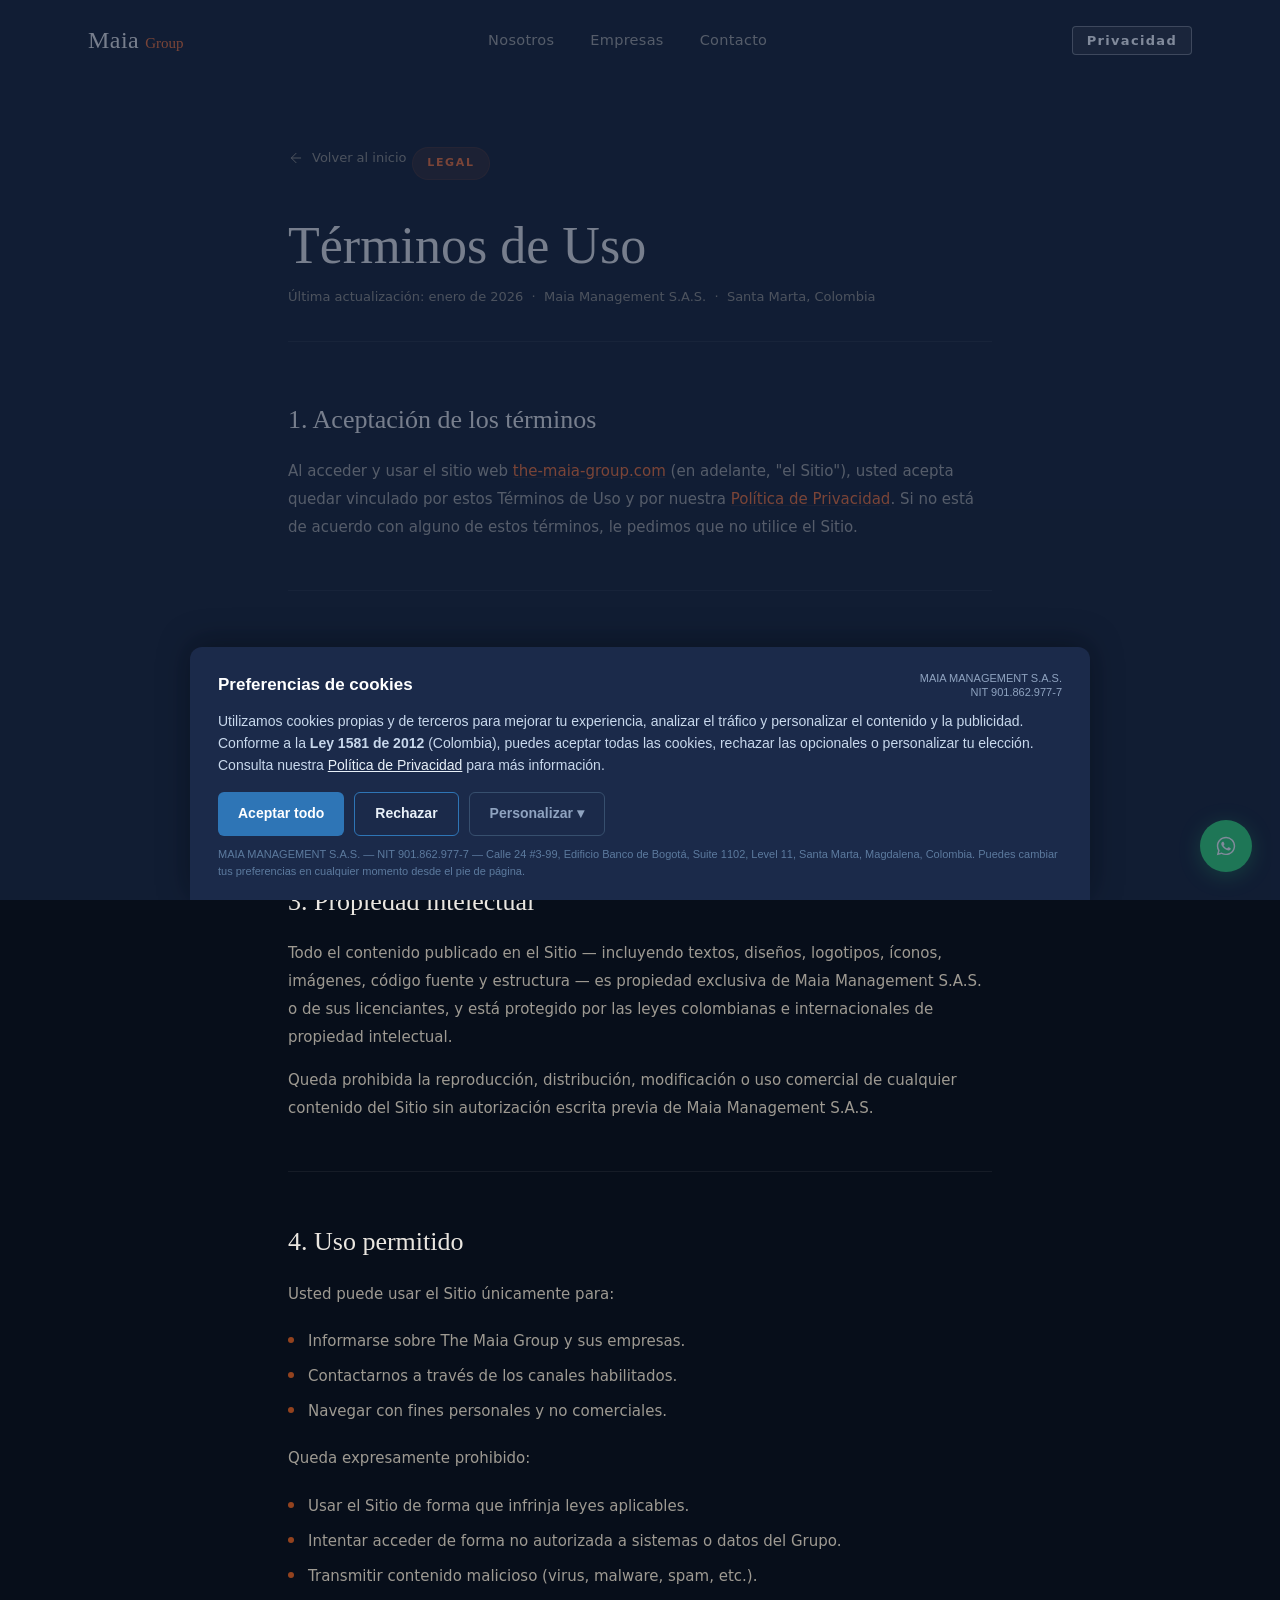
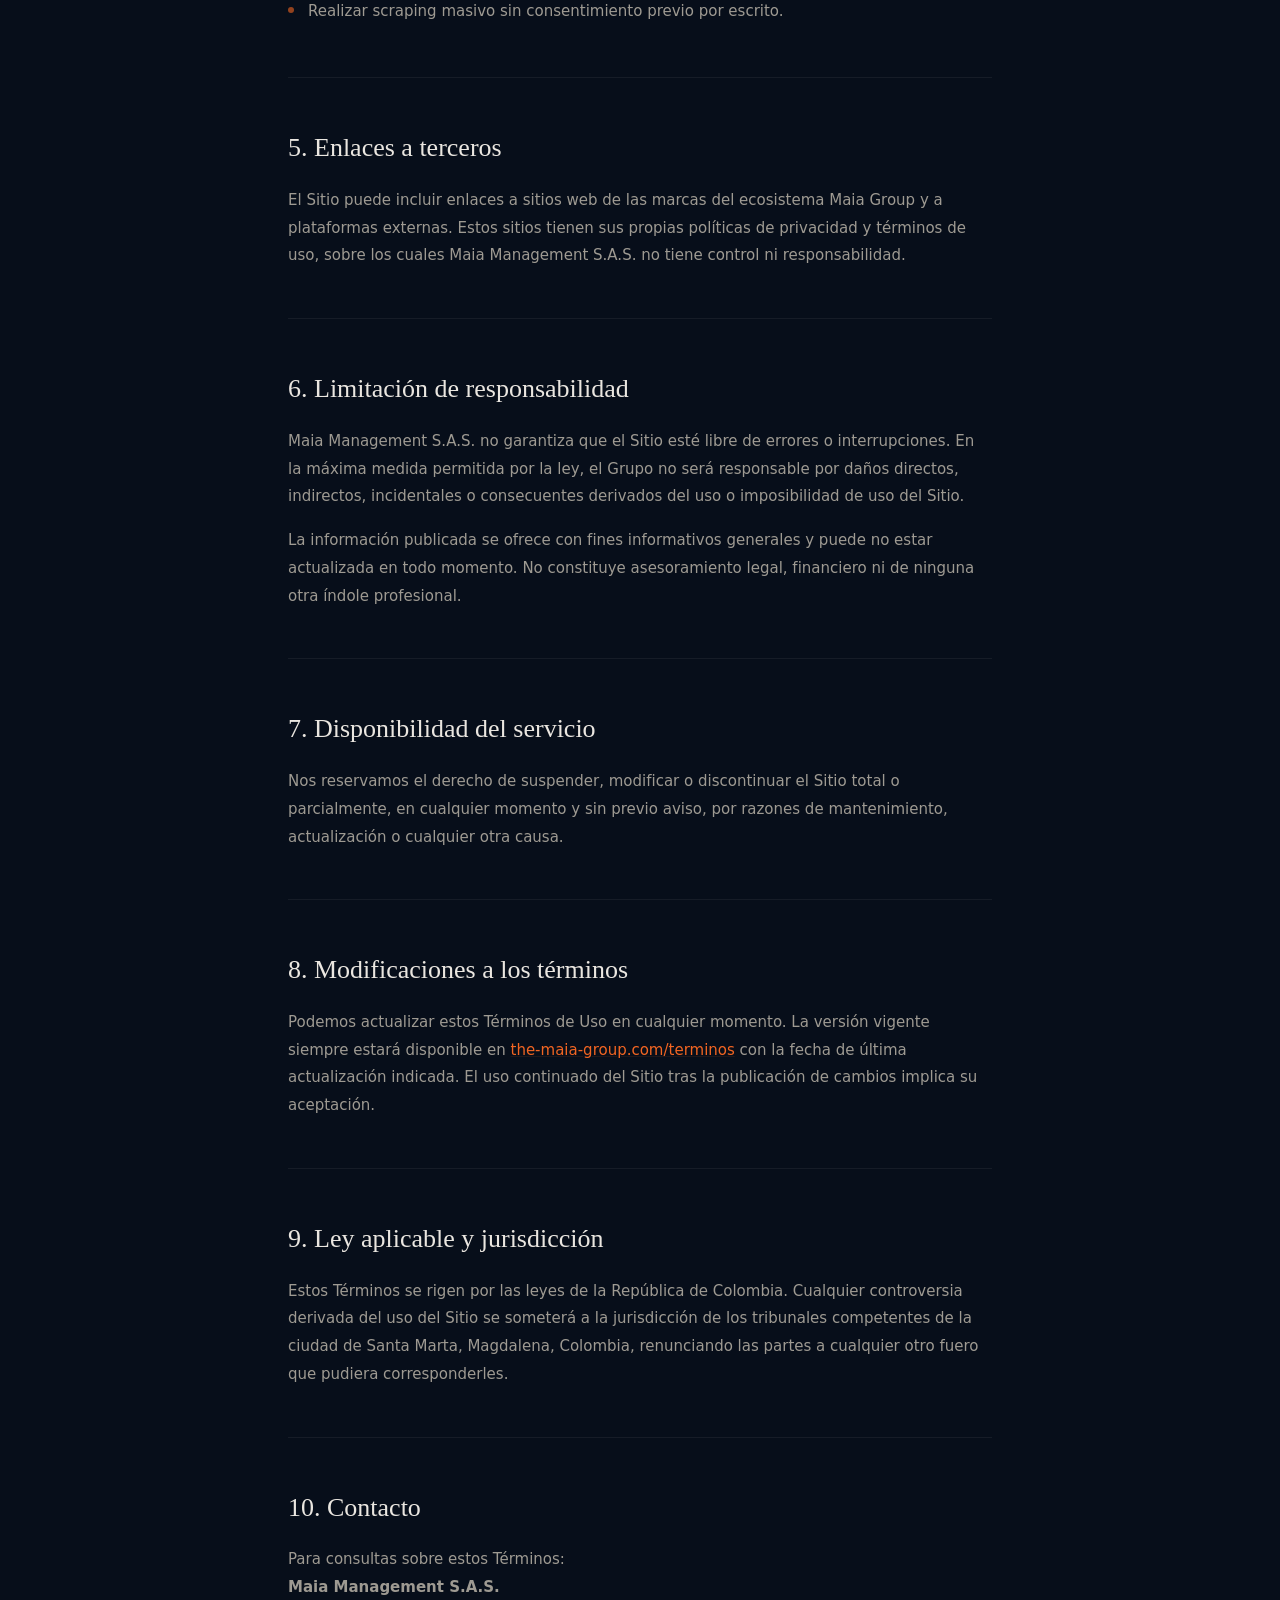
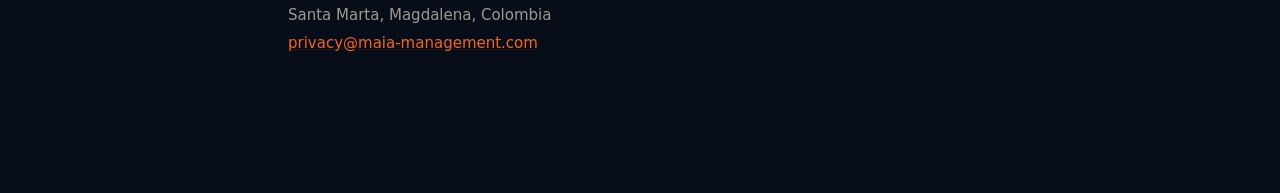
<file: terminos.html>
<!DOCTYPE html>
<html lang="es"
      data-title-es="Términos de Uso | The Maia Group"
      data-title-en="Terms of Use | The Maia Group"
      data-desc-es="Términos y Condiciones de uso del sitio web de Maia Management S.A.S., sus contenidos, formularios, enlaces y servicios informativos."
      data-desc-en="Terms and Conditions of use of the Maia Management S.A.S. website, its contents, forms, links and informational services.">
<head>
<meta charset="UTF-8">
  <script src="/consent-banner.js?v=20260530" defer></script>
<meta name="viewport" content="width=device-width, initial-scale=1.0">
<title>Términos de Uso | The Maia Group</title>
<meta name="description" content="Términos y Condiciones de uso del sitio web de Maia Management S.A.S., sus contenidos, formularios, enlaces y servicios informativos.">
<meta name="robots" content="index, follow">
<meta name="author" content="Maia Management S.A.S.">
<link rel="canonical" href="https://the-maia-group.com/terminos">
<meta property="og:type" content="website">
<meta property="og:title" content="Términos de Uso | The Maia Group">
<meta property="og:description" content="Términos aplicables al uso del sitio web de Maia Management S.A.S., sus contenidos, formularios y servicios informativos.">
<meta property="og:url" content="https://the-maia-group.com/terminos">
<meta property="og:site_name" content="The Maia Group">
<meta property="og:locale" content="es_CO">
<meta property="og:image" content="https://the-maia-group.com/og-image.png">
<meta property="og:image:width" content="1200">
<meta property="og:image:height" content="630">
<meta property="og:image:alt" content="The Maia Group — Grupo empresarial diversificado en Santa Marta, Colombia">
<meta name="twitter:card" content="summary_large_image">
<meta name="twitter:title" content="Términos de Uso | The Maia Group">
<meta name="twitter:description" content="Términos aplicables al uso del sitio web, contenidos y servicios informativos de The Maia Group.">
<meta name="twitter:image" content="https://the-maia-group.com/og-image.png">
<meta name="twitter:site" content="@MaiaGroupCO">
<meta name="twitter:creator" content="@MaiaGroupCO">
<link rel="icon" type="image/svg+xml" href="/favicon.svg">
<link rel="icon" type="image/png" sizes="32x32" href="/favicon-32x32.png?v=20260524-r1">
<link rel="icon" type="image/png" sizes="16x16" href="/favicon-16x16.png?v=20260524-r1">
<link rel="icon" type="image/x-icon" href="/favicon.ico">
<link rel="apple-touch-icon" sizes="180x180" href="/apple-touch-icon.png?v=20260524-r1">
<link rel="manifest" href="/site.webmanifest">
<meta name="theme-color" content="#0B1D33">
<link rel="stylesheet" href="/css/styles.css?v=20260511-typo1">
<script type="application/ld+json">
{
  "@context": "https://schema.org",
  "@type": "Organization",
  "@id": "https://the-maia-group.com/#organization",
  "name": "Maia Management S.A.S.",
  "url": "https://the-maia-group.com",
  "logo": "https://the-maia-group.com/og-image.png",
  "taxID": "901.862.977-7",
  "telephone": "+1 903 459 8763",
  "address": {
    "@type": "PostalAddress",
    "streetAddress": "Calle 24 #3-99, Edificio Banco de Bogotá, Suite 1102, Piso 11",
    "addressLocality": "Santa Marta",
    "addressRegion": "Magdalena",
    "addressCountry": "CO"
  },
  "contactPoint": {
    "@type": "ContactPoint",
    "telephone": "+1 903 459 8763",
    "contactType": "customer service",
    "areaServed": "CO",
    "availableLanguage": ["es", "en"]
  }
}
</script>
<style>
  .legal-page {
    padding-top: calc(var(--nav-height, 72px) + 64px);
    padding-bottom: 120px;
    min-height: 100vh;
  }

  .legal-page .container {
    max-width: 800px;
  }

  .legal-back {
    display: inline-flex;
    align-items: center;
    gap: 8px;
    font-size: 13px;
    color: var(--text-muted);
    margin-bottom: 48px;
    transition: color 0.3s;
  }

  .legal-back:hover {
    color: var(--orange);
  }

  .legal-back svg {
    width: 16px;
    height: 16px;
  }

  .legal-tag {
    display: inline-block;
    font-size: 11px;
    font-weight: 600;
    text-transform: uppercase;
    letter-spacing: 0.15em;
    color: var(--orange);
    padding: 6px 14px;
    border: 1px solid var(--orange-dim);
    border-radius: 20px;
    background: var(--orange-dim);
    margin-bottom: 20px;
  }

  .legal-title {
    font-family: var(--serif);
    font-size: clamp(32px, 5vw, 52px);
    font-weight: 400;
    line-height: 1.1;
    margin-bottom: 12px;
    color: var(--text-primary);
  }

  .legal-meta {
    font-size: 13px;
    color: var(--text-muted);
    margin-bottom: 56px;
    padding-bottom: 32px;
    border-bottom: 1px solid var(--border-color);
  }

  .legal-body h2 {
    font-family: var(--serif);
    font-size: clamp(20px, 3vw, 26px);
    font-weight: 400;
    color: var(--text-primary);
    margin: 48px 0 16px;
  }

  .legal-body h2:first-child {
    margin-top: 0;
  }

  .legal-body p {
    font-size: 15px;
    line-height: 1.85;
    color: var(--text-secondary);
    margin-bottom: 16px;
  }

  .legal-body ul {
    list-style: none;
    padding: 0;
    margin: 0 0 16px;
  }

  .legal-body ul li {
    font-size: 15px;
    line-height: 1.8;
    color: var(--text-secondary);
    padding: 4px 0 4px 20px;
    position: relative;
  }

  .legal-body ul li::before {
    content: '';
    position: absolute;
    left: 0;
    top: 13px;
    width: 6px;
    height: 6px;
    border-radius: 50%;
    background: var(--orange);
    opacity: 0.6;
  }

  .legal-body a {
    color: var(--orange);
    text-decoration: underline;
    text-decoration-color: var(--orange-dim);
    transition: text-decoration-color 0.3s;
  }

  .legal-body a:hover {
    text-decoration-color: var(--orange);
  }

  .legal-divider {
    height: 1px;
    background: var(--border-color);
    margin: 48px 0;
  }
</style>
</head>
<body>

<!-- Navigation -->
<nav class="nav nav--scrolled" id="nav">
  <div class="nav__inner">
    <a href="/" class="nav__logo">
      <span class="nav__logo-the">The</span>
      <span class="nav__logo-maia">Maia</span>
      <span class="nav__logo-group">Group</span>
    </a>
    <div class="nav__links">
      <a href="/#nosotros" class="nav__link">Nosotros</a>
      <a href="/#empresas" class="nav__link">Empresas</a>
      <a href="/#contacto" class="nav__link">Contacto</a>
    </div>
    <div class="nav__actions">
      <a href="/privacidad" class="nav__lang" style="text-decoration:none;">Privacidad</a>
    </div>
  </div>
</nav>

<main class="legal-page">
  <div class="container">

    <a href="/" class="legal-back">
      <svg viewBox="0 0 24 24" fill="none" stroke="currentColor" stroke-width="1.5" stroke-linecap="round" stroke-linejoin="round">
        <path d="M19 12H5M12 5l-7 7 7 7"/>
      </svg>
      Volver al inicio
    </a>

    <span class="legal-tag">Legal</span>
    <h1 class="legal-title">Términos de Uso</h1>
    <p class="legal-meta">Última actualización: enero de 2026 &nbsp;·&nbsp; Maia Management S.A.S. &nbsp;·&nbsp; Santa Marta, Colombia</p>

    <div class="legal-body">

      <h2>1. Aceptación de los términos</h2>
      <p>
        Al acceder y usar el sitio web <a href="https://the-maia-group.com">the-maia-group.com</a> (en adelante,
        "el Sitio"), usted acepta quedar vinculado por estos Términos de Uso y por nuestra
        <a href="/privacidad">Política de Privacidad</a>. Si no está de acuerdo con alguno de estos términos,
        le pedimos que no utilice el Sitio.
      </p>

      <div class="legal-divider"></div>

      <h2>2. Descripción del servicio</h2>
      <p>
        El Sitio es la presencia digital corporativa de Maia Management S.A.S., grupo empresarial con sede en
        Santa Marta, Colombia. Su propósito es informar sobre el grupo, sus marcas y canales de contacto.
        No constituye una oferta de servicios ni un contrato en sí mismo.
      </p>

      <div class="legal-divider"></div>

      <h2>3. Propiedad intelectual</h2>
      <p>
        Todo el contenido publicado en el Sitio — incluyendo textos, diseños, logotipos, íconos, imágenes,
        código fuente y estructura — es propiedad exclusiva de Maia Management S.A.S. o de sus licenciantes,
        y está protegido por las leyes colombianas e internacionales de propiedad intelectual.
      </p>
      <p>
        Queda prohibida la reproducción, distribución, modificación o uso comercial de cualquier contenido
        del Sitio sin autorización escrita previa de Maia Management S.A.S.
      </p>

      <div class="legal-divider"></div>

      <h2>4. Uso permitido</h2>
      <p>Usted puede usar el Sitio únicamente para:</p>
      <ul>
        <li>Informarse sobre The Maia Group y sus empresas.</li>
        <li>Contactarnos a través de los canales habilitados.</li>
        <li>Navegar con fines personales y no comerciales.</li>
      </ul>
      <p>Queda expresamente prohibido:</p>
      <ul>
        <li>Usar el Sitio de forma que infrinja leyes aplicables.</li>
        <li>Intentar acceder de forma no autorizada a sistemas o datos del Grupo.</li>
        <li>Transmitir contenido malicioso (virus, malware, spam, etc.).</li>
        <li>Realizar scraping masivo sin consentimiento previo por escrito.</li>
      </ul>

      <div class="legal-divider"></div>

      <h2>5. Enlaces a terceros</h2>
      <p>
        El Sitio puede incluir enlaces a sitios web de las marcas del ecosistema Maia Group y a plataformas
        externas. Estos sitios tienen sus propias políticas de privacidad y términos de uso, sobre los cuales
        Maia Management S.A.S. no tiene control ni responsabilidad.
      </p>

      <div class="legal-divider"></div>

      <h2>6. Limitación de responsabilidad</h2>
      <p>
        Maia Management S.A.S. no garantiza que el Sitio esté libre de errores o interrupciones. En la máxima
        medida permitida por la ley, el Grupo no será responsable por daños directos, indirectos, incidentales
        o consecuentes derivados del uso o imposibilidad de uso del Sitio.
      </p>
      <p>
        La información publicada se ofrece con fines informativos generales y puede no estar actualizada en
        todo momento. No constituye asesoramiento legal, financiero ni de ninguna otra índole profesional.
      </p>

      <div class="legal-divider"></div>

      <h2>7. Disponibilidad del servicio</h2>
      <p>
        Nos reservamos el derecho de suspender, modificar o discontinuar el Sitio total o parcialmente, en
        cualquier momento y sin previo aviso, por razones de mantenimiento, actualización o cualquier otra causa.
      </p>

      <div class="legal-divider"></div>

      <h2>8. Modificaciones a los términos</h2>
      <p>
        Podemos actualizar estos Términos de Uso en cualquier momento. La versión vigente siempre estará
        disponible en <a href="https://the-maia-group.com/terminos">the-maia-group.com/terminos</a> con la
        fecha de última actualización indicada. El uso continuado del Sitio tras la publicación de cambios
        implica su aceptación.
      </p>

      <div class="legal-divider"></div>

      <h2>9. Ley aplicable y jurisdicción</h2>
      <p>
        Estos Términos se rigen por las leyes de la República de Colombia. Cualquier controversia derivada
        del uso del Sitio se someterá a la jurisdicción de los tribunales competentes de la ciudad de
        Santa Marta, Magdalena, Colombia, renunciando las partes a cualquier otro fuero que pudiera
        corresponderles.
      </p>

      <div class="legal-divider"></div>

      <h2>10. Contacto</h2>
      <p>
        Para consultas sobre estos Términos:<br>
        <strong>Maia Management S.A.S.</strong><br>
        Santa Marta, Magdalena, Colombia<br>
        <!--email_off--><a href="mailto:privacy@maia-management.com">privacy@maia-management.com</a><!--/email_off-->
      </p>

    </div>
  </div>
</main>

<!-- WhatsApp FAB -->
<a href="https://wa.me/19034598763"
   class="whatsapp-fab"
   target="_blank"
   rel="noopener noreferrer"
   aria-label="Chatea con nosotros en WhatsApp">
  <svg class="whatsapp-fab__icon" viewBox="0 0 32 32" fill="none" xmlns="http://www.w3.org/2000/svg" aria-hidden="true">
    <circle cx="16" cy="16" r="16" fill="#25D366"/>
    <path fill="#FFFFFF" d="M23.472 8.516A10.612 10.612 0 0 0 16.01 5.5C10.21 5.5 5.5 10.21 5.5 16.01c0 1.864.487 3.684 1.413 5.288L5.5 26.5l5.34-1.4a10.607 10.607 0 0 0 5.17 1.319h.005C21.81 26.419 26.5 21.71 26.5 15.91c0-2.836-1.104-5.503-3.028-7.394Zm-7.462 16.33h-.004a8.81 8.81 0 0 1-4.49-1.228l-.322-.191-3.338.875.89-3.254-.21-.334a8.804 8.804 0 0 1-1.35-4.704c0-4.87 3.963-8.831 8.836-8.831a8.774 8.774 0 0 1 6.246 2.588 8.776 8.776 0 0 1 2.582 6.252c-.002 4.872-3.964 8.827-8.84 8.827Zm4.843-6.61c-.266-.133-1.572-.775-1.815-.863-.244-.089-.421-.133-.599.133-.177.266-.687.863-.842 1.041-.155.177-.31.2-.577.067-.266-.134-1.124-.414-2.14-1.32-.79-.705-1.323-1.575-1.479-1.841-.155-.266-.017-.41.117-.542.12-.12.266-.31.4-.466.133-.155.177-.266.266-.443.089-.178.044-.333-.022-.466-.067-.133-.599-1.443-.82-1.975-.216-.52-.436-.449-.599-.457l-.51-.01a.977.977 0 0 0-.71.333c-.244.267-.93.909-.93 2.216s.953 2.57 1.086 2.747c.133.178 1.876 2.864 4.545 4.016.635.274 1.13.438 1.516.56.637.203 1.217.174 1.675.106.51-.076 1.572-.642 1.793-1.262.221-.62.221-1.152.155-1.262-.066-.111-.243-.178-.509-.311Z"/>
  </svg>
  <span class="whatsapp-fab__label">WhatsApp</span>
</a>

<!-- Cookie Consent Banner — Ley 1581 de 2012 (Colombia) -->
<div class="cookie-banner" id="cookieBanner" role="dialog" aria-live="polite" aria-label="Aviso de cookies y privacidad" hidden>
  <div class="cookie-banner__inner">
    <div class="cookie-banner__content">
      <h2 class="cookie-banner__title">Aviso de privacidad y cookies</h2>
      <p class="cookie-banner__text">
        Conforme a la <strong>Ley 1581 de 2012</strong> y el Decreto 1377 de 2013 de Colombia,
        <strong>Maia Management S.A.S.</strong> (NIT 901.862.977-7), con domicilio en
        Calle 24 #3-99, Edificio Banco de Bogotá, Suite 1102, Piso 11, Santa Marta, Magdalena, Colombia,
        usa cookies técnicas estrictamente necesarias para el funcionamiento del sitio. Al continuar navegando
        aceptas el tratamiento de tus datos según nuestra
        <a href="/privacidad">Política de Privacidad</a>.
      </p>
    </div>
    <div class="cookie-banner__actions">
      <button type="button" class="cookie-banner__btn cookie-banner__btn--reject" id="cookieReject">Rechazar</button>
      <button type="button" class="cookie-banner__btn cookie-banner__btn--accept" id="cookieAccept">Aceptar</button>
    </div>
  </div>
</div>

<script src="/js/main.js?v=20260430-r1" defer></script>
</body>
</html>
</file>
<file: css/styles.css>
/* File: maia-group/css/styles.css */
/* ==========================================================================
   The Maia Group — Global Styles
   ========================================================================== */

:root {
  /* Navy palette */
  --navy-900: #070E1A;
  --navy-800: #0B1D33;
  --navy-700: #0F2847;
  --navy-600: #153660;
  --navy-500: #1C4A7E;

  /* Accent */
  --orange: #F26522;
  --orange-hover: #FF7A3D;
  --orange-dim: rgba(242, 101, 34, 0.1);
  --orange-glow: rgba(242, 101, 34, 0.15);

  /* Neutrals */
  --white: #FFFFFF;
  --gray-100: #F0EDE8;
  --gray-200: #D4D0C8;
  --gray-300: #B0AAA0;
  --gray-400: #8A8478;
  --gray-500: #6B665C;
  --text-primary: #EAE6E0;
  --text-secondary: #9E9A92;
  --text-muted: #8A8478;

  /* Surfaces */
  --surface-0: var(--navy-900);
  --surface-1: var(--navy-800);
  --surface-2: var(--navy-700);
  --border-color: rgba(255, 255, 255, 0.06);
  --border-hover: rgba(255, 255, 255, 0.12);

  /* Fonts */
  --serif: Georgia, 'Times New Roman', serif;
  --sans: system-ui, -apple-system, BlinkMacSystemFont, 'Segoe UI', sans-serif;

  /* Spacing */
  --section-pad: 88px;
  --r: 8px;

  /* FIX #4: Define nav height as a CSS custom property so scroll-margin-top
     can reference it. The JS also sets this dynamically on resize. */
  --nav-height: 72px;
}

/* Reset */
*, *::before, *::after {
  margin: 0;
  padding: 0;
  box-sizing: border-box;
}

html {
  scroll-behavior: smooth;
  -webkit-font-smoothing: antialiased;
  -moz-osx-font-smoothing: grayscale;
  /* FIX #4: scroll-padding-top on <html> offsets the browser's built-in
     anchor jump so section headings are never hidden under the sticky nav.
     Extra 24px gives comfortable breathing room above the heading. */
  scroll-padding-top: calc(var(--nav-height) + 24px);
}

body {
  font-family: var(--sans);
  background: var(--surface-0);
  color: var(--text-primary);
  overflow-x: hidden;
  line-height: 1.72;
  font-weight: 400;
  font-size: 18px;
}

::selection {
  background: var(--orange);
  color: var(--white);
}

::-webkit-scrollbar { width: 5px; }
::-webkit-scrollbar-track { background: var(--surface-0); }
::-webkit-scrollbar-thumb { background: var(--navy-600); border-radius: 3px; }

img { display: block; max-width: 100%; }
a { color: inherit; text-decoration: none; }
button { cursor: pointer; border: none; background: none; font: inherit; color: inherit; }

.hidden { display: none !important; }

:focus-visible {
  outline: 2px solid var(--orange);
  outline-offset: 3px;
  border-radius: 2px;
}

a:focus-visible,
button:focus-visible,
input:focus-visible,
select:focus-visible,
textarea:focus-visible {
  outline: 2px solid var(--orange);
  outline-offset: 3px;
  border-radius: var(--r);
}

.no-js .reveal,
.no-js .reveal-stagger > * {
  opacity: 1 !important;
  transform: none !important;
  transition: none !important;
}

.no-js .hero__location,
.no-js .hero__title,
.no-js .hero__tagline,
.no-js .hero__line,
.no-js .hero__sub,
.no-js .hero__cta,
.no-js .hero__scroll {
  opacity: 1 !important;
  animation: none !important;
}

@media (prefers-reduced-motion: reduce) {
  *,
  *::before,
  *::after {
    animation-duration: 0.01ms !important;
    animation-iteration-count: 1 !important;
    transition-duration: 0.01ms !important;
    transition-delay: 0ms !important;
  }

  html {
    scroll-behavior: auto;
  }

  .hero__location,
  .hero__title,
  .hero__tagline,
  .hero__line,
  .hero__sub,
  .hero__cta,
  .hero__scroll {
    opacity: 1;
    animation: none;
  }

  .reveal,
  .reveal-stagger > * {
    opacity: 1;
    transform: none;
    transition: none;
  }

  .hero__scroll-line {
    animation: none;
  }
}

.container {
  max-width: 1200px;
  margin: 0 auto;
  padding: 0 24px;
}

@media (min-width: 768px) {
  .container { padding: 0 48px; }
}

/* Section Tag */
.section-tag {
  display: inline-block;
  font-size: 13px;
  font-weight: 700;
  text-transform: uppercase;
  letter-spacing: 0.12em;
  color: var(--orange);
  padding: 6px 14px;
  border: 1px solid var(--orange-dim);
  border-radius: 20px;
  background: var(--orange-dim);
  margin-bottom: 24px;
}

/* ==========================================================================
   Navigation
   ========================================================================== */

.nav {
  position: fixed;
  top: 0;
  left: 0;
  right: 0;
  z-index: 1000;
  padding: 20px 0;
  transition: all 0.4s cubic-bezier(0.16, 1, 0.3, 1);
}

.nav--scrolled {
  padding: 12px 0;
  background: rgba(7, 14, 26, 0.92);
  backdrop-filter: blur(20px);
  -webkit-backdrop-filter: blur(20px);
  border-bottom: 1px solid var(--border-color);
}

.nav__inner {
  max-width: 1200px;
  margin: 0 auto;
  padding: 0 24px;
  display: flex;
  align-items: center;
  justify-content: space-between;
}

@media (min-width: 768px) {
  .nav__inner { padding: 0 48px; }
}

.nav__logo {
  display: flex;
  align-items: baseline;
  gap: 6px;
  font-family: var(--serif);
  z-index: 1001;
}

.nav__logo-the {
  font-size: 15px;
  font-weight: 300;
  font-style: italic;
  color: var(--text-secondary);
  display: none;
}

html[lang="en"] .nav__logo-the {
  display: inline;
}

.nav__logo-maia {
  font-size: 24px;
  font-weight: 500;
  color: var(--text-primary);
  letter-spacing: 0.02em;
}

.nav__logo-group {
  font-size: 15px;
  font-weight: 300;
  color: var(--orange);
}

.nav__links {
  display: none;
  gap: 36px;
}

@media (min-width: 768px) {
  .nav__links {
    display: flex;
  }
}

.nav__link {
  font-size: 14.5px;
  font-weight: 500;
  color: var(--text-secondary);
  letter-spacing: 0.02em;
  transition: color 0.3s;
  position: relative;
}

.nav__link::after {
  content: '';
  position: absolute;
  bottom: -4px;
  left: 0;
  width: 0;
  height: 1px;
  background: var(--orange);
  transition: width 0.3s;
}

.nav__link:hover {
  color: var(--text-primary);
}

.nav__link:hover::after {
  width: 100%;
}

/* Mobile Nav Toggle */
.nav__toggle {
  display: flex;
  flex-direction: column;
  gap: 5px;
  z-index: 1001;
  padding: 4px;
}

@media (min-width: 768px) {
  .nav__toggle { display: none; }
}

.nav__toggle span {
  display: block;
  width: 22px;
  height: 1.5px;
  background: var(--text-primary);
  transition: all 0.3s;
  transform-origin: center;
}

.nav__toggle--active span:nth-child(1) {
  transform: rotate(45deg) translate(4px, 5px);
}

.nav__toggle--active span:nth-child(2) {
  opacity: 0;
}

.nav__toggle--active span:nth-child(3) {
  transform: rotate(-45deg) translate(4px, -5px);
}

/* Mobile Menu Overlay */
.nav__links--mobile-open {
  display: flex !important;
  flex-direction: column;
  position: fixed;
  inset: 0;
  background: var(--surface-0);
  justify-content: center;
  align-items: center;
  gap: 32px;
  z-index: 1000;
}

.nav__links--mobile-open .nav__link {
  font-size: 28px;
  font-family: var(--serif);
  font-weight: 400;
  color: var(--text-primary);
}

/* ==========================================================================
   Hero
   ========================================================================== */

.hero {
  position: relative;
  min-height: 100vh;
  display: flex;
  align-items: center;
  justify-content: center;
  overflow: hidden;
}

.hero__bg {
  position: absolute;
  inset: 0;
  z-index: 0;
}

.hero__gradient {
  position: absolute;
  inset: 0;
  background:
    radial-gradient(ellipse 80% 60% at 50% 40%, var(--navy-700) 0%, transparent 70%),
    radial-gradient(ellipse 40% 40% at 80% 20%, rgba(242, 101, 34, 0.06) 0%, transparent 60%),
    var(--surface-0);
}

.hero__grid-pattern {
  position: absolute;
  inset: 0;
  background-image:
    linear-gradient(rgba(255, 255, 255, 0.02) 1px, transparent 1px),
    linear-gradient(90deg, rgba(255, 255, 255, 0.02) 1px, transparent 1px);
  background-size: 60px 60px;
  mask-image: radial-gradient(ellipse 70% 60% at 50% 50%, black 20%, transparent 70%);
  -webkit-mask-image: radial-gradient(ellipse 70% 60% at 50% 50%, black 20%, transparent 70%);
}

.hero__content {
  position: relative;
  z-index: 1;
  text-align: center;
  padding: 0 24px;
}

.hero__location {
  font-size: 14px;
  font-weight: 600;
  text-transform: uppercase;
  letter-spacing: 0.18em;
  color: var(--orange);
  margin-bottom: 32px;
  opacity: 0;
  animation: fadeUp 0.8s 0.2s forwards;
}

.hero__title {
  font-family: var(--serif);
  margin-bottom: 20px;
  opacity: 0;
  animation: fadeUp 0.8s 0.4s forwards;
}

.hero__title-the {
  display: none;
  font-size: clamp(18px, 2.5vw, 24px);
  font-weight: 300;
  font-style: italic;
  color: var(--text-secondary);
  margin-bottom: 4px;
}

html[lang="en"] .hero__title-the {
  display: block;
}

.hero__title-maia {
  display: block;
  font-size: clamp(64px, 10vw, 128px);
  font-weight: 500;
  line-height: 0.9;
  letter-spacing: -0.02em;
  color: var(--text-primary);
}

.hero__title-group {
  display: block;
  font-size: clamp(34px, 5vw, 60px);
  font-weight: 300;
  color: var(--text-secondary);
  letter-spacing: 0.15em;
  text-transform: uppercase;
  margin-top: 4px;
}

.hero__tagline {
  font-family: var(--serif);
  font-size: clamp(20px, 2.6vw, 26px);
  font-weight: 300;
  font-style: italic;
  color: var(--text-secondary);
  margin-bottom: 32px;
  opacity: 0;
  animation: fadeUp 0.8s 0.6s forwards;
}

.hero__line {
  width: 48px;
  height: 2px;
  background: var(--orange);
  margin: 0 auto 24px;
  opacity: 0;
  animation: fadeUp 0.8s 0.7s forwards;
}

.hero__sub {
  font-size: 15px;
  color: var(--text-muted);
  letter-spacing: 0.04em;
  margin-bottom: 40px;
  opacity: 0;
  animation: fadeUp 0.8s 0.8s forwards;
}

.hero__cta {
  display: inline-flex;
  align-items: center;
  gap: 8px;
  padding: 15px 34px;
  background: var(--orange);
  color: var(--navy-900);
  font-size: 15px;
  font-weight: 600;
  letter-spacing: 0.03em;
  border-radius: var(--r);
  transition: all 0.3s;
  opacity: 0;
  animation: fadeUp 0.8s 0.9s forwards;
}

.hero__cta:hover {
  background: var(--orange-hover);
  transform: translateY(-2px);
  box-shadow: 0 8px 30px rgba(242, 101, 34, 0.25);
}

.hero__scroll {
  position: absolute;
  bottom: 40px;
  left: 50%;
  transform: translateX(-50%);
  display: flex;
  flex-direction: column;
  align-items: center;
  gap: 8px;
  opacity: 0;
  animation: fadeUp 0.8s 1.2s forwards;
}

.hero__scroll span {
  font-size: 12px;
  text-transform: uppercase;
  letter-spacing: 0.14em;
  color: var(--text-muted);
}

.hero__scroll-line {
  width: 1px;
  height: 40px;
  background: linear-gradient(to bottom, var(--orange), transparent);
  animation: scrollPulse 2s infinite;
}

/* ==========================================================================
   About Section
   ========================================================================== */

.about {
  padding: var(--section-pad) 0;
  position: relative;
  /* FIX #4: scroll-margin-top ensures the section title clears the sticky nav
     when the browser jumps to this anchor. Matches scroll-padding-top on <html>. */
  scroll-margin-top: calc(var(--nav-height) + 24px);
}

.about::before {
  content: '';
  position: absolute;
  top: 0;
  left: 0;
  right: 0;
  height: 1px;
  background: linear-gradient(90deg, transparent, var(--border-color), transparent);
}

.about__grid {
  display: grid;
  gap: 48px;
}

@media (min-width: 768px) {
  .about__grid {
    grid-template-columns: 200px 1fr;
    gap: 80px;
  }
}

.about__title {
  font-family: var(--serif);
  font-size: clamp(32px, 4.5vw, 46px);
  font-weight: 400;
  line-height: 1.22;
  margin-bottom: 28px;
  color: var(--text-primary);
}

.about__text {
  font-size: 17px;
  line-height: 1.75;
  color: var(--text-secondary);
  margin-bottom: 22px;
  max-width: 68ch;
}

.about__stats {
  display: flex;
  gap: 48px;
  margin-top: 40px;
  padding-top: 32px;
  border-top: 1px solid var(--border-color);
}

.stat {
  display: flex;
  flex-direction: column;
  gap: 4px;
}

.stat__number {
  font-family: var(--serif);
  font-size: 44px;
  font-weight: 500;
  color: var(--orange);
  line-height: 1;
}

.stat__label {
  font-size: 13px;
  font-weight: 600;
  text-transform: uppercase;
  letter-spacing: 0.1em;
  color: var(--text-muted);
}

/* ==========================================================================
   Brands Section
   ========================================================================== */

.brands {
  padding: var(--section-pad) 0;
  background: var(--surface-1);
  position: relative;
  /* FIX #4: Same scroll-margin-top treatment for the brands section */
  scroll-margin-top: calc(var(--nav-height) + 24px);
}

.brands::before {
  content: '';
  position: absolute;
  top: 0;
  left: 0;
  right: 0;
  height: 1px;
  background: linear-gradient(90deg, transparent, var(--border-color), transparent);
}

.brands__header {
  text-align: center;
  max-width: 580px;
  margin: 0 auto 64px;
}

.brands__title {
  font-family: var(--serif);
  font-size: clamp(36px, 5.2vw, 52px);
  font-weight: 400;
  margin-bottom: 18px;
  color: var(--text-primary);
}

.brands__subtitle {
  font-size: 17px;
  color: var(--text-secondary);
  line-height: 1.7;
}

.brands__grid {
  display: grid;
  grid-template-columns: 1fr;
  gap: 16px;
}

@media (min-width: 600px) {
  .brands__grid {
    grid-template-columns: repeat(2, 1fr);
  }
}

@media (min-width: 1024px) {
  .brands__grid {
    grid-template-columns: repeat(3, 1fr);
    gap: 20px;
  }
}

/* Brand Card */
.brand-card {
  display: flex;
  align-items: flex-start;
  gap: 20px;
  padding: 28px;
  background: var(--surface-0);
  border: 1px solid var(--border-color);
  border-radius: var(--r);
  transition: all 0.4s cubic-bezier(0.16, 1, 0.3, 1);
  position: relative;
  overflow: hidden;
}

.brand-card::before {
  content: '';
  position: absolute;
  top: 0;
  left: 0;
  width: 3px;
  height: 0;
  background: var(--orange);
  transition: height 0.4s cubic-bezier(0.16, 1, 0.3, 1);
}

.brand-card:hover {
  border-color: var(--border-hover);
  background: rgba(11, 29, 51, 0.6);
  transform: translateY(-4px);
  box-shadow: 0 16px 48px rgba(0, 0, 0, 0.3);
}

.brand-card:hover::before {
  height: 100%;
}

.brand-card__icon {
  flex-shrink: 0;
  width: 44px;
  height: 44px;
  display: flex;
  align-items: center;
  justify-content: center;
  border-radius: 10px;
  background: var(--orange-dim);
  color: var(--orange);
  transition: all 0.3s;
}

.brand-card:hover .brand-card__icon {
  background: var(--orange);
  color: var(--white);
}

.brand-card__icon svg {
  width: 22px;
  height: 22px;
}

.brand-card__content {
  flex: 1;
  min-width: 0;
}

.brand-card__name {
  font-family: var(--serif);
  font-size: 22px;
  font-weight: 500;
  margin-bottom: 8px;
  color: var(--text-primary);
  transition: color 0.3s;
}

.brand-card:hover .brand-card__name {
  color: var(--white);
}

.brand-card__desc {
  font-size: 15.5px;
  color: var(--text-secondary);
  line-height: 1.65;
}

.brand-card__tag {
  display: inline-block;
  margin-top: 10px;
  font-size: 11px;
  font-weight: 700;
  text-transform: uppercase;
  letter-spacing: 0.1em;
  color: var(--text-muted);
  padding: 3px 8px;
  border: 1px solid var(--border-color);
  border-radius: 4px;
}

.brand-card__arrow {
  flex-shrink: 0;
  width: 32px;
  height: 32px;
  display: flex;
  align-items: center;
  justify-content: center;
  color: var(--text-muted);
  transition: all 0.3s;
  opacity: 0;
  transform: translate(-8px, 8px);
}

.brand-card__arrow svg {
  width: 16px;
  height: 16px;
}

.brand-card:hover .brand-card__arrow {
  opacity: 1;
  transform: translate(0, 0);
  color: var(--orange);
}

.brand-card--portfolio {
  opacity: 0.85;
}

.brand-card--portfolio:hover {
  opacity: 1;
}

/* ==========================================================================
   Contact Section
   ========================================================================== */

.contact {
  padding: var(--section-pad) 0;
  position: relative;
  /* FIX #4: Same scroll-margin-top treatment for the contact section */
  scroll-margin-top: calc(var(--nav-height) + 24px);
}

.contact::before {
  content: '';
  position: absolute;
  top: 0;
  left: 0;
  right: 0;
  height: 1px;
  background: linear-gradient(90deg, transparent, var(--border-color), transparent);
}

.contact__grid {
  display: grid;
  gap: 64px;
}

@media (min-width: 768px) {
  .contact__grid {
    grid-template-columns: 1fr 1fr;
    gap: 80px;
    align-items: start;
  }
}

.contact__title {
  font-family: var(--serif);
  font-size: clamp(34px, 5vw, 48px);
  font-weight: 400;
  margin-bottom: 22px;
  color: var(--text-primary);
}

.contact__text {
  font-size: 17px;
  line-height: 1.75;
  color: var(--text-secondary);
  margin-bottom: 36px;
}

.contact__details {
  display: flex;
  flex-direction: column;
  gap: 24px;
}

.contact__item {
  display: flex;
  align-items: flex-start;
  gap: 16px;
}

.contact__item svg {
  width: 20px;
  height: 20px;
  flex-shrink: 0;
  color: var(--orange);
  margin-top: 2px;
}

.contact__item-label {
  display: block;
  font-size: 12.5px;
  font-weight: 700;
  text-transform: uppercase;
  letter-spacing: 0.1em;
  color: var(--text-muted);
  margin-bottom: 4px;
}

.contact__item a,
.contact__item span {
  font-size: 16px;
  color: var(--text-secondary);
  transition: color 0.3s;
  line-height: 1.55;
}

.contact__item a:hover {
  color: var(--orange);
}

/* Contact Form */
.contact__form {
  display: flex;
  flex-direction: column;
  gap: 20px;
}

.form-group {
  display: flex;
  flex-direction: column;
  gap: 6px;
}

.form-group label {
  font-size: 13.5px;
  font-weight: 600;
  text-transform: uppercase;
  letter-spacing: 0.07em;
  color: var(--text-muted);
}

.form-group input,
.form-group select,
.form-group textarea {
  width: 100%;
  padding: 13px 16px;
  background: var(--surface-1);
  border: 1px solid var(--border-color);
  border-radius: var(--r);
  color: var(--text-primary);
  font-family: var(--sans);
  font-size: 16px;
  transition: all 0.3s;
  outline: none;
}

.form-group input::placeholder,
.form-group textarea::placeholder {
  color: var(--text-muted);
}

.form-group input:focus,
.form-group select:focus,
.form-group textarea:focus {
  border-color: var(--orange);
  box-shadow: 0 0 0 3px var(--orange-dim);
}

.form-group select {
  appearance: none;
  background-image: url("data:image/svg+xml,%3Csvg xmlns='http://www.w3.org/2000/svg' width='12' height='12' viewBox='0 0 24 24' fill='none' stroke='%236B665C' stroke-width='2' stroke-linecap='round' stroke-linejoin='round'%3E%3Cpath d='M6 9l6 6 6-6'/%3E%3C/svg%3E");
  background-repeat: no-repeat;
  background-position: right 14px center;
  padding-right: 36px;
}

.form-group textarea {
  resize: vertical;
  min-height: 100px;
}

.form-group--checkbox {
  flex-direction: row;
  align-items: flex-start;
  gap: 0;
}

.form-check-label {
  display: flex;
  align-items: flex-start;
  gap: 10px;
  font-size: 14px;
  color: var(--text-muted);
  line-height: 1.55;
  cursor: pointer;
}

.form-check-label input[type="checkbox"] {
  width: 16px;
  height: 16px;
  min-width: 16px;
  margin-top: 2px;
  accent-color: var(--orange);
  cursor: pointer;
}

.form-check-label a {
  color: var(--orange);
  text-decoration: underline;
}

.form-check-label a:hover {
  color: var(--orange-hover);
}

.form-submit {
  display: inline-flex;
  align-items: center;
  justify-content: center;
  gap: 8px;
  padding: 15px 34px;
  background: var(--orange);
  color: var(--white);
  font-size: 15.5px;
  font-weight: 600;
  letter-spacing: 0.02em;
  border-radius: var(--r);
  border: none;
  cursor: pointer;
  transition: all 0.3s;
  align-self: flex-start;
}

.form-submit svg {
  width: 16px;
  height: 16px;
  transition: transform 0.3s;
}

.form-submit:hover {
  background: var(--orange-hover);
  transform: translateY(-2px);
  box-shadow: 0 8px 30px rgba(242, 101, 34, 0.25);
}

.form-submit:hover svg {
  transform: translateX(4px);
}

/* ==========================================================================
   Footer
   ========================================================================== */

.footer {
  padding: 64px 0 32px;
  background: var(--surface-0);
  border-top: 1px solid var(--border-color);
}

.footer__top {
  display: grid;
  gap: 48px;
  margin-bottom: 48px;
}

@media (min-width: 768px) {
  .footer__top {
    grid-template-columns: 1fr 2fr;
    gap: 80px;
  }
}

.footer__logo {
  display: flex;
  align-items: baseline;
  gap: 6px;
  font-family: var(--serif);
  margin-bottom: 16px;
}

.footer__logo-the {
  font-size: 14px;
  font-weight: 300;
  font-style: italic;
  color: var(--text-muted);
  display: none;
}

html[lang="en"] .footer__logo-the {
  display: inline;
}

.footer__logo-maia {
  font-size: 22px;
  font-weight: 500;
  color: var(--text-primary);
}

.footer__logo-group {
  font-size: 14px;
  font-weight: 300;
  color: var(--orange);
}

.footer__tagline {
  font-size: 15.5px;
  color: var(--text-muted);
  line-height: 1.7;
  max-width: 300px;
}

.footer__links {
  display: grid;
  grid-template-columns: repeat(2, 1fr);
  gap: 32px;
}

@media (min-width: 768px) {
  .footer__links {
    grid-template-columns: repeat(3, 1fr);
  }
}

.footer__col h3 {
  font-size: 12.5px;
  font-weight: 700;
  text-transform: uppercase;
  letter-spacing: 0.1em;
  color: var(--text-muted);
  margin-bottom: 18px;
}

.footer__col a {
  display: block;
  font-size: 14.5px;
  color: var(--text-secondary);
  padding: 5px 0;
  transition: color 0.3s;
}

.footer__col a:hover {
  color: var(--orange);
}

.footer__bottom {
  display: flex;
  flex-direction: column;
  gap: 6px;
  padding-top: 32px;
  border-top: 1px solid var(--border-color);
  font-size: 13.5px;
  line-height: 1.6;
  color: var(--text-secondary);
}

@media (min-width: 768px) {
  .footer__bottom {
    flex-direction: row;
    justify-content: space-between;
  }
}

/* ==========================================================================
   WhatsApp Floating Action Button — FIX #3
   ========================================================================== */

.whatsapp-fab {
  position: fixed;
  bottom: 28px;
  right: 28px;
  z-index: 900;
  display: flex;
  align-items: center;
  gap: 10px;
  background: #25D366;
  color: var(--white);
  border-radius: 50px;
  padding: 12px 20px 12px 12px;
  box-shadow: 0 4px 20px rgba(37, 211, 102, 0.35);
  transition: transform 0.3s cubic-bezier(0.16, 1, 0.3, 1),
              box-shadow 0.3s ease,
              padding 0.3s ease;
  text-decoration: none;
  /* Collapsed by default — just the icon; label slides in on hover */
  overflow: hidden;
  max-width: 52px;
}

.whatsapp-fab:hover {
  transform: translateY(-3px);
  box-shadow: 0 8px 32px rgba(37, 211, 102, 0.45);
  max-width: 200px; /* expand to reveal label */
}

.whatsapp-fab__icon {
  width: 28px;
  height: 28px;
  flex-shrink: 0;
  border-radius: 50%;
  display: block;
}

.whatsapp-fab__label {
  font-family: var(--sans);
  font-size: 14.5px;
  font-weight: 600;
  white-space: nowrap;
  opacity: 0;
  transition: opacity 0.2s ease 0.05s;
}

.whatsapp-fab:hover .whatsapp-fab__label {
  opacity: 1;
}

/* On mobile keep it as a plain circle — no label, no hover expand needed */
@media (max-width: 480px) {
  .whatsapp-fab {
    padding: 12px;
    max-width: 52px;
    border-radius: 50%;
  }

  .whatsapp-fab:hover {
    max-width: 52px;
    padding: 12px;
  }

  .whatsapp-fab__label {
    display: none;
  }
}

/* Respect reduced-motion: kill the hover lift */
@media (prefers-reduced-motion: reduce) {
  .whatsapp-fab {
    transition: none;
  }

  .whatsapp-fab:hover {
    transform: none;
  }
}

/* ==========================================================================
   Animations
   ========================================================================== */

@keyframes fadeUp {
  from {
    opacity: 0;
    transform: translateY(20px);
  }
  to {
    opacity: 1;
    transform: translateY(0);
  }
}

@keyframes scrollPulse {
  0%, 100% { opacity: 0.3; }
  50% { opacity: 1; }
}

.reveal {
  opacity: 0;
  transform: translateY(20px);
  transition: all 0.8s cubic-bezier(0.16, 1, 0.3, 1);
}

.reveal--visible {
  opacity: 1;
  transform: translateY(0);
}

.reveal-stagger > * {
  opacity: 0;
  transform: translateY(12px);
  transition: all 0.6s cubic-bezier(0.16, 1, 0.3, 1);
}

.reveal-stagger--visible > *:nth-child(1) { transition-delay: 0.05s; }
.reveal-stagger--visible > *:nth-child(2) { transition-delay: 0.1s; }
.reveal-stagger--visible > *:nth-child(3) { transition-delay: 0.15s; }
.reveal-stagger--visible > *:nth-child(4) { transition-delay: 0.2s; }
.reveal-stagger--visible > *:nth-child(5) { transition-delay: 0.25s; }
.reveal-stagger--visible > *:nth-child(6) { transition-delay: 0.3s; }
.reveal-stagger--visible > *:nth-child(7) { transition-delay: 0.35s; }
.reveal-stagger--visible > *:nth-child(8) { transition-delay: 0.4s; }

.reveal-stagger--visible > * {
  opacity: 1;
  transform: translateY(0);
}

/* ==========================================================================
   Responsive Fine-tuning
   ========================================================================== */

@media (max-width: 767px) {
  :root {
    --section-pad: 60px;
  }

  .about__stats {
    gap: 28px;
  }

  .stat__number {
    font-size: 36px;
  }

  .stat__label {
    font-size: 12px;
  }

  .brands__grid {
    gap: 12px;
  }

  .brand-card {
    padding: 20px;
    gap: 16px;
  }

  .brand-card__name {
    font-size: 20px;
  }

  .brand-card__desc {
    font-size: 15px;
  }

  .brand-card__arrow {
    display: none;
  }

  .hero__scroll {
    display: none;
  }

  .footer__bottom {
    font-size: 13px;
  }

  .nav__logo-maia {
    font-size: 22px;
  }
}

@media (max-width: 480px) {
  :root {
    --section-pad: 48px;
  }

  body {
    font-size: 17px;
  }

  .brand-card__icon {
    width: 38px;
    height: 38px;
    border-radius: 8px;
  }

  .brand-card__icon svg {
    width: 18px;
    height: 18px;
  }

  .brand-card__name {
    font-size: 19px;
  }

  .about__text,
  .contact__text {
    font-size: 16.5px;
  }

  .footer__col h3 {
    font-size: 12px;
  }

  .footer__col a {
    font-size: 14px;
  }

  .nav__lang {
    font-size: 12px;
    padding: 6px 11px;
    letter-spacing: 0.08em;
  }
}

/* ==========================================================================
   Nav Actions & Language Toggle
   ========================================================================== */

.nav__actions {
  display: flex;
  align-items: center;
  gap: 10px;
  position: relative;
  z-index: 1002;
}

.nav__lang {
  font-size: 13px;
  font-weight: 600;
  letter-spacing: 0.1em;
  color: var(--white);
  padding: 7px 14px;
  border: 1px solid rgba(255, 255, 255, 0.35);
  border-radius: 4px;
  cursor: pointer;
  transition: all 0.3s;
  background: rgba(255, 255, 255, 0.08);
  font-family: var(--sans);
  line-height: 1;
  white-space: nowrap;
}

.nav__lang:hover {
  border-color: var(--orange);
  color: var(--orange);
  background: var(--orange-dim);
}

/* ==========================================================================
   About — Leadership
   ========================================================================== */

.about__leadership {
  margin-top: 40px;
  padding-top: 32px;
  border-top: 1px solid var(--border-color);
}

.about__leadership-title {
  font-size: 12.5px;
  font-weight: 700;
  text-transform: uppercase;
  letter-spacing: 0.1em;
  color: var(--text-muted);
  margin-bottom: 20px;
}

.about__leaders {
  display: flex;
  gap: 24px;
  flex-wrap: wrap;
}

.about__leader {
  display: flex;
  align-items: center;
  gap: 14px;
}

.about__leader-avatar {
  width: 48px;
  height: 48px;
  border-radius: 50%;
  background: var(--orange-dim);
  border: 1px solid rgba(242, 101, 34, 0.2);
  display: flex;
  align-items: center;
  justify-content: center;
  font-family: var(--serif);
  font-size: 16px;
  font-weight: 500;
  color: var(--orange);
  flex-shrink: 0;
  letter-spacing: 0.02em;
}

.about__leader-name {
  display: block;
  font-size: 16px;
  font-weight: 500;
  color: var(--text-primary);
  font-family: var(--sans);
  margin-bottom: 2px;
}

.about__leader-role {
  display: block;
  font-size: 13.5px;
  color: var(--text-muted);
}

/* ==========================================================================
   Brand Card — Coming Soon variant
   ========================================================================== */

.brand-card--soon {
  cursor: default;
  border-style: dashed;
  border-color: rgba(255, 255, 255, 0.08);
}

.brand-card--soon:hover {
  transform: none;
  box-shadow: none;
  border-color: rgba(255, 255, 255, 0.1);
  background: var(--surface-0);
}

.brand-card--soon:hover::before {
  height: 0;
}

.brand-card__tag--soon {
  background: var(--orange-dim);
  border-color: rgba(242, 101, 34, 0.3);
  color: var(--orange);
}

@media (min-width: 600px) {
  .brand-card--soon {
    grid-column: 1 / -1;
  }
}

@media (min-width: 1024px) {
  .brand-card--soon {
    grid-column: span 2;
  }
}

.reveal-stagger--visible > *:nth-child(9)  { transition-delay: 0.45s; }
.reveal-stagger--visible > *:nth-child(10) { transition-delay: 0.5s; }
.reveal-stagger--visible > *:nth-child(11) { transition-delay: 0.55s; }

/* ==========================================================================
   Footer additions
   ========================================================================== */

.footer__col-h4-spacer {
  margin-top: 20px;
}

.footer__soon {
  display: block;
  font-size: 14.5px;
  color: var(--text-muted);
  padding: 5px 0;
  font-style: italic;
}

/* ==========================================================================
   Cookie Consent Banner — Ley 1581 de 2012 (Colombia)
   ========================================================================== */

.cookie-banner {
  position: fixed;
  left: 16px;
  right: 16px;
  bottom: 16px;
  z-index: 9999;
  background: var(--surface-1);
  border: 1px solid var(--border-color);
  border-radius: 12px;
  box-shadow: 0 20px 60px rgba(0, 0, 0, 0.45);
  padding: 20px;
  transform: translateY(140%);
  transition: transform 0.45s cubic-bezier(0.22, 0.61, 0.36, 1);
  max-width: 980px;
  margin: 0 auto;
}

.cookie-banner[hidden] {
  display: none;
}

.cookie-banner--visible {
  transform: translateY(0);
}

.cookie-banner__inner {
  display: flex;
  flex-direction: column;
  gap: 16px;
}

.cookie-banner__content {
  flex: 1;
}

.cookie-banner__title {
  font-family: var(--serif);
  font-size: 20px;
  font-weight: 400;
  color: var(--text-primary);
  margin: 0 0 10px;
}

.cookie-banner__text {
  font-size: 14.5px;
  line-height: 1.65;
  color: var(--text-secondary);
  margin: 0;
}

.cookie-banner__text a {
  color: var(--orange);
  text-decoration: underline;
  text-decoration-color: var(--orange-dim);
}

.cookie-banner__text a:hover {
  text-decoration-color: var(--orange);
}

.cookie-banner__text strong {
  color: var(--text-primary);
}

.cookie-banner__actions {
  display: flex;
  gap: 10px;
  flex-shrink: 0;
}

.cookie-banner__btn {
  flex: 1;
  padding: 11px 20px;
  font-size: 14.5px;
  font-weight: 600;
  letter-spacing: 0.03em;
  border-radius: 6px;
  border: 1px solid transparent;
  transition: background 0.25s, border-color 0.25s, color 0.25s;
  white-space: nowrap;
}

.cookie-banner__btn--reject {
  background: transparent;
  color: var(--text-secondary);
  border-color: var(--border-color);
}

.cookie-banner__btn--reject:hover {
  color: var(--text-primary);
  border-color: var(--border-hover);
}

.cookie-banner__btn--accept {
  background: var(--orange);
  color: var(--navy-900);
  font-weight: 700;
}

.cookie-banner__btn--accept:hover {
  background: var(--orange-hover);
}

@media (min-width: 768px) {
  .cookie-banner {
    left: 24px;
    right: 24px;
    bottom: 24px;
    padding: 22px 26px;
  }
  .cookie-banner__inner {
    flex-direction: row;
    align-items: center;
    gap: 28px;
  }
  .cookie-banner__actions {
    flex-direction: row;
    width: auto;
  }
  .cookie-banner__btn {
    flex: 0 0 auto;
  }
}

@media (prefers-reduced-motion: reduce) {
  .cookie-banner {
    transition: none;
  }
}

/* Small-mobile overrides that must follow later unconditional rules
   (cascade order) to actually take effect. */
@media (max-width: 480px) {
  .nav__lang {
    font-size: 12px;
    padding: 6px 11px;
    letter-spacing: 0.08em;
  }

  .about__leader-name {
    font-size: 15px;
  }

  .about__leader-role {
    font-size: 13px;
  }

  .footer__soon {
    font-size: 14px;
  }

  .cookie-banner__title {
    font-size: 18px;
  }

  .cookie-banner__text {
    font-size: 13.5px;
  }

  .cookie-banner__btn {
    font-size: 13.5px;
    padding: 10px 16px;
  }
}
</file>
